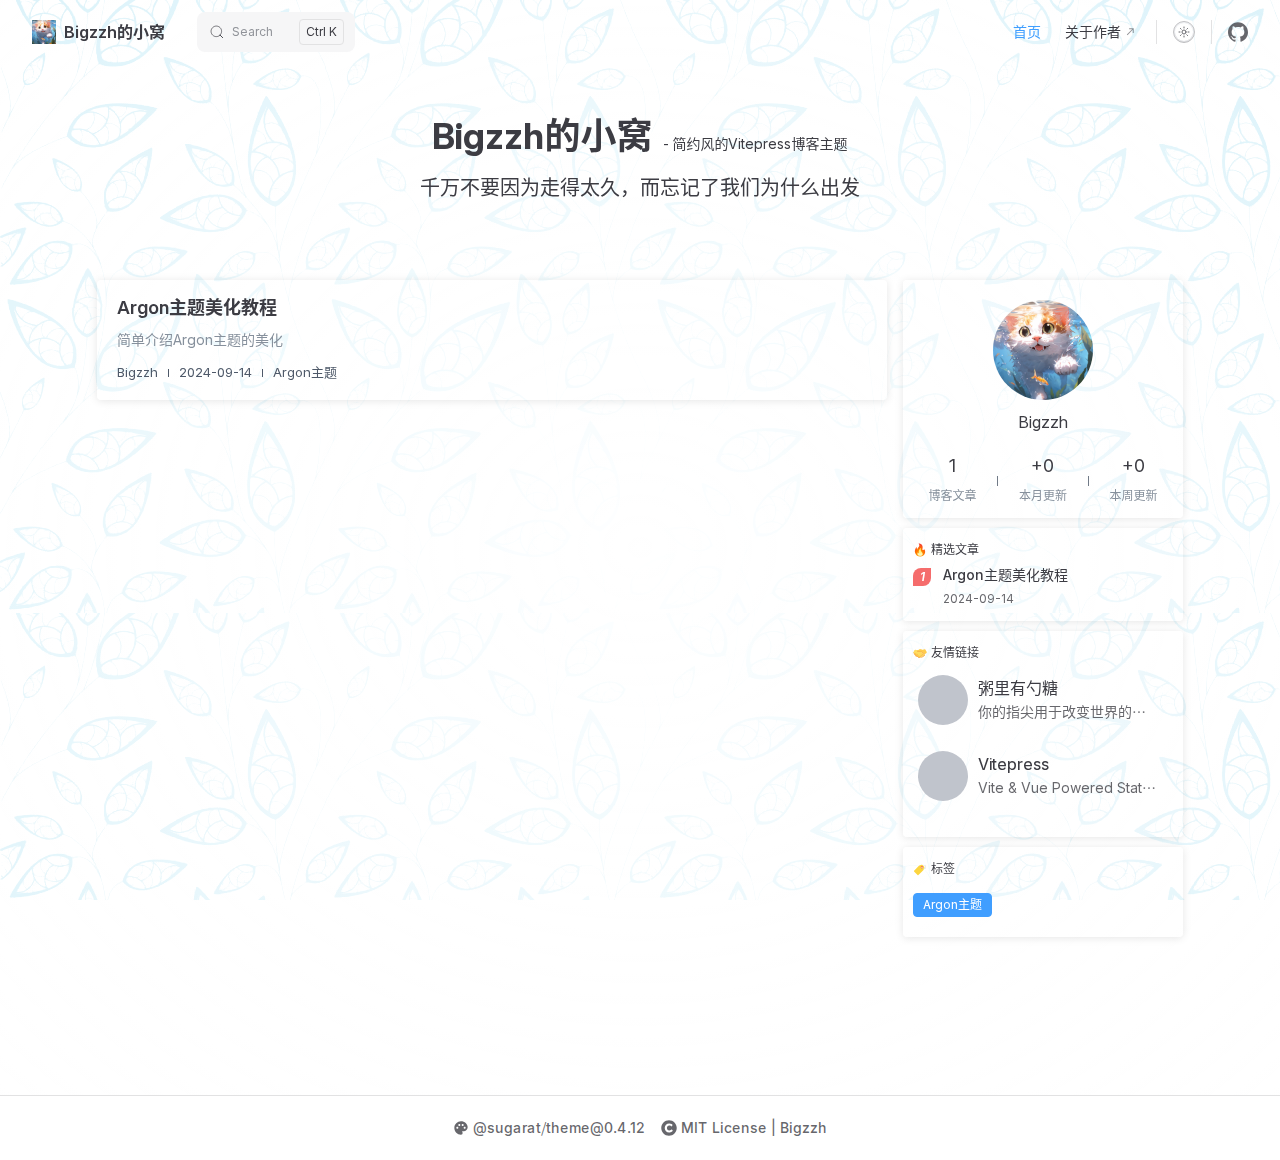
<file: index.html>
<!DOCTYPE html>
<html lang="zh-cn" dir="ltr">
  <head>
    <meta charset="utf-8">
    <meta name="viewport" content="width=device-width,initial-scale=1">
    <title>Bigzzh的小窝</title>
    <meta name="description" content="基于vitepress实现">
    <meta name="generator" content="VitePress v1.3.4">
    <link rel="preload stylesheet" href="/assets/style.D7xjP_9g.css" as="style">
    
    <script type="module" src="/assets/app.pXbNOOL_.js"></script>
    <link rel="preload" href="/assets/inter-roman-latin.Di8DUHzh.woff2" as="font" type="font/woff2" crossorigin="">
    <link rel="modulepreload" href="/assets/chunks/framework.BA0Hkrd7.js">
    <link rel="modulepreload" href="/assets/chunks/theme.Boyz0QAf.js">
    <link rel="modulepreload" href="/assets/index.md.DaHCKdZ2.lean.js">
    <link rel="icon" href="/tab_logo.ico">
    <script id="check-dark-mode">(()=>{const e=localStorage.getItem("vitepress-theme-appearance")||"auto",a=window.matchMedia("(prefers-color-scheme: dark)").matches;(!e||e==="auto"?a:e==="dark")&&document.documentElement.classList.add("dark")})();</script>
    <script id="check-mac-os">document.documentElement.classList.toggle("mac",/Mac|iPhone|iPod|iPad/i.test(navigator.platform));</script>
    <script type="text/javascript">(function(){document.documentElement.setAttribute("theme","el-blue")})();</script>
    <script>import("/pagefind/pagefind.js").then(i=>{window.__pagefind__=i,i.init()}).catch(()=>{});</script>
  </head>
  <body>
    <div id="app"><div class="Layout blog-theme-layout" data-v-31e5f3f7 data-v-2b13e645><!--[--><!--[--><!--]--><!----><!--]--><!--[--><span tabindex="-1" data-v-9e734b74></span><a href="#VPContent" class="VPSkipLink visually-hidden" data-v-9e734b74> Skip to content </a><!--]--><!----><header class="VPNav" data-v-2b13e645 data-v-9febd9d9><div class="VPNavBar home top" data-v-9febd9d9 data-v-379e6e07><div class="wrapper" data-v-379e6e07><div class="container" data-v-379e6e07><div class="title" data-v-379e6e07><div class="VPNavBarTitle" data-v-379e6e07 data-v-06709c97><a class="title" href="/" data-v-06709c97><!--[--><!--]--><!--[--><img class="VPImage logo" src="/logo.jpg" alt data-v-8e7b3ab9><!--]--><span data-v-06709c97>Bigzzh的小窝</span><!--[--><!--]--></a></div></div><div class="content" data-v-379e6e07><div class="content-body" data-v-379e6e07><!--[--><!--]--><div class="blog-search search" data-pagefind-ignore="all" data-v-379e6e07 data-v-1a3e8d6a><div class="nav-search-btn-wait" data-v-1a3e8d6a><span data-v-1a3e8d6a><svg width="14" height="14" viewBox="0 0 20 20" data-v-1a3e8d6a><path d="M14.386 14.386l4.0877 4.0877-4.0877-4.0877c-2.9418 2.9419-7.7115 2.9419-10.6533 0-2.9419-2.9418-2.9419-7.7115 0-10.6533 2.9418-2.9419 7.7115-2.9419 10.6533 0 2.9419 2.9418 2.9419 7.7115 0 10.6533z" stroke="currentColor" fill="none" fill-rule="evenodd" stroke-linecap="round" stroke-linejoin="round" data-v-1a3e8d6a></path></svg></span><span class="search-tip" data-v-1a3e8d6a>Search</span><span class="metaKey" data-v-1a3e8d6a> K </span></div><!----></div><nav aria-labelledby="main-nav-aria-label" class="VPNavBarMenu menu" data-v-379e6e07 data-v-7fbc12fe><span id="main-nav-aria-label" class="visually-hidden" data-v-7fbc12fe> Main Navigation </span><!--[--><!--[--><a class="VPLink link VPNavBarMenuLink active" href="/" tabindex="0" data-v-7fbc12fe data-v-a20b0a69><!--[--><span data-v-a20b0a69>首页</span><!--]--></a><!--]--><!--[--><a class="VPLink link vp-external-link-icon VPNavBarMenuLink" href="https://www.yuque.com/bigzzh" target="_blank" rel="noreferrer" tabindex="0" data-v-7fbc12fe data-v-a20b0a69><!--[--><span data-v-a20b0a69>关于作者</span><!--]--></a><!--]--><!--]--></nav><!----><div class="VPNavBarAppearance appearance" data-v-379e6e07 data-v-81c5c40e><button class="VPSwitch VPSwitchAppearance" type="button" role="switch" title="Switch to dark theme" aria-checked="false" data-v-81c5c40e data-v-3d0d776e data-v-a198899a><span class="check" data-v-a198899a><span class="icon" data-v-a198899a><!--[--><span class="vpi-sun sun" data-v-3d0d776e></span><span class="vpi-moon moon" data-v-3d0d776e></span><!--]--></span></span></button></div><div class="VPSocialLinks VPNavBarSocialLinks social-links" data-v-379e6e07 data-v-2300a613 data-v-e108f62c><!--[--><a class="VPSocialLink no-icon" href="https://github.com/Bigzzh2022" aria-label="github" target="_blank" rel="noopener" data-v-e108f62c data-v-a8a0dd9a><span class="vpi-social-github" /></a><!--]--></div><div class="VPFlyout VPNavBarExtra extra" data-v-379e6e07 data-v-623cf601 data-v-a7aea64e><button type="button" class="button" aria-haspopup="true" aria-expanded="false" aria-label="extra navigation" data-v-a7aea64e><span class="vpi-more-horizontal icon" data-v-a7aea64e></span></button><div class="menu" data-v-a7aea64e><div class="VPMenu" data-v-a7aea64e data-v-e71db168><!----><!--[--><!--[--><!----><div class="group" data-v-623cf601><div class="item appearance" data-v-623cf601><p class="label" data-v-623cf601>Appearance</p><div class="appearance-action" data-v-623cf601><button class="VPSwitch VPSwitchAppearance" type="button" role="switch" title="Switch to dark theme" aria-checked="false" data-v-623cf601 data-v-3d0d776e data-v-a198899a><span class="check" data-v-a198899a><span class="icon" data-v-a198899a><!--[--><span class="vpi-sun sun" data-v-3d0d776e></span><span class="vpi-moon moon" data-v-3d0d776e></span><!--]--></span></span></button></div></div></div><div class="group" data-v-623cf601><div class="item social-links" data-v-623cf601><div class="VPSocialLinks social-links-list" data-v-623cf601 data-v-e108f62c><!--[--><a class="VPSocialLink no-icon" href="https://github.com/Bigzzh2022" aria-label="github" target="_blank" rel="noopener" data-v-e108f62c data-v-a8a0dd9a><span class="vpi-social-github" /></a><!--]--></div></div></div><!--]--><!--]--></div></div></div><!--[--><!--]--><button type="button" class="VPNavBarHamburger hamburger" aria-label="mobile navigation" aria-expanded="false" aria-controls="VPNavScreen" data-v-379e6e07 data-v-bd1c607b><span class="container" data-v-bd1c607b><span class="top" data-v-bd1c607b></span><span class="middle" data-v-bd1c607b></span><span class="bottom" data-v-bd1c607b></span></span></button></div></div></div></div><div class="divider" data-v-379e6e07><div class="divider-line" data-v-379e6e07></div></div></div><!----></header><!----><!----><div class="VPContent is-home" id="VPContent" data-v-2b13e645 data-v-e71da5aa><div class="VPHome" data-v-e71da5aa data-v-eb51b9c2><!--[--><!--[--><!--[--><!--[--><!--]--><div class="home" data-v-31e5f3f7><div style="" class="blog-home-header-avatar" data-v-31e5f3f7 data-v-29c2205d><img src="/logo.jpg" alt="avatar" data-v-29c2205d></div><div class="header-banner" data-v-31e5f3f7><div data-v-31e5f3f7 data-v-5ea4f111><h1 data-v-5ea4f111><span class="name" data-v-5ea4f111>Bigzzh的小窝</span><span style="" class="motto" data-v-5ea4f111>简约风的Vitepress博客主题</span></h1><div class="inspiring-wrapper" data-v-5ea4f111><h2 style="display:none;" data-v-5ea4f111></h2></div></div></div><div class="content-wrapper" data-v-31e5f3f7><div class="blog-list-wrapper" data-v-31e5f3f7><!--[--><ul data-pagefind-ignore="all" data-v-f77573c5><!--[--><li data-v-f77573c5><a class="blog-item" href="/sop/Argon主题.html" data-v-f77573c5 data-v-20be613c><i style="display:none;" class="pin" data-v-20be613c></i><p class="title mobile-visible" data-v-20be613c>Argon主题美化教程</p><div class="info-container" data-v-20be613c><div class="info-part" data-v-20be613c><p class="title pc-visible" data-v-20be613c><span data-v-20be613c>Argon主题美化教程</span></p><p style="" class="description" data-v-20be613c>简单介绍Argon主题的美化</p><!----><div class="badge-list pc-visible" data-v-20be613c><span style="" class="split" data-v-20be613c>Bigzzh</span><span class="split" data-v-20be613c>1分钟前</span><span class="split" data-v-20be613c>Argon主题</span></div></div><div style="display:none;background-image:url();" class="cover-img" data-v-20be613c></div></div><div class="badge-list mobile-visible" data-v-20be613c><span style="" class="split" data-v-20be613c>Bigzzh</span><span class="split" data-v-20be613c>1分钟前</span><span class="split" data-v-20be613c>Argon主题</span></div></a></li><!--]--></ul><!----><!--]--></div><div class="blog-info-wrapper" data-v-31e5f3f7><div class="blog-info" data-pagefind-ignore="all" data-v-31e5f3f7 data-v-3d739abc><!--[--><!----><div class="card" data-v-5ae6128d><div class="blog-author" data-v-5ae6128d data-v-aa5468a3><img src="/logo.jpg" alt="avatar" data-v-aa5468a3><p data-v-aa5468a3>Bigzzh</p></div><div class="overview-data" data-v-5ae6128d><div class="overview-item" data-v-5ae6128d><span class="count" data-v-5ae6128d>1</span><span class="label" data-v-5ae6128d>博客文章</span></div><div class="split" data-v-5ae6128d></div><div class="overview-item" data-v-5ae6128d><span class="count" data-v-5ae6128d>+1</span><span class="label" data-v-5ae6128d>本月更新</span></div><div class="split" data-v-5ae6128d></div><div class="overview-item" data-v-5ae6128d><span class="count" data-v-5ae6128d>+1</span><span class="label" data-v-5ae6128d>本周更新</span></div></div></div><!--]--><div class="card recommend" data-pagefind-ignore="all" data-v-3d739abc data-v-664b4fd1><div class="card-header" data-v-664b4fd1><span class="title svg-icon" data-v-664b4fd1><svg viewBox="0 0 128 128" xmlns="http://www.w3.org/2000/svg">
<radialGradient id="notoFire0" cx="68.884" cy="124.296" r="70.587" gradientTransform="matrix(-1 -.00434 -.00713 1.6408 131.986 -79.345)" gradientUnits="userSpaceOnUse">
    <stop offset=".314" stop-color="#FF9800"/>
    <stop offset=".662" stop-color="#FF6D00"/>
    <stop offset=".972" stop-color="#F44336"/>
</radialGradient>
<path fill="url(#notoFire0)" d="M35.56 40.73c-.57 6.08-.97 16.84 2.62 21.42c0 0-1.69-11.82 13.46-26.65c6.1-5.97 7.51-14.09 5.38-20.18c-1.21-3.45-3.42-6.3-5.34-8.29c-1.12-1.17-.26-3.1 1.37-3.03c9.86.44 25.84 3.18 32.63 20.22c2.98 7.48 3.2 15.21 1.78 23.07c-.9 5.02-4.1 16.18 3.2 17.55c5.21.98 7.73-3.16 8.86-6.14c.47-1.24 2.1-1.55 2.98-.56c8.8 10.01 9.55 21.8 7.73 31.95c-3.52 19.62-23.39 33.9-43.13 33.9c-24.66 0-44.29-14.11-49.38-39.65c-2.05-10.31-1.01-30.71 14.89-45.11c1.18-1.08 3.11-.12 2.95 1.5z"/>
<radialGradient id="notoFire1" cx="64.921" cy="54.062" r="73.86" gradientTransform="matrix(-.0101 .9999 .7525 .0076 26.154 -11.267)" gradientUnits="userSpaceOnUse">
    <stop offset=".214" stop-color="#FFF176"/>
    <stop offset=".328" stop-color="#FFF27D"/>
    <stop offset=".487" stop-color="#FFF48F"/>
    <stop offset=".672" stop-color="#FFF7AD"/>
    <stop offset=".793" stop-color="#FFF9C4"/>
    <stop offset=".822" stop-color="#FFF8BD" stop-opacity=".804"/>
    <stop offset=".863" stop-color="#FFF6AB" stop-opacity=".529"/>
    <stop offset=".91" stop-color="#FFF38D" stop-opacity=".209"/>
    <stop offset=".941" stop-color="#FFF176" stop-opacity="0"/>
</radialGradient>
<path fill="url(#notoFire1)" d="M76.11 77.42c-9.09-11.7-5.02-25.05-2.79-30.37c.3-.7-.5-1.36-1.13-.93c-3.91 2.66-11.92 8.92-15.65 17.73c-5.05 11.91-4.69 17.74-1.7 24.86c1.8 4.29-.29 5.2-1.34 5.36c-1.02.16-1.96-.52-2.71-1.23a16.09 16.09 0 0 1-4.44-7.6c-.16-.62-.97-.79-1.34-.28c-2.8 3.87-4.25 10.08-4.32 14.47C40.47 113 51.68 124 65.24 124c17.09 0 29.54-18.9 19.72-34.7c-2.85-4.6-5.53-7.61-8.85-11.88z"/>
</svg>精选文章</span><!----></div><ol class="recommend-container" data-v-664b4fd1><!--[--><li data-v-664b4fd1><i class="num" data-v-664b4fd1>1</i><div class="des" data-v-664b4fd1><a href="/sop/Argon主题.html" class="title" data-v-664b4fd1><span data-v-664b4fd1>Argon主题美化教程</span></a><div class="suffix" data-v-664b4fd1><span class="tag" data-v-664b4fd1>1分钟前</span></div></div></li><!--]--></ol></div><!----><div class="card tags" data-pagefind-ignore="all" data-v-3d739abc data-v-359c3c43><div class="card-header" data-v-359c3c43><span class="title svg-icon" data-v-359c3c43><svg
t="1695048840129" class="icon" viewBox="0 0 1024 1024" version="1.1"
xmlns="http://www.w3.org/2000/svg" p-id="4290" width="200" height="200"
>
<path
  d="M810.88 245.888a118.432 118.432 0 1 0 0 236.864 118.432 118.432 0 0 0 0-236.864z m-151.008 118.432a151.008 151.008 0 1 1 302.016 0 151.008 151.008 0 0 1-302.016 0z"
  fill="#D3D3D3" p-id="4291"
/>
<path
  d="M774.08 565.6l61.76-160.64c6.4-16.64 2.56-35.84-10.24-48.64l-151.04-151.04c-12.8-12.8-31.68-16.64-48.64-10.24l-160.64 61.76c-12.16 4.8-23.36 11.84-32.64 21.12l-355.2 355.2c-17.92 17.92-17.92 46.72 0 64.32l256 256c17.92 17.92 46.72 17.92 64.32 0l355.2-355.2c9.28-9.28 16.32-20.16 21.12-32.64z m-159.36-149.12c-22.08-22.08-22.08-57.6 0-79.68 22.08-22.08 57.6-22.08 79.68 0 22.08 22.08 22.08 57.6 0 79.68-22.08 21.76-57.92 21.76-79.68 0z"
  fill="#FCD53F" p-id="4292"
/>
<path
  d="M654.4 320.48c14.4 0 28.8 5.44 39.68 16.64 22.08 22.08 22.08 57.6 0 79.68-10.88 10.88-25.28 16.64-39.68 16.64-14.4 0-28.8-5.44-39.68-16.64-22.08-22.08-22.08-57.6 0-79.68 10.88-11.2 25.28-16.64 39.68-16.64z m0-30.08c-23.04 0-44.8 8.96-61.12 25.28a86.72 86.72 0 0 0 0 122.24c16.32 16.32 38.08 25.28 61.12 25.28s44.8-8.96 61.12-25.28a86.72 86.72 0 0 0 0-122.24c-16.32-16.32-38.08-25.28-61.12-25.28z"
  fill="#F8312F" p-id="4293"
/>
<path
  d="M676.16 348.032c8.992 0 16.288 7.296 16.288 16.288a118.144 118.144 0 0 0 64.288 105.44h0.064c22.24 11.296 47.36 15.264 71.68 11.84a16.288 16.288 0 0 1 4.48 32.32 154.24 154.24 0 0 1-90.848-15.04 150.72 150.72 0 0 1-82.24-134.56c0-8.992 7.296-16.288 16.288-16.288z"
  fill="#D3D3D3" p-id="4294"
/>
</svg>标签</span><!----></div><ul class="tag-list" data-v-359c3c43><!--[--><li data-v-359c3c43><span class="el-tag el-tag--primary el-tag--dark" style="" data-v-359c3c43><span class="el-tag__content"><!--[-->Argon主题<!--]--></span><!--v-if--></span></li><!--]--></ul></div></div></div></div></div><!--]--><!--]--><!--]--><!----><!--[--><!--]--><!--[--><!--]--><!----><!--[--><!--]--><div class="vp-doc container" style="" data-v-eb51b9c2 data-v-2903b902><!--[--><div style="position:relative;" data-v-eb51b9c2><div></div></div><!--]--></div></div></div><!----><!--[--><footer class="blog-footer" data-v-31e5f3f7 data-v-32ba3a53><!--[--><!--[--><!--[--><!--]--><p class="footer-item-list" data-v-32ba3a53><!--[--><!--[--><span class="footer-item" data-v-32ba3a53><i data-v-32ba3a53><svg width="128" height="128" viewBox="0 0 24 24" xmlns="http://www.w3.org/2000/svg">
<title>主题</title>
<path d="M12 2C6.49 2 2 6.49 2 12s4.49 10 10 10a2.5 2.5 0 0 0 2.5-2.5c0-.61-.23-1.2-.64-1.67a.528.528 0 0 1-.13-.33c0-.28.22-.5.5-.5H16c3.31 0 6-2.69 6-6c0-4.96-4.49-9-10-9zm5.5 11c-.83 0-1.5-.67-1.5-1.5s.67-1.5 1.5-1.5s1.5.67 1.5 1.5s-.67 1.5-1.5 1.5zm-3-4c-.83 0-1.5-.67-1.5-1.5S13.67 6 14.5 6s1.5.67 1.5 1.5S15.33 9 14.5 9zM5 11.5c0-.83.67-1.5 1.5-1.5s1.5.67 1.5 1.5S7.33 13 6.5 13S5 12.33 5 11.5zm6-4c0 .83-.67 1.5-1.5 1.5S8 8.33 8 7.5S8.67 6 9.5 6s1.5.67 1.5 1.5z"/>
</svg></i><a href="https://theme.sugarat.top/" target="_blank" rel="noopener noreferrer" data-v-32ba3a53>@sugarat/theme@0.4.12</a></span><!--]--><!--[--><span class="footer-item" data-v-32ba3a53><i data-v-32ba3a53><svg t="1695543755857" class="icon" viewBox="0 0 1024 1024" version="1.1" xmlns="http://www.w3.org/2000/svg" p-id="89399" width="200" height="200"><path d="M512 16C238.066 16 16 238.066 16 512s222.066 496 496 496 496-222.066 496-496S785.934 16 512 16z m234.268 693.506c-3.184 3.734-79.552 91.462-219.702 91.462-169.384 0-288.968-126.52-288.968-291.134 0-162.606 124.008-286.802 287.524-286.802 133.914 0 203.93 74.63 206.844 77.808a24 24 0 0 1 2.476 29.246l-44.76 69.31c-8.098 12.534-25.548 14.702-36.468 4.59-0.466-0.428-53.058-47.76-123.76-47.76-92.232 0-147.832 67.15-147.832 152.164 0 79.204 51.028 159.384 148.554 159.384 77.394 0 130.56-56.676 131.088-57.25 10.264-11.13 28.118-10.066 37.016 2.106l49.094 67.144a24.002 24.002 0 0 1-1.106 29.732z" p-id="89400"></path></svg></i><span data-v-32ba3a53>MIT License | Bigzzh</span></span><!--]--><!--]--></p><!--[--><!--]--><!--]--><!--]--></footer><!--[--><!--]--><!--]--></div></div>
    <script>window.__VP_HASH_MAP__=JSON.parse("{\"index.md\":\"DaHCKdZ2\",\"sop_argon主题.md\":\"DL-GnyyR\"}");window.__VP_SITE_DATA__=JSON.parse("{\"lang\":\"zh-cn\",\"dir\":\"ltr\",\"title\":\"Bigzzh的小窝\",\"description\":\"基于vitepress实现\",\"base\":\"/\",\"head\":[],\"router\":{\"prefetchLinks\":true},\"appearance\":true,\"themeConfig\":{\"blog\":{\"pagesData\":[{\"route\":\"/sop/Argon主题\",\"meta\":{\"title\":\"Argon主题美化教程\",\"titleTemplate\":\"Argon主题\",\"sticky\":100,\"description\":\"简单介绍Argon主题的美化\",\"tag\":[\"Argon主题\"],\"date\":\"2024-09-14 14:03:53\",\"cover\":\"\"}}],\"mermaid\":true,\"footer\":{\"copyright\":\"MIT License | Bigzzh\"},\"themeColor\":\"el-blue\",\"author\":\"Bigzzh\",\"friend\":[{\"nickname\":\"粥里有勺糖\",\"des\":\"你的指尖用于改变世界的力量\",\"avatar\":\"https://img.cdn.sugarat.top/mdImg/MTY3NDk5NTE2NzAzMA==674995167030\",\"url\":\"https://sugarat.top\"},{\"nickname\":\"Vitepress\",\"des\":\"Vite & Vue Powered Static Site Generator\",\"avatar\":\"https://vitepress.dev/vitepress-logo-large.webp\",\"url\":\"https://vitepress.dev/\"}]},\"sidebar\":[{\"text\":\"\",\"items\":[]}],\"outline\":{\"level\":[2,3],\"label\":\"目录\"},\"returnToTopLabel\":\"回到顶部\",\"sidebarMenuLabel\":\"相关文章\",\"lastUpdatedText\":\"上次更新于\",\"logo\":\"/logo.jpg\",\"editLink\":{\"pattern\":\"https://github.com/Bigzzh2022/Bigzzh2022.github.io/edit/main/:path\",\"text\":\"去 GitHub 上编辑内容\"},\"nav\":[{\"text\":\"首页\",\"link\":\"/\"},{\"text\":\"关于作者\",\"link\":\"https://www.yuque.com/bigzzh\"}],\"socialLinks\":[{\"icon\":\"github\",\"link\":\"https://github.com/Bigzzh2022\"}]},\"locales\":{},\"scrollOffset\":134,\"cleanUrls\":false}");</script>
    
  </body>
</html>
</file>
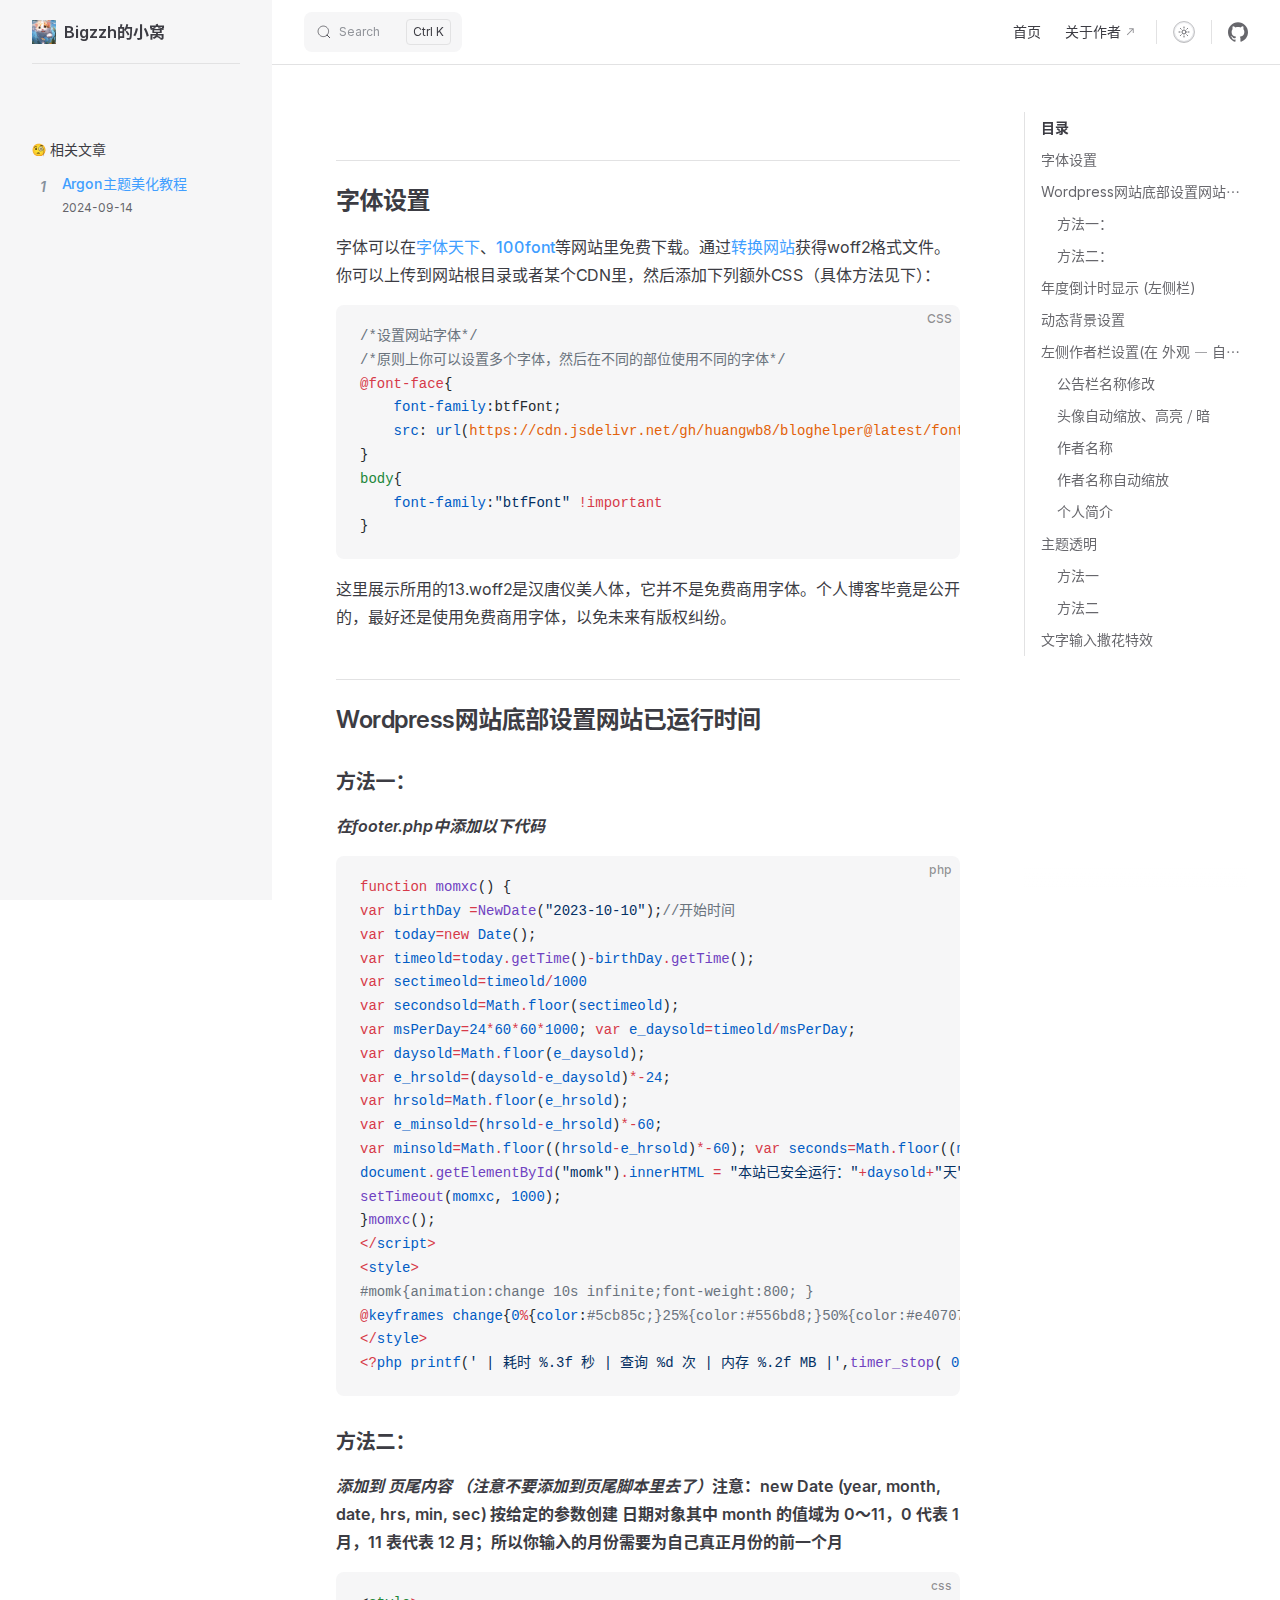
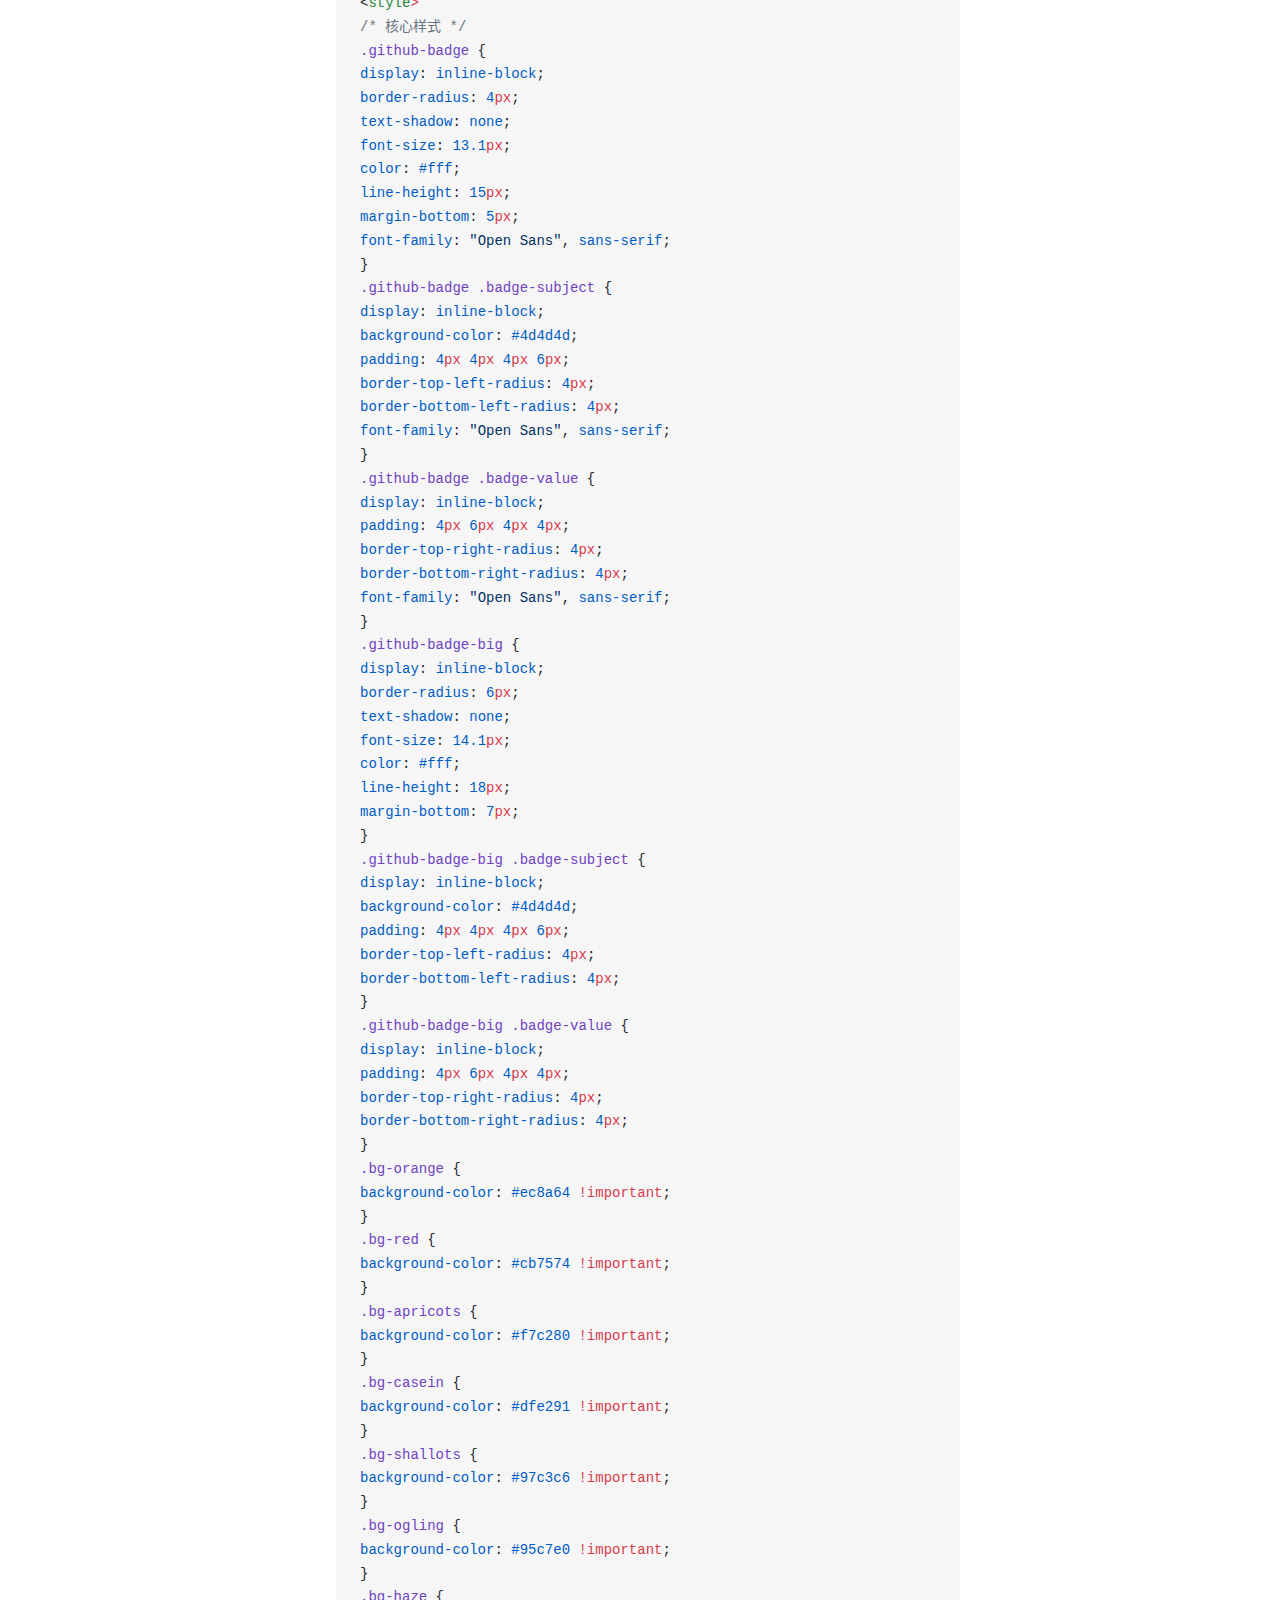
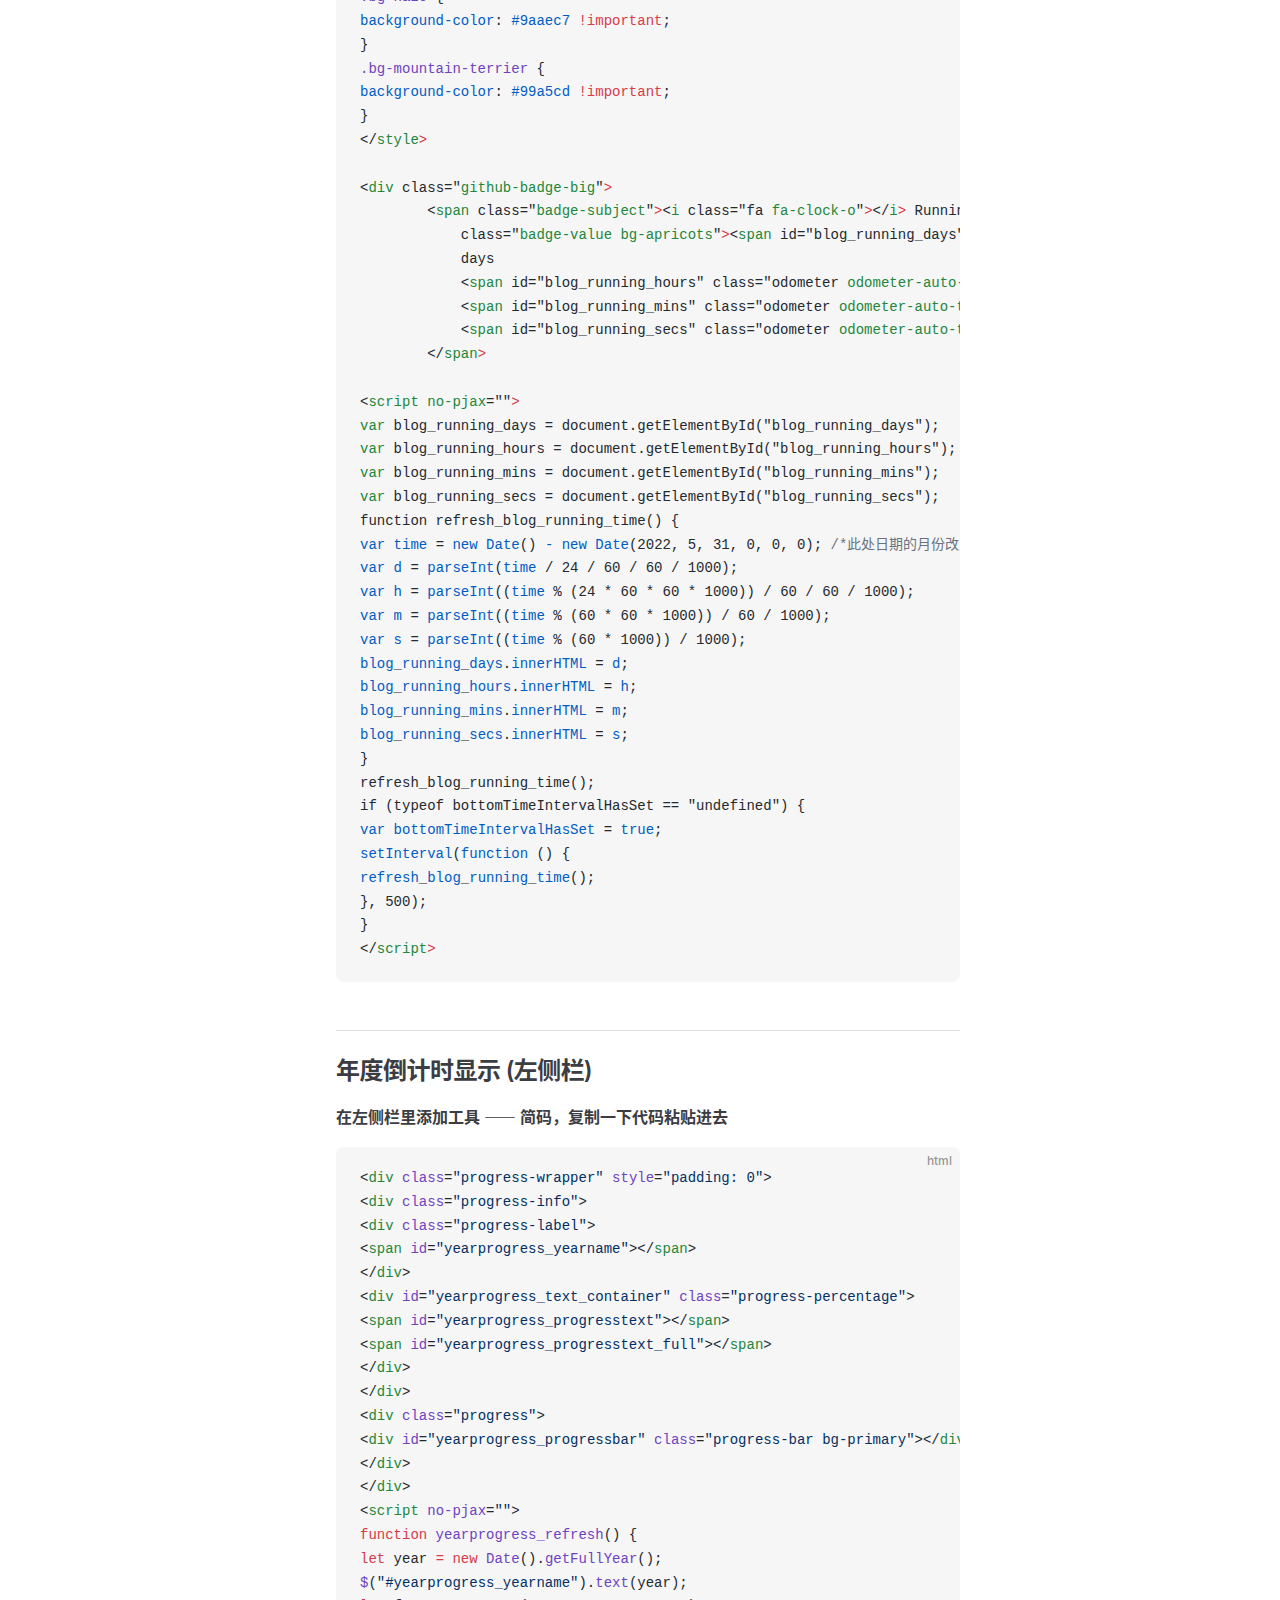
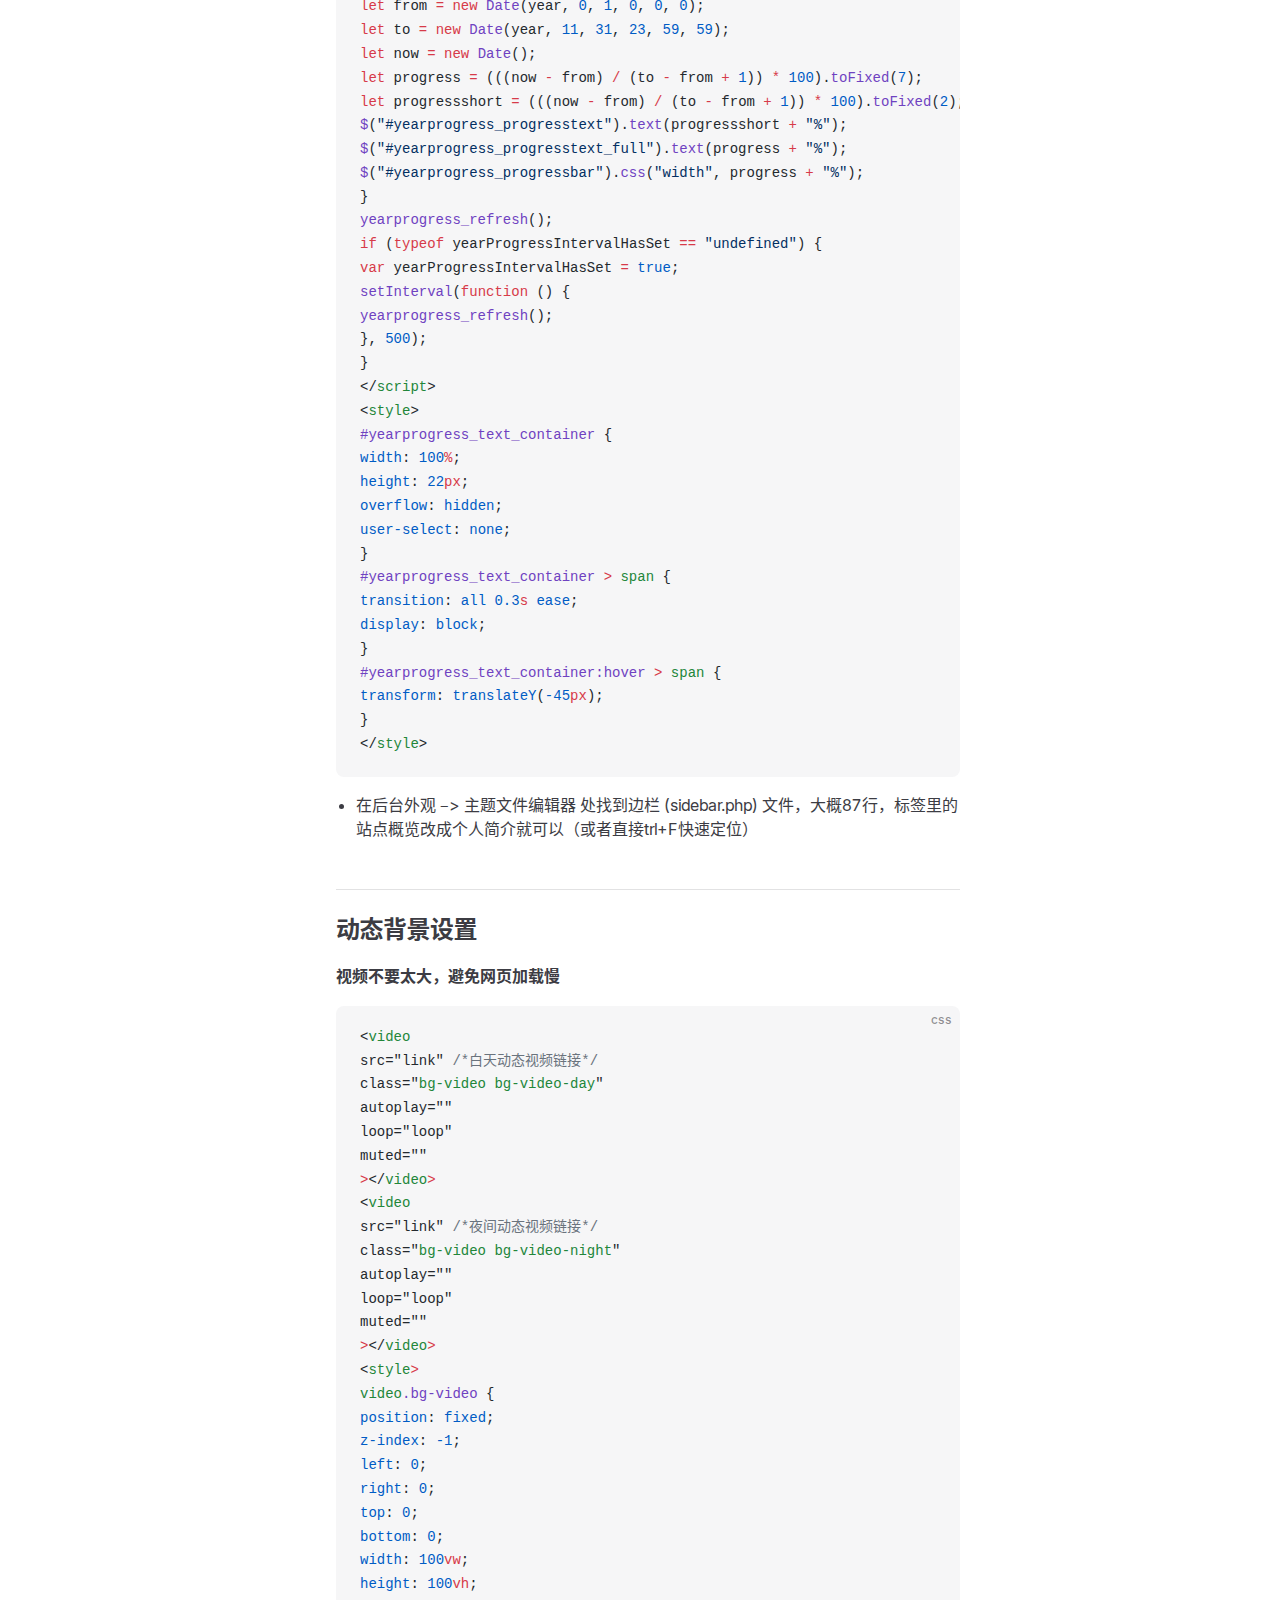
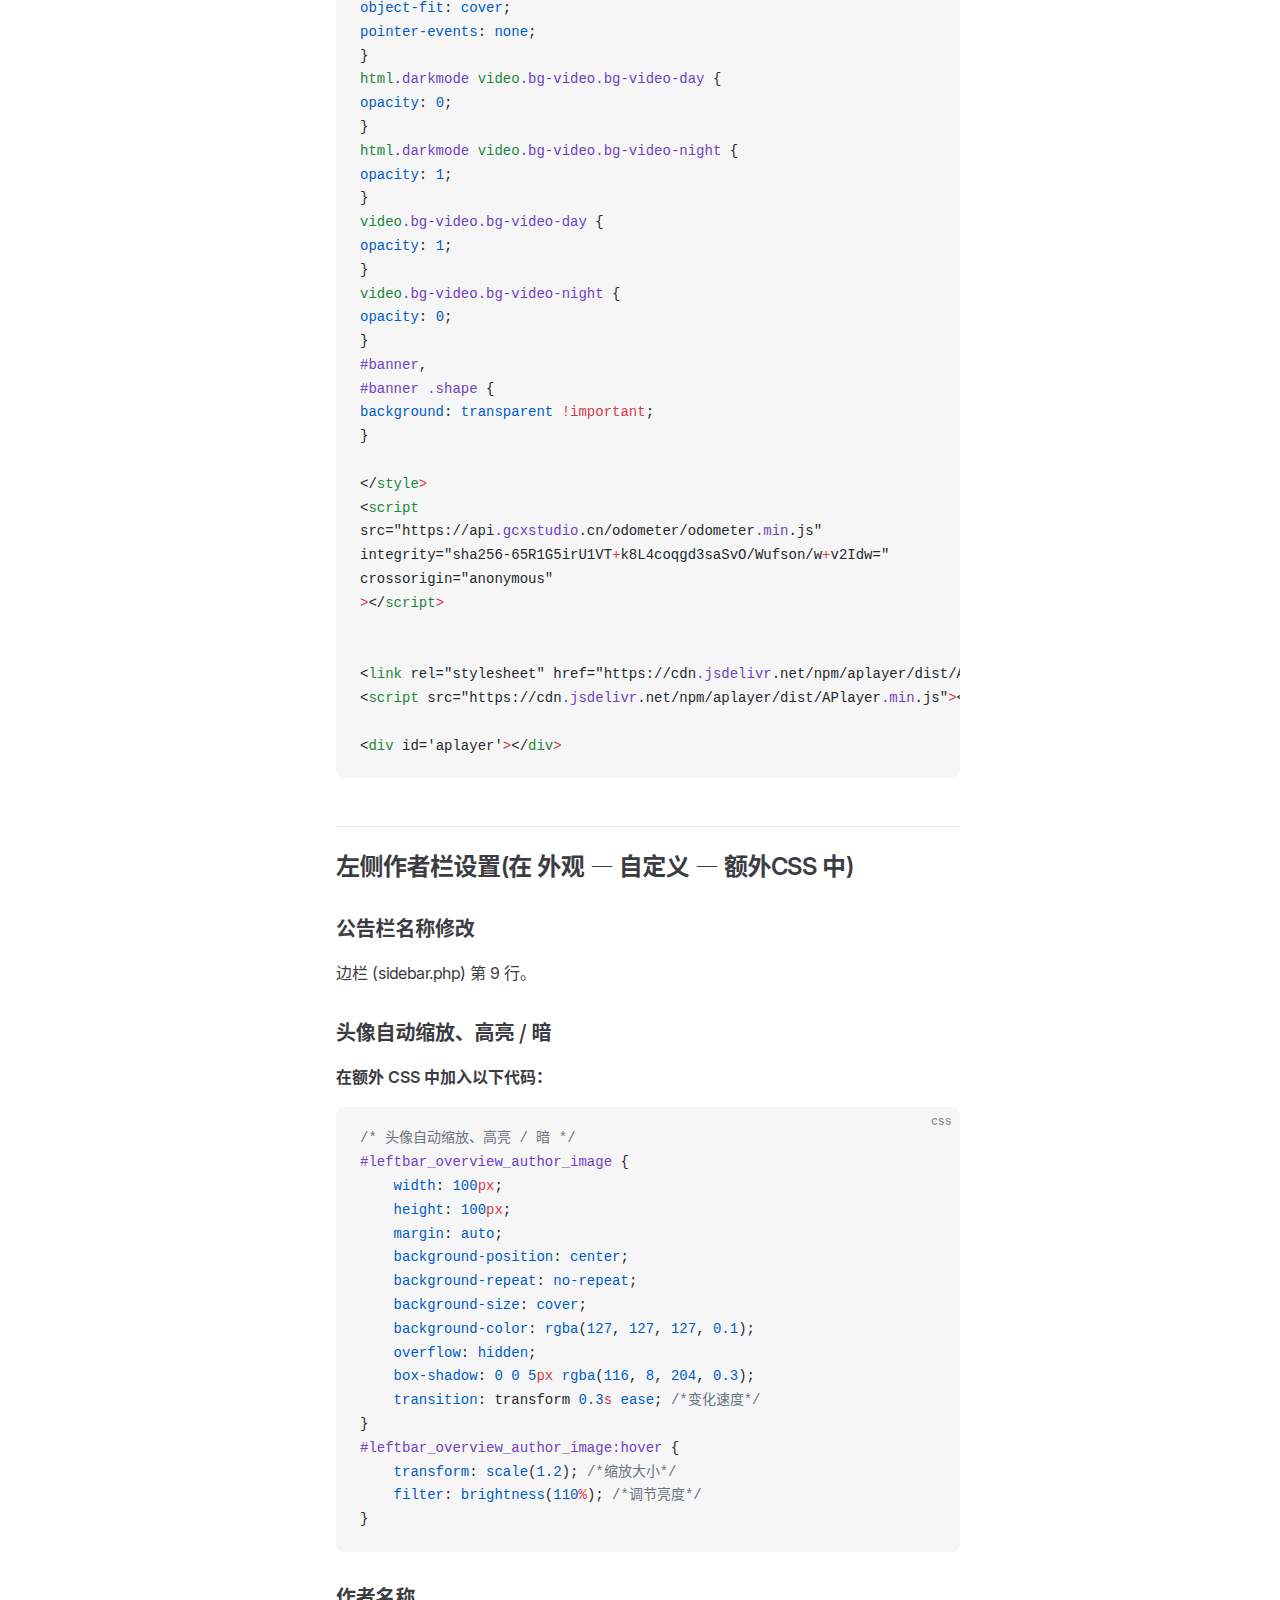
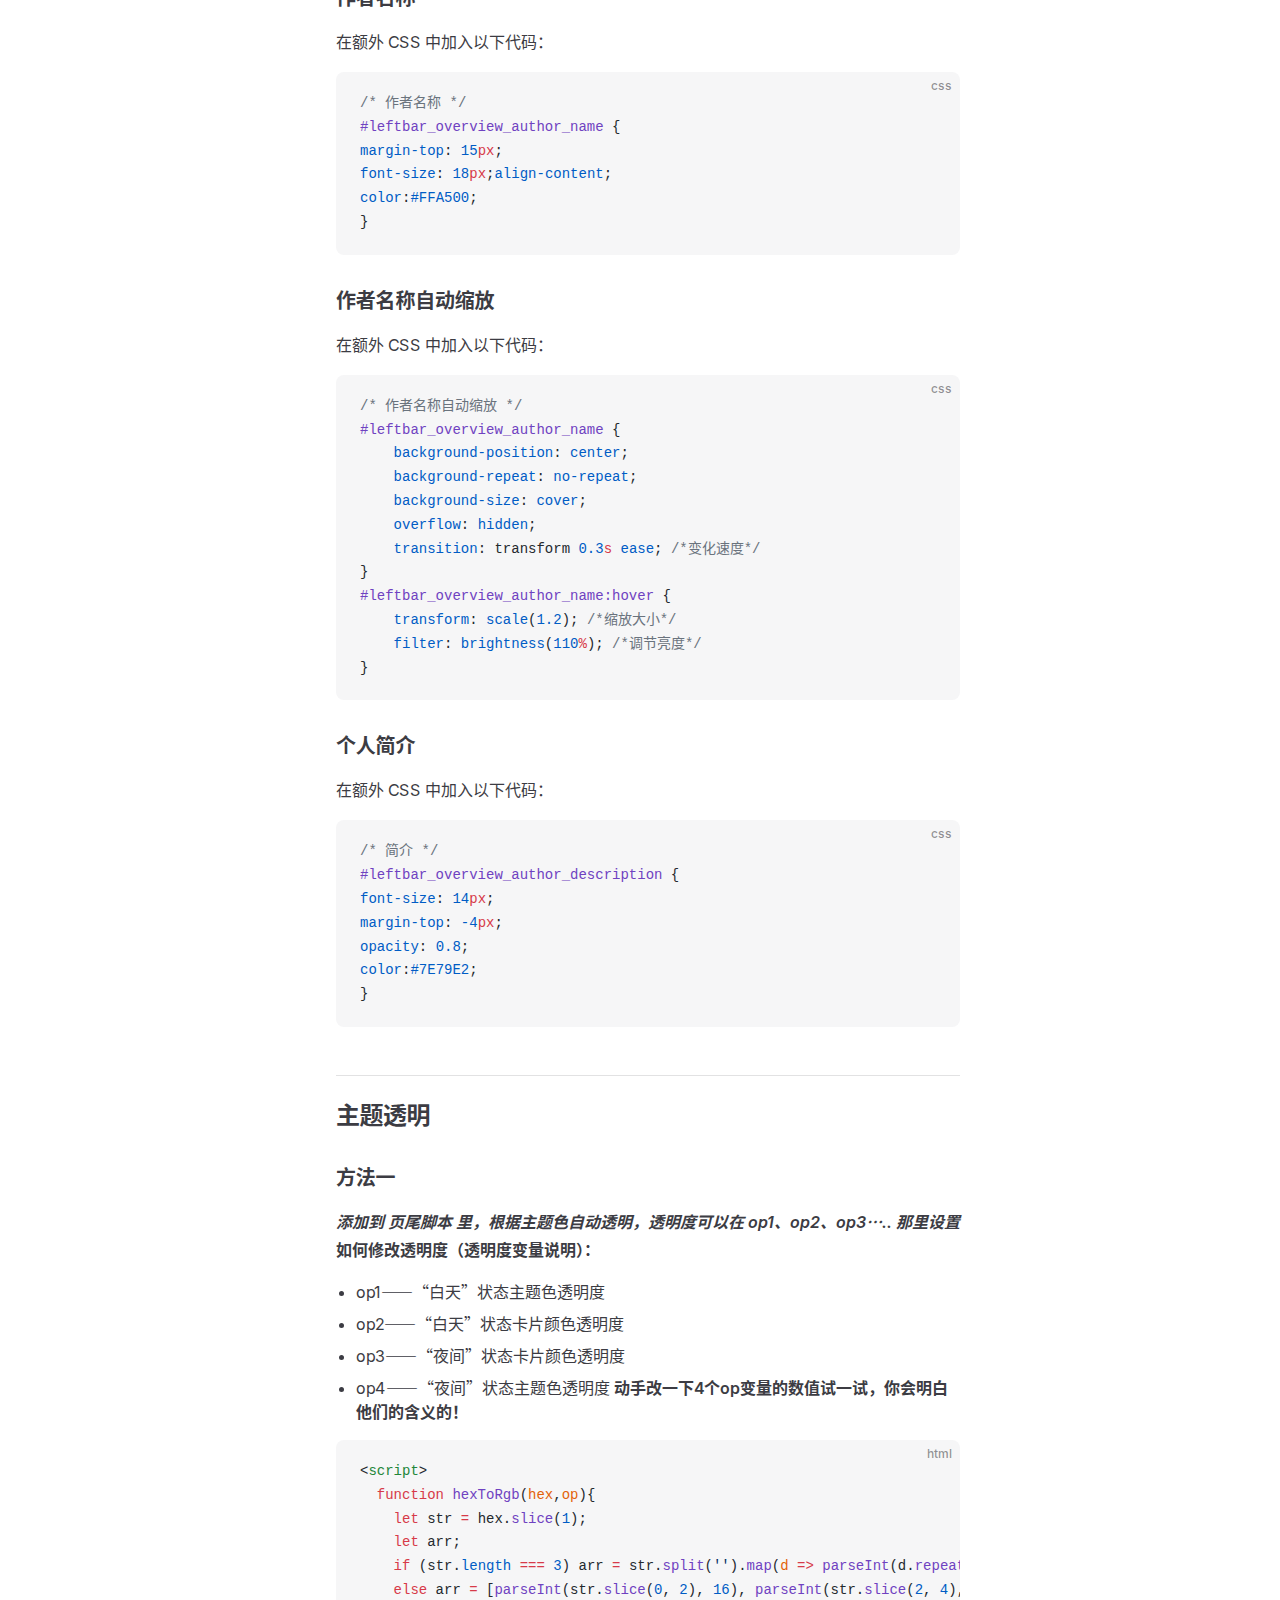
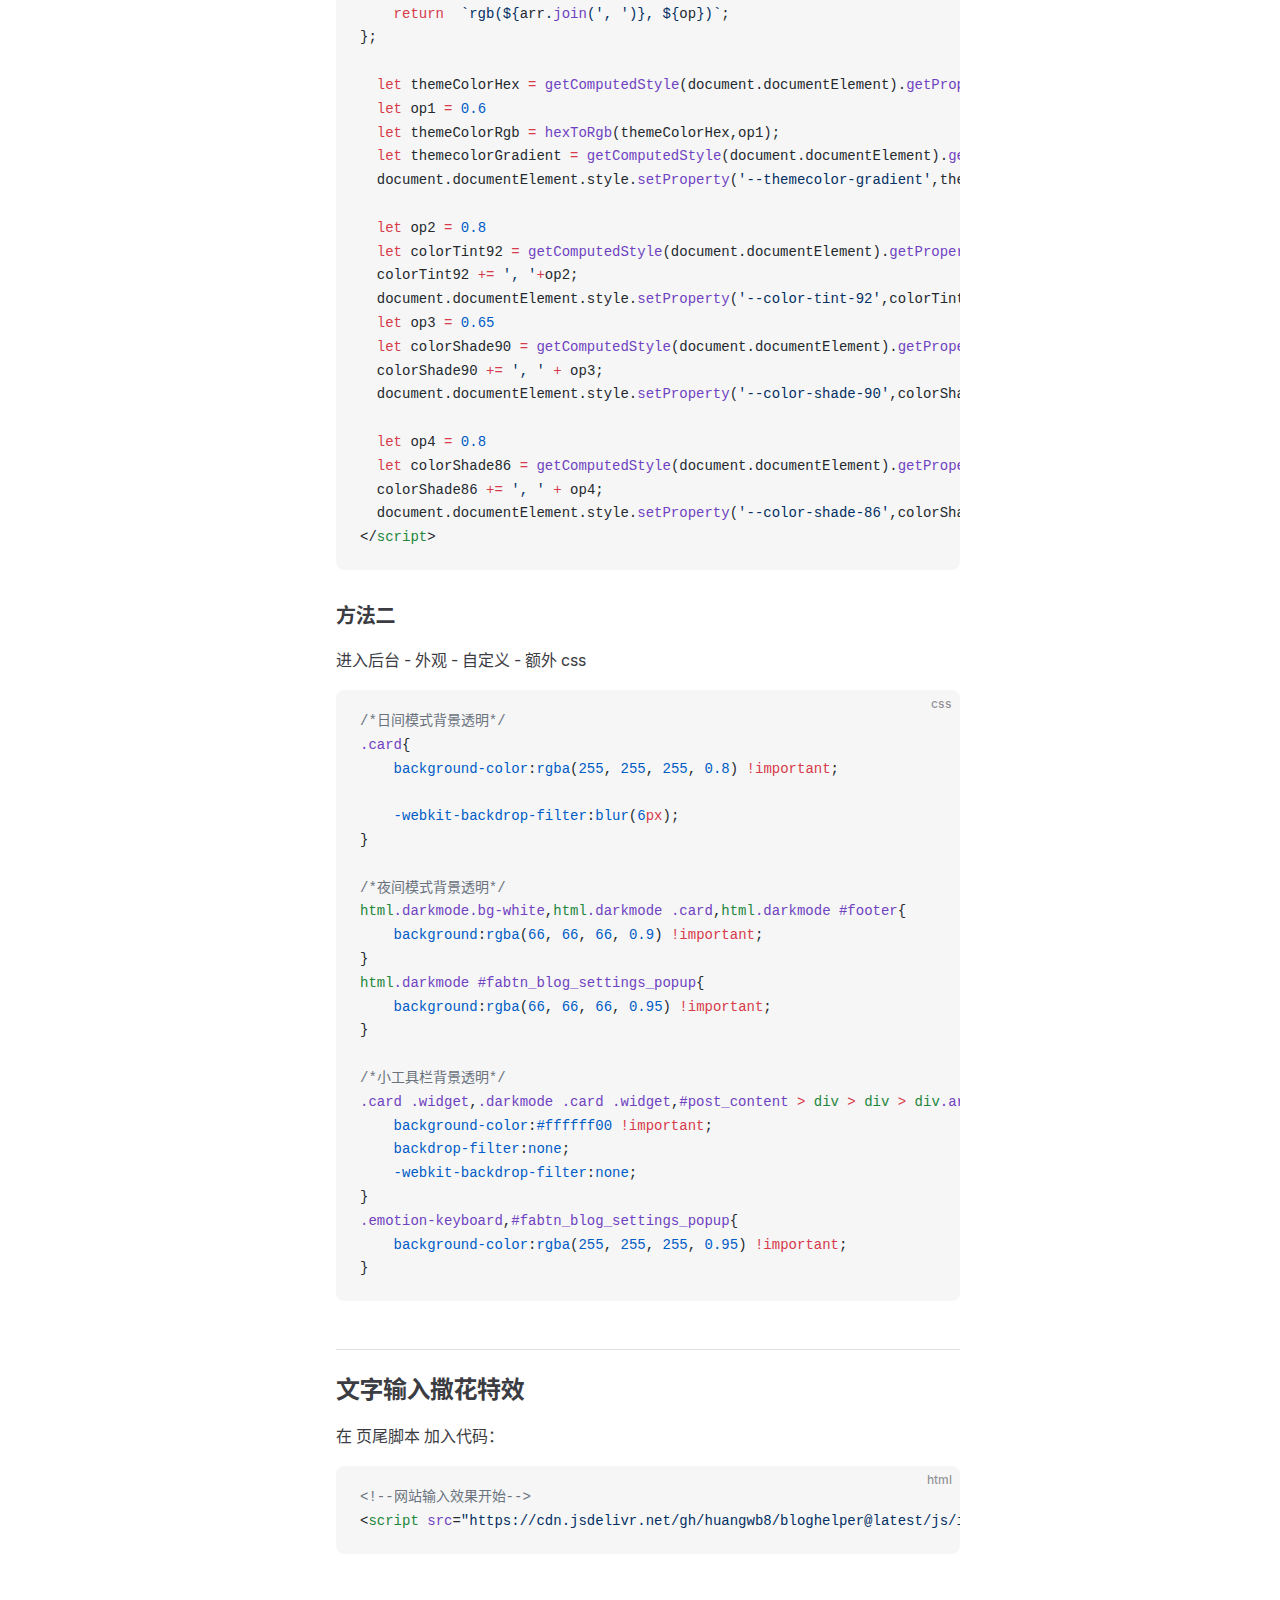
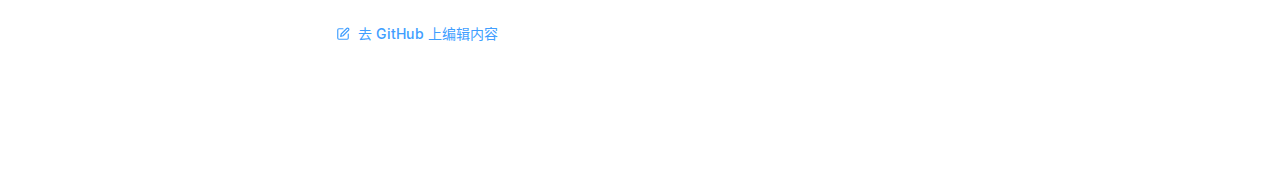
<file: sop/Argon主题.html>
<!DOCTYPE html>
<html lang="zh-cn" dir="ltr">
  <head>
    <meta charset="utf-8">
    <meta name="viewport" content="width=device-width,initial-scale=1">
    <title>Argon主题美化教程 | Argon主题</title>
    <meta name="description" content="简单介绍Argon主题的美化">
    <meta name="generator" content="VitePress v1.3.4">
    <link rel="preload stylesheet" href="/assets/style.D7xjP_9g.css" as="style">
    
    <script type="module" src="/assets/app.pXbNOOL_.js"></script>
    <link rel="preload" href="/assets/inter-roman-latin.Di8DUHzh.woff2" as="font" type="font/woff2" crossorigin="">
    <link rel="modulepreload" href="/assets/chunks/framework.BA0Hkrd7.js">
    <link rel="modulepreload" href="/assets/chunks/theme.Boyz0QAf.js">
    <link rel="modulepreload" href="/assets/sop_Argon主题.md.DL-GnyyR.lean.js">
    <link rel="icon" href="/tab_logo.ico">
    <script id="check-dark-mode">(()=>{const e=localStorage.getItem("vitepress-theme-appearance")||"auto",a=window.matchMedia("(prefers-color-scheme: dark)").matches;(!e||e==="auto"?a:e==="dark")&&document.documentElement.classList.add("dark")})();</script>
    <script id="check-mac-os">document.documentElement.classList.toggle("mac",/Mac|iPhone|iPod|iPad/i.test(navigator.platform));</script>
    <script type="text/javascript">(function(){document.documentElement.setAttribute("theme","el-blue")})();</script>
    <script>import("/pagefind/pagefind.js").then(i=>{window.__pagefind__=i,i.init()}).catch(()=>{});</script>
  </head>
  <body>
    <div id="app"><div class="Layout blog-theme-layout" data-v-31e5f3f7 data-v-2b13e645><!--[--><!--[--><!--]--><!----><!--]--><!--[--><span tabindex="-1" data-v-9e734b74></span><a href="#VPContent" class="VPSkipLink visually-hidden" data-v-9e734b74> Skip to content </a><!--]--><!----><header class="VPNav" data-v-2b13e645 data-v-9febd9d9><div class="VPNavBar has-sidebar top" data-v-9febd9d9 data-v-379e6e07><div class="wrapper" data-v-379e6e07><div class="container" data-v-379e6e07><div class="title" data-v-379e6e07><div class="VPNavBarTitle has-sidebar" data-v-379e6e07 data-v-06709c97><a class="title" href="/" data-v-06709c97><!--[--><!--]--><!--[--><img class="VPImage logo" src="/logo.jpg" alt data-v-8e7b3ab9><!--]--><span data-v-06709c97>Bigzzh的小窝</span><!--[--><!--]--></a></div></div><div class="content" data-v-379e6e07><div class="content-body" data-v-379e6e07><!--[--><!--]--><div class="blog-search search" data-pagefind-ignore="all" data-v-379e6e07 data-v-1a3e8d6a><div class="nav-search-btn-wait" data-v-1a3e8d6a><span data-v-1a3e8d6a><svg width="14" height="14" viewBox="0 0 20 20" data-v-1a3e8d6a><path d="M14.386 14.386l4.0877 4.0877-4.0877-4.0877c-2.9418 2.9419-7.7115 2.9419-10.6533 0-2.9419-2.9418-2.9419-7.7115 0-10.6533 2.9418-2.9419 7.7115-2.9419 10.6533 0 2.9419 2.9418 2.9419 7.7115 0 10.6533z" stroke="currentColor" fill="none" fill-rule="evenodd" stroke-linecap="round" stroke-linejoin="round" data-v-1a3e8d6a></path></svg></span><span class="search-tip" data-v-1a3e8d6a>Search</span><span class="metaKey" data-v-1a3e8d6a> K </span></div><!----></div><nav aria-labelledby="main-nav-aria-label" class="VPNavBarMenu menu" data-v-379e6e07 data-v-7fbc12fe><span id="main-nav-aria-label" class="visually-hidden" data-v-7fbc12fe> Main Navigation </span><!--[--><!--[--><a class="VPLink link VPNavBarMenuLink" href="/" tabindex="0" data-v-7fbc12fe data-v-a20b0a69><!--[--><span data-v-a20b0a69>首页</span><!--]--></a><!--]--><!--[--><a class="VPLink link vp-external-link-icon VPNavBarMenuLink" href="https://www.yuque.com/bigzzh" target="_blank" rel="noreferrer" tabindex="0" data-v-7fbc12fe data-v-a20b0a69><!--[--><span data-v-a20b0a69>关于作者</span><!--]--></a><!--]--><!--]--></nav><!----><div class="VPNavBarAppearance appearance" data-v-379e6e07 data-v-81c5c40e><button class="VPSwitch VPSwitchAppearance" type="button" role="switch" title="Switch to dark theme" aria-checked="false" data-v-81c5c40e data-v-3d0d776e data-v-a198899a><span class="check" data-v-a198899a><span class="icon" data-v-a198899a><!--[--><span class="vpi-sun sun" data-v-3d0d776e></span><span class="vpi-moon moon" data-v-3d0d776e></span><!--]--></span></span></button></div><div class="VPSocialLinks VPNavBarSocialLinks social-links" data-v-379e6e07 data-v-2300a613 data-v-e108f62c><!--[--><a class="VPSocialLink no-icon" href="https://github.com/Bigzzh2022" aria-label="github" target="_blank" rel="noopener" data-v-e108f62c data-v-a8a0dd9a><span class="vpi-social-github" /></a><!--]--></div><div class="VPFlyout VPNavBarExtra extra" data-v-379e6e07 data-v-623cf601 data-v-a7aea64e><button type="button" class="button" aria-haspopup="true" aria-expanded="false" aria-label="extra navigation" data-v-a7aea64e><span class="vpi-more-horizontal icon" data-v-a7aea64e></span></button><div class="menu" data-v-a7aea64e><div class="VPMenu" data-v-a7aea64e data-v-e71db168><!----><!--[--><!--[--><!----><div class="group" data-v-623cf601><div class="item appearance" data-v-623cf601><p class="label" data-v-623cf601>Appearance</p><div class="appearance-action" data-v-623cf601><button class="VPSwitch VPSwitchAppearance" type="button" role="switch" title="Switch to dark theme" aria-checked="false" data-v-623cf601 data-v-3d0d776e data-v-a198899a><span class="check" data-v-a198899a><span class="icon" data-v-a198899a><!--[--><span class="vpi-sun sun" data-v-3d0d776e></span><span class="vpi-moon moon" data-v-3d0d776e></span><!--]--></span></span></button></div></div></div><div class="group" data-v-623cf601><div class="item social-links" data-v-623cf601><div class="VPSocialLinks social-links-list" data-v-623cf601 data-v-e108f62c><!--[--><a class="VPSocialLink no-icon" href="https://github.com/Bigzzh2022" aria-label="github" target="_blank" rel="noopener" data-v-e108f62c data-v-a8a0dd9a><span class="vpi-social-github" /></a><!--]--></div></div></div><!--]--><!--]--></div></div></div><!--[--><!--]--><button type="button" class="VPNavBarHamburger hamburger" aria-label="mobile navigation" aria-expanded="false" aria-controls="VPNavScreen" data-v-379e6e07 data-v-bd1c607b><span class="container" data-v-bd1c607b><span class="top" data-v-bd1c607b></span><span class="middle" data-v-bd1c607b></span><span class="bottom" data-v-bd1c607b></span></span></button></div></div></div></div><div class="divider" data-v-379e6e07><div class="divider-line" data-v-379e6e07></div></div></div><!----></header><div class="VPLocalNav has-sidebar empty" data-v-2b13e645 data-v-c6fb2b66><div class="container" data-v-c6fb2b66><button class="menu" aria-expanded="false" aria-controls="VPSidebarNav" data-v-c6fb2b66><span class="vpi-align-left menu-icon" data-v-c6fb2b66></span><span class="menu-text" data-v-c6fb2b66>相关文章</span></button><div class="VPLocalNavOutlineDropdown" style="--vp-vh:0px;" data-v-c6fb2b66 data-v-19db6201><button data-v-19db6201>回到顶部</button><!----></div></div></div><aside class="VPSidebar" data-v-2b13e645 data-v-148419d7><div class="curtain" data-v-148419d7></div><nav class="nav" id="VPSidebarNav" aria-labelledby="sidebar-aria-label" tabindex="-1" data-v-148419d7><span class="visually-hidden" id="sidebar-aria-label" data-v-148419d7> Sidebar Navigation </span><!--[--><!--]--><!--[--><div class="no-transition group" data-v-2068a08e><div class="VPSidebarItem level-0" data-v-2068a08e data-v-62be2b74><!----><!----></div></div><!--]--><!--[--><!--[--><!--[--><!--]--><div class="sidebar" data-pagefind-ignore="all" data-v-31e5f3f7 style="--79cd1816:40px;--1e6dec28:60px;" data-v-f76df53a><div class="recommend" data-pagefind-ignore="all" data-v-f76df53a style="--327ef097:0px;" data-v-a4c86ed9><div class="card-header" data-v-a4c86ed9><span class="title" data-v-a4c86ed9><span class="svg-icon"><svg width="512" height="512" viewBox="0 0 128 128" xmlns="http://www.w3.org/2000/svg">
<radialGradient id="notoFaceWithMonocle0" cx="63.6" cy="-2088.9" r="56.96" gradientTransform="matrix(1 0 0 -1 0 -2026)" gradientUnits="userSpaceOnUse">
    <stop offset=".5" stop-color="#FDE030"/>
    <stop offset=".919" stop-color="#F7C02B"/>
    <stop offset="1" stop-color="#F4A223"/>
</radialGradient>
<path fill="url(#notoFaceWithMonocle0)" d="M63.6 118.8c-27.9 0-58-17.5-58-55.9S35.7 7 63.6 7c15.5 0 29.8 5.1 40.4 14.4c11.5 10.2 17.6 24.6 17.6 41.5s-6.1 31.2-17.6 41.4c-10.6 9.3-25 14.5-40.4 14.5z"/>
<path fill="#EB8F00" d="M111.49 29.67c5.33 8.6 8.11 18.84 8.11 30.23c0 16.9-6.1 31.2-17.6 41.4c-10.6 9.3-25 14.5-40.4 14.5c-18.06 0-37.04-7.35-48.18-22.94c10.76 17.66 30.99 25.94 50.18 25.94c15.4 0 29.8-5.2 40.4-14.5c11.5-10.2 17.6-24.5 17.6-41.4c0-12.74-3.47-24.06-10.11-33.23z"/>
<path fill="#422B0D" d="M74.3 24.5c.9-.8 1.8-1.5 2.8-2.2s2.1-1.2 3.1-1.8c2.2-1 4.6-2 7.5-2.1c.7-.1 1.4.1 2.2.1c.7 0 1.5.3 2.2.5c.2.1.4.1.5.2l.5.3l1 .5c.6.4 1.2.9 1.8 1.4c1.1 1 1.8 2.3 2.4 3.5c.3.6.5 1.2.7 1.8c.2.6.3 1.2.4 1.6l.1.3c.2 1.2-.6 2.4-1.8 2.6c-1 .2-1.9-.3-2.4-1.1c-.3-.6-.6-1.1-.8-1.5c-.2-.4-.5-.8-.7-1.2c-.5-.7-1.1-1.3-1.7-1.8c-.1-.1-.3-.2-.5-.3c-.2-.1-.3-.2-.4-.3c-.2-.1-.3-.1-.5-.2l-.2-.1h-.3c-.7-.2-1.4-.3-2.2-.2c-1.6 0-3.5.6-5.4 1.3c-.9.4-1.9.8-2.8 1.2c-.9.5-1.9.9-2.9 1.3l-.2.1c-1.2.5-2.5-.1-2.9-1.2c-.5-1-.2-2.1.5-2.7zm-28.7 14c-.8.2-1.3.3-2 .3c-.6 0-1.3.1-1.9 0c-1.3 0-2.6-.2-3.8-.6c-2-.5-4-.8-5.7-.8c-.8 0-1.6.1-2.2.3s-1.1.5-1.6 1c-1 1-2 2.8-3 4.6c-.6 1.1-2 1.5-3.1.9c-.9-.5-1.3-1.5-1.2-2.4c.2-1.1.5-2.3.9-3.5c.5-1.2 1-2.4 2-3.6c1-1.2 2.3-2.2 3.8-2.7s2.9-.7 4.3-.7c2.7.1 5 .8 7.2 1.6c.9.3 1.8.6 2.7.8c.5.1.9.2 1.4.2c.4 0 1 .1 1.3.1h.4c1.2 0 2.2 1.1 2.1 2.3c.1 1.2-.6 2-1.6 2.2zM44 91.3c1.8-2 6.6-4.3 13.3-4.2c8.9.2 13.7 4.2 13.7 4.2c2.9 2.4 1.6 6.1-1.5 5.8c-5-.6-4.7-1.5-13.7-1.7c-6.5-.1-9.6.9-9.9.9c-1.8.1-2.5-.6-2.8-1.8c-.3-1 0-2.3.9-3.2zm38.3-47.5c4.4 0 8.4 3.7 8.4 9.9s-4 9.9-8.4 9.9s-8.4-3.7-8.4-9.9s4-9.9 8.4-9.9zm-45.1 1.7c-4.2 0-8 3.5-8 9.4s3.8 9.4 8 9.4s8-3.5 8-9.4s-3.8-9.4-8-9.4z"/>
<path fill="#896024" d="M81.37 48.35c-1.03-.72-2.58-.49-3.58.95c-1 1.45-.67 2.97.36 3.69c1.03.72 2.58.49 3.58-.95c1.01-1.45.67-2.98-.36-3.69z"/>
<path fill="#404040" d="M106.5 49.9h-5.6v9h5.6c2.7 0 5.4-1.7 5.4-4.3v-.4c0-2.7-2.7-4.3-5.4-4.3zm-.5 7.7c-1.9 0-3.4-1.5-3.4-3.3s1.5-3.3 3.4-3.3s3.4 1.5 3.4 3.3s-1.5 3.3-3.4 3.3zm.1 13.2c-.3 0-.6-.2-.6-.5v-4.6c0-.3.2-.5.5-.5h.1c.3 0 .5.2.5.5v4.6c0 .2-.2.5-.5.5zm0 7.6c-.3 0-.6-.2-.6-.5v-4.6c0-.3.2-.5.5-.5h.1c.3 0 .5.2.5.5v4.6c0 .3-.2.5-.5.5zm0 7.7c-.3 0-.6-.2-.6-.5V81c0-.3.2-.5.5-.5h.1c.3 0 .5.2.5.5v4.6c0 .3-.2.5-.5.5zm0 7.7c-.3 0-.6-.2-.6-.5v-4.6c0-.3.2-.5.5-.5h.1c.3 0 .5.2.5.5v4.6c0 .3-.2.5-.5.5zm0 7.7c-.3 0-.6-.2-.6-.5v-4.6c0-.3.2-.5.5-.5h.1c.3 0 .5.2.5.5v4.6c0 .3-.2.5-.5.5zm0 7.7c-.3 0-.6-.2-.6-.5v-4.6c0-.3.2-.5.5-.5h.1c.3 0 .5.2.5.5v4.6c0 .3-.2.5-.5.5zm0 7.7c-.3 0-.6-.2-.6-.5v-4.6c0-.3.2-.5.5-.5h.1c.3 0 .5.2.5.5v4.6c0 .3-.2.5-.5.5z"/>
<path fill="#404040" d="M106.1 62.7c-.3 0-.6-.2-.6-.5v-4.6c0-.3.2-.5.5-.5h.1c.3 0 .5.2.5.5v4.6c0 .2-.2.5-.5.5z"/>
<circle cx="106.1" cy="64.1" r="2.6" fill="none" stroke="#404040" stroke-miterlimit="10"/>
<circle cx="106.1" cy="71.8" r="2.6" fill="none" stroke="#404040" stroke-miterlimit="10"/>
<circle cx="106.1" cy="79.4" r="2.6" fill="none" stroke="#404040" stroke-miterlimit="10"/>
<circle cx="106.1" cy="87.1" r="2.6" fill="none" stroke="#404040" stroke-miterlimit="10"/>
<circle cx="106.1" cy="94.7" r="2.6" fill="none" stroke="#404040" stroke-miterlimit="10"/>
<circle cx="106.1" cy="102.4" r="2.6" fill="none" stroke="#404040" stroke-miterlimit="10"/>
<circle cx="106.1" cy="110" r="2.6" fill="none" stroke="#404040" stroke-miterlimit="10"/>
<circle cx="106.1" cy="117.7" r="2.6" fill="none" stroke="#404040" stroke-miterlimit="10"/>
<circle cx="79.6" cy="53.7" r="20.6" fill="#CCC" fill-opacity=".5" stroke="#404040" stroke-miterlimit="10" stroke-width="3.5"/>
<path fill="#FFF" d="M94.8 52.5c-.4-3.8-2.1-7.3-4.9-9.7s-6.4-3.7-10-3.7c-3.7 0-7.3 1.2-10.1 3.5s-4.6 5.8-4.9 9.6c0 .3-.3.5-.5.4c-.2 0-.4-.2-.4-.5c-.1-2 .3-4.1 1.1-6c.8-1.9 2-3.6 3.5-5.1c3-2.9 7.3-4.3 11.4-4.3c4.2 0 8.3 1.6 11.3 4.5c1.5 1.5 2.7 3.2 3.5 5.1c.8 1.9 1.1 4 1 6c0 .3-.2.5-.5.5c-.3.1-.5-.1-.5-.3z"/>
<path fill="#896024" d="M37.01 49.35c-1.03-.72-2.58-.49-3.58.95s-.67 2.97.36 3.69c1.03.72 2.58.49 3.58-.95c1.01-1.45.68-2.98-.36-3.69z"/>
</svg></span>相关文章</span><!----></div><ol class="recommend-container" data-v-a4c86ed9><!--[--><li data-v-a4c86ed9><i class="num" data-v-a4c86ed9>1</i><div class="des" data-v-a4c86ed9><a class="current title" href="/sop/Argon主题.html" data-v-a4c86ed9><span data-v-a4c86ed9>Argon主题美化教程</span></a><div class="suffix" data-v-a4c86ed9><span class="tag" data-v-a4c86ed9>1分钟前</span></div></div></li><!--]--></ol></div></div><!--]--><!--]--></nav></aside><div class="VPContent has-sidebar" id="VPContent" data-v-2b13e645 data-v-e71da5aa><div class="VPDoc has-sidebar has-aside" data-v-e71da5aa data-v-605f501b><!--[--><!--]--><div class="container" data-v-605f501b><div class="aside" data-v-605f501b><div class="aside-curtain" data-v-605f501b></div><div class="aside-container" data-v-605f501b><div class="aside-content" data-v-605f501b><div class="VPDocAside" data-v-605f501b data-v-a18daa55><!--[--><!--]--><!--[--><!--]--><nav aria-labelledby="doc-outline-aria-label" class="VPDocAsideOutline" data-v-a18daa55 data-v-e1841b7d><div class="content" data-v-e1841b7d><div class="outline-marker" data-v-e1841b7d></div><div aria-level="2" class="outline-title" id="doc-outline-aria-label" role="heading" data-v-e1841b7d>目录</div><ul class="VPDocOutlineItem root" data-v-e1841b7d data-v-25ff5363><!--[--><!--]--></ul></div></nav><!--[--><!--]--><div class="spacer" data-v-a18daa55></div><!--[--><!--]--><!----><!--[--><!--]--><!--[--><!--]--></div></div></div></div><div class="content" data-v-605f501b><div class="content-container" data-v-605f501b><!--[--><!--[--><!--[--><!--[--><!--]--><!----><!--]--><!--]--><!--]--><main class="main" data-v-605f501b><div style="position:relative;" class="vp-doc _sop_Argon%E4%B8%BB%E9%A2%98" data-v-605f501b><div data-pagefind-body="true"><h2 id="字体设置" tabindex="-1">字体设置 <a class="header-anchor" href="#字体设置" aria-label="Permalink to &quot;字体设置&quot;">​</a></h2><p>字体可以在<a href="https://www.fonts.net.cn/" target="_blank" rel="noreferrer">字体天下</a>、<a href="https://www.100font.com/" target="_blank" rel="noreferrer">100font</a>等网站里免费下载。通过<a href="https://cloudconvert.com/ttf-to-woff2" target="_blank" rel="noreferrer">转换网站</a>获得woff2格式文件。你可以上传到网站根目录或者某个CDN里，然后添加下列额外CSS（具体方法见下）：</p><div class="language-CSS vp-adaptive-theme"><button title="Copy Code" class="copy"></button><span class="lang">CSS</span><pre class="shiki shiki-themes github-light github-dark vp-code" tabindex="0"><code><span class="line"><span style="--shiki-light:#6A737D;--shiki-dark:#6A737D;">/*设置网站字体*/</span></span>
<span class="line"><span style="--shiki-light:#6A737D;--shiki-dark:#6A737D;">/*原则上你可以设置多个字体，然后在不同的部位使用不同的字体*/</span></span>
<span class="line"><span style="--shiki-light:#D73A49;--shiki-dark:#F97583;">@font-face</span><span style="--shiki-light:#24292E;--shiki-dark:#E1E4E8;">{</span></span>
<span class="line"><span style="--shiki-light:#005CC5;--shiki-dark:#79B8FF;">    font-family</span><span style="--shiki-light:#24292E;--shiki-dark:#E1E4E8;">:btfFont;</span></span>
<span class="line"><span style="--shiki-light:#005CC5;--shiki-dark:#79B8FF;">    src</span><span style="--shiki-light:#24292E;--shiki-dark:#E1E4E8;">: </span><span style="--shiki-light:#005CC5;--shiki-dark:#79B8FF;">url</span><span style="--shiki-light:#24292E;--shiki-dark:#E1E4E8;">(</span><span style="--shiki-light:#E36209;--shiki-dark:#FFAB70;">https://cdn.jsdelivr.net/gh/huangwb8/bloghelper@latest/fonts/13.woff2</span><span style="--shiki-light:#24292E;--shiki-dark:#E1E4E8;">) </span><span style="--shiki-light:#005CC5;--shiki-dark:#79B8FF;">format</span><span style="--shiki-light:#24292E;--shiki-dark:#E1E4E8;">(</span><span style="--shiki-light:#032F62;--shiki-dark:#9ECBFF;">&#39;woff2&#39;</span><span style="--shiki-light:#24292E;--shiki-dark:#E1E4E8;">)</span></span>
<span class="line"><span style="--shiki-light:#24292E;--shiki-dark:#E1E4E8;">}</span></span>
<span class="line"><span style="--shiki-light:#22863A;--shiki-dark:#85E89D;">body</span><span style="--shiki-light:#24292E;--shiki-dark:#E1E4E8;">{</span></span>
<span class="line"><span style="--shiki-light:#005CC5;--shiki-dark:#79B8FF;">    font-family</span><span style="--shiki-light:#24292E;--shiki-dark:#E1E4E8;">:</span><span style="--shiki-light:#032F62;--shiki-dark:#9ECBFF;">&quot;btfFont&quot;</span><span style="--shiki-light:#D73A49;--shiki-dark:#F97583;"> !important</span></span>
<span class="line"><span style="--shiki-light:#24292E;--shiki-dark:#E1E4E8;">}</span></span></code></pre></div><p>这里展示所用的13.woff2是汉唐仪美人体，它并不是免费商用字体。个人博客毕竟是公开的，最好还是使用免费商用字体，以免未来有版权纠纷。</p><h2 id="wordpress网站底部设置网站已运行时间" tabindex="-1">Wordpress网站底部设置网站已运行时间 <a class="header-anchor" href="#wordpress网站底部设置网站已运行时间" aria-label="Permalink to &quot;Wordpress网站底部设置网站已运行时间&quot;">​</a></h2><h3 id="方法一" tabindex="-1">方法一： <a class="header-anchor" href="#方法一" aria-label="Permalink to &quot;方法一：&quot;">​</a></h3><p><em><strong>在footer.php中添加以下代码</strong></em></p><div class="language-php vp-adaptive-theme"><button title="Copy Code" class="copy"></button><span class="lang">php</span><pre class="shiki shiki-themes github-light github-dark vp-code" tabindex="0"><code><span class="line"><span style="--shiki-light:#D73A49;--shiki-dark:#F97583;">function</span><span style="--shiki-light:#6F42C1;--shiki-dark:#B392F0;"> momxc</span><span style="--shiki-light:#24292E;--shiki-dark:#E1E4E8;">() {</span></span>
<span class="line"><span style="--shiki-light:#D73A49;--shiki-dark:#F97583;">var</span><span style="--shiki-light:#005CC5;--shiki-dark:#79B8FF;"> birthDay</span><span style="--shiki-light:#D73A49;--shiki-dark:#F97583;"> =</span><span style="--shiki-light:#6F42C1;--shiki-dark:#B392F0;">NewDate</span><span style="--shiki-light:#24292E;--shiki-dark:#E1E4E8;">(</span><span style="--shiki-light:#032F62;--shiki-dark:#9ECBFF;">&quot;2023-10-10&quot;</span><span style="--shiki-light:#24292E;--shiki-dark:#E1E4E8;">);</span><span style="--shiki-light:#6A737D;--shiki-dark:#6A737D;">//开始时间</span></span>
<span class="line"><span style="--shiki-light:#D73A49;--shiki-dark:#F97583;">var</span><span style="--shiki-light:#005CC5;--shiki-dark:#79B8FF;"> today</span><span style="--shiki-light:#D73A49;--shiki-dark:#F97583;">=new</span><span style="--shiki-light:#005CC5;--shiki-dark:#79B8FF;"> Date</span><span style="--shiki-light:#24292E;--shiki-dark:#E1E4E8;">();</span></span>
<span class="line"><span style="--shiki-light:#D73A49;--shiki-dark:#F97583;">var</span><span style="--shiki-light:#005CC5;--shiki-dark:#79B8FF;"> timeold</span><span style="--shiki-light:#D73A49;--shiki-dark:#F97583;">=</span><span style="--shiki-light:#005CC5;--shiki-dark:#79B8FF;">today</span><span style="--shiki-light:#D73A49;--shiki-dark:#F97583;">.</span><span style="--shiki-light:#6F42C1;--shiki-dark:#B392F0;">getTime</span><span style="--shiki-light:#24292E;--shiki-dark:#E1E4E8;">()</span><span style="--shiki-light:#D73A49;--shiki-dark:#F97583;">-</span><span style="--shiki-light:#005CC5;--shiki-dark:#79B8FF;">birthDay</span><span style="--shiki-light:#D73A49;--shiki-dark:#F97583;">.</span><span style="--shiki-light:#6F42C1;--shiki-dark:#B392F0;">getTime</span><span style="--shiki-light:#24292E;--shiki-dark:#E1E4E8;">();</span></span>
<span class="line"><span style="--shiki-light:#D73A49;--shiki-dark:#F97583;">var</span><span style="--shiki-light:#005CC5;--shiki-dark:#79B8FF;"> sectimeold</span><span style="--shiki-light:#D73A49;--shiki-dark:#F97583;">=</span><span style="--shiki-light:#005CC5;--shiki-dark:#79B8FF;">timeold</span><span style="--shiki-light:#D73A49;--shiki-dark:#F97583;">/</span><span style="--shiki-light:#005CC5;--shiki-dark:#79B8FF;">1000</span></span>
<span class="line"><span style="--shiki-light:#D73A49;--shiki-dark:#F97583;">var</span><span style="--shiki-light:#005CC5;--shiki-dark:#79B8FF;"> secondsold</span><span style="--shiki-light:#D73A49;--shiki-dark:#F97583;">=</span><span style="--shiki-light:#005CC5;--shiki-dark:#79B8FF;">Math</span><span style="--shiki-light:#D73A49;--shiki-dark:#F97583;">.</span><span style="--shiki-light:#005CC5;--shiki-dark:#79B8FF;">floor</span><span style="--shiki-light:#24292E;--shiki-dark:#E1E4E8;">(</span><span style="--shiki-light:#005CC5;--shiki-dark:#79B8FF;">sectimeold</span><span style="--shiki-light:#24292E;--shiki-dark:#E1E4E8;">);</span></span>
<span class="line"><span style="--shiki-light:#D73A49;--shiki-dark:#F97583;">var</span><span style="--shiki-light:#005CC5;--shiki-dark:#79B8FF;"> msPerDay</span><span style="--shiki-light:#D73A49;--shiki-dark:#F97583;">=</span><span style="--shiki-light:#005CC5;--shiki-dark:#79B8FF;">24</span><span style="--shiki-light:#D73A49;--shiki-dark:#F97583;">*</span><span style="--shiki-light:#005CC5;--shiki-dark:#79B8FF;">60</span><span style="--shiki-light:#D73A49;--shiki-dark:#F97583;">*</span><span style="--shiki-light:#005CC5;--shiki-dark:#79B8FF;">60</span><span style="--shiki-light:#D73A49;--shiki-dark:#F97583;">*</span><span style="--shiki-light:#005CC5;--shiki-dark:#79B8FF;">1000</span><span style="--shiki-light:#24292E;--shiki-dark:#E1E4E8;">; </span><span style="--shiki-light:#D73A49;--shiki-dark:#F97583;">var</span><span style="--shiki-light:#005CC5;--shiki-dark:#79B8FF;"> e_daysold</span><span style="--shiki-light:#D73A49;--shiki-dark:#F97583;">=</span><span style="--shiki-light:#005CC5;--shiki-dark:#79B8FF;">timeold</span><span style="--shiki-light:#D73A49;--shiki-dark:#F97583;">/</span><span style="--shiki-light:#005CC5;--shiki-dark:#79B8FF;">msPerDay</span><span style="--shiki-light:#24292E;--shiki-dark:#E1E4E8;">;</span></span>
<span class="line"><span style="--shiki-light:#D73A49;--shiki-dark:#F97583;">var</span><span style="--shiki-light:#005CC5;--shiki-dark:#79B8FF;"> daysold</span><span style="--shiki-light:#D73A49;--shiki-dark:#F97583;">=</span><span style="--shiki-light:#005CC5;--shiki-dark:#79B8FF;">Math</span><span style="--shiki-light:#D73A49;--shiki-dark:#F97583;">.</span><span style="--shiki-light:#005CC5;--shiki-dark:#79B8FF;">floor</span><span style="--shiki-light:#24292E;--shiki-dark:#E1E4E8;">(</span><span style="--shiki-light:#005CC5;--shiki-dark:#79B8FF;">e_daysold</span><span style="--shiki-light:#24292E;--shiki-dark:#E1E4E8;">);</span></span>
<span class="line"><span style="--shiki-light:#D73A49;--shiki-dark:#F97583;">var</span><span style="--shiki-light:#005CC5;--shiki-dark:#79B8FF;"> e_hrsold</span><span style="--shiki-light:#D73A49;--shiki-dark:#F97583;">=</span><span style="--shiki-light:#24292E;--shiki-dark:#E1E4E8;">(</span><span style="--shiki-light:#005CC5;--shiki-dark:#79B8FF;">daysold</span><span style="--shiki-light:#D73A49;--shiki-dark:#F97583;">-</span><span style="--shiki-light:#005CC5;--shiki-dark:#79B8FF;">e_daysold</span><span style="--shiki-light:#24292E;--shiki-dark:#E1E4E8;">)</span><span style="--shiki-light:#D73A49;--shiki-dark:#F97583;">*-</span><span style="--shiki-light:#005CC5;--shiki-dark:#79B8FF;">24</span><span style="--shiki-light:#24292E;--shiki-dark:#E1E4E8;">;</span></span>
<span class="line"><span style="--shiki-light:#D73A49;--shiki-dark:#F97583;">var</span><span style="--shiki-light:#005CC5;--shiki-dark:#79B8FF;"> hrsold</span><span style="--shiki-light:#D73A49;--shiki-dark:#F97583;">=</span><span style="--shiki-light:#005CC5;--shiki-dark:#79B8FF;">Math</span><span style="--shiki-light:#D73A49;--shiki-dark:#F97583;">.</span><span style="--shiki-light:#005CC5;--shiki-dark:#79B8FF;">floor</span><span style="--shiki-light:#24292E;--shiki-dark:#E1E4E8;">(</span><span style="--shiki-light:#005CC5;--shiki-dark:#79B8FF;">e_hrsold</span><span style="--shiki-light:#24292E;--shiki-dark:#E1E4E8;">);</span></span>
<span class="line"><span style="--shiki-light:#D73A49;--shiki-dark:#F97583;">var</span><span style="--shiki-light:#005CC5;--shiki-dark:#79B8FF;"> e_minsold</span><span style="--shiki-light:#D73A49;--shiki-dark:#F97583;">=</span><span style="--shiki-light:#24292E;--shiki-dark:#E1E4E8;">(</span><span style="--shiki-light:#005CC5;--shiki-dark:#79B8FF;">hrsold</span><span style="--shiki-light:#D73A49;--shiki-dark:#F97583;">-</span><span style="--shiki-light:#005CC5;--shiki-dark:#79B8FF;">e_hrsold</span><span style="--shiki-light:#24292E;--shiki-dark:#E1E4E8;">)</span><span style="--shiki-light:#D73A49;--shiki-dark:#F97583;">*-</span><span style="--shiki-light:#005CC5;--shiki-dark:#79B8FF;">60</span><span style="--shiki-light:#24292E;--shiki-dark:#E1E4E8;">;</span></span>
<span class="line"><span style="--shiki-light:#D73A49;--shiki-dark:#F97583;">var</span><span style="--shiki-light:#005CC5;--shiki-dark:#79B8FF;"> minsold</span><span style="--shiki-light:#D73A49;--shiki-dark:#F97583;">=</span><span style="--shiki-light:#005CC5;--shiki-dark:#79B8FF;">Math</span><span style="--shiki-light:#D73A49;--shiki-dark:#F97583;">.</span><span style="--shiki-light:#005CC5;--shiki-dark:#79B8FF;">floor</span><span style="--shiki-light:#24292E;--shiki-dark:#E1E4E8;">((</span><span style="--shiki-light:#005CC5;--shiki-dark:#79B8FF;">hrsold</span><span style="--shiki-light:#D73A49;--shiki-dark:#F97583;">-</span><span style="--shiki-light:#005CC5;--shiki-dark:#79B8FF;">e_hrsold</span><span style="--shiki-light:#24292E;--shiki-dark:#E1E4E8;">)</span><span style="--shiki-light:#D73A49;--shiki-dark:#F97583;">*-</span><span style="--shiki-light:#005CC5;--shiki-dark:#79B8FF;">60</span><span style="--shiki-light:#24292E;--shiki-dark:#E1E4E8;">); </span><span style="--shiki-light:#D73A49;--shiki-dark:#F97583;">var</span><span style="--shiki-light:#005CC5;--shiki-dark:#79B8FF;"> seconds</span><span style="--shiki-light:#D73A49;--shiki-dark:#F97583;">=</span><span style="--shiki-light:#005CC5;--shiki-dark:#79B8FF;">Math</span><span style="--shiki-light:#D73A49;--shiki-dark:#F97583;">.</span><span style="--shiki-light:#005CC5;--shiki-dark:#79B8FF;">floor</span><span style="--shiki-light:#24292E;--shiki-dark:#E1E4E8;">((</span><span style="--shiki-light:#005CC5;--shiki-dark:#79B8FF;">minsold</span><span style="--shiki-light:#D73A49;--shiki-dark:#F97583;">-</span><span style="--shiki-light:#005CC5;--shiki-dark:#79B8FF;">e_minsold</span><span style="--shiki-light:#24292E;--shiki-dark:#E1E4E8;">)</span><span style="--shiki-light:#D73A49;--shiki-dark:#F97583;">*-</span><span style="--shiki-light:#005CC5;--shiki-dark:#79B8FF;">60</span><span style="--shiki-light:#24292E;--shiki-dark:#E1E4E8;">)</span><span style="--shiki-light:#D73A49;--shiki-dark:#F97583;">.</span><span style="--shiki-light:#6F42C1;--shiki-dark:#B392F0;">toString</span><span style="--shiki-light:#24292E;--shiki-dark:#E1E4E8;">();</span></span>
<span class="line"><span style="--shiki-light:#005CC5;--shiki-dark:#79B8FF;">document</span><span style="--shiki-light:#D73A49;--shiki-dark:#F97583;">.</span><span style="--shiki-light:#6F42C1;--shiki-dark:#B392F0;">getElementById</span><span style="--shiki-light:#24292E;--shiki-dark:#E1E4E8;">(</span><span style="--shiki-light:#032F62;--shiki-dark:#9ECBFF;">&quot;momk&quot;</span><span style="--shiki-light:#24292E;--shiki-dark:#E1E4E8;">)</span><span style="--shiki-light:#D73A49;--shiki-dark:#F97583;">.</span><span style="--shiki-light:#005CC5;--shiki-dark:#79B8FF;">innerHTML</span><span style="--shiki-light:#D73A49;--shiki-dark:#F97583;"> =</span><span style="--shiki-light:#032F62;--shiki-dark:#9ECBFF;"> &quot;本站已安全运行：&quot;</span><span style="--shiki-light:#D73A49;--shiki-dark:#F97583;">+</span><span style="--shiki-light:#005CC5;--shiki-dark:#79B8FF;">daysold</span><span style="--shiki-light:#D73A49;--shiki-dark:#F97583;">+</span><span style="--shiki-light:#032F62;--shiki-dark:#9ECBFF;">&quot;天&quot;</span><span style="--shiki-light:#D73A49;--shiki-dark:#F97583;">+</span><span style="--shiki-light:#005CC5;--shiki-dark:#79B8FF;">hrsold</span><span style="--shiki-light:#D73A49;--shiki-dark:#F97583;">+</span><span style="--shiki-light:#032F62;--shiki-dark:#9ECBFF;">&quot;小时&quot;</span><span style="--shiki-light:#D73A49;--shiki-dark:#F97583;">+</span><span style="--shiki-light:#005CC5;--shiki-dark:#79B8FF;">minsold</span><span style="--shiki-light:#D73A49;--shiki-dark:#F97583;">+</span><span style="--shiki-light:#032F62;--shiki-dark:#9ECBFF;">&quot;分&quot;</span><span style="--shiki-light:#D73A49;--shiki-dark:#F97583;">+</span><span style="--shiki-light:#005CC5;--shiki-dark:#79B8FF;">seconds</span><span style="--shiki-light:#D73A49;--shiki-dark:#F97583;">+</span><span style="--shiki-light:#032F62;--shiki-dark:#9ECBFF;">&quot;秒&lt;br&gt;&quot;</span><span style="--shiki-light:#24292E;--shiki-dark:#E1E4E8;">;</span></span>
<span class="line"><span style="--shiki-light:#6F42C1;--shiki-dark:#B392F0;">setTimeout</span><span style="--shiki-light:#24292E;--shiki-dark:#E1E4E8;">(</span><span style="--shiki-light:#005CC5;--shiki-dark:#79B8FF;">momxc</span><span style="--shiki-light:#24292E;--shiki-dark:#E1E4E8;">, </span><span style="--shiki-light:#005CC5;--shiki-dark:#79B8FF;">1000</span><span style="--shiki-light:#24292E;--shiki-dark:#E1E4E8;">);</span></span>
<span class="line"><span style="--shiki-light:#24292E;--shiki-dark:#E1E4E8;">}</span><span style="--shiki-light:#6F42C1;--shiki-dark:#B392F0;">momxc</span><span style="--shiki-light:#24292E;--shiki-dark:#E1E4E8;">();</span></span>
<span class="line"><span style="--shiki-light:#D73A49;--shiki-dark:#F97583;">&lt;/</span><span style="--shiki-light:#005CC5;--shiki-dark:#79B8FF;">script</span><span style="--shiki-light:#D73A49;--shiki-dark:#F97583;">&gt;</span></span>
<span class="line"><span style="--shiki-light:#D73A49;--shiki-dark:#F97583;">&lt;</span><span style="--shiki-light:#005CC5;--shiki-dark:#79B8FF;">style</span><span style="--shiki-light:#D73A49;--shiki-dark:#F97583;">&gt;</span></span>
<span class="line"><span style="--shiki-light:#6A737D;--shiki-dark:#6A737D;">#momk{animation:change 10s infinite;font-weight:800; }</span></span>
<span class="line"><span style="--shiki-light:#D73A49;--shiki-dark:#F97583;">@</span><span style="--shiki-light:#005CC5;--shiki-dark:#79B8FF;">keyframes</span><span style="--shiki-light:#005CC5;--shiki-dark:#79B8FF;"> change</span><span style="--shiki-light:#24292E;--shiki-dark:#E1E4E8;">{</span><span style="--shiki-light:#005CC5;--shiki-dark:#79B8FF;">0</span><span style="--shiki-light:#D73A49;--shiki-dark:#F97583;">%</span><span style="--shiki-light:#24292E;--shiki-dark:#E1E4E8;">{</span><span style="--shiki-light:#005CC5;--shiki-dark:#79B8FF;">color</span><span style="--shiki-light:#24292E;--shiki-dark:#E1E4E8;">:</span><span style="--shiki-light:#6A737D;--shiki-dark:#6A737D;">#5cb85c;}25%{color:#556bd8;}50%{color:#e40707;}75%{color:#66e616;}100% {color:#67bd31;}}</span></span>
<span class="line"><span style="--shiki-light:#D73A49;--shiki-dark:#F97583;">&lt;/</span><span style="--shiki-light:#005CC5;--shiki-dark:#79B8FF;">style</span><span style="--shiki-light:#D73A49;--shiki-dark:#F97583;">&gt;</span></span>
<span class="line"><span style="--shiki-light:#D73A49;--shiki-dark:#F97583;">&lt;?</span><span style="--shiki-light:#005CC5;--shiki-dark:#79B8FF;">php</span><span style="--shiki-light:#005CC5;--shiki-dark:#79B8FF;"> printf</span><span style="--shiki-light:#24292E;--shiki-dark:#E1E4E8;">(</span><span style="--shiki-light:#032F62;--shiki-dark:#9ECBFF;">&#39; | 耗时 %.3f 秒 | 查询 %d 次 | 内存 %.2f MB |&#39;</span><span style="--shiki-light:#24292E;--shiki-dark:#E1E4E8;">,</span><span style="--shiki-light:#6F42C1;--shiki-dark:#B392F0;">timer_stop</span><span style="--shiki-light:#24292E;--shiki-dark:#E1E4E8;">( </span><span style="--shiki-light:#005CC5;--shiki-dark:#79B8FF;">0</span><span style="--shiki-light:#24292E;--shiki-dark:#E1E4E8;">, </span><span style="--shiki-light:#005CC5;--shiki-dark:#79B8FF;">3</span><span style="--shiki-light:#24292E;--shiki-dark:#E1E4E8;"> ),</span><span style="--shiki-light:#6F42C1;--shiki-dark:#B392F0;">get_num_queries</span><span style="--shiki-light:#24292E;--shiki-dark:#E1E4E8;">(),</span><span style="--shiki-light:#005CC5;--shiki-dark:#79B8FF;">memory_get_peak_usage</span><span style="--shiki-light:#24292E;--shiki-dark:#E1E4E8;">() </span><span style="--shiki-light:#D73A49;--shiki-dark:#F97583;">/</span><span style="--shiki-light:#005CC5;--shiki-dark:#79B8FF;"> 1024</span><span style="--shiki-light:#D73A49;--shiki-dark:#F97583;"> /</span><span style="--shiki-light:#005CC5;--shiki-dark:#79B8FF;"> 1024</span><span style="--shiki-light:#24292E;--shiki-dark:#E1E4E8;">);</span><span style="--shiki-light:#D73A49;--shiki-dark:#F97583;">?&gt;&lt;</span><span style="--shiki-light:#005CC5;--shiki-dark:#79B8FF;">br</span><span style="--shiki-light:#D73A49;--shiki-dark:#F97583;">&gt;</span></span></code></pre></div><h3 id="方法二" tabindex="-1">方法二： <a class="header-anchor" href="#方法二" aria-label="Permalink to &quot;方法二：&quot;">​</a></h3><p><em><strong>添加到 <em><strong>页尾内容</strong></em> （注意不要添加到页尾脚本里去了）</strong></em><strong>注意：new Date (year, month, date, hrs, min, sec) 按给定的参数创建 日期对象</strong><strong>其中 month 的值域为 0～11，0 代表 1 月，11 表代表 12 月；所以你输入的月份需要为自己真正月份的前一个月</strong></p><div class="language-css vp-adaptive-theme"><button title="Copy Code" class="copy"></button><span class="lang">css</span><pre class="shiki shiki-themes github-light github-dark vp-code" tabindex="0"><code><span class="line"><span style="--shiki-light:#24292E;--shiki-dark:#E1E4E8;">&lt;</span><span style="--shiki-light:#22863A;--shiki-dark:#85E89D;">style</span><span style="--shiki-light:#D73A49;--shiki-dark:#F97583;">&gt;</span></span>
<span class="line"><span style="--shiki-light:#6A737D;--shiki-dark:#6A737D;">/* 核心样式 */</span></span>
<span class="line"><span style="--shiki-light:#6F42C1;--shiki-dark:#B392F0;">.github-badge</span><span style="--shiki-light:#24292E;--shiki-dark:#E1E4E8;"> {</span></span>
<span class="line"><span style="--shiki-light:#005CC5;--shiki-dark:#79B8FF;">display</span><span style="--shiki-light:#24292E;--shiki-dark:#E1E4E8;">: </span><span style="--shiki-light:#005CC5;--shiki-dark:#79B8FF;">inline-block</span><span style="--shiki-light:#24292E;--shiki-dark:#E1E4E8;">;</span></span>
<span class="line"><span style="--shiki-light:#005CC5;--shiki-dark:#79B8FF;">border-radius</span><span style="--shiki-light:#24292E;--shiki-dark:#E1E4E8;">: </span><span style="--shiki-light:#005CC5;--shiki-dark:#79B8FF;">4</span><span style="--shiki-light:#D73A49;--shiki-dark:#F97583;">px</span><span style="--shiki-light:#24292E;--shiki-dark:#E1E4E8;">;</span></span>
<span class="line"><span style="--shiki-light:#005CC5;--shiki-dark:#79B8FF;">text-shadow</span><span style="--shiki-light:#24292E;--shiki-dark:#E1E4E8;">: </span><span style="--shiki-light:#005CC5;--shiki-dark:#79B8FF;">none</span><span style="--shiki-light:#24292E;--shiki-dark:#E1E4E8;">;</span></span>
<span class="line"><span style="--shiki-light:#005CC5;--shiki-dark:#79B8FF;">font-size</span><span style="--shiki-light:#24292E;--shiki-dark:#E1E4E8;">: </span><span style="--shiki-light:#005CC5;--shiki-dark:#79B8FF;">13.1</span><span style="--shiki-light:#D73A49;--shiki-dark:#F97583;">px</span><span style="--shiki-light:#24292E;--shiki-dark:#E1E4E8;">;</span></span>
<span class="line"><span style="--shiki-light:#005CC5;--shiki-dark:#79B8FF;">color</span><span style="--shiki-light:#24292E;--shiki-dark:#E1E4E8;">: </span><span style="--shiki-light:#005CC5;--shiki-dark:#79B8FF;">#fff</span><span style="--shiki-light:#24292E;--shiki-dark:#E1E4E8;">;</span></span>
<span class="line"><span style="--shiki-light:#005CC5;--shiki-dark:#79B8FF;">line-height</span><span style="--shiki-light:#24292E;--shiki-dark:#E1E4E8;">: </span><span style="--shiki-light:#005CC5;--shiki-dark:#79B8FF;">15</span><span style="--shiki-light:#D73A49;--shiki-dark:#F97583;">px</span><span style="--shiki-light:#24292E;--shiki-dark:#E1E4E8;">;</span></span>
<span class="line"><span style="--shiki-light:#005CC5;--shiki-dark:#79B8FF;">margin-bottom</span><span style="--shiki-light:#24292E;--shiki-dark:#E1E4E8;">: </span><span style="--shiki-light:#005CC5;--shiki-dark:#79B8FF;">5</span><span style="--shiki-light:#D73A49;--shiki-dark:#F97583;">px</span><span style="--shiki-light:#24292E;--shiki-dark:#E1E4E8;">;</span></span>
<span class="line"><span style="--shiki-light:#005CC5;--shiki-dark:#79B8FF;">font-family</span><span style="--shiki-light:#24292E;--shiki-dark:#E1E4E8;">: </span><span style="--shiki-light:#032F62;--shiki-dark:#9ECBFF;">&quot;Open Sans&quot;</span><span style="--shiki-light:#24292E;--shiki-dark:#E1E4E8;">, </span><span style="--shiki-light:#005CC5;--shiki-dark:#79B8FF;">sans-serif</span><span style="--shiki-light:#24292E;--shiki-dark:#E1E4E8;">;</span></span>
<span class="line"><span style="--shiki-light:#24292E;--shiki-dark:#E1E4E8;">}</span></span>
<span class="line"><span style="--shiki-light:#6F42C1;--shiki-dark:#B392F0;">.github-badge</span><span style="--shiki-light:#6F42C1;--shiki-dark:#B392F0;"> .badge-subject</span><span style="--shiki-light:#24292E;--shiki-dark:#E1E4E8;"> {</span></span>
<span class="line"><span style="--shiki-light:#005CC5;--shiki-dark:#79B8FF;">display</span><span style="--shiki-light:#24292E;--shiki-dark:#E1E4E8;">: </span><span style="--shiki-light:#005CC5;--shiki-dark:#79B8FF;">inline-block</span><span style="--shiki-light:#24292E;--shiki-dark:#E1E4E8;">;</span></span>
<span class="line"><span style="--shiki-light:#005CC5;--shiki-dark:#79B8FF;">background-color</span><span style="--shiki-light:#24292E;--shiki-dark:#E1E4E8;">: </span><span style="--shiki-light:#005CC5;--shiki-dark:#79B8FF;">#4d4d4d</span><span style="--shiki-light:#24292E;--shiki-dark:#E1E4E8;">;</span></span>
<span class="line"><span style="--shiki-light:#005CC5;--shiki-dark:#79B8FF;">padding</span><span style="--shiki-light:#24292E;--shiki-dark:#E1E4E8;">: </span><span style="--shiki-light:#005CC5;--shiki-dark:#79B8FF;">4</span><span style="--shiki-light:#D73A49;--shiki-dark:#F97583;">px</span><span style="--shiki-light:#005CC5;--shiki-dark:#79B8FF;"> 4</span><span style="--shiki-light:#D73A49;--shiki-dark:#F97583;">px</span><span style="--shiki-light:#005CC5;--shiki-dark:#79B8FF;"> 4</span><span style="--shiki-light:#D73A49;--shiki-dark:#F97583;">px</span><span style="--shiki-light:#005CC5;--shiki-dark:#79B8FF;"> 6</span><span style="--shiki-light:#D73A49;--shiki-dark:#F97583;">px</span><span style="--shiki-light:#24292E;--shiki-dark:#E1E4E8;">;</span></span>
<span class="line"><span style="--shiki-light:#005CC5;--shiki-dark:#79B8FF;">border-top-left-radius</span><span style="--shiki-light:#24292E;--shiki-dark:#E1E4E8;">: </span><span style="--shiki-light:#005CC5;--shiki-dark:#79B8FF;">4</span><span style="--shiki-light:#D73A49;--shiki-dark:#F97583;">px</span><span style="--shiki-light:#24292E;--shiki-dark:#E1E4E8;">;</span></span>
<span class="line"><span style="--shiki-light:#005CC5;--shiki-dark:#79B8FF;">border-bottom-left-radius</span><span style="--shiki-light:#24292E;--shiki-dark:#E1E4E8;">: </span><span style="--shiki-light:#005CC5;--shiki-dark:#79B8FF;">4</span><span style="--shiki-light:#D73A49;--shiki-dark:#F97583;">px</span><span style="--shiki-light:#24292E;--shiki-dark:#E1E4E8;">;</span></span>
<span class="line"><span style="--shiki-light:#005CC5;--shiki-dark:#79B8FF;">font-family</span><span style="--shiki-light:#24292E;--shiki-dark:#E1E4E8;">: </span><span style="--shiki-light:#032F62;--shiki-dark:#9ECBFF;">&quot;Open Sans&quot;</span><span style="--shiki-light:#24292E;--shiki-dark:#E1E4E8;">, </span><span style="--shiki-light:#005CC5;--shiki-dark:#79B8FF;">sans-serif</span><span style="--shiki-light:#24292E;--shiki-dark:#E1E4E8;">;</span></span>
<span class="line"><span style="--shiki-light:#24292E;--shiki-dark:#E1E4E8;">}</span></span>
<span class="line"><span style="--shiki-light:#6F42C1;--shiki-dark:#B392F0;">.github-badge</span><span style="--shiki-light:#6F42C1;--shiki-dark:#B392F0;"> .badge-value</span><span style="--shiki-light:#24292E;--shiki-dark:#E1E4E8;"> {</span></span>
<span class="line"><span style="--shiki-light:#005CC5;--shiki-dark:#79B8FF;">display</span><span style="--shiki-light:#24292E;--shiki-dark:#E1E4E8;">: </span><span style="--shiki-light:#005CC5;--shiki-dark:#79B8FF;">inline-block</span><span style="--shiki-light:#24292E;--shiki-dark:#E1E4E8;">;</span></span>
<span class="line"><span style="--shiki-light:#005CC5;--shiki-dark:#79B8FF;">padding</span><span style="--shiki-light:#24292E;--shiki-dark:#E1E4E8;">: </span><span style="--shiki-light:#005CC5;--shiki-dark:#79B8FF;">4</span><span style="--shiki-light:#D73A49;--shiki-dark:#F97583;">px</span><span style="--shiki-light:#005CC5;--shiki-dark:#79B8FF;"> 6</span><span style="--shiki-light:#D73A49;--shiki-dark:#F97583;">px</span><span style="--shiki-light:#005CC5;--shiki-dark:#79B8FF;"> 4</span><span style="--shiki-light:#D73A49;--shiki-dark:#F97583;">px</span><span style="--shiki-light:#005CC5;--shiki-dark:#79B8FF;"> 4</span><span style="--shiki-light:#D73A49;--shiki-dark:#F97583;">px</span><span style="--shiki-light:#24292E;--shiki-dark:#E1E4E8;">;</span></span>
<span class="line"><span style="--shiki-light:#005CC5;--shiki-dark:#79B8FF;">border-top-right-radius</span><span style="--shiki-light:#24292E;--shiki-dark:#E1E4E8;">: </span><span style="--shiki-light:#005CC5;--shiki-dark:#79B8FF;">4</span><span style="--shiki-light:#D73A49;--shiki-dark:#F97583;">px</span><span style="--shiki-light:#24292E;--shiki-dark:#E1E4E8;">;</span></span>
<span class="line"><span style="--shiki-light:#005CC5;--shiki-dark:#79B8FF;">border-bottom-right-radius</span><span style="--shiki-light:#24292E;--shiki-dark:#E1E4E8;">: </span><span style="--shiki-light:#005CC5;--shiki-dark:#79B8FF;">4</span><span style="--shiki-light:#D73A49;--shiki-dark:#F97583;">px</span><span style="--shiki-light:#24292E;--shiki-dark:#E1E4E8;">;</span></span>
<span class="line"><span style="--shiki-light:#005CC5;--shiki-dark:#79B8FF;">font-family</span><span style="--shiki-light:#24292E;--shiki-dark:#E1E4E8;">: </span><span style="--shiki-light:#032F62;--shiki-dark:#9ECBFF;">&quot;Open Sans&quot;</span><span style="--shiki-light:#24292E;--shiki-dark:#E1E4E8;">, </span><span style="--shiki-light:#005CC5;--shiki-dark:#79B8FF;">sans-serif</span><span style="--shiki-light:#24292E;--shiki-dark:#E1E4E8;">;</span></span>
<span class="line"><span style="--shiki-light:#24292E;--shiki-dark:#E1E4E8;">}</span></span>
<span class="line"><span style="--shiki-light:#6F42C1;--shiki-dark:#B392F0;">.github-badge-big</span><span style="--shiki-light:#24292E;--shiki-dark:#E1E4E8;"> {</span></span>
<span class="line"><span style="--shiki-light:#005CC5;--shiki-dark:#79B8FF;">display</span><span style="--shiki-light:#24292E;--shiki-dark:#E1E4E8;">: </span><span style="--shiki-light:#005CC5;--shiki-dark:#79B8FF;">inline-block</span><span style="--shiki-light:#24292E;--shiki-dark:#E1E4E8;">;</span></span>
<span class="line"><span style="--shiki-light:#005CC5;--shiki-dark:#79B8FF;">border-radius</span><span style="--shiki-light:#24292E;--shiki-dark:#E1E4E8;">: </span><span style="--shiki-light:#005CC5;--shiki-dark:#79B8FF;">6</span><span style="--shiki-light:#D73A49;--shiki-dark:#F97583;">px</span><span style="--shiki-light:#24292E;--shiki-dark:#E1E4E8;">;</span></span>
<span class="line"><span style="--shiki-light:#005CC5;--shiki-dark:#79B8FF;">text-shadow</span><span style="--shiki-light:#24292E;--shiki-dark:#E1E4E8;">: </span><span style="--shiki-light:#005CC5;--shiki-dark:#79B8FF;">none</span><span style="--shiki-light:#24292E;--shiki-dark:#E1E4E8;">;</span></span>
<span class="line"><span style="--shiki-light:#005CC5;--shiki-dark:#79B8FF;">font-size</span><span style="--shiki-light:#24292E;--shiki-dark:#E1E4E8;">: </span><span style="--shiki-light:#005CC5;--shiki-dark:#79B8FF;">14.1</span><span style="--shiki-light:#D73A49;--shiki-dark:#F97583;">px</span><span style="--shiki-light:#24292E;--shiki-dark:#E1E4E8;">;</span></span>
<span class="line"><span style="--shiki-light:#005CC5;--shiki-dark:#79B8FF;">color</span><span style="--shiki-light:#24292E;--shiki-dark:#E1E4E8;">: </span><span style="--shiki-light:#005CC5;--shiki-dark:#79B8FF;">#fff</span><span style="--shiki-light:#24292E;--shiki-dark:#E1E4E8;">;</span></span>
<span class="line"><span style="--shiki-light:#005CC5;--shiki-dark:#79B8FF;">line-height</span><span style="--shiki-light:#24292E;--shiki-dark:#E1E4E8;">: </span><span style="--shiki-light:#005CC5;--shiki-dark:#79B8FF;">18</span><span style="--shiki-light:#D73A49;--shiki-dark:#F97583;">px</span><span style="--shiki-light:#24292E;--shiki-dark:#E1E4E8;">;</span></span>
<span class="line"><span style="--shiki-light:#005CC5;--shiki-dark:#79B8FF;">margin-bottom</span><span style="--shiki-light:#24292E;--shiki-dark:#E1E4E8;">: </span><span style="--shiki-light:#005CC5;--shiki-dark:#79B8FF;">7</span><span style="--shiki-light:#D73A49;--shiki-dark:#F97583;">px</span><span style="--shiki-light:#24292E;--shiki-dark:#E1E4E8;">;</span></span>
<span class="line"><span style="--shiki-light:#24292E;--shiki-dark:#E1E4E8;">}</span></span>
<span class="line"><span style="--shiki-light:#6F42C1;--shiki-dark:#B392F0;">.github-badge-big</span><span style="--shiki-light:#6F42C1;--shiki-dark:#B392F0;"> .badge-subject</span><span style="--shiki-light:#24292E;--shiki-dark:#E1E4E8;"> {</span></span>
<span class="line"><span style="--shiki-light:#005CC5;--shiki-dark:#79B8FF;">display</span><span style="--shiki-light:#24292E;--shiki-dark:#E1E4E8;">: </span><span style="--shiki-light:#005CC5;--shiki-dark:#79B8FF;">inline-block</span><span style="--shiki-light:#24292E;--shiki-dark:#E1E4E8;">;</span></span>
<span class="line"><span style="--shiki-light:#005CC5;--shiki-dark:#79B8FF;">background-color</span><span style="--shiki-light:#24292E;--shiki-dark:#E1E4E8;">: </span><span style="--shiki-light:#005CC5;--shiki-dark:#79B8FF;">#4d4d4d</span><span style="--shiki-light:#24292E;--shiki-dark:#E1E4E8;">;</span></span>
<span class="line"><span style="--shiki-light:#005CC5;--shiki-dark:#79B8FF;">padding</span><span style="--shiki-light:#24292E;--shiki-dark:#E1E4E8;">: </span><span style="--shiki-light:#005CC5;--shiki-dark:#79B8FF;">4</span><span style="--shiki-light:#D73A49;--shiki-dark:#F97583;">px</span><span style="--shiki-light:#005CC5;--shiki-dark:#79B8FF;"> 4</span><span style="--shiki-light:#D73A49;--shiki-dark:#F97583;">px</span><span style="--shiki-light:#005CC5;--shiki-dark:#79B8FF;"> 4</span><span style="--shiki-light:#D73A49;--shiki-dark:#F97583;">px</span><span style="--shiki-light:#005CC5;--shiki-dark:#79B8FF;"> 6</span><span style="--shiki-light:#D73A49;--shiki-dark:#F97583;">px</span><span style="--shiki-light:#24292E;--shiki-dark:#E1E4E8;">;</span></span>
<span class="line"><span style="--shiki-light:#005CC5;--shiki-dark:#79B8FF;">border-top-left-radius</span><span style="--shiki-light:#24292E;--shiki-dark:#E1E4E8;">: </span><span style="--shiki-light:#005CC5;--shiki-dark:#79B8FF;">4</span><span style="--shiki-light:#D73A49;--shiki-dark:#F97583;">px</span><span style="--shiki-light:#24292E;--shiki-dark:#E1E4E8;">;</span></span>
<span class="line"><span style="--shiki-light:#005CC5;--shiki-dark:#79B8FF;">border-bottom-left-radius</span><span style="--shiki-light:#24292E;--shiki-dark:#E1E4E8;">: </span><span style="--shiki-light:#005CC5;--shiki-dark:#79B8FF;">4</span><span style="--shiki-light:#D73A49;--shiki-dark:#F97583;">px</span><span style="--shiki-light:#24292E;--shiki-dark:#E1E4E8;">;</span></span>
<span class="line"><span style="--shiki-light:#24292E;--shiki-dark:#E1E4E8;">}</span></span>
<span class="line"><span style="--shiki-light:#6F42C1;--shiki-dark:#B392F0;">.github-badge-big</span><span style="--shiki-light:#6F42C1;--shiki-dark:#B392F0;"> .badge-value</span><span style="--shiki-light:#24292E;--shiki-dark:#E1E4E8;"> {</span></span>
<span class="line"><span style="--shiki-light:#005CC5;--shiki-dark:#79B8FF;">display</span><span style="--shiki-light:#24292E;--shiki-dark:#E1E4E8;">: </span><span style="--shiki-light:#005CC5;--shiki-dark:#79B8FF;">inline-block</span><span style="--shiki-light:#24292E;--shiki-dark:#E1E4E8;">;</span></span>
<span class="line"><span style="--shiki-light:#005CC5;--shiki-dark:#79B8FF;">padding</span><span style="--shiki-light:#24292E;--shiki-dark:#E1E4E8;">: </span><span style="--shiki-light:#005CC5;--shiki-dark:#79B8FF;">4</span><span style="--shiki-light:#D73A49;--shiki-dark:#F97583;">px</span><span style="--shiki-light:#005CC5;--shiki-dark:#79B8FF;"> 6</span><span style="--shiki-light:#D73A49;--shiki-dark:#F97583;">px</span><span style="--shiki-light:#005CC5;--shiki-dark:#79B8FF;"> 4</span><span style="--shiki-light:#D73A49;--shiki-dark:#F97583;">px</span><span style="--shiki-light:#005CC5;--shiki-dark:#79B8FF;"> 4</span><span style="--shiki-light:#D73A49;--shiki-dark:#F97583;">px</span><span style="--shiki-light:#24292E;--shiki-dark:#E1E4E8;">;</span></span>
<span class="line"><span style="--shiki-light:#005CC5;--shiki-dark:#79B8FF;">border-top-right-radius</span><span style="--shiki-light:#24292E;--shiki-dark:#E1E4E8;">: </span><span style="--shiki-light:#005CC5;--shiki-dark:#79B8FF;">4</span><span style="--shiki-light:#D73A49;--shiki-dark:#F97583;">px</span><span style="--shiki-light:#24292E;--shiki-dark:#E1E4E8;">;</span></span>
<span class="line"><span style="--shiki-light:#005CC5;--shiki-dark:#79B8FF;">border-bottom-right-radius</span><span style="--shiki-light:#24292E;--shiki-dark:#E1E4E8;">: </span><span style="--shiki-light:#005CC5;--shiki-dark:#79B8FF;">4</span><span style="--shiki-light:#D73A49;--shiki-dark:#F97583;">px</span><span style="--shiki-light:#24292E;--shiki-dark:#E1E4E8;">;</span></span>
<span class="line"><span style="--shiki-light:#24292E;--shiki-dark:#E1E4E8;">}</span></span>
<span class="line"><span style="--shiki-light:#6F42C1;--shiki-dark:#B392F0;">.bg-orange</span><span style="--shiki-light:#24292E;--shiki-dark:#E1E4E8;"> {</span></span>
<span class="line"><span style="--shiki-light:#005CC5;--shiki-dark:#79B8FF;">background-color</span><span style="--shiki-light:#24292E;--shiki-dark:#E1E4E8;">: </span><span style="--shiki-light:#005CC5;--shiki-dark:#79B8FF;">#ec8a64</span><span style="--shiki-light:#D73A49;--shiki-dark:#F97583;"> !important</span><span style="--shiki-light:#24292E;--shiki-dark:#E1E4E8;">;</span></span>
<span class="line"><span style="--shiki-light:#24292E;--shiki-dark:#E1E4E8;">}</span></span>
<span class="line"><span style="--shiki-light:#6F42C1;--shiki-dark:#B392F0;">.bg-red</span><span style="--shiki-light:#24292E;--shiki-dark:#E1E4E8;"> {</span></span>
<span class="line"><span style="--shiki-light:#005CC5;--shiki-dark:#79B8FF;">background-color</span><span style="--shiki-light:#24292E;--shiki-dark:#E1E4E8;">: </span><span style="--shiki-light:#005CC5;--shiki-dark:#79B8FF;">#cb7574</span><span style="--shiki-light:#D73A49;--shiki-dark:#F97583;"> !important</span><span style="--shiki-light:#24292E;--shiki-dark:#E1E4E8;">;</span></span>
<span class="line"><span style="--shiki-light:#24292E;--shiki-dark:#E1E4E8;">}</span></span>
<span class="line"><span style="--shiki-light:#6F42C1;--shiki-dark:#B392F0;">.bg-apricots</span><span style="--shiki-light:#24292E;--shiki-dark:#E1E4E8;"> {</span></span>
<span class="line"><span style="--shiki-light:#005CC5;--shiki-dark:#79B8FF;">background-color</span><span style="--shiki-light:#24292E;--shiki-dark:#E1E4E8;">: </span><span style="--shiki-light:#005CC5;--shiki-dark:#79B8FF;">#f7c280</span><span style="--shiki-light:#D73A49;--shiki-dark:#F97583;"> !important</span><span style="--shiki-light:#24292E;--shiki-dark:#E1E4E8;">;</span></span>
<span class="line"><span style="--shiki-light:#24292E;--shiki-dark:#E1E4E8;">}</span></span>
<span class="line"><span style="--shiki-light:#6F42C1;--shiki-dark:#B392F0;">.bg-casein</span><span style="--shiki-light:#24292E;--shiki-dark:#E1E4E8;"> {</span></span>
<span class="line"><span style="--shiki-light:#005CC5;--shiki-dark:#79B8FF;">background-color</span><span style="--shiki-light:#24292E;--shiki-dark:#E1E4E8;">: </span><span style="--shiki-light:#005CC5;--shiki-dark:#79B8FF;">#dfe291</span><span style="--shiki-light:#D73A49;--shiki-dark:#F97583;"> !important</span><span style="--shiki-light:#24292E;--shiki-dark:#E1E4E8;">;</span></span>
<span class="line"><span style="--shiki-light:#24292E;--shiki-dark:#E1E4E8;">}</span></span>
<span class="line"><span style="--shiki-light:#6F42C1;--shiki-dark:#B392F0;">.bg-shallots</span><span style="--shiki-light:#24292E;--shiki-dark:#E1E4E8;"> {</span></span>
<span class="line"><span style="--shiki-light:#005CC5;--shiki-dark:#79B8FF;">background-color</span><span style="--shiki-light:#24292E;--shiki-dark:#E1E4E8;">: </span><span style="--shiki-light:#005CC5;--shiki-dark:#79B8FF;">#97c3c6</span><span style="--shiki-light:#D73A49;--shiki-dark:#F97583;"> !important</span><span style="--shiki-light:#24292E;--shiki-dark:#E1E4E8;">;</span></span>
<span class="line"><span style="--shiki-light:#24292E;--shiki-dark:#E1E4E8;">}</span></span>
<span class="line"><span style="--shiki-light:#6F42C1;--shiki-dark:#B392F0;">.bg-ogling</span><span style="--shiki-light:#24292E;--shiki-dark:#E1E4E8;"> {</span></span>
<span class="line"><span style="--shiki-light:#005CC5;--shiki-dark:#79B8FF;">background-color</span><span style="--shiki-light:#24292E;--shiki-dark:#E1E4E8;">: </span><span style="--shiki-light:#005CC5;--shiki-dark:#79B8FF;">#95c7e0</span><span style="--shiki-light:#D73A49;--shiki-dark:#F97583;"> !important</span><span style="--shiki-light:#24292E;--shiki-dark:#E1E4E8;">;</span></span>
<span class="line"><span style="--shiki-light:#24292E;--shiki-dark:#E1E4E8;">}</span></span>
<span class="line"><span style="--shiki-light:#6F42C1;--shiki-dark:#B392F0;">.bg-haze</span><span style="--shiki-light:#24292E;--shiki-dark:#E1E4E8;"> {</span></span>
<span class="line"><span style="--shiki-light:#005CC5;--shiki-dark:#79B8FF;">background-color</span><span style="--shiki-light:#24292E;--shiki-dark:#E1E4E8;">: </span><span style="--shiki-light:#005CC5;--shiki-dark:#79B8FF;">#9aaec7</span><span style="--shiki-light:#D73A49;--shiki-dark:#F97583;"> !important</span><span style="--shiki-light:#24292E;--shiki-dark:#E1E4E8;">;</span></span>
<span class="line"><span style="--shiki-light:#24292E;--shiki-dark:#E1E4E8;">}</span></span>
<span class="line"><span style="--shiki-light:#6F42C1;--shiki-dark:#B392F0;">.bg-mountain-terrier</span><span style="--shiki-light:#24292E;--shiki-dark:#E1E4E8;"> {</span></span>
<span class="line"><span style="--shiki-light:#005CC5;--shiki-dark:#79B8FF;">background-color</span><span style="--shiki-light:#24292E;--shiki-dark:#E1E4E8;">: </span><span style="--shiki-light:#005CC5;--shiki-dark:#79B8FF;">#99a5cd</span><span style="--shiki-light:#D73A49;--shiki-dark:#F97583;"> !important</span><span style="--shiki-light:#24292E;--shiki-dark:#E1E4E8;">;</span></span>
<span class="line"><span style="--shiki-light:#24292E;--shiki-dark:#E1E4E8;">}</span></span>
<span class="line"><span style="--shiki-light:#24292E;--shiki-dark:#E1E4E8;">&lt;/</span><span style="--shiki-light:#22863A;--shiki-dark:#85E89D;">style</span><span style="--shiki-light:#D73A49;--shiki-dark:#F97583;">&gt;</span></span>
<span class="line"></span>
<span class="line"><span style="--shiki-light:#24292E;--shiki-dark:#E1E4E8;">&lt;</span><span style="--shiki-light:#22863A;--shiki-dark:#85E89D;">div</span><span style="--shiki-light:#24292E;--shiki-dark:#E1E4E8;"> class=&quot;</span><span style="--shiki-light:#22863A;--shiki-dark:#85E89D;">github-badge-big</span><span style="--shiki-light:#24292E;--shiki-dark:#E1E4E8;">&quot;</span><span style="--shiki-light:#D73A49;--shiki-dark:#F97583;">&gt;</span></span>
<span class="line"><span style="--shiki-light:#24292E;--shiki-dark:#E1E4E8;">        &lt;</span><span style="--shiki-light:#22863A;--shiki-dark:#85E89D;">span</span><span style="--shiki-light:#24292E;--shiki-dark:#E1E4E8;"> class=&quot;</span><span style="--shiki-light:#22863A;--shiki-dark:#85E89D;">badge-subject</span><span style="--shiki-light:#24292E;--shiki-dark:#E1E4E8;">&quot;</span><span style="--shiki-light:#D73A49;--shiki-dark:#F97583;">&gt;</span><span style="--shiki-light:#24292E;--shiki-dark:#E1E4E8;">&lt;</span><span style="--shiki-light:#22863A;--shiki-dark:#85E89D;">i</span><span style="--shiki-light:#24292E;--shiki-dark:#E1E4E8;"> class=&quot;fa </span><span style="--shiki-light:#22863A;--shiki-dark:#85E89D;">fa-clock-o</span><span style="--shiki-light:#24292E;--shiki-dark:#E1E4E8;">&quot;</span><span style="--shiki-light:#D73A49;--shiki-dark:#F97583;">&gt;</span><span style="--shiki-light:#24292E;--shiki-dark:#E1E4E8;">&lt;/</span><span style="--shiki-light:#22863A;--shiki-dark:#85E89D;">i</span><span style="--shiki-light:#D73A49;--shiki-dark:#F97583;">&gt;</span><span style="--shiki-light:#24292E;--shiki-dark:#E1E4E8;"> Running Time&lt;/</span><span style="--shiki-light:#22863A;--shiki-dark:#85E89D;">span</span><span style="--shiki-light:#D73A49;--shiki-dark:#F97583;">&gt;</span><span style="--shiki-light:#24292E;--shiki-dark:#E1E4E8;">&lt;</span><span style="--shiki-light:#22863A;--shiki-dark:#85E89D;">span</span></span>
<span class="line"><span style="--shiki-light:#24292E;--shiki-dark:#E1E4E8;">            class=&quot;</span><span style="--shiki-light:#22863A;--shiki-dark:#85E89D;">badge-value</span><span style="--shiki-light:#22863A;--shiki-dark:#85E89D;"> bg-apricots</span><span style="--shiki-light:#24292E;--shiki-dark:#E1E4E8;">&quot;</span><span style="--shiki-light:#D73A49;--shiki-dark:#F97583;">&gt;</span><span style="--shiki-light:#24292E;--shiki-dark:#E1E4E8;">&lt;</span><span style="--shiki-light:#22863A;--shiki-dark:#85E89D;">span</span><span style="--shiki-light:#24292E;--shiki-dark:#E1E4E8;"> id=&quot;blog_running_days&quot; class=&quot;odometer </span><span style="--shiki-light:#22863A;--shiki-dark:#85E89D;">odometer-auto-theme</span><span style="--shiki-light:#24292E;--shiki-dark:#E1E4E8;">&quot;</span><span style="--shiki-light:#D73A49;--shiki-dark:#F97583;">&gt;</span><span style="--shiki-light:#24292E;--shiki-dark:#E1E4E8;">&lt;/</span><span style="--shiki-light:#22863A;--shiki-dark:#85E89D;">span</span><span style="--shiki-light:#D73A49;--shiki-dark:#F97583;">&gt;</span></span>
<span class="line"><span style="--shiki-light:#24292E;--shiki-dark:#E1E4E8;">            days</span></span>
<span class="line"><span style="--shiki-light:#24292E;--shiki-dark:#E1E4E8;">            &lt;</span><span style="--shiki-light:#22863A;--shiki-dark:#85E89D;">span</span><span style="--shiki-light:#24292E;--shiki-dark:#E1E4E8;"> id=&quot;blog_running_hours&quot; class=&quot;odometer </span><span style="--shiki-light:#22863A;--shiki-dark:#85E89D;">odometer-auto-theme</span><span style="--shiki-light:#24292E;--shiki-dark:#E1E4E8;">&quot;</span><span style="--shiki-light:#D73A49;--shiki-dark:#F97583;">&gt;</span><span style="--shiki-light:#24292E;--shiki-dark:#E1E4E8;">&lt;/</span><span style="--shiki-light:#22863A;--shiki-dark:#85E89D;">span</span><span style="--shiki-light:#D73A49;--shiki-dark:#F97583;">&gt;</span><span style="--shiki-light:#24292E;--shiki-dark:#E1E4E8;"> H</span></span>
<span class="line"><span style="--shiki-light:#24292E;--shiki-dark:#E1E4E8;">            &lt;</span><span style="--shiki-light:#22863A;--shiki-dark:#85E89D;">span</span><span style="--shiki-light:#24292E;--shiki-dark:#E1E4E8;"> id=&quot;blog_running_mins&quot; class=&quot;odometer </span><span style="--shiki-light:#22863A;--shiki-dark:#85E89D;">odometer-auto-theme</span><span style="--shiki-light:#24292E;--shiki-dark:#E1E4E8;">&quot;</span><span style="--shiki-light:#D73A49;--shiki-dark:#F97583;">&gt;</span><span style="--shiki-light:#24292E;--shiki-dark:#E1E4E8;">&lt;/</span><span style="--shiki-light:#22863A;--shiki-dark:#85E89D;">span</span><span style="--shiki-light:#D73A49;--shiki-dark:#F97583;">&gt;</span><span style="--shiki-light:#24292E;--shiki-dark:#E1E4E8;"> M</span></span>
<span class="line"><span style="--shiki-light:#24292E;--shiki-dark:#E1E4E8;">            &lt;</span><span style="--shiki-light:#22863A;--shiki-dark:#85E89D;">span</span><span style="--shiki-light:#24292E;--shiki-dark:#E1E4E8;"> id=&quot;blog_running_secs&quot; class=&quot;odometer </span><span style="--shiki-light:#22863A;--shiki-dark:#85E89D;">odometer-auto-theme</span><span style="--shiki-light:#24292E;--shiki-dark:#E1E4E8;">&quot;</span><span style="--shiki-light:#D73A49;--shiki-dark:#F97583;">&gt;</span><span style="--shiki-light:#24292E;--shiki-dark:#E1E4E8;">&lt;/</span><span style="--shiki-light:#22863A;--shiki-dark:#85E89D;">span</span><span style="--shiki-light:#D73A49;--shiki-dark:#F97583;">&gt;</span><span style="--shiki-light:#22863A;--shiki-dark:#85E89D;">S</span></span>
<span class="line"><span style="--shiki-light:#24292E;--shiki-dark:#E1E4E8;">        &lt;/</span><span style="--shiki-light:#22863A;--shiki-dark:#85E89D;">span</span><span style="--shiki-light:#D73A49;--shiki-dark:#F97583;">&gt;</span></span>
<span class="line"></span>
<span class="line"><span style="--shiki-light:#24292E;--shiki-dark:#E1E4E8;">&lt;</span><span style="--shiki-light:#22863A;--shiki-dark:#85E89D;">script</span><span style="--shiki-light:#22863A;--shiki-dark:#85E89D;"> no-pjax</span><span style="--shiki-light:#24292E;--shiki-dark:#E1E4E8;">=&quot;&quot;</span><span style="--shiki-light:#D73A49;--shiki-dark:#F97583;">&gt;</span></span>
<span class="line"><span style="--shiki-light:#22863A;--shiki-dark:#85E89D;">var</span><span style="--shiki-light:#24292E;--shiki-dark:#E1E4E8;"> blog_running_days = document.getElementById(&quot;blog_running_days&quot;);</span></span>
<span class="line"><span style="--shiki-light:#22863A;--shiki-dark:#85E89D;">var</span><span style="--shiki-light:#24292E;--shiki-dark:#E1E4E8;"> blog_running_hours = document.getElementById(&quot;blog_running_hours&quot;);</span></span>
<span class="line"><span style="--shiki-light:#22863A;--shiki-dark:#85E89D;">var</span><span style="--shiki-light:#24292E;--shiki-dark:#E1E4E8;"> blog_running_mins = document.getElementById(&quot;blog_running_mins&quot;);</span></span>
<span class="line"><span style="--shiki-light:#22863A;--shiki-dark:#85E89D;">var</span><span style="--shiki-light:#24292E;--shiki-dark:#E1E4E8;"> blog_running_secs = document.getElementById(&quot;blog_running_secs&quot;);</span></span>
<span class="line"><span style="--shiki-light:#24292E;--shiki-dark:#E1E4E8;">function refresh_blog_running_time() {</span></span>
<span class="line"><span style="--shiki-light:#005CC5;--shiki-dark:#79B8FF;">var</span><span style="--shiki-light:#005CC5;--shiki-dark:#79B8FF;"> time</span><span style="--shiki-light:#24292E;--shiki-dark:#E1E4E8;"> = </span><span style="--shiki-light:#005CC5;--shiki-dark:#79B8FF;">new</span><span style="--shiki-light:#005CC5;--shiki-dark:#79B8FF;"> Date</span><span style="--shiki-light:#24292E;--shiki-dark:#E1E4E8;">() </span><span style="--shiki-light:#005CC5;--shiki-dark:#79B8FF;">-</span><span style="--shiki-light:#005CC5;--shiki-dark:#79B8FF;"> new</span><span style="--shiki-light:#005CC5;--shiki-dark:#79B8FF;"> Date</span><span style="--shiki-light:#24292E;--shiki-dark:#E1E4E8;">(2022, 5, 31, 0, 0, 0); </span><span style="--shiki-light:#6A737D;--shiki-dark:#6A737D;">/*此处日期的月份改为自己真正月份的前一个月*/</span></span>
<span class="line"><span style="--shiki-light:#005CC5;--shiki-dark:#79B8FF;">var</span><span style="--shiki-light:#005CC5;--shiki-dark:#79B8FF;"> d</span><span style="--shiki-light:#24292E;--shiki-dark:#E1E4E8;"> = </span><span style="--shiki-light:#005CC5;--shiki-dark:#79B8FF;">parseInt</span><span style="--shiki-light:#24292E;--shiki-dark:#E1E4E8;">(</span><span style="--shiki-light:#005CC5;--shiki-dark:#79B8FF;">time</span><span style="--shiki-light:#24292E;--shiki-dark:#E1E4E8;"> / 24 / 60 / 60 / 1000);</span></span>
<span class="line"><span style="--shiki-light:#005CC5;--shiki-dark:#79B8FF;">var</span><span style="--shiki-light:#005CC5;--shiki-dark:#79B8FF;"> h</span><span style="--shiki-light:#24292E;--shiki-dark:#E1E4E8;"> = </span><span style="--shiki-light:#005CC5;--shiki-dark:#79B8FF;">parseInt</span><span style="--shiki-light:#24292E;--shiki-dark:#E1E4E8;">((</span><span style="--shiki-light:#005CC5;--shiki-dark:#79B8FF;">time</span><span style="--shiki-light:#24292E;--shiki-dark:#E1E4E8;"> % (24 * 60 * 60 * 1000)) / 60 / 60 / 1000);</span></span>
<span class="line"><span style="--shiki-light:#005CC5;--shiki-dark:#79B8FF;">var</span><span style="--shiki-light:#005CC5;--shiki-dark:#79B8FF;"> m</span><span style="--shiki-light:#24292E;--shiki-dark:#E1E4E8;"> = </span><span style="--shiki-light:#005CC5;--shiki-dark:#79B8FF;">parseInt</span><span style="--shiki-light:#24292E;--shiki-dark:#E1E4E8;">((</span><span style="--shiki-light:#005CC5;--shiki-dark:#79B8FF;">time</span><span style="--shiki-light:#24292E;--shiki-dark:#E1E4E8;"> % (60 * 60 * 1000)) / 60 / 1000);</span></span>
<span class="line"><span style="--shiki-light:#005CC5;--shiki-dark:#79B8FF;">var</span><span style="--shiki-light:#005CC5;--shiki-dark:#79B8FF;"> s</span><span style="--shiki-light:#24292E;--shiki-dark:#E1E4E8;"> = </span><span style="--shiki-light:#005CC5;--shiki-dark:#79B8FF;">parseInt</span><span style="--shiki-light:#24292E;--shiki-dark:#E1E4E8;">((</span><span style="--shiki-light:#005CC5;--shiki-dark:#79B8FF;">time</span><span style="--shiki-light:#24292E;--shiki-dark:#E1E4E8;"> % (60 * 1000)) / 1000);</span></span>
<span class="line"><span style="--shiki-light:#005CC5;--shiki-dark:#79B8FF;">blog</span><span style="--shiki-light:#24292E;--shiki-dark:#E1E4E8;">_</span><span style="--shiki-light:#005CC5;--shiki-dark:#79B8FF;">running</span><span style="--shiki-light:#24292E;--shiki-dark:#E1E4E8;">_</span><span style="--shiki-light:#005CC5;--shiki-dark:#79B8FF;">days</span><span style="--shiki-light:#24292E;--shiki-dark:#E1E4E8;">.</span><span style="--shiki-light:#005CC5;--shiki-dark:#79B8FF;">innerHTML</span><span style="--shiki-light:#24292E;--shiki-dark:#E1E4E8;"> = </span><span style="--shiki-light:#005CC5;--shiki-dark:#79B8FF;">d</span><span style="--shiki-light:#24292E;--shiki-dark:#E1E4E8;">;</span></span>
<span class="line"><span style="--shiki-light:#005CC5;--shiki-dark:#79B8FF;">blog</span><span style="--shiki-light:#24292E;--shiki-dark:#E1E4E8;">_</span><span style="--shiki-light:#005CC5;--shiki-dark:#79B8FF;">running</span><span style="--shiki-light:#24292E;--shiki-dark:#E1E4E8;">_</span><span style="--shiki-light:#005CC5;--shiki-dark:#79B8FF;">hours</span><span style="--shiki-light:#24292E;--shiki-dark:#E1E4E8;">.</span><span style="--shiki-light:#005CC5;--shiki-dark:#79B8FF;">innerHTML</span><span style="--shiki-light:#24292E;--shiki-dark:#E1E4E8;"> = </span><span style="--shiki-light:#005CC5;--shiki-dark:#79B8FF;">h</span><span style="--shiki-light:#24292E;--shiki-dark:#E1E4E8;">;</span></span>
<span class="line"><span style="--shiki-light:#005CC5;--shiki-dark:#79B8FF;">blog</span><span style="--shiki-light:#24292E;--shiki-dark:#E1E4E8;">_</span><span style="--shiki-light:#005CC5;--shiki-dark:#79B8FF;">running</span><span style="--shiki-light:#24292E;--shiki-dark:#E1E4E8;">_</span><span style="--shiki-light:#005CC5;--shiki-dark:#79B8FF;">mins</span><span style="--shiki-light:#24292E;--shiki-dark:#E1E4E8;">.</span><span style="--shiki-light:#005CC5;--shiki-dark:#79B8FF;">innerHTML</span><span style="--shiki-light:#24292E;--shiki-dark:#E1E4E8;"> = </span><span style="--shiki-light:#005CC5;--shiki-dark:#79B8FF;">m</span><span style="--shiki-light:#24292E;--shiki-dark:#E1E4E8;">;</span></span>
<span class="line"><span style="--shiki-light:#005CC5;--shiki-dark:#79B8FF;">blog</span><span style="--shiki-light:#24292E;--shiki-dark:#E1E4E8;">_</span><span style="--shiki-light:#005CC5;--shiki-dark:#79B8FF;">running</span><span style="--shiki-light:#24292E;--shiki-dark:#E1E4E8;">_</span><span style="--shiki-light:#005CC5;--shiki-dark:#79B8FF;">secs</span><span style="--shiki-light:#24292E;--shiki-dark:#E1E4E8;">.</span><span style="--shiki-light:#005CC5;--shiki-dark:#79B8FF;">innerHTML</span><span style="--shiki-light:#24292E;--shiki-dark:#E1E4E8;"> = </span><span style="--shiki-light:#005CC5;--shiki-dark:#79B8FF;">s</span><span style="--shiki-light:#24292E;--shiki-dark:#E1E4E8;">;</span></span>
<span class="line"><span style="--shiki-light:#24292E;--shiki-dark:#E1E4E8;">}</span></span>
<span class="line"><span style="--shiki-light:#24292E;--shiki-dark:#E1E4E8;">refresh_blog_running_time();</span></span>
<span class="line"><span style="--shiki-light:#24292E;--shiki-dark:#E1E4E8;">if (typeof bottomTimeIntervalHasSet == &quot;undefined&quot;) {</span></span>
<span class="line"><span style="--shiki-light:#005CC5;--shiki-dark:#79B8FF;">var</span><span style="--shiki-light:#005CC5;--shiki-dark:#79B8FF;"> bottomTimeIntervalHasSet</span><span style="--shiki-light:#24292E;--shiki-dark:#E1E4E8;"> = </span><span style="--shiki-light:#005CC5;--shiki-dark:#79B8FF;">true</span><span style="--shiki-light:#24292E;--shiki-dark:#E1E4E8;">;</span></span>
<span class="line"><span style="--shiki-light:#005CC5;--shiki-dark:#79B8FF;">setInterval</span><span style="--shiki-light:#24292E;--shiki-dark:#E1E4E8;">(</span><span style="--shiki-light:#005CC5;--shiki-dark:#79B8FF;">function</span><span style="--shiki-light:#24292E;--shiki-dark:#E1E4E8;"> () {</span></span>
<span class="line"><span style="--shiki-light:#005CC5;--shiki-dark:#79B8FF;">refresh</span><span style="--shiki-light:#24292E;--shiki-dark:#E1E4E8;">_</span><span style="--shiki-light:#005CC5;--shiki-dark:#79B8FF;">blog</span><span style="--shiki-light:#24292E;--shiki-dark:#E1E4E8;">_</span><span style="--shiki-light:#005CC5;--shiki-dark:#79B8FF;">running</span><span style="--shiki-light:#24292E;--shiki-dark:#E1E4E8;">_</span><span style="--shiki-light:#005CC5;--shiki-dark:#79B8FF;">time</span><span style="--shiki-light:#24292E;--shiki-dark:#E1E4E8;">();</span></span>
<span class="line"><span style="--shiki-light:#24292E;--shiki-dark:#E1E4E8;">}, 500);</span></span>
<span class="line"><span style="--shiki-light:#24292E;--shiki-dark:#E1E4E8;">}</span></span>
<span class="line"><span style="--shiki-light:#24292E;--shiki-dark:#E1E4E8;">&lt;/</span><span style="--shiki-light:#22863A;--shiki-dark:#85E89D;">script</span><span style="--shiki-light:#D73A49;--shiki-dark:#F97583;">&gt;</span></span></code></pre></div><h2 id="年度倒计时显示-左侧栏" tabindex="-1">年度倒计时显示 (左侧栏) <a class="header-anchor" href="#年度倒计时显示-左侧栏" aria-label="Permalink to &quot;年度倒计时显示 (左侧栏)&quot;">​</a></h2><p><strong>在左侧栏里添加工具 —— 简码，复制一下代码粘贴进去</strong></p><div class="language-html vp-adaptive-theme"><button title="Copy Code" class="copy"></button><span class="lang">html</span><pre class="shiki shiki-themes github-light github-dark vp-code" tabindex="0"><code><span class="line"><span style="--shiki-light:#24292E;--shiki-dark:#E1E4E8;">&lt;</span><span style="--shiki-light:#22863A;--shiki-dark:#85E89D;">div</span><span style="--shiki-light:#6F42C1;--shiki-dark:#B392F0;"> class</span><span style="--shiki-light:#24292E;--shiki-dark:#E1E4E8;">=</span><span style="--shiki-light:#032F62;--shiki-dark:#9ECBFF;">&quot;progress-wrapper&quot;</span><span style="--shiki-light:#6F42C1;--shiki-dark:#B392F0;"> style</span><span style="--shiki-light:#24292E;--shiki-dark:#E1E4E8;">=</span><span style="--shiki-light:#032F62;--shiki-dark:#9ECBFF;">&quot;padding: 0&quot;</span><span style="--shiki-light:#24292E;--shiki-dark:#E1E4E8;">&gt;</span></span>
<span class="line"><span style="--shiki-light:#24292E;--shiki-dark:#E1E4E8;">&lt;</span><span style="--shiki-light:#22863A;--shiki-dark:#85E89D;">div</span><span style="--shiki-light:#6F42C1;--shiki-dark:#B392F0;"> class</span><span style="--shiki-light:#24292E;--shiki-dark:#E1E4E8;">=</span><span style="--shiki-light:#032F62;--shiki-dark:#9ECBFF;">&quot;progress-info&quot;</span><span style="--shiki-light:#24292E;--shiki-dark:#E1E4E8;">&gt;</span></span>
<span class="line"><span style="--shiki-light:#24292E;--shiki-dark:#E1E4E8;">&lt;</span><span style="--shiki-light:#22863A;--shiki-dark:#85E89D;">div</span><span style="--shiki-light:#6F42C1;--shiki-dark:#B392F0;"> class</span><span style="--shiki-light:#24292E;--shiki-dark:#E1E4E8;">=</span><span style="--shiki-light:#032F62;--shiki-dark:#9ECBFF;">&quot;progress-label&quot;</span><span style="--shiki-light:#24292E;--shiki-dark:#E1E4E8;">&gt;</span></span>
<span class="line"><span style="--shiki-light:#24292E;--shiki-dark:#E1E4E8;">&lt;</span><span style="--shiki-light:#22863A;--shiki-dark:#85E89D;">span</span><span style="--shiki-light:#6F42C1;--shiki-dark:#B392F0;"> id</span><span style="--shiki-light:#24292E;--shiki-dark:#E1E4E8;">=</span><span style="--shiki-light:#032F62;--shiki-dark:#9ECBFF;">&quot;yearprogress_yearname&quot;</span><span style="--shiki-light:#24292E;--shiki-dark:#E1E4E8;">&gt;&lt;/</span><span style="--shiki-light:#22863A;--shiki-dark:#85E89D;">span</span><span style="--shiki-light:#24292E;--shiki-dark:#E1E4E8;">&gt;</span></span>
<span class="line"><span style="--shiki-light:#24292E;--shiki-dark:#E1E4E8;">&lt;/</span><span style="--shiki-light:#22863A;--shiki-dark:#85E89D;">div</span><span style="--shiki-light:#24292E;--shiki-dark:#E1E4E8;">&gt;</span></span>
<span class="line"><span style="--shiki-light:#24292E;--shiki-dark:#E1E4E8;">&lt;</span><span style="--shiki-light:#22863A;--shiki-dark:#85E89D;">div</span><span style="--shiki-light:#6F42C1;--shiki-dark:#B392F0;"> id</span><span style="--shiki-light:#24292E;--shiki-dark:#E1E4E8;">=</span><span style="--shiki-light:#032F62;--shiki-dark:#9ECBFF;">&quot;yearprogress_text_container&quot;</span><span style="--shiki-light:#6F42C1;--shiki-dark:#B392F0;"> class</span><span style="--shiki-light:#24292E;--shiki-dark:#E1E4E8;">=</span><span style="--shiki-light:#032F62;--shiki-dark:#9ECBFF;">&quot;progress-percentage&quot;</span><span style="--shiki-light:#24292E;--shiki-dark:#E1E4E8;">&gt;</span></span>
<span class="line"><span style="--shiki-light:#24292E;--shiki-dark:#E1E4E8;">&lt;</span><span style="--shiki-light:#22863A;--shiki-dark:#85E89D;">span</span><span style="--shiki-light:#6F42C1;--shiki-dark:#B392F0;"> id</span><span style="--shiki-light:#24292E;--shiki-dark:#E1E4E8;">=</span><span style="--shiki-light:#032F62;--shiki-dark:#9ECBFF;">&quot;yearprogress_progresstext&quot;</span><span style="--shiki-light:#24292E;--shiki-dark:#E1E4E8;">&gt;&lt;/</span><span style="--shiki-light:#22863A;--shiki-dark:#85E89D;">span</span><span style="--shiki-light:#24292E;--shiki-dark:#E1E4E8;">&gt;</span></span>
<span class="line"><span style="--shiki-light:#24292E;--shiki-dark:#E1E4E8;">&lt;</span><span style="--shiki-light:#22863A;--shiki-dark:#85E89D;">span</span><span style="--shiki-light:#6F42C1;--shiki-dark:#B392F0;"> id</span><span style="--shiki-light:#24292E;--shiki-dark:#E1E4E8;">=</span><span style="--shiki-light:#032F62;--shiki-dark:#9ECBFF;">&quot;yearprogress_progresstext_full&quot;</span><span style="--shiki-light:#24292E;--shiki-dark:#E1E4E8;">&gt;&lt;/</span><span style="--shiki-light:#22863A;--shiki-dark:#85E89D;">span</span><span style="--shiki-light:#24292E;--shiki-dark:#E1E4E8;">&gt;</span></span>
<span class="line"><span style="--shiki-light:#24292E;--shiki-dark:#E1E4E8;">&lt;/</span><span style="--shiki-light:#22863A;--shiki-dark:#85E89D;">div</span><span style="--shiki-light:#24292E;--shiki-dark:#E1E4E8;">&gt;</span></span>
<span class="line"><span style="--shiki-light:#24292E;--shiki-dark:#E1E4E8;">&lt;/</span><span style="--shiki-light:#22863A;--shiki-dark:#85E89D;">div</span><span style="--shiki-light:#24292E;--shiki-dark:#E1E4E8;">&gt;</span></span>
<span class="line"><span style="--shiki-light:#24292E;--shiki-dark:#E1E4E8;">&lt;</span><span style="--shiki-light:#22863A;--shiki-dark:#85E89D;">div</span><span style="--shiki-light:#6F42C1;--shiki-dark:#B392F0;"> class</span><span style="--shiki-light:#24292E;--shiki-dark:#E1E4E8;">=</span><span style="--shiki-light:#032F62;--shiki-dark:#9ECBFF;">&quot;progress&quot;</span><span style="--shiki-light:#24292E;--shiki-dark:#E1E4E8;">&gt;</span></span>
<span class="line"><span style="--shiki-light:#24292E;--shiki-dark:#E1E4E8;">&lt;</span><span style="--shiki-light:#22863A;--shiki-dark:#85E89D;">div</span><span style="--shiki-light:#6F42C1;--shiki-dark:#B392F0;"> id</span><span style="--shiki-light:#24292E;--shiki-dark:#E1E4E8;">=</span><span style="--shiki-light:#032F62;--shiki-dark:#9ECBFF;">&quot;yearprogress_progressbar&quot;</span><span style="--shiki-light:#6F42C1;--shiki-dark:#B392F0;"> class</span><span style="--shiki-light:#24292E;--shiki-dark:#E1E4E8;">=</span><span style="--shiki-light:#032F62;--shiki-dark:#9ECBFF;">&quot;progress-bar bg-primary&quot;</span><span style="--shiki-light:#24292E;--shiki-dark:#E1E4E8;">&gt;&lt;/</span><span style="--shiki-light:#22863A;--shiki-dark:#85E89D;">div</span><span style="--shiki-light:#24292E;--shiki-dark:#E1E4E8;">&gt;</span></span>
<span class="line"><span style="--shiki-light:#24292E;--shiki-dark:#E1E4E8;">&lt;/</span><span style="--shiki-light:#22863A;--shiki-dark:#85E89D;">div</span><span style="--shiki-light:#24292E;--shiki-dark:#E1E4E8;">&gt;</span></span>
<span class="line"><span style="--shiki-light:#24292E;--shiki-dark:#E1E4E8;">&lt;/</span><span style="--shiki-light:#22863A;--shiki-dark:#85E89D;">div</span><span style="--shiki-light:#24292E;--shiki-dark:#E1E4E8;">&gt;</span></span>
<span class="line"><span style="--shiki-light:#24292E;--shiki-dark:#E1E4E8;">&lt;</span><span style="--shiki-light:#22863A;--shiki-dark:#85E89D;">script</span><span style="--shiki-light:#6F42C1;--shiki-dark:#B392F0;"> no-pjax</span><span style="--shiki-light:#24292E;--shiki-dark:#E1E4E8;">=</span><span style="--shiki-light:#032F62;--shiki-dark:#9ECBFF;">&quot;&quot;</span><span style="--shiki-light:#24292E;--shiki-dark:#E1E4E8;">&gt;</span></span>
<span class="line"><span style="--shiki-light:#D73A49;--shiki-dark:#F97583;">function</span><span style="--shiki-light:#6F42C1;--shiki-dark:#B392F0;"> yearprogress_refresh</span><span style="--shiki-light:#24292E;--shiki-dark:#E1E4E8;">() {</span></span>
<span class="line"><span style="--shiki-light:#D73A49;--shiki-dark:#F97583;">let</span><span style="--shiki-light:#24292E;--shiki-dark:#E1E4E8;"> year </span><span style="--shiki-light:#D73A49;--shiki-dark:#F97583;">=</span><span style="--shiki-light:#D73A49;--shiki-dark:#F97583;"> new</span><span style="--shiki-light:#6F42C1;--shiki-dark:#B392F0;"> Date</span><span style="--shiki-light:#24292E;--shiki-dark:#E1E4E8;">().</span><span style="--shiki-light:#6F42C1;--shiki-dark:#B392F0;">getFullYear</span><span style="--shiki-light:#24292E;--shiki-dark:#E1E4E8;">();</span></span>
<span class="line"><span style="--shiki-light:#6F42C1;--shiki-dark:#B392F0;">$</span><span style="--shiki-light:#24292E;--shiki-dark:#E1E4E8;">(</span><span style="--shiki-light:#032F62;--shiki-dark:#9ECBFF;">&quot;#yearprogress_yearname&quot;</span><span style="--shiki-light:#24292E;--shiki-dark:#E1E4E8;">).</span><span style="--shiki-light:#6F42C1;--shiki-dark:#B392F0;">text</span><span style="--shiki-light:#24292E;--shiki-dark:#E1E4E8;">(year);</span></span>
<span class="line"><span style="--shiki-light:#D73A49;--shiki-dark:#F97583;">let</span><span style="--shiki-light:#24292E;--shiki-dark:#E1E4E8;"> from </span><span style="--shiki-light:#D73A49;--shiki-dark:#F97583;">=</span><span style="--shiki-light:#D73A49;--shiki-dark:#F97583;"> new</span><span style="--shiki-light:#6F42C1;--shiki-dark:#B392F0;"> Date</span><span style="--shiki-light:#24292E;--shiki-dark:#E1E4E8;">(year, </span><span style="--shiki-light:#005CC5;--shiki-dark:#79B8FF;">0</span><span style="--shiki-light:#24292E;--shiki-dark:#E1E4E8;">, </span><span style="--shiki-light:#005CC5;--shiki-dark:#79B8FF;">1</span><span style="--shiki-light:#24292E;--shiki-dark:#E1E4E8;">, </span><span style="--shiki-light:#005CC5;--shiki-dark:#79B8FF;">0</span><span style="--shiki-light:#24292E;--shiki-dark:#E1E4E8;">, </span><span style="--shiki-light:#005CC5;--shiki-dark:#79B8FF;">0</span><span style="--shiki-light:#24292E;--shiki-dark:#E1E4E8;">, </span><span style="--shiki-light:#005CC5;--shiki-dark:#79B8FF;">0</span><span style="--shiki-light:#24292E;--shiki-dark:#E1E4E8;">);</span></span>
<span class="line"><span style="--shiki-light:#D73A49;--shiki-dark:#F97583;">let</span><span style="--shiki-light:#24292E;--shiki-dark:#E1E4E8;"> to </span><span style="--shiki-light:#D73A49;--shiki-dark:#F97583;">=</span><span style="--shiki-light:#D73A49;--shiki-dark:#F97583;"> new</span><span style="--shiki-light:#6F42C1;--shiki-dark:#B392F0;"> Date</span><span style="--shiki-light:#24292E;--shiki-dark:#E1E4E8;">(year, </span><span style="--shiki-light:#005CC5;--shiki-dark:#79B8FF;">11</span><span style="--shiki-light:#24292E;--shiki-dark:#E1E4E8;">, </span><span style="--shiki-light:#005CC5;--shiki-dark:#79B8FF;">31</span><span style="--shiki-light:#24292E;--shiki-dark:#E1E4E8;">, </span><span style="--shiki-light:#005CC5;--shiki-dark:#79B8FF;">23</span><span style="--shiki-light:#24292E;--shiki-dark:#E1E4E8;">, </span><span style="--shiki-light:#005CC5;--shiki-dark:#79B8FF;">59</span><span style="--shiki-light:#24292E;--shiki-dark:#E1E4E8;">, </span><span style="--shiki-light:#005CC5;--shiki-dark:#79B8FF;">59</span><span style="--shiki-light:#24292E;--shiki-dark:#E1E4E8;">);</span></span>
<span class="line"><span style="--shiki-light:#D73A49;--shiki-dark:#F97583;">let</span><span style="--shiki-light:#24292E;--shiki-dark:#E1E4E8;"> now </span><span style="--shiki-light:#D73A49;--shiki-dark:#F97583;">=</span><span style="--shiki-light:#D73A49;--shiki-dark:#F97583;"> new</span><span style="--shiki-light:#6F42C1;--shiki-dark:#B392F0;"> Date</span><span style="--shiki-light:#24292E;--shiki-dark:#E1E4E8;">();</span></span>
<span class="line"><span style="--shiki-light:#D73A49;--shiki-dark:#F97583;">let</span><span style="--shiki-light:#24292E;--shiki-dark:#E1E4E8;"> progress </span><span style="--shiki-light:#D73A49;--shiki-dark:#F97583;">=</span><span style="--shiki-light:#24292E;--shiki-dark:#E1E4E8;"> (((now </span><span style="--shiki-light:#D73A49;--shiki-dark:#F97583;">-</span><span style="--shiki-light:#24292E;--shiki-dark:#E1E4E8;"> from) </span><span style="--shiki-light:#D73A49;--shiki-dark:#F97583;">/</span><span style="--shiki-light:#24292E;--shiki-dark:#E1E4E8;"> (to </span><span style="--shiki-light:#D73A49;--shiki-dark:#F97583;">-</span><span style="--shiki-light:#24292E;--shiki-dark:#E1E4E8;"> from </span><span style="--shiki-light:#D73A49;--shiki-dark:#F97583;">+</span><span style="--shiki-light:#005CC5;--shiki-dark:#79B8FF;"> 1</span><span style="--shiki-light:#24292E;--shiki-dark:#E1E4E8;">)) </span><span style="--shiki-light:#D73A49;--shiki-dark:#F97583;">*</span><span style="--shiki-light:#005CC5;--shiki-dark:#79B8FF;"> 100</span><span style="--shiki-light:#24292E;--shiki-dark:#E1E4E8;">).</span><span style="--shiki-light:#6F42C1;--shiki-dark:#B392F0;">toFixed</span><span style="--shiki-light:#24292E;--shiki-dark:#E1E4E8;">(</span><span style="--shiki-light:#005CC5;--shiki-dark:#79B8FF;">7</span><span style="--shiki-light:#24292E;--shiki-dark:#E1E4E8;">);</span></span>
<span class="line"><span style="--shiki-light:#D73A49;--shiki-dark:#F97583;">let</span><span style="--shiki-light:#24292E;--shiki-dark:#E1E4E8;"> progressshort </span><span style="--shiki-light:#D73A49;--shiki-dark:#F97583;">=</span><span style="--shiki-light:#24292E;--shiki-dark:#E1E4E8;"> (((now </span><span style="--shiki-light:#D73A49;--shiki-dark:#F97583;">-</span><span style="--shiki-light:#24292E;--shiki-dark:#E1E4E8;"> from) </span><span style="--shiki-light:#D73A49;--shiki-dark:#F97583;">/</span><span style="--shiki-light:#24292E;--shiki-dark:#E1E4E8;"> (to </span><span style="--shiki-light:#D73A49;--shiki-dark:#F97583;">-</span><span style="--shiki-light:#24292E;--shiki-dark:#E1E4E8;"> from </span><span style="--shiki-light:#D73A49;--shiki-dark:#F97583;">+</span><span style="--shiki-light:#005CC5;--shiki-dark:#79B8FF;"> 1</span><span style="--shiki-light:#24292E;--shiki-dark:#E1E4E8;">)) </span><span style="--shiki-light:#D73A49;--shiki-dark:#F97583;">*</span><span style="--shiki-light:#005CC5;--shiki-dark:#79B8FF;"> 100</span><span style="--shiki-light:#24292E;--shiki-dark:#E1E4E8;">).</span><span style="--shiki-light:#6F42C1;--shiki-dark:#B392F0;">toFixed</span><span style="--shiki-light:#24292E;--shiki-dark:#E1E4E8;">(</span><span style="--shiki-light:#005CC5;--shiki-dark:#79B8FF;">2</span><span style="--shiki-light:#24292E;--shiki-dark:#E1E4E8;">);</span></span>
<span class="line"><span style="--shiki-light:#6F42C1;--shiki-dark:#B392F0;">$</span><span style="--shiki-light:#24292E;--shiki-dark:#E1E4E8;">(</span><span style="--shiki-light:#032F62;--shiki-dark:#9ECBFF;">&quot;#yearprogress_progresstext&quot;</span><span style="--shiki-light:#24292E;--shiki-dark:#E1E4E8;">).</span><span style="--shiki-light:#6F42C1;--shiki-dark:#B392F0;">text</span><span style="--shiki-light:#24292E;--shiki-dark:#E1E4E8;">(progressshort </span><span style="--shiki-light:#D73A49;--shiki-dark:#F97583;">+</span><span style="--shiki-light:#032F62;--shiki-dark:#9ECBFF;"> &quot;%&quot;</span><span style="--shiki-light:#24292E;--shiki-dark:#E1E4E8;">);</span></span>
<span class="line"><span style="--shiki-light:#6F42C1;--shiki-dark:#B392F0;">$</span><span style="--shiki-light:#24292E;--shiki-dark:#E1E4E8;">(</span><span style="--shiki-light:#032F62;--shiki-dark:#9ECBFF;">&quot;#yearprogress_progresstext_full&quot;</span><span style="--shiki-light:#24292E;--shiki-dark:#E1E4E8;">).</span><span style="--shiki-light:#6F42C1;--shiki-dark:#B392F0;">text</span><span style="--shiki-light:#24292E;--shiki-dark:#E1E4E8;">(progress </span><span style="--shiki-light:#D73A49;--shiki-dark:#F97583;">+</span><span style="--shiki-light:#032F62;--shiki-dark:#9ECBFF;"> &quot;%&quot;</span><span style="--shiki-light:#24292E;--shiki-dark:#E1E4E8;">);</span></span>
<span class="line"><span style="--shiki-light:#6F42C1;--shiki-dark:#B392F0;">$</span><span style="--shiki-light:#24292E;--shiki-dark:#E1E4E8;">(</span><span style="--shiki-light:#032F62;--shiki-dark:#9ECBFF;">&quot;#yearprogress_progressbar&quot;</span><span style="--shiki-light:#24292E;--shiki-dark:#E1E4E8;">).</span><span style="--shiki-light:#6F42C1;--shiki-dark:#B392F0;">css</span><span style="--shiki-light:#24292E;--shiki-dark:#E1E4E8;">(</span><span style="--shiki-light:#032F62;--shiki-dark:#9ECBFF;">&quot;width&quot;</span><span style="--shiki-light:#24292E;--shiki-dark:#E1E4E8;">, progress </span><span style="--shiki-light:#D73A49;--shiki-dark:#F97583;">+</span><span style="--shiki-light:#032F62;--shiki-dark:#9ECBFF;"> &quot;%&quot;</span><span style="--shiki-light:#24292E;--shiki-dark:#E1E4E8;">);</span></span>
<span class="line"><span style="--shiki-light:#24292E;--shiki-dark:#E1E4E8;">}</span></span>
<span class="line"><span style="--shiki-light:#6F42C1;--shiki-dark:#B392F0;">yearprogress_refresh</span><span style="--shiki-light:#24292E;--shiki-dark:#E1E4E8;">();</span></span>
<span class="line"><span style="--shiki-light:#D73A49;--shiki-dark:#F97583;">if</span><span style="--shiki-light:#24292E;--shiki-dark:#E1E4E8;"> (</span><span style="--shiki-light:#D73A49;--shiki-dark:#F97583;">typeof</span><span style="--shiki-light:#24292E;--shiki-dark:#E1E4E8;"> yearProgressIntervalHasSet </span><span style="--shiki-light:#D73A49;--shiki-dark:#F97583;">==</span><span style="--shiki-light:#032F62;--shiki-dark:#9ECBFF;"> &quot;undefined&quot;</span><span style="--shiki-light:#24292E;--shiki-dark:#E1E4E8;">) {</span></span>
<span class="line"><span style="--shiki-light:#D73A49;--shiki-dark:#F97583;">var</span><span style="--shiki-light:#24292E;--shiki-dark:#E1E4E8;"> yearProgressIntervalHasSet </span><span style="--shiki-light:#D73A49;--shiki-dark:#F97583;">=</span><span style="--shiki-light:#005CC5;--shiki-dark:#79B8FF;"> true</span><span style="--shiki-light:#24292E;--shiki-dark:#E1E4E8;">;</span></span>
<span class="line"><span style="--shiki-light:#6F42C1;--shiki-dark:#B392F0;">setInterval</span><span style="--shiki-light:#24292E;--shiki-dark:#E1E4E8;">(</span><span style="--shiki-light:#D73A49;--shiki-dark:#F97583;">function</span><span style="--shiki-light:#24292E;--shiki-dark:#E1E4E8;"> () {</span></span>
<span class="line"><span style="--shiki-light:#6F42C1;--shiki-dark:#B392F0;">yearprogress_refresh</span><span style="--shiki-light:#24292E;--shiki-dark:#E1E4E8;">();</span></span>
<span class="line"><span style="--shiki-light:#24292E;--shiki-dark:#E1E4E8;">}, </span><span style="--shiki-light:#005CC5;--shiki-dark:#79B8FF;">500</span><span style="--shiki-light:#24292E;--shiki-dark:#E1E4E8;">);</span></span>
<span class="line"><span style="--shiki-light:#24292E;--shiki-dark:#E1E4E8;">}</span></span>
<span class="line"><span style="--shiki-light:#24292E;--shiki-dark:#E1E4E8;">&lt;/</span><span style="--shiki-light:#22863A;--shiki-dark:#85E89D;">script</span><span style="--shiki-light:#24292E;--shiki-dark:#E1E4E8;">&gt;</span></span>
<span class="line"><span style="--shiki-light:#24292E;--shiki-dark:#E1E4E8;">&lt;</span><span style="--shiki-light:#22863A;--shiki-dark:#85E89D;">style</span><span style="--shiki-light:#24292E;--shiki-dark:#E1E4E8;">&gt;</span></span>
<span class="line"><span style="--shiki-light:#6F42C1;--shiki-dark:#B392F0;">#yearprogress_text_container</span><span style="--shiki-light:#24292E;--shiki-dark:#E1E4E8;"> {</span></span>
<span class="line"><span style="--shiki-light:#005CC5;--shiki-dark:#79B8FF;">width</span><span style="--shiki-light:#24292E;--shiki-dark:#E1E4E8;">: </span><span style="--shiki-light:#005CC5;--shiki-dark:#79B8FF;">100</span><span style="--shiki-light:#D73A49;--shiki-dark:#F97583;">%</span><span style="--shiki-light:#24292E;--shiki-dark:#E1E4E8;">;</span></span>
<span class="line"><span style="--shiki-light:#005CC5;--shiki-dark:#79B8FF;">height</span><span style="--shiki-light:#24292E;--shiki-dark:#E1E4E8;">: </span><span style="--shiki-light:#005CC5;--shiki-dark:#79B8FF;">22</span><span style="--shiki-light:#D73A49;--shiki-dark:#F97583;">px</span><span style="--shiki-light:#24292E;--shiki-dark:#E1E4E8;">;</span></span>
<span class="line"><span style="--shiki-light:#005CC5;--shiki-dark:#79B8FF;">overflow</span><span style="--shiki-light:#24292E;--shiki-dark:#E1E4E8;">: </span><span style="--shiki-light:#005CC5;--shiki-dark:#79B8FF;">hidden</span><span style="--shiki-light:#24292E;--shiki-dark:#E1E4E8;">;</span></span>
<span class="line"><span style="--shiki-light:#005CC5;--shiki-dark:#79B8FF;">user-select</span><span style="--shiki-light:#24292E;--shiki-dark:#E1E4E8;">: </span><span style="--shiki-light:#005CC5;--shiki-dark:#79B8FF;">none</span><span style="--shiki-light:#24292E;--shiki-dark:#E1E4E8;">;</span></span>
<span class="line"><span style="--shiki-light:#24292E;--shiki-dark:#E1E4E8;">}</span></span>
<span class="line"><span style="--shiki-light:#6F42C1;--shiki-dark:#B392F0;">#yearprogress_text_container</span><span style="--shiki-light:#D73A49;--shiki-dark:#F97583;"> &gt;</span><span style="--shiki-light:#22863A;--shiki-dark:#85E89D;"> span</span><span style="--shiki-light:#24292E;--shiki-dark:#E1E4E8;"> {</span></span>
<span class="line"><span style="--shiki-light:#005CC5;--shiki-dark:#79B8FF;">transition</span><span style="--shiki-light:#24292E;--shiki-dark:#E1E4E8;">: </span><span style="--shiki-light:#005CC5;--shiki-dark:#79B8FF;">all</span><span style="--shiki-light:#005CC5;--shiki-dark:#79B8FF;"> 0.3</span><span style="--shiki-light:#D73A49;--shiki-dark:#F97583;">s</span><span style="--shiki-light:#005CC5;--shiki-dark:#79B8FF;"> ease</span><span style="--shiki-light:#24292E;--shiki-dark:#E1E4E8;">;</span></span>
<span class="line"><span style="--shiki-light:#005CC5;--shiki-dark:#79B8FF;">display</span><span style="--shiki-light:#24292E;--shiki-dark:#E1E4E8;">: </span><span style="--shiki-light:#005CC5;--shiki-dark:#79B8FF;">block</span><span style="--shiki-light:#24292E;--shiki-dark:#E1E4E8;">;</span></span>
<span class="line"><span style="--shiki-light:#24292E;--shiki-dark:#E1E4E8;">}</span></span>
<span class="line"><span style="--shiki-light:#6F42C1;--shiki-dark:#B392F0;">#yearprogress_text_container:hover</span><span style="--shiki-light:#D73A49;--shiki-dark:#F97583;"> &gt;</span><span style="--shiki-light:#22863A;--shiki-dark:#85E89D;"> span</span><span style="--shiki-light:#24292E;--shiki-dark:#E1E4E8;"> {</span></span>
<span class="line"><span style="--shiki-light:#005CC5;--shiki-dark:#79B8FF;">transform</span><span style="--shiki-light:#24292E;--shiki-dark:#E1E4E8;">: </span><span style="--shiki-light:#005CC5;--shiki-dark:#79B8FF;">translateY</span><span style="--shiki-light:#24292E;--shiki-dark:#E1E4E8;">(</span><span style="--shiki-light:#005CC5;--shiki-dark:#79B8FF;">-45</span><span style="--shiki-light:#D73A49;--shiki-dark:#F97583;">px</span><span style="--shiki-light:#24292E;--shiki-dark:#E1E4E8;">);</span></span>
<span class="line"><span style="--shiki-light:#24292E;--shiki-dark:#E1E4E8;">}</span></span>
<span class="line"><span style="--shiki-light:#24292E;--shiki-dark:#E1E4E8;">&lt;/</span><span style="--shiki-light:#22863A;--shiki-dark:#85E89D;">style</span><span style="--shiki-light:#24292E;--shiki-dark:#E1E4E8;">&gt;</span></span></code></pre></div><ul><li>在后台外观 –&gt; 主题文件编辑器 处找到边栏 (sidebar.php) 文件，大概87行，标签里的站点概览改成个人简介就可以（或者直接trl+F快速定位）</li></ul><h2 id="动态背景设置" tabindex="-1">动态背景设置 <a class="header-anchor" href="#动态背景设置" aria-label="Permalink to &quot;动态背景设置&quot;">​</a></h2><p><strong>视频不要太大，避免网页加载慢</strong></p><div class="language-css vp-adaptive-theme"><button title="Copy Code" class="copy"></button><span class="lang">css</span><pre class="shiki shiki-themes github-light github-dark vp-code" tabindex="0"><code><span class="line"><span style="--shiki-light:#24292E;--shiki-dark:#E1E4E8;">&lt;</span><span style="--shiki-light:#22863A;--shiki-dark:#85E89D;">video</span></span>
<span class="line"><span style="--shiki-light:#24292E;--shiki-dark:#E1E4E8;">src=&quot;link&quot; </span><span style="--shiki-light:#6A737D;--shiki-dark:#6A737D;">/*白天动态视频链接*/</span></span>
<span class="line"><span style="--shiki-light:#24292E;--shiki-dark:#E1E4E8;">class=&quot;</span><span style="--shiki-light:#22863A;--shiki-dark:#85E89D;">bg-video</span><span style="--shiki-light:#22863A;--shiki-dark:#85E89D;"> bg-video-day</span><span style="--shiki-light:#24292E;--shiki-dark:#E1E4E8;">&quot;</span></span>
<span class="line"><span style="--shiki-light:#24292E;--shiki-dark:#E1E4E8;">autoplay=&quot;&quot;</span></span>
<span class="line"><span style="--shiki-light:#24292E;--shiki-dark:#E1E4E8;">loop=&quot;loop&quot;</span></span>
<span class="line"><span style="--shiki-light:#24292E;--shiki-dark:#E1E4E8;">muted=&quot;&quot;</span></span>
<span class="line"><span style="--shiki-light:#D73A49;--shiki-dark:#F97583;">&gt;</span><span style="--shiki-light:#24292E;--shiki-dark:#E1E4E8;">&lt;/</span><span style="--shiki-light:#22863A;--shiki-dark:#85E89D;">video</span><span style="--shiki-light:#D73A49;--shiki-dark:#F97583;">&gt;</span></span>
<span class="line"><span style="--shiki-light:#24292E;--shiki-dark:#E1E4E8;">&lt;</span><span style="--shiki-light:#22863A;--shiki-dark:#85E89D;">video</span></span>
<span class="line"><span style="--shiki-light:#24292E;--shiki-dark:#E1E4E8;">src=&quot;link&quot; </span><span style="--shiki-light:#6A737D;--shiki-dark:#6A737D;">/*夜间动态视频链接*/</span></span>
<span class="line"><span style="--shiki-light:#24292E;--shiki-dark:#E1E4E8;">class=&quot;</span><span style="--shiki-light:#22863A;--shiki-dark:#85E89D;">bg-video</span><span style="--shiki-light:#22863A;--shiki-dark:#85E89D;"> bg-video-night</span><span style="--shiki-light:#24292E;--shiki-dark:#E1E4E8;">&quot;</span></span>
<span class="line"><span style="--shiki-light:#24292E;--shiki-dark:#E1E4E8;">autoplay=&quot;&quot;</span></span>
<span class="line"><span style="--shiki-light:#24292E;--shiki-dark:#E1E4E8;">loop=&quot;loop&quot;</span></span>
<span class="line"><span style="--shiki-light:#24292E;--shiki-dark:#E1E4E8;">muted=&quot;&quot;</span></span>
<span class="line"><span style="--shiki-light:#D73A49;--shiki-dark:#F97583;">&gt;</span><span style="--shiki-light:#24292E;--shiki-dark:#E1E4E8;">&lt;/</span><span style="--shiki-light:#22863A;--shiki-dark:#85E89D;">video</span><span style="--shiki-light:#D73A49;--shiki-dark:#F97583;">&gt;</span></span>
<span class="line"><span style="--shiki-light:#24292E;--shiki-dark:#E1E4E8;">&lt;</span><span style="--shiki-light:#22863A;--shiki-dark:#85E89D;">style</span><span style="--shiki-light:#D73A49;--shiki-dark:#F97583;">&gt;</span></span>
<span class="line"><span style="--shiki-light:#22863A;--shiki-dark:#85E89D;">video</span><span style="--shiki-light:#6F42C1;--shiki-dark:#B392F0;">.bg-video</span><span style="--shiki-light:#24292E;--shiki-dark:#E1E4E8;"> {</span></span>
<span class="line"><span style="--shiki-light:#005CC5;--shiki-dark:#79B8FF;">position</span><span style="--shiki-light:#24292E;--shiki-dark:#E1E4E8;">: </span><span style="--shiki-light:#005CC5;--shiki-dark:#79B8FF;">fixed</span><span style="--shiki-light:#24292E;--shiki-dark:#E1E4E8;">;</span></span>
<span class="line"><span style="--shiki-light:#005CC5;--shiki-dark:#79B8FF;">z-index</span><span style="--shiki-light:#24292E;--shiki-dark:#E1E4E8;">: </span><span style="--shiki-light:#005CC5;--shiki-dark:#79B8FF;">-1</span><span style="--shiki-light:#24292E;--shiki-dark:#E1E4E8;">;</span></span>
<span class="line"><span style="--shiki-light:#005CC5;--shiki-dark:#79B8FF;">left</span><span style="--shiki-light:#24292E;--shiki-dark:#E1E4E8;">: </span><span style="--shiki-light:#005CC5;--shiki-dark:#79B8FF;">0</span><span style="--shiki-light:#24292E;--shiki-dark:#E1E4E8;">;</span></span>
<span class="line"><span style="--shiki-light:#005CC5;--shiki-dark:#79B8FF;">right</span><span style="--shiki-light:#24292E;--shiki-dark:#E1E4E8;">: </span><span style="--shiki-light:#005CC5;--shiki-dark:#79B8FF;">0</span><span style="--shiki-light:#24292E;--shiki-dark:#E1E4E8;">;</span></span>
<span class="line"><span style="--shiki-light:#005CC5;--shiki-dark:#79B8FF;">top</span><span style="--shiki-light:#24292E;--shiki-dark:#E1E4E8;">: </span><span style="--shiki-light:#005CC5;--shiki-dark:#79B8FF;">0</span><span style="--shiki-light:#24292E;--shiki-dark:#E1E4E8;">;</span></span>
<span class="line"><span style="--shiki-light:#005CC5;--shiki-dark:#79B8FF;">bottom</span><span style="--shiki-light:#24292E;--shiki-dark:#E1E4E8;">: </span><span style="--shiki-light:#005CC5;--shiki-dark:#79B8FF;">0</span><span style="--shiki-light:#24292E;--shiki-dark:#E1E4E8;">;</span></span>
<span class="line"><span style="--shiki-light:#005CC5;--shiki-dark:#79B8FF;">width</span><span style="--shiki-light:#24292E;--shiki-dark:#E1E4E8;">: </span><span style="--shiki-light:#005CC5;--shiki-dark:#79B8FF;">100</span><span style="--shiki-light:#D73A49;--shiki-dark:#F97583;">vw</span><span style="--shiki-light:#24292E;--shiki-dark:#E1E4E8;">;</span></span>
<span class="line"><span style="--shiki-light:#005CC5;--shiki-dark:#79B8FF;">height</span><span style="--shiki-light:#24292E;--shiki-dark:#E1E4E8;">: </span><span style="--shiki-light:#005CC5;--shiki-dark:#79B8FF;">100</span><span style="--shiki-light:#D73A49;--shiki-dark:#F97583;">vh</span><span style="--shiki-light:#24292E;--shiki-dark:#E1E4E8;">;</span></span>
<span class="line"><span style="--shiki-light:#005CC5;--shiki-dark:#79B8FF;">object-fit</span><span style="--shiki-light:#24292E;--shiki-dark:#E1E4E8;">: </span><span style="--shiki-light:#005CC5;--shiki-dark:#79B8FF;">cover</span><span style="--shiki-light:#24292E;--shiki-dark:#E1E4E8;">;</span></span>
<span class="line"><span style="--shiki-light:#005CC5;--shiki-dark:#79B8FF;">pointer-events</span><span style="--shiki-light:#24292E;--shiki-dark:#E1E4E8;">: </span><span style="--shiki-light:#005CC5;--shiki-dark:#79B8FF;">none</span><span style="--shiki-light:#24292E;--shiki-dark:#E1E4E8;">;</span></span>
<span class="line"><span style="--shiki-light:#24292E;--shiki-dark:#E1E4E8;">}</span></span>
<span class="line"><span style="--shiki-light:#22863A;--shiki-dark:#85E89D;">html</span><span style="--shiki-light:#6F42C1;--shiki-dark:#B392F0;">.darkmode</span><span style="--shiki-light:#22863A;--shiki-dark:#85E89D;"> video</span><span style="--shiki-light:#6F42C1;--shiki-dark:#B392F0;">.bg-video.bg-video-day</span><span style="--shiki-light:#24292E;--shiki-dark:#E1E4E8;"> {</span></span>
<span class="line"><span style="--shiki-light:#005CC5;--shiki-dark:#79B8FF;">opacity</span><span style="--shiki-light:#24292E;--shiki-dark:#E1E4E8;">: </span><span style="--shiki-light:#005CC5;--shiki-dark:#79B8FF;">0</span><span style="--shiki-light:#24292E;--shiki-dark:#E1E4E8;">;</span></span>
<span class="line"><span style="--shiki-light:#24292E;--shiki-dark:#E1E4E8;">}</span></span>
<span class="line"><span style="--shiki-light:#22863A;--shiki-dark:#85E89D;">html</span><span style="--shiki-light:#6F42C1;--shiki-dark:#B392F0;">.darkmode</span><span style="--shiki-light:#22863A;--shiki-dark:#85E89D;"> video</span><span style="--shiki-light:#6F42C1;--shiki-dark:#B392F0;">.bg-video.bg-video-night</span><span style="--shiki-light:#24292E;--shiki-dark:#E1E4E8;"> {</span></span>
<span class="line"><span style="--shiki-light:#005CC5;--shiki-dark:#79B8FF;">opacity</span><span style="--shiki-light:#24292E;--shiki-dark:#E1E4E8;">: </span><span style="--shiki-light:#005CC5;--shiki-dark:#79B8FF;">1</span><span style="--shiki-light:#24292E;--shiki-dark:#E1E4E8;">;</span></span>
<span class="line"><span style="--shiki-light:#24292E;--shiki-dark:#E1E4E8;">}</span></span>
<span class="line"><span style="--shiki-light:#22863A;--shiki-dark:#85E89D;">video</span><span style="--shiki-light:#6F42C1;--shiki-dark:#B392F0;">.bg-video.bg-video-day</span><span style="--shiki-light:#24292E;--shiki-dark:#E1E4E8;"> {</span></span>
<span class="line"><span style="--shiki-light:#005CC5;--shiki-dark:#79B8FF;">opacity</span><span style="--shiki-light:#24292E;--shiki-dark:#E1E4E8;">: </span><span style="--shiki-light:#005CC5;--shiki-dark:#79B8FF;">1</span><span style="--shiki-light:#24292E;--shiki-dark:#E1E4E8;">;</span></span>
<span class="line"><span style="--shiki-light:#24292E;--shiki-dark:#E1E4E8;">}</span></span>
<span class="line"><span style="--shiki-light:#22863A;--shiki-dark:#85E89D;">video</span><span style="--shiki-light:#6F42C1;--shiki-dark:#B392F0;">.bg-video.bg-video-night</span><span style="--shiki-light:#24292E;--shiki-dark:#E1E4E8;"> {</span></span>
<span class="line"><span style="--shiki-light:#005CC5;--shiki-dark:#79B8FF;">opacity</span><span style="--shiki-light:#24292E;--shiki-dark:#E1E4E8;">: </span><span style="--shiki-light:#005CC5;--shiki-dark:#79B8FF;">0</span><span style="--shiki-light:#24292E;--shiki-dark:#E1E4E8;">;</span></span>
<span class="line"><span style="--shiki-light:#24292E;--shiki-dark:#E1E4E8;">}</span></span>
<span class="line"><span style="--shiki-light:#6F42C1;--shiki-dark:#B392F0;">#banner</span><span style="--shiki-light:#24292E;--shiki-dark:#E1E4E8;">,</span></span>
<span class="line"><span style="--shiki-light:#6F42C1;--shiki-dark:#B392F0;">#banner</span><span style="--shiki-light:#6F42C1;--shiki-dark:#B392F0;"> .shape</span><span style="--shiki-light:#24292E;--shiki-dark:#E1E4E8;"> {</span></span>
<span class="line"><span style="--shiki-light:#005CC5;--shiki-dark:#79B8FF;">background</span><span style="--shiki-light:#24292E;--shiki-dark:#E1E4E8;">: </span><span style="--shiki-light:#005CC5;--shiki-dark:#79B8FF;">transparent</span><span style="--shiki-light:#D73A49;--shiki-dark:#F97583;"> !important</span><span style="--shiki-light:#24292E;--shiki-dark:#E1E4E8;">;</span></span>
<span class="line"><span style="--shiki-light:#24292E;--shiki-dark:#E1E4E8;">}</span></span>
<span class="line"><span style="--shiki-light:#24292E;--shiki-dark:#E1E4E8;"> </span></span>
<span class="line"><span style="--shiki-light:#24292E;--shiki-dark:#E1E4E8;">&lt;/</span><span style="--shiki-light:#22863A;--shiki-dark:#85E89D;">style</span><span style="--shiki-light:#D73A49;--shiki-dark:#F97583;">&gt;</span></span>
<span class="line"><span style="--shiki-light:#24292E;--shiki-dark:#E1E4E8;">&lt;</span><span style="--shiki-light:#22863A;--shiki-dark:#85E89D;">script</span></span>
<span class="line"><span style="--shiki-light:#24292E;--shiki-dark:#E1E4E8;">src=&quot;https://api</span><span style="--shiki-light:#6F42C1;--shiki-dark:#B392F0;">.gcxstudio</span><span style="--shiki-light:#24292E;--shiki-dark:#E1E4E8;">.cn/odometer/odometer</span><span style="--shiki-light:#6F42C1;--shiki-dark:#B392F0;">.min</span><span style="--shiki-light:#24292E;--shiki-dark:#E1E4E8;">.js&quot;</span></span>
<span class="line"><span style="--shiki-light:#24292E;--shiki-dark:#E1E4E8;">integrity=&quot;sha256-65R1G5irU1VT</span><span style="--shiki-light:#D73A49;--shiki-dark:#F97583;">+</span><span style="--shiki-light:#24292E;--shiki-dark:#E1E4E8;">k8L4coqgd3saSvO/Wufson/w</span><span style="--shiki-light:#D73A49;--shiki-dark:#F97583;">+</span><span style="--shiki-light:#24292E;--shiki-dark:#E1E4E8;">v2Idw=&quot;</span></span>
<span class="line"><span style="--shiki-light:#24292E;--shiki-dark:#E1E4E8;">crossorigin=&quot;anonymous&quot;</span></span>
<span class="line"><span style="--shiki-light:#D73A49;--shiki-dark:#F97583;">&gt;</span><span style="--shiki-light:#24292E;--shiki-dark:#E1E4E8;">&lt;/</span><span style="--shiki-light:#22863A;--shiki-dark:#85E89D;">script</span><span style="--shiki-light:#D73A49;--shiki-dark:#F97583;">&gt;</span></span>
<span class="line"><span style="--shiki-light:#24292E;--shiki-dark:#E1E4E8;"> </span></span>
<span class="line"><span style="--shiki-light:#24292E;--shiki-dark:#E1E4E8;"> </span></span>
<span class="line"><span style="--shiki-light:#24292E;--shiki-dark:#E1E4E8;">&lt;</span><span style="--shiki-light:#22863A;--shiki-dark:#85E89D;">link</span><span style="--shiki-light:#24292E;--shiki-dark:#E1E4E8;"> rel=&quot;stylesheet&quot; href=&quot;https://cdn</span><span style="--shiki-light:#6F42C1;--shiki-dark:#B392F0;">.jsdelivr</span><span style="--shiki-light:#24292E;--shiki-dark:#E1E4E8;">.net/npm/aplayer/dist/APlayer</span><span style="--shiki-light:#6F42C1;--shiki-dark:#B392F0;">.min</span><span style="--shiki-light:#24292E;--shiki-dark:#E1E4E8;">.css&quot;</span><span style="--shiki-light:#D73A49;--shiki-dark:#F97583;">&gt;</span></span>
<span class="line"><span style="--shiki-light:#24292E;--shiki-dark:#E1E4E8;">&lt;</span><span style="--shiki-light:#22863A;--shiki-dark:#85E89D;">script</span><span style="--shiki-light:#24292E;--shiki-dark:#E1E4E8;"> src=&quot;https://cdn</span><span style="--shiki-light:#6F42C1;--shiki-dark:#B392F0;">.jsdelivr</span><span style="--shiki-light:#24292E;--shiki-dark:#E1E4E8;">.net/npm/aplayer/dist/APlayer</span><span style="--shiki-light:#6F42C1;--shiki-dark:#B392F0;">.min</span><span style="--shiki-light:#24292E;--shiki-dark:#E1E4E8;">.js&quot;</span><span style="--shiki-light:#D73A49;--shiki-dark:#F97583;">&gt;</span><span style="--shiki-light:#24292E;--shiki-dark:#E1E4E8;">&lt;/</span><span style="--shiki-light:#22863A;--shiki-dark:#85E89D;">script</span><span style="--shiki-light:#D73A49;--shiki-dark:#F97583;">&gt;</span></span>
<span class="line"><span style="--shiki-light:#24292E;--shiki-dark:#E1E4E8;"> </span></span>
<span class="line"><span style="--shiki-light:#24292E;--shiki-dark:#E1E4E8;">&lt;</span><span style="--shiki-light:#22863A;--shiki-dark:#85E89D;">div</span><span style="--shiki-light:#24292E;--shiki-dark:#E1E4E8;"> id=&#39;aplayer&#39;</span><span style="--shiki-light:#D73A49;--shiki-dark:#F97583;">&gt;</span><span style="--shiki-light:#24292E;--shiki-dark:#E1E4E8;">&lt;/</span><span style="--shiki-light:#22863A;--shiki-dark:#85E89D;">div</span><span style="--shiki-light:#D73A49;--shiki-dark:#F97583;">&gt;</span></span></code></pre></div><h2 id="左侧作者栏设置-在-外观-—-自定义-—-额外css-中" tabindex="-1">左侧作者栏设置(在 外观 — 自定义 — 额外CSS 中) <a class="header-anchor" href="#左侧作者栏设置-在-外观-—-自定义-—-额外css-中" aria-label="Permalink to &quot;左侧作者栏设置(在 外观 — 自定义 — 额外CSS 中)&quot;">​</a></h2><h3 id="公告栏名称修改" tabindex="-1">公告栏名称修改 <a class="header-anchor" href="#公告栏名称修改" aria-label="Permalink to &quot;公告栏名称修改&quot;">​</a></h3><p>边栏 (sidebar.php) 第 9 行。</p><h3 id="头像自动缩放、高亮-暗" tabindex="-1">头像自动缩放、高亮 / 暗 <a class="header-anchor" href="#头像自动缩放、高亮-暗" aria-label="Permalink to &quot;头像自动缩放、高亮 / 暗&quot;">​</a></h3><p><strong>在额外 CSS 中加入以下代码：</strong></p><div class="language-css vp-adaptive-theme"><button title="Copy Code" class="copy"></button><span class="lang">css</span><pre class="shiki shiki-themes github-light github-dark vp-code" tabindex="0"><code><span class="line"><span style="--shiki-light:#6A737D;--shiki-dark:#6A737D;">/* 头像自动缩放、高亮 / 暗 */</span></span>
<span class="line"><span style="--shiki-light:#6F42C1;--shiki-dark:#B392F0;">#leftbar_overview_author_image</span><span style="--shiki-light:#24292E;--shiki-dark:#E1E4E8;"> {</span></span>
<span class="line"><span style="--shiki-light:#005CC5;--shiki-dark:#79B8FF;">    width</span><span style="--shiki-light:#24292E;--shiki-dark:#E1E4E8;">: </span><span style="--shiki-light:#005CC5;--shiki-dark:#79B8FF;">100</span><span style="--shiki-light:#D73A49;--shiki-dark:#F97583;">px</span><span style="--shiki-light:#24292E;--shiki-dark:#E1E4E8;">;</span></span>
<span class="line"><span style="--shiki-light:#005CC5;--shiki-dark:#79B8FF;">    height</span><span style="--shiki-light:#24292E;--shiki-dark:#E1E4E8;">: </span><span style="--shiki-light:#005CC5;--shiki-dark:#79B8FF;">100</span><span style="--shiki-light:#D73A49;--shiki-dark:#F97583;">px</span><span style="--shiki-light:#24292E;--shiki-dark:#E1E4E8;">;</span></span>
<span class="line"><span style="--shiki-light:#005CC5;--shiki-dark:#79B8FF;">    margin</span><span style="--shiki-light:#24292E;--shiki-dark:#E1E4E8;">: </span><span style="--shiki-light:#005CC5;--shiki-dark:#79B8FF;">auto</span><span style="--shiki-light:#24292E;--shiki-dark:#E1E4E8;">;</span></span>
<span class="line"><span style="--shiki-light:#005CC5;--shiki-dark:#79B8FF;">    background-position</span><span style="--shiki-light:#24292E;--shiki-dark:#E1E4E8;">: </span><span style="--shiki-light:#005CC5;--shiki-dark:#79B8FF;">center</span><span style="--shiki-light:#24292E;--shiki-dark:#E1E4E8;">;</span></span>
<span class="line"><span style="--shiki-light:#005CC5;--shiki-dark:#79B8FF;">    background-repeat</span><span style="--shiki-light:#24292E;--shiki-dark:#E1E4E8;">: </span><span style="--shiki-light:#005CC5;--shiki-dark:#79B8FF;">no-repeat</span><span style="--shiki-light:#24292E;--shiki-dark:#E1E4E8;">;</span></span>
<span class="line"><span style="--shiki-light:#005CC5;--shiki-dark:#79B8FF;">    background-size</span><span style="--shiki-light:#24292E;--shiki-dark:#E1E4E8;">: </span><span style="--shiki-light:#005CC5;--shiki-dark:#79B8FF;">cover</span><span style="--shiki-light:#24292E;--shiki-dark:#E1E4E8;">;</span></span>
<span class="line"><span style="--shiki-light:#005CC5;--shiki-dark:#79B8FF;">    background-color</span><span style="--shiki-light:#24292E;--shiki-dark:#E1E4E8;">: </span><span style="--shiki-light:#005CC5;--shiki-dark:#79B8FF;">rgba</span><span style="--shiki-light:#24292E;--shiki-dark:#E1E4E8;">(</span><span style="--shiki-light:#005CC5;--shiki-dark:#79B8FF;">127</span><span style="--shiki-light:#24292E;--shiki-dark:#E1E4E8;">, </span><span style="--shiki-light:#005CC5;--shiki-dark:#79B8FF;">127</span><span style="--shiki-light:#24292E;--shiki-dark:#E1E4E8;">, </span><span style="--shiki-light:#005CC5;--shiki-dark:#79B8FF;">127</span><span style="--shiki-light:#24292E;--shiki-dark:#E1E4E8;">, </span><span style="--shiki-light:#005CC5;--shiki-dark:#79B8FF;">0.1</span><span style="--shiki-light:#24292E;--shiki-dark:#E1E4E8;">);</span></span>
<span class="line"><span style="--shiki-light:#005CC5;--shiki-dark:#79B8FF;">    overflow</span><span style="--shiki-light:#24292E;--shiki-dark:#E1E4E8;">: </span><span style="--shiki-light:#005CC5;--shiki-dark:#79B8FF;">hidden</span><span style="--shiki-light:#24292E;--shiki-dark:#E1E4E8;">;</span></span>
<span class="line"><span style="--shiki-light:#005CC5;--shiki-dark:#79B8FF;">    box-shadow</span><span style="--shiki-light:#24292E;--shiki-dark:#E1E4E8;">: </span><span style="--shiki-light:#005CC5;--shiki-dark:#79B8FF;">0</span><span style="--shiki-light:#005CC5;--shiki-dark:#79B8FF;"> 0</span><span style="--shiki-light:#005CC5;--shiki-dark:#79B8FF;"> 5</span><span style="--shiki-light:#D73A49;--shiki-dark:#F97583;">px</span><span style="--shiki-light:#005CC5;--shiki-dark:#79B8FF;"> rgba</span><span style="--shiki-light:#24292E;--shiki-dark:#E1E4E8;">(</span><span style="--shiki-light:#005CC5;--shiki-dark:#79B8FF;">116</span><span style="--shiki-light:#24292E;--shiki-dark:#E1E4E8;">, </span><span style="--shiki-light:#005CC5;--shiki-dark:#79B8FF;">8</span><span style="--shiki-light:#24292E;--shiki-dark:#E1E4E8;">, </span><span style="--shiki-light:#005CC5;--shiki-dark:#79B8FF;">204</span><span style="--shiki-light:#24292E;--shiki-dark:#E1E4E8;">, </span><span style="--shiki-light:#005CC5;--shiki-dark:#79B8FF;">0.3</span><span style="--shiki-light:#24292E;--shiki-dark:#E1E4E8;">);</span></span>
<span class="line"><span style="--shiki-light:#005CC5;--shiki-dark:#79B8FF;">    transition</span><span style="--shiki-light:#24292E;--shiki-dark:#E1E4E8;">: transform </span><span style="--shiki-light:#005CC5;--shiki-dark:#79B8FF;">0.3</span><span style="--shiki-light:#D73A49;--shiki-dark:#F97583;">s</span><span style="--shiki-light:#005CC5;--shiki-dark:#79B8FF;"> ease</span><span style="--shiki-light:#24292E;--shiki-dark:#E1E4E8;">; </span><span style="--shiki-light:#6A737D;--shiki-dark:#6A737D;">/*变化速度*/</span></span>
<span class="line"><span style="--shiki-light:#24292E;--shiki-dark:#E1E4E8;">}</span></span>
<span class="line"><span style="--shiki-light:#6F42C1;--shiki-dark:#B392F0;">#leftbar_overview_author_image:hover</span><span style="--shiki-light:#24292E;--shiki-dark:#E1E4E8;"> {</span></span>
<span class="line"><span style="--shiki-light:#005CC5;--shiki-dark:#79B8FF;">    transform</span><span style="--shiki-light:#24292E;--shiki-dark:#E1E4E8;">: </span><span style="--shiki-light:#005CC5;--shiki-dark:#79B8FF;">scale</span><span style="--shiki-light:#24292E;--shiki-dark:#E1E4E8;">(</span><span style="--shiki-light:#005CC5;--shiki-dark:#79B8FF;">1.2</span><span style="--shiki-light:#24292E;--shiki-dark:#E1E4E8;">); </span><span style="--shiki-light:#6A737D;--shiki-dark:#6A737D;">/*缩放大小*/</span></span>
<span class="line"><span style="--shiki-light:#005CC5;--shiki-dark:#79B8FF;">    filter</span><span style="--shiki-light:#24292E;--shiki-dark:#E1E4E8;">: </span><span style="--shiki-light:#005CC5;--shiki-dark:#79B8FF;">brightness</span><span style="--shiki-light:#24292E;--shiki-dark:#E1E4E8;">(</span><span style="--shiki-light:#005CC5;--shiki-dark:#79B8FF;">110</span><span style="--shiki-light:#D73A49;--shiki-dark:#F97583;">%</span><span style="--shiki-light:#24292E;--shiki-dark:#E1E4E8;">); </span><span style="--shiki-light:#6A737D;--shiki-dark:#6A737D;">/*调节亮度*/</span></span>
<span class="line"><span style="--shiki-light:#24292E;--shiki-dark:#E1E4E8;">}</span></span></code></pre></div><h3 id="作者名称" tabindex="-1">作者名称 <a class="header-anchor" href="#作者名称" aria-label="Permalink to &quot;作者名称&quot;">​</a></h3><p>在额外 CSS 中加入以下代码：</p><div class="language-css vp-adaptive-theme"><button title="Copy Code" class="copy"></button><span class="lang">css</span><pre class="shiki shiki-themes github-light github-dark vp-code" tabindex="0"><code><span class="line"><span style="--shiki-light:#6A737D;--shiki-dark:#6A737D;">/* 作者名称 */</span></span>
<span class="line"><span style="--shiki-light:#6F42C1;--shiki-dark:#B392F0;">#leftbar_overview_author_name</span><span style="--shiki-light:#24292E;--shiki-dark:#E1E4E8;"> {</span></span>
<span class="line"><span style="--shiki-light:#005CC5;--shiki-dark:#79B8FF;">margin-top</span><span style="--shiki-light:#24292E;--shiki-dark:#E1E4E8;">: </span><span style="--shiki-light:#005CC5;--shiki-dark:#79B8FF;">15</span><span style="--shiki-light:#D73A49;--shiki-dark:#F97583;">px</span><span style="--shiki-light:#24292E;--shiki-dark:#E1E4E8;">;</span></span>
<span class="line"><span style="--shiki-light:#005CC5;--shiki-dark:#79B8FF;">font-size</span><span style="--shiki-light:#24292E;--shiki-dark:#E1E4E8;">: </span><span style="--shiki-light:#005CC5;--shiki-dark:#79B8FF;">18</span><span style="--shiki-light:#D73A49;--shiki-dark:#F97583;">px</span><span style="--shiki-light:#24292E;--shiki-dark:#E1E4E8;">;</span><span style="--shiki-light:#005CC5;--shiki-dark:#79B8FF;">align-content</span><span style="--shiki-light:#24292E;--shiki-dark:#E1E4E8;">;</span></span>
<span class="line"><span style="--shiki-light:#005CC5;--shiki-dark:#79B8FF;">color</span><span style="--shiki-light:#24292E;--shiki-dark:#E1E4E8;">:</span><span style="--shiki-light:#005CC5;--shiki-dark:#79B8FF;">#FFA500</span><span style="--shiki-light:#24292E;--shiki-dark:#E1E4E8;">;</span></span>
<span class="line"><span style="--shiki-light:#24292E;--shiki-dark:#E1E4E8;">}</span></span></code></pre></div><h3 id="作者名称自动缩放" tabindex="-1">作者名称自动缩放 <a class="header-anchor" href="#作者名称自动缩放" aria-label="Permalink to &quot;作者名称自动缩放&quot;">​</a></h3><p>在额外 CSS 中加入以下代码：</p><div class="language-css vp-adaptive-theme"><button title="Copy Code" class="copy"></button><span class="lang">css</span><pre class="shiki shiki-themes github-light github-dark vp-code" tabindex="0"><code><span class="line"><span style="--shiki-light:#6A737D;--shiki-dark:#6A737D;">/* 作者名称自动缩放 */</span></span>
<span class="line"><span style="--shiki-light:#6F42C1;--shiki-dark:#B392F0;">#leftbar_overview_author_name</span><span style="--shiki-light:#24292E;--shiki-dark:#E1E4E8;"> {</span></span>
<span class="line"><span style="--shiki-light:#005CC5;--shiki-dark:#79B8FF;">    background-position</span><span style="--shiki-light:#24292E;--shiki-dark:#E1E4E8;">: </span><span style="--shiki-light:#005CC5;--shiki-dark:#79B8FF;">center</span><span style="--shiki-light:#24292E;--shiki-dark:#E1E4E8;">;</span></span>
<span class="line"><span style="--shiki-light:#005CC5;--shiki-dark:#79B8FF;">    background-repeat</span><span style="--shiki-light:#24292E;--shiki-dark:#E1E4E8;">: </span><span style="--shiki-light:#005CC5;--shiki-dark:#79B8FF;">no-repeat</span><span style="--shiki-light:#24292E;--shiki-dark:#E1E4E8;">;</span></span>
<span class="line"><span style="--shiki-light:#005CC5;--shiki-dark:#79B8FF;">    background-size</span><span style="--shiki-light:#24292E;--shiki-dark:#E1E4E8;">: </span><span style="--shiki-light:#005CC5;--shiki-dark:#79B8FF;">cover</span><span style="--shiki-light:#24292E;--shiki-dark:#E1E4E8;">;</span></span>
<span class="line"><span style="--shiki-light:#005CC5;--shiki-dark:#79B8FF;">    overflow</span><span style="--shiki-light:#24292E;--shiki-dark:#E1E4E8;">: </span><span style="--shiki-light:#005CC5;--shiki-dark:#79B8FF;">hidden</span><span style="--shiki-light:#24292E;--shiki-dark:#E1E4E8;">;</span></span>
<span class="line"><span style="--shiki-light:#005CC5;--shiki-dark:#79B8FF;">    transition</span><span style="--shiki-light:#24292E;--shiki-dark:#E1E4E8;">: transform </span><span style="--shiki-light:#005CC5;--shiki-dark:#79B8FF;">0.3</span><span style="--shiki-light:#D73A49;--shiki-dark:#F97583;">s</span><span style="--shiki-light:#005CC5;--shiki-dark:#79B8FF;"> ease</span><span style="--shiki-light:#24292E;--shiki-dark:#E1E4E8;">; </span><span style="--shiki-light:#6A737D;--shiki-dark:#6A737D;">/*变化速度*/</span></span>
<span class="line"><span style="--shiki-light:#24292E;--shiki-dark:#E1E4E8;">}</span></span>
<span class="line"><span style="--shiki-light:#6F42C1;--shiki-dark:#B392F0;">#leftbar_overview_author_name:hover</span><span style="--shiki-light:#24292E;--shiki-dark:#E1E4E8;"> {</span></span>
<span class="line"><span style="--shiki-light:#005CC5;--shiki-dark:#79B8FF;">    transform</span><span style="--shiki-light:#24292E;--shiki-dark:#E1E4E8;">: </span><span style="--shiki-light:#005CC5;--shiki-dark:#79B8FF;">scale</span><span style="--shiki-light:#24292E;--shiki-dark:#E1E4E8;">(</span><span style="--shiki-light:#005CC5;--shiki-dark:#79B8FF;">1.2</span><span style="--shiki-light:#24292E;--shiki-dark:#E1E4E8;">); </span><span style="--shiki-light:#6A737D;--shiki-dark:#6A737D;">/*缩放大小*/</span></span>
<span class="line"><span style="--shiki-light:#005CC5;--shiki-dark:#79B8FF;">    filter</span><span style="--shiki-light:#24292E;--shiki-dark:#E1E4E8;">: </span><span style="--shiki-light:#005CC5;--shiki-dark:#79B8FF;">brightness</span><span style="--shiki-light:#24292E;--shiki-dark:#E1E4E8;">(</span><span style="--shiki-light:#005CC5;--shiki-dark:#79B8FF;">110</span><span style="--shiki-light:#D73A49;--shiki-dark:#F97583;">%</span><span style="--shiki-light:#24292E;--shiki-dark:#E1E4E8;">); </span><span style="--shiki-light:#6A737D;--shiki-dark:#6A737D;">/*调节亮度*/</span></span>
<span class="line"><span style="--shiki-light:#24292E;--shiki-dark:#E1E4E8;">}</span></span></code></pre></div><h3 id="个人简介" tabindex="-1">个人简介 <a class="header-anchor" href="#个人简介" aria-label="Permalink to &quot;个人简介&quot;">​</a></h3><p>在额外 CSS 中加入以下代码：</p><div class="language-css vp-adaptive-theme"><button title="Copy Code" class="copy"></button><span class="lang">css</span><pre class="shiki shiki-themes github-light github-dark vp-code" tabindex="0"><code><span class="line"><span style="--shiki-light:#6A737D;--shiki-dark:#6A737D;">/* 简介 */</span></span>
<span class="line"><span style="--shiki-light:#6F42C1;--shiki-dark:#B392F0;">#leftbar_overview_author_description</span><span style="--shiki-light:#24292E;--shiki-dark:#E1E4E8;"> {</span></span>
<span class="line"><span style="--shiki-light:#005CC5;--shiki-dark:#79B8FF;">font-size</span><span style="--shiki-light:#24292E;--shiki-dark:#E1E4E8;">: </span><span style="--shiki-light:#005CC5;--shiki-dark:#79B8FF;">14</span><span style="--shiki-light:#D73A49;--shiki-dark:#F97583;">px</span><span style="--shiki-light:#24292E;--shiki-dark:#E1E4E8;">;</span></span>
<span class="line"><span style="--shiki-light:#005CC5;--shiki-dark:#79B8FF;">margin-top</span><span style="--shiki-light:#24292E;--shiki-dark:#E1E4E8;">: </span><span style="--shiki-light:#005CC5;--shiki-dark:#79B8FF;">-4</span><span style="--shiki-light:#D73A49;--shiki-dark:#F97583;">px</span><span style="--shiki-light:#24292E;--shiki-dark:#E1E4E8;">;</span></span>
<span class="line"><span style="--shiki-light:#005CC5;--shiki-dark:#79B8FF;">opacity</span><span style="--shiki-light:#24292E;--shiki-dark:#E1E4E8;">: </span><span style="--shiki-light:#005CC5;--shiki-dark:#79B8FF;">0.8</span><span style="--shiki-light:#24292E;--shiki-dark:#E1E4E8;">;</span></span>
<span class="line"><span style="--shiki-light:#005CC5;--shiki-dark:#79B8FF;">color</span><span style="--shiki-light:#24292E;--shiki-dark:#E1E4E8;">:</span><span style="--shiki-light:#005CC5;--shiki-dark:#79B8FF;">#7E79E2</span><span style="--shiki-light:#24292E;--shiki-dark:#E1E4E8;">;</span></span>
<span class="line"><span style="--shiki-light:#24292E;--shiki-dark:#E1E4E8;">}</span></span></code></pre></div><h2 id="主题透明" tabindex="-1">主题透明 <a class="header-anchor" href="#主题透明" aria-label="Permalink to &quot;主题透明&quot;">​</a></h2><h3 id="方法一-1" tabindex="-1">方法一 <a class="header-anchor" href="#方法一-1" aria-label="Permalink to &quot;方法一&quot;">​</a></h3><p><em><strong>添加到 页尾脚本 里，根据主题色自动透明，透明度可以在 op1、op2、op3….. 那里设置</strong></em><strong>如何修改透明度（透明度变量说明）：</strong></p><ul><li>op1——“白天”状态主题色透明度</li><li>op2——“白天”状态卡片颜色透明度</li><li>op3——“夜间”状态卡片颜色透明度</li><li>op4——“夜间”状态主题色透明度 <strong>动手改一下4个op变量的数值试一试，你会明白他们的含义的！</strong></li></ul><div class="language-html vp-adaptive-theme"><button title="Copy Code" class="copy"></button><span class="lang">html</span><pre class="shiki shiki-themes github-light github-dark vp-code" tabindex="0"><code><span class="line"><span style="--shiki-light:#24292E;--shiki-dark:#E1E4E8;">&lt;</span><span style="--shiki-light:#22863A;--shiki-dark:#85E89D;">script</span><span style="--shiki-light:#24292E;--shiki-dark:#E1E4E8;">&gt;</span></span>
<span class="line"><span style="--shiki-light:#D73A49;--shiki-dark:#F97583;">  function</span><span style="--shiki-light:#6F42C1;--shiki-dark:#B392F0;"> hexToRgb</span><span style="--shiki-light:#24292E;--shiki-dark:#E1E4E8;">(</span><span style="--shiki-light:#E36209;--shiki-dark:#FFAB70;">hex</span><span style="--shiki-light:#24292E;--shiki-dark:#E1E4E8;">,</span><span style="--shiki-light:#E36209;--shiki-dark:#FFAB70;">op</span><span style="--shiki-light:#24292E;--shiki-dark:#E1E4E8;">){</span></span>
<span class="line"><span style="--shiki-light:#D73A49;--shiki-dark:#F97583;">    let</span><span style="--shiki-light:#24292E;--shiki-dark:#E1E4E8;"> str </span><span style="--shiki-light:#D73A49;--shiki-dark:#F97583;">=</span><span style="--shiki-light:#24292E;--shiki-dark:#E1E4E8;"> hex.</span><span style="--shiki-light:#6F42C1;--shiki-dark:#B392F0;">slice</span><span style="--shiki-light:#24292E;--shiki-dark:#E1E4E8;">(</span><span style="--shiki-light:#005CC5;--shiki-dark:#79B8FF;">1</span><span style="--shiki-light:#24292E;--shiki-dark:#E1E4E8;">);</span></span>
<span class="line"><span style="--shiki-light:#D73A49;--shiki-dark:#F97583;">    let</span><span style="--shiki-light:#24292E;--shiki-dark:#E1E4E8;"> arr;</span></span>
<span class="line"><span style="--shiki-light:#D73A49;--shiki-dark:#F97583;">    if</span><span style="--shiki-light:#24292E;--shiki-dark:#E1E4E8;"> (str.</span><span style="--shiki-light:#005CC5;--shiki-dark:#79B8FF;">length</span><span style="--shiki-light:#D73A49;--shiki-dark:#F97583;"> ===</span><span style="--shiki-light:#005CC5;--shiki-dark:#79B8FF;"> 3</span><span style="--shiki-light:#24292E;--shiki-dark:#E1E4E8;">) arr </span><span style="--shiki-light:#D73A49;--shiki-dark:#F97583;">=</span><span style="--shiki-light:#24292E;--shiki-dark:#E1E4E8;"> str.</span><span style="--shiki-light:#6F42C1;--shiki-dark:#B392F0;">split</span><span style="--shiki-light:#24292E;--shiki-dark:#E1E4E8;">(</span><span style="--shiki-light:#032F62;--shiki-dark:#9ECBFF;">&#39;&#39;</span><span style="--shiki-light:#24292E;--shiki-dark:#E1E4E8;">).</span><span style="--shiki-light:#6F42C1;--shiki-dark:#B392F0;">map</span><span style="--shiki-light:#24292E;--shiki-dark:#E1E4E8;">(</span><span style="--shiki-light:#E36209;--shiki-dark:#FFAB70;">d</span><span style="--shiki-light:#D73A49;--shiki-dark:#F97583;"> =&gt;</span><span style="--shiki-light:#6F42C1;--shiki-dark:#B392F0;"> parseInt</span><span style="--shiki-light:#24292E;--shiki-dark:#E1E4E8;">(d.</span><span style="--shiki-light:#6F42C1;--shiki-dark:#B392F0;">repeat</span><span style="--shiki-light:#24292E;--shiki-dark:#E1E4E8;">(</span><span style="--shiki-light:#005CC5;--shiki-dark:#79B8FF;">2</span><span style="--shiki-light:#24292E;--shiki-dark:#E1E4E8;">), </span><span style="--shiki-light:#005CC5;--shiki-dark:#79B8FF;">16</span><span style="--shiki-light:#24292E;--shiki-dark:#E1E4E8;">));</span></span>
<span class="line"><span style="--shiki-light:#D73A49;--shiki-dark:#F97583;">    else</span><span style="--shiki-light:#24292E;--shiki-dark:#E1E4E8;"> arr </span><span style="--shiki-light:#D73A49;--shiki-dark:#F97583;">=</span><span style="--shiki-light:#24292E;--shiki-dark:#E1E4E8;"> [</span><span style="--shiki-light:#6F42C1;--shiki-dark:#B392F0;">parseInt</span><span style="--shiki-light:#24292E;--shiki-dark:#E1E4E8;">(str.</span><span style="--shiki-light:#6F42C1;--shiki-dark:#B392F0;">slice</span><span style="--shiki-light:#24292E;--shiki-dark:#E1E4E8;">(</span><span style="--shiki-light:#005CC5;--shiki-dark:#79B8FF;">0</span><span style="--shiki-light:#24292E;--shiki-dark:#E1E4E8;">, </span><span style="--shiki-light:#005CC5;--shiki-dark:#79B8FF;">2</span><span style="--shiki-light:#24292E;--shiki-dark:#E1E4E8;">), </span><span style="--shiki-light:#005CC5;--shiki-dark:#79B8FF;">16</span><span style="--shiki-light:#24292E;--shiki-dark:#E1E4E8;">), </span><span style="--shiki-light:#6F42C1;--shiki-dark:#B392F0;">parseInt</span><span style="--shiki-light:#24292E;--shiki-dark:#E1E4E8;">(str.</span><span style="--shiki-light:#6F42C1;--shiki-dark:#B392F0;">slice</span><span style="--shiki-light:#24292E;--shiki-dark:#E1E4E8;">(</span><span style="--shiki-light:#005CC5;--shiki-dark:#79B8FF;">2</span><span style="--shiki-light:#24292E;--shiki-dark:#E1E4E8;">, </span><span style="--shiki-light:#005CC5;--shiki-dark:#79B8FF;">4</span><span style="--shiki-light:#24292E;--shiki-dark:#E1E4E8;">), </span><span style="--shiki-light:#005CC5;--shiki-dark:#79B8FF;">16</span><span style="--shiki-light:#24292E;--shiki-dark:#E1E4E8;">), </span><span style="--shiki-light:#6F42C1;--shiki-dark:#B392F0;">parseInt</span><span style="--shiki-light:#24292E;--shiki-dark:#E1E4E8;">(str.</span><span style="--shiki-light:#6F42C1;--shiki-dark:#B392F0;">slice</span><span style="--shiki-light:#24292E;--shiki-dark:#E1E4E8;">(</span><span style="--shiki-light:#005CC5;--shiki-dark:#79B8FF;">4</span><span style="--shiki-light:#24292E;--shiki-dark:#E1E4E8;">, </span><span style="--shiki-light:#005CC5;--shiki-dark:#79B8FF;">6</span><span style="--shiki-light:#24292E;--shiki-dark:#E1E4E8;">), </span><span style="--shiki-light:#005CC5;--shiki-dark:#79B8FF;">16</span><span style="--shiki-light:#24292E;--shiki-dark:#E1E4E8;">)];</span></span>
<span class="line"><span style="--shiki-light:#D73A49;--shiki-dark:#F97583;">    return</span><span style="--shiki-light:#032F62;--shiki-dark:#9ECBFF;">  `rgb(${</span><span style="--shiki-light:#24292E;--shiki-dark:#E1E4E8;">arr</span><span style="--shiki-light:#032F62;--shiki-dark:#9ECBFF;">.</span><span style="--shiki-light:#6F42C1;--shiki-dark:#B392F0;">join</span><span style="--shiki-light:#032F62;--shiki-dark:#9ECBFF;">(</span><span style="--shiki-light:#032F62;--shiki-dark:#9ECBFF;">&#39;, &#39;</span><span style="--shiki-light:#032F62;--shiki-dark:#9ECBFF;">)</span><span style="--shiki-light:#032F62;--shiki-dark:#9ECBFF;">}, ${</span><span style="--shiki-light:#24292E;--shiki-dark:#E1E4E8;">op</span><span style="--shiki-light:#032F62;--shiki-dark:#9ECBFF;">})`</span><span style="--shiki-light:#24292E;--shiki-dark:#E1E4E8;">;</span></span>
<span class="line"><span style="--shiki-light:#24292E;--shiki-dark:#E1E4E8;">};</span></span>
<span class="line"><span style="--shiki-light:#24292E;--shiki-dark:#E1E4E8;"> </span></span>
<span class="line"><span style="--shiki-light:#D73A49;--shiki-dark:#F97583;">  let</span><span style="--shiki-light:#24292E;--shiki-dark:#E1E4E8;"> themeColorHex </span><span style="--shiki-light:#D73A49;--shiki-dark:#F97583;">=</span><span style="--shiki-light:#6F42C1;--shiki-dark:#B392F0;"> getComputedStyle</span><span style="--shiki-light:#24292E;--shiki-dark:#E1E4E8;">(document.documentElement).</span><span style="--shiki-light:#6F42C1;--shiki-dark:#B392F0;">getPropertyValue</span><span style="--shiki-light:#24292E;--shiki-dark:#E1E4E8;">(</span><span style="--shiki-light:#032F62;--shiki-dark:#9ECBFF;">&#39;--themecolor&#39;</span><span style="--shiki-light:#24292E;--shiki-dark:#E1E4E8;">).</span><span style="--shiki-light:#6F42C1;--shiki-dark:#B392F0;">trim</span><span style="--shiki-light:#24292E;--shiki-dark:#E1E4E8;">();</span></span>
<span class="line"><span style="--shiki-light:#D73A49;--shiki-dark:#F97583;">  let</span><span style="--shiki-light:#24292E;--shiki-dark:#E1E4E8;"> op1 </span><span style="--shiki-light:#D73A49;--shiki-dark:#F97583;">=</span><span style="--shiki-light:#005CC5;--shiki-dark:#79B8FF;"> 0.6</span></span>
<span class="line"><span style="--shiki-light:#D73A49;--shiki-dark:#F97583;">  let</span><span style="--shiki-light:#24292E;--shiki-dark:#E1E4E8;"> themeColorRgb </span><span style="--shiki-light:#D73A49;--shiki-dark:#F97583;">=</span><span style="--shiki-light:#6F42C1;--shiki-dark:#B392F0;"> hexToRgb</span><span style="--shiki-light:#24292E;--shiki-dark:#E1E4E8;">(themeColorHex,op1);</span></span>
<span class="line"><span style="--shiki-light:#D73A49;--shiki-dark:#F97583;">  let</span><span style="--shiki-light:#24292E;--shiki-dark:#E1E4E8;"> themecolorGradient </span><span style="--shiki-light:#D73A49;--shiki-dark:#F97583;">=</span><span style="--shiki-light:#6F42C1;--shiki-dark:#B392F0;"> getComputedStyle</span><span style="--shiki-light:#24292E;--shiki-dark:#E1E4E8;">(document.documentElement).</span><span style="--shiki-light:#6F42C1;--shiki-dark:#B392F0;">getPropertyValue</span><span style="--shiki-light:#24292E;--shiki-dark:#E1E4E8;">(</span><span style="--shiki-light:#032F62;--shiki-dark:#9ECBFF;">&#39;--themecolor-gradient&#39;</span><span style="--shiki-light:#24292E;--shiki-dark:#E1E4E8;">)</span><span style="--shiki-light:#D73A49;--shiki-dark:#F97583;">*</span></span>
<span class="line"><span style="--shiki-light:#24292E;--shiki-dark:#E1E4E8;">  document.documentElement.style.</span><span style="--shiki-light:#6F42C1;--shiki-dark:#B392F0;">setProperty</span><span style="--shiki-light:#24292E;--shiki-dark:#E1E4E8;">(</span><span style="--shiki-light:#032F62;--shiki-dark:#9ECBFF;">&#39;--themecolor-gradient&#39;</span><span style="--shiki-light:#24292E;--shiki-dark:#E1E4E8;">,themeColorRgb)</span></span>
<span class="line"><span style="--shiki-light:#24292E;--shiki-dark:#E1E4E8;"> </span></span>
<span class="line"><span style="--shiki-light:#D73A49;--shiki-dark:#F97583;">  let</span><span style="--shiki-light:#24292E;--shiki-dark:#E1E4E8;"> op2 </span><span style="--shiki-light:#D73A49;--shiki-dark:#F97583;">=</span><span style="--shiki-light:#005CC5;--shiki-dark:#79B8FF;"> 0.8</span></span>
<span class="line"><span style="--shiki-light:#D73A49;--shiki-dark:#F97583;">  let</span><span style="--shiki-light:#24292E;--shiki-dark:#E1E4E8;"> colorTint92 </span><span style="--shiki-light:#D73A49;--shiki-dark:#F97583;">=</span><span style="--shiki-light:#6F42C1;--shiki-dark:#B392F0;"> getComputedStyle</span><span style="--shiki-light:#24292E;--shiki-dark:#E1E4E8;">(document.documentElement).</span><span style="--shiki-light:#6F42C1;--shiki-dark:#B392F0;">getPropertyValue</span><span style="--shiki-light:#24292E;--shiki-dark:#E1E4E8;">(</span><span style="--shiki-light:#032F62;--shiki-dark:#9ECBFF;">&#39;--color-tint-92&#39;</span><span style="--shiki-light:#24292E;--shiki-dark:#E1E4E8;">).</span><span style="--shiki-light:#6F42C1;--shiki-dark:#B392F0;">trim</span><span style="--shiki-light:#24292E;--shiki-dark:#E1E4E8;">();</span></span>
<span class="line"><span style="--shiki-light:#24292E;--shiki-dark:#E1E4E8;">  colorTint92 </span><span style="--shiki-light:#D73A49;--shiki-dark:#F97583;">+=</span><span style="--shiki-light:#032F62;--shiki-dark:#9ECBFF;"> &#39;, &#39;</span><span style="--shiki-light:#D73A49;--shiki-dark:#F97583;">+</span><span style="--shiki-light:#24292E;--shiki-dark:#E1E4E8;">op2;</span></span>
<span class="line"><span style="--shiki-light:#24292E;--shiki-dark:#E1E4E8;">  document.documentElement.style.</span><span style="--shiki-light:#6F42C1;--shiki-dark:#B392F0;">setProperty</span><span style="--shiki-light:#24292E;--shiki-dark:#E1E4E8;">(</span><span style="--shiki-light:#032F62;--shiki-dark:#9ECBFF;">&#39;--color-tint-92&#39;</span><span style="--shiki-light:#24292E;--shiki-dark:#E1E4E8;">,colorTint92)</span></span>
<span class="line"><span style="--shiki-light:#D73A49;--shiki-dark:#F97583;">  let</span><span style="--shiki-light:#24292E;--shiki-dark:#E1E4E8;"> op3 </span><span style="--shiki-light:#D73A49;--shiki-dark:#F97583;">=</span><span style="--shiki-light:#005CC5;--shiki-dark:#79B8FF;"> 0.65</span></span>
<span class="line"><span style="--shiki-light:#D73A49;--shiki-dark:#F97583;">  let</span><span style="--shiki-light:#24292E;--shiki-dark:#E1E4E8;"> colorShade90 </span><span style="--shiki-light:#D73A49;--shiki-dark:#F97583;">=</span><span style="--shiki-light:#6F42C1;--shiki-dark:#B392F0;"> getComputedStyle</span><span style="--shiki-light:#24292E;--shiki-dark:#E1E4E8;">(document.documentElement).</span><span style="--shiki-light:#6F42C1;--shiki-dark:#B392F0;">getPropertyValue</span><span style="--shiki-light:#24292E;--shiki-dark:#E1E4E8;">(</span><span style="--shiki-light:#032F62;--shiki-dark:#9ECBFF;">&#39;--color-shade-90&#39;</span><span style="--shiki-light:#24292E;--shiki-dark:#E1E4E8;">).</span><span style="--shiki-light:#6F42C1;--shiki-dark:#B392F0;">trim</span><span style="--shiki-light:#24292E;--shiki-dark:#E1E4E8;">();</span></span>
<span class="line"><span style="--shiki-light:#24292E;--shiki-dark:#E1E4E8;">  colorShade90 </span><span style="--shiki-light:#D73A49;--shiki-dark:#F97583;">+=</span><span style="--shiki-light:#032F62;--shiki-dark:#9ECBFF;"> &#39;, &#39;</span><span style="--shiki-light:#D73A49;--shiki-dark:#F97583;"> +</span><span style="--shiki-light:#24292E;--shiki-dark:#E1E4E8;"> op3;</span></span>
<span class="line"><span style="--shiki-light:#24292E;--shiki-dark:#E1E4E8;">  document.documentElement.style.</span><span style="--shiki-light:#6F42C1;--shiki-dark:#B392F0;">setProperty</span><span style="--shiki-light:#24292E;--shiki-dark:#E1E4E8;">(</span><span style="--shiki-light:#032F62;--shiki-dark:#9ECBFF;">&#39;--color-shade-90&#39;</span><span style="--shiki-light:#24292E;--shiki-dark:#E1E4E8;">,colorShade90)</span></span>
<span class="line"><span style="--shiki-light:#24292E;--shiki-dark:#E1E4E8;"> </span></span>
<span class="line"><span style="--shiki-light:#D73A49;--shiki-dark:#F97583;">  let</span><span style="--shiki-light:#24292E;--shiki-dark:#E1E4E8;"> op4 </span><span style="--shiki-light:#D73A49;--shiki-dark:#F97583;">=</span><span style="--shiki-light:#005CC5;--shiki-dark:#79B8FF;"> 0.8</span></span>
<span class="line"><span style="--shiki-light:#D73A49;--shiki-dark:#F97583;">  let</span><span style="--shiki-light:#24292E;--shiki-dark:#E1E4E8;"> colorShade86 </span><span style="--shiki-light:#D73A49;--shiki-dark:#F97583;">=</span><span style="--shiki-light:#6F42C1;--shiki-dark:#B392F0;"> getComputedStyle</span><span style="--shiki-light:#24292E;--shiki-dark:#E1E4E8;">(document.documentElement).</span><span style="--shiki-light:#6F42C1;--shiki-dark:#B392F0;">getPropertyValue</span><span style="--shiki-light:#24292E;--shiki-dark:#E1E4E8;">(</span><span style="--shiki-light:#032F62;--shiki-dark:#9ECBFF;">&#39;--color-shade-86&#39;</span><span style="--shiki-light:#24292E;--shiki-dark:#E1E4E8;">).</span><span style="--shiki-light:#6F42C1;--shiki-dark:#B392F0;">trim</span><span style="--shiki-light:#24292E;--shiki-dark:#E1E4E8;">();</span></span>
<span class="line"><span style="--shiki-light:#24292E;--shiki-dark:#E1E4E8;">  colorShade86 </span><span style="--shiki-light:#D73A49;--shiki-dark:#F97583;">+=</span><span style="--shiki-light:#032F62;--shiki-dark:#9ECBFF;"> &#39;, &#39;</span><span style="--shiki-light:#D73A49;--shiki-dark:#F97583;"> +</span><span style="--shiki-light:#24292E;--shiki-dark:#E1E4E8;"> op4;</span></span>
<span class="line"><span style="--shiki-light:#24292E;--shiki-dark:#E1E4E8;">  document.documentElement.style.</span><span style="--shiki-light:#6F42C1;--shiki-dark:#B392F0;">setProperty</span><span style="--shiki-light:#24292E;--shiki-dark:#E1E4E8;">(</span><span style="--shiki-light:#032F62;--shiki-dark:#9ECBFF;">&#39;--color-shade-86&#39;</span><span style="--shiki-light:#24292E;--shiki-dark:#E1E4E8;">,colorShade86)</span></span>
<span class="line"><span style="--shiki-light:#24292E;--shiki-dark:#E1E4E8;">&lt;/</span><span style="--shiki-light:#22863A;--shiki-dark:#85E89D;">script</span><span style="--shiki-light:#24292E;--shiki-dark:#E1E4E8;">&gt;</span></span></code></pre></div><h3 id="方法二-1" tabindex="-1">方法二 <a class="header-anchor" href="#方法二-1" aria-label="Permalink to &quot;方法二&quot;">​</a></h3><p>进入后台 - 外观 - 自定义 - 额外 css</p><div class="language-css vp-adaptive-theme"><button title="Copy Code" class="copy"></button><span class="lang">css</span><pre class="shiki shiki-themes github-light github-dark vp-code" tabindex="0"><code><span class="line"><span style="--shiki-light:#6A737D;--shiki-dark:#6A737D;">/*日间模式背景透明*/</span></span>
<span class="line"><span style="--shiki-light:#6F42C1;--shiki-dark:#B392F0;">.card</span><span style="--shiki-light:#24292E;--shiki-dark:#E1E4E8;">{</span></span>
<span class="line"><span style="--shiki-light:#005CC5;--shiki-dark:#79B8FF;">	background-color</span><span style="--shiki-light:#24292E;--shiki-dark:#E1E4E8;">:</span><span style="--shiki-light:#005CC5;--shiki-dark:#79B8FF;">rgba</span><span style="--shiki-light:#24292E;--shiki-dark:#E1E4E8;">(</span><span style="--shiki-light:#005CC5;--shiki-dark:#79B8FF;">255</span><span style="--shiki-light:#24292E;--shiki-dark:#E1E4E8;">, </span><span style="--shiki-light:#005CC5;--shiki-dark:#79B8FF;">255</span><span style="--shiki-light:#24292E;--shiki-dark:#E1E4E8;">, </span><span style="--shiki-light:#005CC5;--shiki-dark:#79B8FF;">255</span><span style="--shiki-light:#24292E;--shiki-dark:#E1E4E8;">, </span><span style="--shiki-light:#005CC5;--shiki-dark:#79B8FF;">0.8</span><span style="--shiki-light:#24292E;--shiki-dark:#E1E4E8;">) </span><span style="--shiki-light:#D73A49;--shiki-dark:#F97583;">!important</span><span style="--shiki-light:#24292E;--shiki-dark:#E1E4E8;">;</span></span>
<span class="line"><span style="--shiki-light:#24292E;--shiki-dark:#E1E4E8;"> </span></span>
<span class="line"><span style="--shiki-light:#005CC5;--shiki-dark:#79B8FF;">	-webkit-backdrop-filter</span><span style="--shiki-light:#24292E;--shiki-dark:#E1E4E8;">:</span><span style="--shiki-light:#005CC5;--shiki-dark:#79B8FF;">blur</span><span style="--shiki-light:#24292E;--shiki-dark:#E1E4E8;">(</span><span style="--shiki-light:#005CC5;--shiki-dark:#79B8FF;">6</span><span style="--shiki-light:#D73A49;--shiki-dark:#F97583;">px</span><span style="--shiki-light:#24292E;--shiki-dark:#E1E4E8;">);</span></span>
<span class="line"><span style="--shiki-light:#24292E;--shiki-dark:#E1E4E8;">}</span></span>
<span class="line"><span style="--shiki-light:#24292E;--shiki-dark:#E1E4E8;"> </span></span>
<span class="line"><span style="--shiki-light:#6A737D;--shiki-dark:#6A737D;">/*夜间模式背景透明*/</span></span>
<span class="line"><span style="--shiki-light:#22863A;--shiki-dark:#85E89D;">html</span><span style="--shiki-light:#6F42C1;--shiki-dark:#B392F0;">.darkmode.bg-white</span><span style="--shiki-light:#24292E;--shiki-dark:#E1E4E8;">,</span><span style="--shiki-light:#22863A;--shiki-dark:#85E89D;">html</span><span style="--shiki-light:#6F42C1;--shiki-dark:#B392F0;">.darkmode</span><span style="--shiki-light:#6F42C1;--shiki-dark:#B392F0;"> .card</span><span style="--shiki-light:#24292E;--shiki-dark:#E1E4E8;">,</span><span style="--shiki-light:#22863A;--shiki-dark:#85E89D;">html</span><span style="--shiki-light:#6F42C1;--shiki-dark:#B392F0;">.darkmode</span><span style="--shiki-light:#6F42C1;--shiki-dark:#B392F0;"> #footer</span><span style="--shiki-light:#24292E;--shiki-dark:#E1E4E8;">{</span></span>
<span class="line"><span style="--shiki-light:#005CC5;--shiki-dark:#79B8FF;">	background</span><span style="--shiki-light:#24292E;--shiki-dark:#E1E4E8;">:</span><span style="--shiki-light:#005CC5;--shiki-dark:#79B8FF;">rgba</span><span style="--shiki-light:#24292E;--shiki-dark:#E1E4E8;">(</span><span style="--shiki-light:#005CC5;--shiki-dark:#79B8FF;">66</span><span style="--shiki-light:#24292E;--shiki-dark:#E1E4E8;">, </span><span style="--shiki-light:#005CC5;--shiki-dark:#79B8FF;">66</span><span style="--shiki-light:#24292E;--shiki-dark:#E1E4E8;">, </span><span style="--shiki-light:#005CC5;--shiki-dark:#79B8FF;">66</span><span style="--shiki-light:#24292E;--shiki-dark:#E1E4E8;">, </span><span style="--shiki-light:#005CC5;--shiki-dark:#79B8FF;">0.9</span><span style="--shiki-light:#24292E;--shiki-dark:#E1E4E8;">) </span><span style="--shiki-light:#D73A49;--shiki-dark:#F97583;">!important</span><span style="--shiki-light:#24292E;--shiki-dark:#E1E4E8;">;</span></span>
<span class="line"><span style="--shiki-light:#24292E;--shiki-dark:#E1E4E8;">}</span></span>
<span class="line"><span style="--shiki-light:#22863A;--shiki-dark:#85E89D;">html</span><span style="--shiki-light:#6F42C1;--shiki-dark:#B392F0;">.darkmode</span><span style="--shiki-light:#6F42C1;--shiki-dark:#B392F0;"> #fabtn_blog_settings_popup</span><span style="--shiki-light:#24292E;--shiki-dark:#E1E4E8;">{</span></span>
<span class="line"><span style="--shiki-light:#005CC5;--shiki-dark:#79B8FF;">	background</span><span style="--shiki-light:#24292E;--shiki-dark:#E1E4E8;">:</span><span style="--shiki-light:#005CC5;--shiki-dark:#79B8FF;">rgba</span><span style="--shiki-light:#24292E;--shiki-dark:#E1E4E8;">(</span><span style="--shiki-light:#005CC5;--shiki-dark:#79B8FF;">66</span><span style="--shiki-light:#24292E;--shiki-dark:#E1E4E8;">, </span><span style="--shiki-light:#005CC5;--shiki-dark:#79B8FF;">66</span><span style="--shiki-light:#24292E;--shiki-dark:#E1E4E8;">, </span><span style="--shiki-light:#005CC5;--shiki-dark:#79B8FF;">66</span><span style="--shiki-light:#24292E;--shiki-dark:#E1E4E8;">, </span><span style="--shiki-light:#005CC5;--shiki-dark:#79B8FF;">0.95</span><span style="--shiki-light:#24292E;--shiki-dark:#E1E4E8;">) </span><span style="--shiki-light:#D73A49;--shiki-dark:#F97583;">!important</span><span style="--shiki-light:#24292E;--shiki-dark:#E1E4E8;">;</span></span>
<span class="line"><span style="--shiki-light:#24292E;--shiki-dark:#E1E4E8;">}</span></span>
<span class="line"><span style="--shiki-light:#24292E;--shiki-dark:#E1E4E8;"> </span></span>
<span class="line"><span style="--shiki-light:#6A737D;--shiki-dark:#6A737D;">/*小工具栏背景透明*/</span></span>
<span class="line"><span style="--shiki-light:#6F42C1;--shiki-dark:#B392F0;">.card</span><span style="--shiki-light:#6F42C1;--shiki-dark:#B392F0;"> .widget</span><span style="--shiki-light:#24292E;--shiki-dark:#E1E4E8;">,</span><span style="--shiki-light:#6F42C1;--shiki-dark:#B392F0;">.darkmode</span><span style="--shiki-light:#6F42C1;--shiki-dark:#B392F0;"> .card</span><span style="--shiki-light:#6F42C1;--shiki-dark:#B392F0;"> .widget</span><span style="--shiki-light:#24292E;--shiki-dark:#E1E4E8;">,</span><span style="--shiki-light:#6F42C1;--shiki-dark:#B392F0;">#post_content</span><span style="--shiki-light:#D73A49;--shiki-dark:#F97583;"> &gt;</span><span style="--shiki-light:#22863A;--shiki-dark:#85E89D;"> div</span><span style="--shiki-light:#D73A49;--shiki-dark:#F97583;"> &gt;</span><span style="--shiki-light:#22863A;--shiki-dark:#85E89D;"> div</span><span style="--shiki-light:#D73A49;--shiki-dark:#F97583;"> &gt;</span><span style="--shiki-light:#22863A;--shiki-dark:#85E89D;"> div</span><span style="--shiki-light:#6F42C1;--shiki-dark:#B392F0;">.argon-timeline-card.card.bg-gradient-secondary.archive-timeline-title</span><span style="--shiki-light:#24292E;--shiki-dark:#E1E4E8;">{</span></span>
<span class="line"><span style="--shiki-light:#005CC5;--shiki-dark:#79B8FF;">	background-color</span><span style="--shiki-light:#24292E;--shiki-dark:#E1E4E8;">:</span><span style="--shiki-light:#005CC5;--shiki-dark:#79B8FF;">#ffffff00</span><span style="--shiki-light:#D73A49;--shiki-dark:#F97583;"> !important</span><span style="--shiki-light:#24292E;--shiki-dark:#E1E4E8;">;</span></span>
<span class="line"><span style="--shiki-light:#005CC5;--shiki-dark:#79B8FF;">	backdrop-filter</span><span style="--shiki-light:#24292E;--shiki-dark:#E1E4E8;">:</span><span style="--shiki-light:#005CC5;--shiki-dark:#79B8FF;">none</span><span style="--shiki-light:#24292E;--shiki-dark:#E1E4E8;">;</span></span>
<span class="line"><span style="--shiki-light:#005CC5;--shiki-dark:#79B8FF;">	-webkit-backdrop-filter</span><span style="--shiki-light:#24292E;--shiki-dark:#E1E4E8;">:</span><span style="--shiki-light:#005CC5;--shiki-dark:#79B8FF;">none</span><span style="--shiki-light:#24292E;--shiki-dark:#E1E4E8;">;</span></span>
<span class="line"><span style="--shiki-light:#24292E;--shiki-dark:#E1E4E8;">}</span></span>
<span class="line"><span style="--shiki-light:#6F42C1;--shiki-dark:#B392F0;">.emotion-keyboard</span><span style="--shiki-light:#24292E;--shiki-dark:#E1E4E8;">,</span><span style="--shiki-light:#6F42C1;--shiki-dark:#B392F0;">#fabtn_blog_settings_popup</span><span style="--shiki-light:#24292E;--shiki-dark:#E1E4E8;">{</span></span>
<span class="line"><span style="--shiki-light:#005CC5;--shiki-dark:#79B8FF;">	background-color</span><span style="--shiki-light:#24292E;--shiki-dark:#E1E4E8;">:</span><span style="--shiki-light:#005CC5;--shiki-dark:#79B8FF;">rgba</span><span style="--shiki-light:#24292E;--shiki-dark:#E1E4E8;">(</span><span style="--shiki-light:#005CC5;--shiki-dark:#79B8FF;">255</span><span style="--shiki-light:#24292E;--shiki-dark:#E1E4E8;">, </span><span style="--shiki-light:#005CC5;--shiki-dark:#79B8FF;">255</span><span style="--shiki-light:#24292E;--shiki-dark:#E1E4E8;">, </span><span style="--shiki-light:#005CC5;--shiki-dark:#79B8FF;">255</span><span style="--shiki-light:#24292E;--shiki-dark:#E1E4E8;">, </span><span style="--shiki-light:#005CC5;--shiki-dark:#79B8FF;">0.95</span><span style="--shiki-light:#24292E;--shiki-dark:#E1E4E8;">) </span><span style="--shiki-light:#D73A49;--shiki-dark:#F97583;">!important</span><span style="--shiki-light:#24292E;--shiki-dark:#E1E4E8;">;</span></span>
<span class="line"><span style="--shiki-light:#24292E;--shiki-dark:#E1E4E8;">}</span></span></code></pre></div><h2 id="文字输入撒花特效" tabindex="-1">文字输入撒花特效 <a class="header-anchor" href="#文字输入撒花特效" aria-label="Permalink to &quot;文字输入撒花特效&quot;">​</a></h2><p>在 页尾脚本 加入代码：</p><div class="language-html vp-adaptive-theme"><button title="Copy Code" class="copy"></button><span class="lang">html</span><pre class="shiki shiki-themes github-light github-dark vp-code" tabindex="0"><code><span class="line"><span style="--shiki-light:#6A737D;--shiki-dark:#6A737D;">&lt;!--网站输入效果开始--&gt;</span></span>
<span class="line"><span style="--shiki-light:#24292E;--shiki-dark:#E1E4E8;">&lt;</span><span style="--shiki-light:#22863A;--shiki-dark:#85E89D;">script</span><span style="--shiki-light:#6F42C1;--shiki-dark:#B392F0;"> src</span><span style="--shiki-light:#24292E;--shiki-dark:#E1E4E8;">=</span><span style="--shiki-light:#032F62;--shiki-dark:#9ECBFF;">&quot;https://cdn.jsdelivr.net/gh/huangwb8/bloghelper@latest/js/input-with-fire.js&quot;</span><span style="--shiki-light:#24292E;--shiki-dark:#E1E4E8;">&gt;&lt;/</span><span style="--shiki-light:#22863A;--shiki-dark:#85E89D;">script</span><span style="--shiki-light:#24292E;--shiki-dark:#E1E4E8;">&gt;</span></span></code></pre></div></div></div></main><footer class="VPDocFooter" data-v-605f501b data-v-3a9bee60><!--[--><!--]--><div class="edit-info" data-v-3a9bee60><div class="edit-link" data-v-3a9bee60><a class="VPLink link vp-external-link-icon no-icon edit-link-button" href="https://github.com/Bigzzh2022/Bigzzh2022.github.io/edit/main/sop/Argon主题.md" target="_blank" rel="noreferrer" data-v-3a9bee60><!--[--><span class="vpi-square-pen edit-link-icon" data-v-3a9bee60></span> 去 GitHub 上编辑内容<!--]--></a></div><!----></div><!----></footer><!--[--><!--[--><!--[--><!--[--><!--]--><!----><!--]--><!--]--><!--]--></div></div></div><!--[--><!--]--></div></div><!----><!--[--><!--]--></div></div>
    <script>window.__VP_HASH_MAP__=JSON.parse("{\"index.md\":\"DaHCKdZ2\",\"sop_argon主题.md\":\"DL-GnyyR\"}");window.__VP_SITE_DATA__=JSON.parse("{\"lang\":\"zh-cn\",\"dir\":\"ltr\",\"title\":\"Bigzzh的小窝\",\"description\":\"基于vitepress实现\",\"base\":\"/\",\"head\":[],\"router\":{\"prefetchLinks\":true},\"appearance\":true,\"themeConfig\":{\"blog\":{\"pagesData\":[{\"route\":\"/sop/Argon主题\",\"meta\":{\"title\":\"Argon主题美化教程\",\"titleTemplate\":\"Argon主题\",\"sticky\":100,\"description\":\"简单介绍Argon主题的美化\",\"tag\":[\"Argon主题\"],\"date\":\"2024-09-14 14:03:53\",\"cover\":\"\"}}],\"mermaid\":true,\"footer\":{\"copyright\":\"MIT License | Bigzzh\"},\"themeColor\":\"el-blue\",\"author\":\"Bigzzh\",\"friend\":[{\"nickname\":\"粥里有勺糖\",\"des\":\"你的指尖用于改变世界的力量\",\"avatar\":\"https://img.cdn.sugarat.top/mdImg/MTY3NDk5NTE2NzAzMA==674995167030\",\"url\":\"https://sugarat.top\"},{\"nickname\":\"Vitepress\",\"des\":\"Vite & Vue Powered Static Site Generator\",\"avatar\":\"https://vitepress.dev/vitepress-logo-large.webp\",\"url\":\"https://vitepress.dev/\"}]},\"sidebar\":[{\"text\":\"\",\"items\":[]}],\"outline\":{\"level\":[2,3],\"label\":\"目录\"},\"returnToTopLabel\":\"回到顶部\",\"sidebarMenuLabel\":\"相关文章\",\"lastUpdatedText\":\"上次更新于\",\"logo\":\"/logo.jpg\",\"editLink\":{\"pattern\":\"https://github.com/Bigzzh2022/Bigzzh2022.github.io/edit/main/:path\",\"text\":\"去 GitHub 上编辑内容\"},\"nav\":[{\"text\":\"首页\",\"link\":\"/\"},{\"text\":\"关于作者\",\"link\":\"https://www.yuque.com/bigzzh\"}],\"socialLinks\":[{\"icon\":\"github\",\"link\":\"https://github.com/Bigzzh2022\"}]},\"locales\":{},\"scrollOffset\":134,\"cleanUrls\":false}");</script>
    
  </body>
</html>
</file>
<file: assets/style.D7xjP_9g.css>
@charset "UTF-8";html{--bg-gradient: 255, 255, 255, .1;--bg-gradient-home: 255, 255, 255;--box-shadow: 0 1px 8px 0 rgba(0, 0, 0, .1);--box-shadow-hover: 0 2px 16px 0 rgba(0, 0, 0, .2);--nav-bgc: rgba(255, 255, 255, .9);--badge-font-color: #4e5969;--description-font-color: #86909c;--blog-theme-color: var(--vp-c-brand-1)}html.dark{--bg-gradient: 20, 20, 20, .7;--bg-gradient-home: 20, 20, 20;--box-shadow: 0 1px 8px 0 rgba(0, 0, 0, .6);--nav-bgc: rgba(0, 0, 0, .8);--box-shadow-hover: 0 2px 16px 0 rgba(0, 0, 0, .7);--badge-font-color: #bdc3cc;--description-font-color: #9facba}.VPHome{min-height:100vh;background:radial-gradient(ellipse,rgba(var(--bg-gradient-home),1),rgba(var(--bg-gradient-home),0) 700%)}.VPHome:before{content:"";right:0;bottom:0;left:0;position:fixed;top:0;z-index:-1;background-image:url(/assets/bg.lY9kzd0O.png);background-repeat:repeat;min-height:100%}.VPHome{margin-bottom:0!important;padding-bottom:96px}@media (min-width: 768px){.VPHome{padding-bottom:128px}}@media screen and (min-width: 960px){#VPContent.is-home.VPContent{padding-top:0}#VPContent.is-home.VPContent .VPHome{min-height:100vh}#VPContent.is-home.VPContent .VPHome .VPHero>.container{padding-top:var(--vp-nav-height)}}@media screen and (max-width: 959px){.VPNav{background-color:var(--nav-bgc)}}.el-pagination{flex-wrap:wrap;justify-content:center}@media screen and (min-width: 768px) and (max-width: 1200px){.VPNavBarMenuGroup .button span.text,.VPNavBarMenuLink{font-size:12px!important}.VPNavBar{height:auto!important}.VPNavBarMenu.menu{flex-wrap:wrap}}@media screen and (min-width: 960px) and (max-width: 1120px){.VPContent.has-sidebar{margin-top:60px!important}}@media (min-width: 1440px){aside.VPSidebar{padding-left:max(32px,(100% - (var(--vp-layout-max-width) - 16px)) / 2)!important;padding-right:10px!important}}.VPDoc .content main img{max-height:300px;margin:0 auto;cursor:pointer}.VPDoc .content main .vp-doc a{word-break:break-all}::-webkit-scrollbar{width:4px;height:4px}::-webkit-scrollbar-track-piece{background-color:#0000}::-webkit-scrollbar-thumb:vertical{height:4px;border-radius:4px;background-color:var(--vp-c-brand-1)}::-webkit-scrollbar-thumb:horizontal{width:4px;border-radius:4px;background-color:var(--vp-c-brand-1)}main .vp-doc a{text-decoration:none}main .vp-doc a:hover{text-decoration:underline dotted}span.svg-icon svg{width:14px;height:14px;margin-right:4px}.vp-doc ul.task-list{list-style:none;padding-left:10px}.vp-doc ul.task-list input[type=checkbox]{cursor:pointer;position:relative;width:13px;height:13px}.vp-doc ul.task-list input[type=checkbox]:after{position:absolute;top:0;color:#000;width:13px;height:13px;display:inline-block;visibility:visible;padding-left:0;text-align:center;content:" ";border-radius:3px}.vp-doc ul.task-list input[type=checkbox]:checked:after{content:"✓";color:#fff;line-height:14px;font-size:10px;font-weight:700;background-color:var(--vp-c-brand-1)}.VPImage.logo{width:24px;height:24px}:root{--el-color-white:#ffffff;--el-color-black:#000000;--el-color-primary-rgb:64,158,255;--el-color-success-rgb:103,194,58;--el-color-warning-rgb:230,162,60;--el-color-danger-rgb:245,108,108;--el-color-error-rgb:245,108,108;--el-color-info-rgb:144,147,153;--el-font-size-extra-large:20px;--el-font-size-large:18px;--el-font-size-medium:16px;--el-font-size-base:14px;--el-font-size-small:13px;--el-font-size-extra-small:12px;--el-font-family:"Helvetica Neue",Helvetica,"PingFang SC","Hiragino Sans GB","Microsoft YaHei","微软雅黑",Arial,sans-serif;--el-font-weight-primary:500;--el-font-line-height-primary:24px;--el-index-normal:1;--el-index-top:1000;--el-index-popper:2000;--el-border-radius-base:4px;--el-border-radius-small:2px;--el-border-radius-round:20px;--el-border-radius-circle:100%;--el-transition-duration:.3s;--el-transition-duration-fast:.2s;--el-transition-function-ease-in-out-bezier:cubic-bezier(.645,.045,.355,1);--el-transition-function-fast-bezier:cubic-bezier(.23,1,.32,1);--el-transition-all:all var(--el-transition-duration) var(--el-transition-function-ease-in-out-bezier);--el-transition-fade:opacity var(--el-transition-duration) var(--el-transition-function-fast-bezier);--el-transition-md-fade:transform var(--el-transition-duration) var(--el-transition-function-fast-bezier),opacity var(--el-transition-duration) var(--el-transition-function-fast-bezier);--el-transition-fade-linear:opacity var(--el-transition-duration-fast) linear;--el-transition-border:border-color var(--el-transition-duration-fast) var(--el-transition-function-ease-in-out-bezier);--el-transition-box-shadow:box-shadow var(--el-transition-duration-fast) var(--el-transition-function-ease-in-out-bezier);--el-transition-color:color var(--el-transition-duration-fast) var(--el-transition-function-ease-in-out-bezier);--el-component-size-large:40px;--el-component-size:32px;--el-component-size-small:24px;color-scheme:light;--el-color-primary:#409eff;--el-color-primary-light-3:#79bbff;--el-color-primary-light-5:#a0cfff;--el-color-primary-light-7:#c6e2ff;--el-color-primary-light-8:#d9ecff;--el-color-primary-light-9:#ecf5ff;--el-color-primary-dark-2:#337ecc;--el-color-success:#67c23a;--el-color-success-light-3:#95d475;--el-color-success-light-5:#b3e19d;--el-color-success-light-7:#d1edc4;--el-color-success-light-8:#e1f3d8;--el-color-success-light-9:#f0f9eb;--el-color-success-dark-2:#529b2e;--el-color-warning:#e6a23c;--el-color-warning-light-3:#eebe77;--el-color-warning-light-5:#f3d19e;--el-color-warning-light-7:#f8e3c5;--el-color-warning-light-8:#faecd8;--el-color-warning-light-9:#fdf6ec;--el-color-warning-dark-2:#b88230;--el-color-danger:#f56c6c;--el-color-danger-light-3:#f89898;--el-color-danger-light-5:#fab6b6;--el-color-danger-light-7:#fcd3d3;--el-color-danger-light-8:#fde2e2;--el-color-danger-light-9:#fef0f0;--el-color-danger-dark-2:#c45656;--el-color-error:#f56c6c;--el-color-error-light-3:#f89898;--el-color-error-light-5:#fab6b6;--el-color-error-light-7:#fcd3d3;--el-color-error-light-8:#fde2e2;--el-color-error-light-9:#fef0f0;--el-color-error-dark-2:#c45656;--el-color-info:#909399;--el-color-info-light-3:#b1b3b8;--el-color-info-light-5:#c8c9cc;--el-color-info-light-7:#dedfe0;--el-color-info-light-8:#e9e9eb;--el-color-info-light-9:#f4f4f5;--el-color-info-dark-2:#73767a;--el-bg-color:#ffffff;--el-bg-color-page:#f2f3f5;--el-bg-color-overlay:#ffffff;--el-text-color-primary:#303133;--el-text-color-regular:#606266;--el-text-color-secondary:#909399;--el-text-color-placeholder:#a8abb2;--el-text-color-disabled:#c0c4cc;--el-border-color:#dcdfe6;--el-border-color-light:#e4e7ed;--el-border-color-lighter:#ebeef5;--el-border-color-extra-light:#f2f6fc;--el-border-color-dark:#d4d7de;--el-border-color-darker:#cdd0d6;--el-fill-color:#f0f2f5;--el-fill-color-light:#f5f7fa;--el-fill-color-lighter:#fafafa;--el-fill-color-extra-light:#fafcff;--el-fill-color-dark:#ebedf0;--el-fill-color-darker:#e6e8eb;--el-fill-color-blank:#ffffff;--el-box-shadow:0px 12px 32px 4px rgba(0,0,0,.04),0px 8px 20px rgba(0,0,0,.08);--el-box-shadow-light:0px 0px 12px rgba(0,0,0,.12);--el-box-shadow-lighter:0px 0px 6px rgba(0,0,0,.12);--el-box-shadow-dark:0px 16px 48px 16px rgba(0,0,0,.08),0px 12px 32px rgba(0,0,0,.12),0px 8px 16px -8px rgba(0,0,0,.16);--el-disabled-bg-color:var(--el-fill-color-light);--el-disabled-text-color:var(--el-text-color-placeholder);--el-disabled-border-color:var(--el-border-color-light);--el-overlay-color:rgba(0,0,0,.8);--el-overlay-color-light:rgba(0,0,0,.7);--el-overlay-color-lighter:rgba(0,0,0,.5);--el-mask-color:rgba(255,255,255,.9);--el-mask-color-extra-light:rgba(255,255,255,.3);--el-border-width:1px;--el-border-style:solid;--el-border-color-hover:var(--el-text-color-disabled);--el-border:var(--el-border-width) var(--el-border-style) var(--el-border-color);--el-svg-monochrome-grey:var(--el-border-color)}.fade-in-linear-enter-active,.fade-in-linear-leave-active{transition:var(--el-transition-fade-linear)}.fade-in-linear-enter-from,.fade-in-linear-leave-to{opacity:0}.el-fade-in-linear-enter-active,.el-fade-in-linear-leave-active{transition:var(--el-transition-fade-linear)}.el-fade-in-linear-enter-from,.el-fade-in-linear-leave-to{opacity:0}.el-fade-in-enter-active,.el-fade-in-leave-active{transition:all var(--el-transition-duration) cubic-bezier(.55,0,.1,1)}.el-fade-in-enter-from,.el-fade-in-leave-active{opacity:0}.el-zoom-in-center-enter-active,.el-zoom-in-center-leave-active{transition:all var(--el-transition-duration) cubic-bezier(.55,0,.1,1)}.el-zoom-in-center-enter-from,.el-zoom-in-center-leave-active{opacity:0;transform:scaleX(0)}.el-zoom-in-top-enter-active,.el-zoom-in-top-leave-active{opacity:1;transform:scaleY(1);transform-origin:center top;transition:var(--el-transition-md-fade)}.el-zoom-in-top-enter-active[data-popper-placement^=top],.el-zoom-in-top-leave-active[data-popper-placement^=top]{transform-origin:center bottom}.el-zoom-in-top-enter-from,.el-zoom-in-top-leave-active{opacity:0;transform:scaleY(0)}.el-zoom-in-bottom-enter-active,.el-zoom-in-bottom-leave-active{opacity:1;transform:scaleY(1);transform-origin:center bottom;transition:var(--el-transition-md-fade)}.el-zoom-in-bottom-enter-from,.el-zoom-in-bottom-leave-active{opacity:0;transform:scaleY(0)}.el-zoom-in-left-enter-active,.el-zoom-in-left-leave-active{opacity:1;transform:scale(1);transform-origin:top left;transition:var(--el-transition-md-fade)}.el-zoom-in-left-enter-from,.el-zoom-in-left-leave-active{opacity:0;transform:scale(.45)}.collapse-transition{transition:var(--el-transition-duration) height ease-in-out,var(--el-transition-duration) padding-top ease-in-out,var(--el-transition-duration) padding-bottom ease-in-out}.el-collapse-transition-enter-active,.el-collapse-transition-leave-active{transition:var(--el-transition-duration) max-height ease-in-out,var(--el-transition-duration) padding-top ease-in-out,var(--el-transition-duration) padding-bottom ease-in-out}.horizontal-collapse-transition{transition:var(--el-transition-duration) width ease-in-out,var(--el-transition-duration) padding-left ease-in-out,var(--el-transition-duration) padding-right ease-in-out}.el-list-enter-active,.el-list-leave-active{transition:all 1s}.el-list-enter-from,.el-list-leave-to{opacity:0;transform:translateY(-30px)}.el-list-leave-active{position:absolute!important}.el-opacity-transition{transition:opacity var(--el-transition-duration) cubic-bezier(.55,0,.1,1)}.el-button{--el-button-font-weight:var(--el-font-weight-primary);--el-button-border-color:var(--el-border-color);--el-button-bg-color:var(--el-fill-color-blank);--el-button-text-color:var(--el-text-color-regular);--el-button-disabled-text-color:var(--el-disabled-text-color);--el-button-disabled-bg-color:var(--el-fill-color-blank);--el-button-disabled-border-color:var(--el-border-color-light);--el-button-divide-border-color:rgba(255,255,255,.5);--el-button-hover-text-color:var(--el-color-primary);--el-button-hover-bg-color:var(--el-color-primary-light-9);--el-button-hover-border-color:var(--el-color-primary-light-7);--el-button-active-text-color:var(--el-button-hover-text-color);--el-button-active-border-color:var(--el-color-primary);--el-button-active-bg-color:var(--el-button-hover-bg-color);--el-button-outline-color:var(--el-color-primary-light-5);--el-button-hover-link-text-color:var(--el-color-info);--el-button-active-color:var(--el-text-color-primary);align-items:center;-webkit-appearance:none;background-color:var(--el-button-bg-color);border:var(--el-border);border-color:var(--el-button-border-color);box-sizing:border-box;color:var(--el-button-text-color);cursor:pointer;display:inline-flex;font-weight:var(--el-button-font-weight);height:32px;justify-content:center;line-height:1;outline:none;text-align:center;transition:.1s;-webkit-user-select:none;-moz-user-select:none;user-select:none;vertical-align:middle;white-space:nowrap}.el-button:hover{background-color:var(--el-button-hover-bg-color);border-color:var(--el-button-hover-border-color);color:var(--el-button-hover-text-color);outline:none}.el-button:active{background-color:var(--el-button-active-bg-color);border-color:var(--el-button-active-border-color);color:var(--el-button-active-text-color);outline:none}.el-button:focus-visible{outline:2px solid var(--el-button-outline-color);outline-offset:1px;transition:outline-offset 0s,outline 0s}.el-button>span{align-items:center;display:inline-flex}.el-button+.el-button{margin-left:12px}.el-button{border-radius:var(--el-border-radius-base);font-size:var(--el-font-size-base)}.el-button,.el-button.is-round{padding:8px 15px}.el-button::-moz-focus-inner{border:0}.el-button [class*=el-icon]+span{margin-left:6px}.el-button [class*=el-icon] svg{vertical-align:bottom}.el-button.is-plain{--el-button-hover-text-color:var(--el-color-primary);--el-button-hover-bg-color:var(--el-fill-color-blank);--el-button-hover-border-color:var(--el-color-primary)}.el-button.is-active{background-color:var(--el-button-active-bg-color);border-color:var(--el-button-active-border-color);color:var(--el-button-active-text-color);outline:none}.el-button.is-disabled,.el-button.is-disabled:hover{background-color:var(--el-button-disabled-bg-color);background-image:none;border-color:var(--el-button-disabled-border-color);color:var(--el-button-disabled-text-color);cursor:not-allowed}.el-button.is-loading{pointer-events:none;position:relative}.el-button.is-loading:before{background-color:var(--el-mask-color-extra-light);border-radius:inherit;bottom:-1px;content:"";left:-1px;pointer-events:none;position:absolute;right:-1px;top:-1px;z-index:1}.el-button.is-round{border-radius:var(--el-border-radius-round)}.el-button.is-circle{border-radius:50%;padding:8px;width:32px}.el-button.is-text{background-color:transparent;border:0 solid transparent;color:var(--el-button-text-color)}.el-button.is-text.is-disabled{background-color:transparent!important;color:var(--el-button-disabled-text-color)}.el-button.is-text:not(.is-disabled):hover{background-color:var(--el-fill-color-light)}.el-button.is-text:not(.is-disabled):focus-visible{outline:2px solid var(--el-button-outline-color);outline-offset:1px;transition:outline-offset 0s,outline 0s}.el-button.is-text:not(.is-disabled):active{background-color:var(--el-fill-color)}.el-button.is-text:not(.is-disabled).is-has-bg{background-color:var(--el-fill-color-light)}.el-button.is-text:not(.is-disabled).is-has-bg:hover{background-color:var(--el-fill-color)}.el-button.is-text:not(.is-disabled).is-has-bg:active{background-color:var(--el-fill-color-dark)}.el-button__text--expand{letter-spacing:.3em;margin-right:-.3em}.el-button.is-link{background:transparent;border-color:transparent;color:var(--el-button-text-color);height:auto;padding:2px}.el-button.is-link:hover{color:var(--el-button-hover-link-text-color)}.el-button.is-link.is-disabled{background-color:transparent!important;border-color:transparent!important;color:var(--el-button-disabled-text-color)}.el-button.is-link:not(.is-disabled):active,.el-button.is-link:not(.is-disabled):hover{background-color:transparent;border-color:transparent}.el-button.is-link:not(.is-disabled):active{color:var(--el-button-active-color)}.el-button--text{background:transparent;border-color:transparent;color:var(--el-color-primary);padding-left:0;padding-right:0}.el-button--text.is-disabled{background-color:transparent!important;border-color:transparent!important;color:var(--el-button-disabled-text-color)}.el-button--text:not(.is-disabled):hover{background-color:transparent;border-color:transparent;color:var(--el-color-primary-light-3)}.el-button--text:not(.is-disabled):active{background-color:transparent;border-color:transparent;color:var(--el-color-primary-dark-2)}.el-button__link--expand{letter-spacing:.3em;margin-right:-.3em}.el-button--primary{--el-button-text-color:var(--el-color-white);--el-button-bg-color:var(--el-color-primary);--el-button-border-color:var(--el-color-primary);--el-button-outline-color:var(--el-color-primary-light-5);--el-button-active-color:var(--el-color-primary-dark-2);--el-button-hover-text-color:var(--el-color-white);--el-button-hover-link-text-color:var(--el-color-primary-light-5);--el-button-hover-bg-color:var(--el-color-primary-light-3);--el-button-hover-border-color:var(--el-color-primary-light-3);--el-button-active-bg-color:var(--el-color-primary-dark-2);--el-button-active-border-color:var(--el-color-primary-dark-2);--el-button-disabled-text-color:var(--el-color-white);--el-button-disabled-bg-color:var(--el-color-primary-light-5);--el-button-disabled-border-color:var(--el-color-primary-light-5)}.el-button--primary.is-link,.el-button--primary.is-plain,.el-button--primary.is-text{--el-button-text-color:var(--el-color-primary);--el-button-bg-color:var(--el-color-primary-light-9);--el-button-border-color:var(--el-color-primary-light-5);--el-button-hover-text-color:var(--el-color-white);--el-button-hover-bg-color:var(--el-color-primary);--el-button-hover-border-color:var(--el-color-primary);--el-button-active-text-color:var(--el-color-white)}.el-button--primary.is-link.is-disabled,.el-button--primary.is-link.is-disabled:active,.el-button--primary.is-link.is-disabled:focus,.el-button--primary.is-link.is-disabled:hover,.el-button--primary.is-plain.is-disabled,.el-button--primary.is-plain.is-disabled:active,.el-button--primary.is-plain.is-disabled:focus,.el-button--primary.is-plain.is-disabled:hover,.el-button--primary.is-text.is-disabled,.el-button--primary.is-text.is-disabled:active,.el-button--primary.is-text.is-disabled:focus,.el-button--primary.is-text.is-disabled:hover{background-color:var(--el-color-primary-light-9);border-color:var(--el-color-primary-light-8);color:var(--el-color-primary-light-5)}.el-button--success{--el-button-text-color:var(--el-color-white);--el-button-bg-color:var(--el-color-success);--el-button-border-color:var(--el-color-success);--el-button-outline-color:var(--el-color-success-light-5);--el-button-active-color:var(--el-color-success-dark-2);--el-button-hover-text-color:var(--el-color-white);--el-button-hover-link-text-color:var(--el-color-success-light-5);--el-button-hover-bg-color:var(--el-color-success-light-3);--el-button-hover-border-color:var(--el-color-success-light-3);--el-button-active-bg-color:var(--el-color-success-dark-2);--el-button-active-border-color:var(--el-color-success-dark-2);--el-button-disabled-text-color:var(--el-color-white);--el-button-disabled-bg-color:var(--el-color-success-light-5);--el-button-disabled-border-color:var(--el-color-success-light-5)}.el-button--success.is-link,.el-button--success.is-plain,.el-button--success.is-text{--el-button-text-color:var(--el-color-success);--el-button-bg-color:var(--el-color-success-light-9);--el-button-border-color:var(--el-color-success-light-5);--el-button-hover-text-color:var(--el-color-white);--el-button-hover-bg-color:var(--el-color-success);--el-button-hover-border-color:var(--el-color-success);--el-button-active-text-color:var(--el-color-white)}.el-button--success.is-link.is-disabled,.el-button--success.is-link.is-disabled:active,.el-button--success.is-link.is-disabled:focus,.el-button--success.is-link.is-disabled:hover,.el-button--success.is-plain.is-disabled,.el-button--success.is-plain.is-disabled:active,.el-button--success.is-plain.is-disabled:focus,.el-button--success.is-plain.is-disabled:hover,.el-button--success.is-text.is-disabled,.el-button--success.is-text.is-disabled:active,.el-button--success.is-text.is-disabled:focus,.el-button--success.is-text.is-disabled:hover{background-color:var(--el-color-success-light-9);border-color:var(--el-color-success-light-8);color:var(--el-color-success-light-5)}.el-button--warning{--el-button-text-color:var(--el-color-white);--el-button-bg-color:var(--el-color-warning);--el-button-border-color:var(--el-color-warning);--el-button-outline-color:var(--el-color-warning-light-5);--el-button-active-color:var(--el-color-warning-dark-2);--el-button-hover-text-color:var(--el-color-white);--el-button-hover-link-text-color:var(--el-color-warning-light-5);--el-button-hover-bg-color:var(--el-color-warning-light-3);--el-button-hover-border-color:var(--el-color-warning-light-3);--el-button-active-bg-color:var(--el-color-warning-dark-2);--el-button-active-border-color:var(--el-color-warning-dark-2);--el-button-disabled-text-color:var(--el-color-white);--el-button-disabled-bg-color:var(--el-color-warning-light-5);--el-button-disabled-border-color:var(--el-color-warning-light-5)}.el-button--warning.is-link,.el-button--warning.is-plain,.el-button--warning.is-text{--el-button-text-color:var(--el-color-warning);--el-button-bg-color:var(--el-color-warning-light-9);--el-button-border-color:var(--el-color-warning-light-5);--el-button-hover-text-color:var(--el-color-white);--el-button-hover-bg-color:var(--el-color-warning);--el-button-hover-border-color:var(--el-color-warning);--el-button-active-text-color:var(--el-color-white)}.el-button--warning.is-link.is-disabled,.el-button--warning.is-link.is-disabled:active,.el-button--warning.is-link.is-disabled:focus,.el-button--warning.is-link.is-disabled:hover,.el-button--warning.is-plain.is-disabled,.el-button--warning.is-plain.is-disabled:active,.el-button--warning.is-plain.is-disabled:focus,.el-button--warning.is-plain.is-disabled:hover,.el-button--warning.is-text.is-disabled,.el-button--warning.is-text.is-disabled:active,.el-button--warning.is-text.is-disabled:focus,.el-button--warning.is-text.is-disabled:hover{background-color:var(--el-color-warning-light-9);border-color:var(--el-color-warning-light-8);color:var(--el-color-warning-light-5)}.el-button--danger{--el-button-text-color:var(--el-color-white);--el-button-bg-color:var(--el-color-danger);--el-button-border-color:var(--el-color-danger);--el-button-outline-color:var(--el-color-danger-light-5);--el-button-active-color:var(--el-color-danger-dark-2);--el-button-hover-text-color:var(--el-color-white);--el-button-hover-link-text-color:var(--el-color-danger-light-5);--el-button-hover-bg-color:var(--el-color-danger-light-3);--el-button-hover-border-color:var(--el-color-danger-light-3);--el-button-active-bg-color:var(--el-color-danger-dark-2);--el-button-active-border-color:var(--el-color-danger-dark-2);--el-button-disabled-text-color:var(--el-color-white);--el-button-disabled-bg-color:var(--el-color-danger-light-5);--el-button-disabled-border-color:var(--el-color-danger-light-5)}.el-button--danger.is-link,.el-button--danger.is-plain,.el-button--danger.is-text{--el-button-text-color:var(--el-color-danger);--el-button-bg-color:var(--el-color-danger-light-9);--el-button-border-color:var(--el-color-danger-light-5);--el-button-hover-text-color:var(--el-color-white);--el-button-hover-bg-color:var(--el-color-danger);--el-button-hover-border-color:var(--el-color-danger);--el-button-active-text-color:var(--el-color-white)}.el-button--danger.is-link.is-disabled,.el-button--danger.is-link.is-disabled:active,.el-button--danger.is-link.is-disabled:focus,.el-button--danger.is-link.is-disabled:hover,.el-button--danger.is-plain.is-disabled,.el-button--danger.is-plain.is-disabled:active,.el-button--danger.is-plain.is-disabled:focus,.el-button--danger.is-plain.is-disabled:hover,.el-button--danger.is-text.is-disabled,.el-button--danger.is-text.is-disabled:active,.el-button--danger.is-text.is-disabled:focus,.el-button--danger.is-text.is-disabled:hover{background-color:var(--el-color-danger-light-9);border-color:var(--el-color-danger-light-8);color:var(--el-color-danger-light-5)}.el-button--info{--el-button-text-color:var(--el-color-white);--el-button-bg-color:var(--el-color-info);--el-button-border-color:var(--el-color-info);--el-button-outline-color:var(--el-color-info-light-5);--el-button-active-color:var(--el-color-info-dark-2);--el-button-hover-text-color:var(--el-color-white);--el-button-hover-link-text-color:var(--el-color-info-light-5);--el-button-hover-bg-color:var(--el-color-info-light-3);--el-button-hover-border-color:var(--el-color-info-light-3);--el-button-active-bg-color:var(--el-color-info-dark-2);--el-button-active-border-color:var(--el-color-info-dark-2);--el-button-disabled-text-color:var(--el-color-white);--el-button-disabled-bg-color:var(--el-color-info-light-5);--el-button-disabled-border-color:var(--el-color-info-light-5)}.el-button--info.is-link,.el-button--info.is-plain,.el-button--info.is-text{--el-button-text-color:var(--el-color-info);--el-button-bg-color:var(--el-color-info-light-9);--el-button-border-color:var(--el-color-info-light-5);--el-button-hover-text-color:var(--el-color-white);--el-button-hover-bg-color:var(--el-color-info);--el-button-hover-border-color:var(--el-color-info);--el-button-active-text-color:var(--el-color-white)}.el-button--info.is-link.is-disabled,.el-button--info.is-link.is-disabled:active,.el-button--info.is-link.is-disabled:focus,.el-button--info.is-link.is-disabled:hover,.el-button--info.is-plain.is-disabled,.el-button--info.is-plain.is-disabled:active,.el-button--info.is-plain.is-disabled:focus,.el-button--info.is-plain.is-disabled:hover,.el-button--info.is-text.is-disabled,.el-button--info.is-text.is-disabled:active,.el-button--info.is-text.is-disabled:focus,.el-button--info.is-text.is-disabled:hover{background-color:var(--el-color-info-light-9);border-color:var(--el-color-info-light-8);color:var(--el-color-info-light-5)}.el-button--large{--el-button-size:40px;height:var(--el-button-size)}.el-button--large [class*=el-icon]+span{margin-left:8px}.el-button--large{border-radius:var(--el-border-radius-base);font-size:var(--el-font-size-base);padding:12px 19px}.el-button--large.is-round{padding:12px 19px}.el-button--large.is-circle{padding:12px;width:var(--el-button-size)}.el-button--small{--el-button-size:24px;height:var(--el-button-size)}.el-button--small [class*=el-icon]+span{margin-left:4px}.el-button--small{border-radius:calc(var(--el-border-radius-base) - 1px);font-size:12px;padding:5px 11px}.el-button--small.is-round{padding:5px 11px}.el-button--small.is-circle{padding:5px;width:var(--el-button-size)}.el-tag{--el-tag-font-size:12px;--el-tag-border-radius:4px;--el-tag-border-radius-rounded:9999px;align-items:center;background-color:var(--el-tag-bg-color);border-color:var(--el-tag-border-color);border-radius:var(--el-tag-border-radius);border-style:solid;border-width:1px;box-sizing:border-box;color:var(--el-tag-text-color);display:inline-flex;font-size:var(--el-tag-font-size);height:24px;justify-content:center;line-height:1;padding:0 9px;vertical-align:middle;white-space:nowrap;--el-icon-size:14px}.el-tag,.el-tag.el-tag--primary{--el-tag-bg-color:var(--el-color-primary-light-9);--el-tag-border-color:var(--el-color-primary-light-8);--el-tag-hover-color:var(--el-color-primary)}.el-tag.el-tag--success{--el-tag-bg-color:var(--el-color-success-light-9);--el-tag-border-color:var(--el-color-success-light-8);--el-tag-hover-color:var(--el-color-success)}.el-tag.el-tag--warning{--el-tag-bg-color:var(--el-color-warning-light-9);--el-tag-border-color:var(--el-color-warning-light-8);--el-tag-hover-color:var(--el-color-warning)}.el-tag.el-tag--danger{--el-tag-bg-color:var(--el-color-danger-light-9);--el-tag-border-color:var(--el-color-danger-light-8);--el-tag-hover-color:var(--el-color-danger)}.el-tag.el-tag--error{--el-tag-bg-color:var(--el-color-error-light-9);--el-tag-border-color:var(--el-color-error-light-8);--el-tag-hover-color:var(--el-color-error)}.el-tag.el-tag--info{--el-tag-bg-color:var(--el-color-info-light-9);--el-tag-border-color:var(--el-color-info-light-8);--el-tag-hover-color:var(--el-color-info)}.el-tag.is-hit{border-color:var(--el-color-primary)}.el-tag.is-round{border-radius:var(--el-tag-border-radius-rounded)}.el-tag .el-tag__close{color:var(--el-tag-text-color);flex-shrink:0}.el-tag .el-tag__close:hover{background-color:var(--el-tag-hover-color);color:var(--el-color-white)}.el-tag.el-tag--primary{--el-tag-text-color:var(--el-color-primary)}.el-tag.el-tag--success{--el-tag-text-color:var(--el-color-success)}.el-tag.el-tag--warning{--el-tag-text-color:var(--el-color-warning)}.el-tag.el-tag--danger{--el-tag-text-color:var(--el-color-danger)}.el-tag.el-tag--error{--el-tag-text-color:var(--el-color-error)}.el-tag.el-tag--info{--el-tag-text-color:var(--el-color-info)}.el-tag .el-icon{border-radius:50%;cursor:pointer;font-size:calc(var(--el-icon-size) - 2px);height:var(--el-icon-size);width:var(--el-icon-size)}.el-tag .el-tag__close{margin-left:6px}.el-tag--dark{--el-tag-text-color:var(--el-color-white)}.el-tag--dark,.el-tag--dark.el-tag--primary{--el-tag-bg-color:var(--el-color-primary);--el-tag-border-color:var(--el-color-primary);--el-tag-hover-color:var(--el-color-primary-light-3)}.el-tag--dark.el-tag--success{--el-tag-bg-color:var(--el-color-success);--el-tag-border-color:var(--el-color-success);--el-tag-hover-color:var(--el-color-success-light-3)}.el-tag--dark.el-tag--warning{--el-tag-bg-color:var(--el-color-warning);--el-tag-border-color:var(--el-color-warning);--el-tag-hover-color:var(--el-color-warning-light-3)}.el-tag--dark.el-tag--danger{--el-tag-bg-color:var(--el-color-danger);--el-tag-border-color:var(--el-color-danger);--el-tag-hover-color:var(--el-color-danger-light-3)}.el-tag--dark.el-tag--error{--el-tag-bg-color:var(--el-color-error);--el-tag-border-color:var(--el-color-error);--el-tag-hover-color:var(--el-color-error-light-3)}.el-tag--dark.el-tag--info{--el-tag-bg-color:var(--el-color-info);--el-tag-border-color:var(--el-color-info);--el-tag-hover-color:var(--el-color-info-light-3)}.el-tag--dark.el-tag--danger,.el-tag--dark.el-tag--error,.el-tag--dark.el-tag--info,.el-tag--dark.el-tag--primary,.el-tag--dark.el-tag--success,.el-tag--dark.el-tag--warning{--el-tag-text-color:var(--el-color-white)}.el-tag--plain,.el-tag--plain.el-tag--primary{--el-tag-bg-color:var(--el-fill-color-blank);--el-tag-border-color:var(--el-color-primary-light-5);--el-tag-hover-color:var(--el-color-primary)}.el-tag--plain.el-tag--success{--el-tag-bg-color:var(--el-fill-color-blank);--el-tag-border-color:var(--el-color-success-light-5);--el-tag-hover-color:var(--el-color-success)}.el-tag--plain.el-tag--warning{--el-tag-bg-color:var(--el-fill-color-blank);--el-tag-border-color:var(--el-color-warning-light-5);--el-tag-hover-color:var(--el-color-warning)}.el-tag--plain.el-tag--danger{--el-tag-bg-color:var(--el-fill-color-blank);--el-tag-border-color:var(--el-color-danger-light-5);--el-tag-hover-color:var(--el-color-danger)}.el-tag--plain.el-tag--error{--el-tag-bg-color:var(--el-fill-color-blank);--el-tag-border-color:var(--el-color-error-light-5);--el-tag-hover-color:var(--el-color-error)}.el-tag--plain.el-tag--info{--el-tag-bg-color:var(--el-fill-color-blank);--el-tag-border-color:var(--el-color-info-light-5);--el-tag-hover-color:var(--el-color-info)}.el-tag.is-closable{padding-right:5px}.el-tag--large{height:32px;padding:0 11px;--el-icon-size:16px}.el-tag--large .el-tag__close{margin-left:8px}.el-tag--large.is-closable{padding-right:7px}.el-tag--small{height:20px;padding:0 7px;--el-icon-size:12px}.el-tag--small .el-tag__close{margin-left:4px}.el-tag--small.is-closable{padding-right:3px}.el-tag--small .el-icon-close{transform:scale(.8)}.el-tag.el-tag--primary.is-hit{border-color:var(--el-color-primary)}.el-tag.el-tag--success.is-hit{border-color:var(--el-color-success)}.el-tag.el-tag--warning.is-hit{border-color:var(--el-color-warning)}.el-tag.el-tag--danger.is-hit{border-color:var(--el-color-danger)}.el-tag.el-tag--error.is-hit{border-color:var(--el-color-error)}.el-tag.el-tag--info.is-hit{border-color:var(--el-color-info)}.el-icon-loading{animation:rotating 2s linear infinite}.el-icon--right{margin-left:5px}.el-icon--left{margin-right:5px}@keyframes rotating{0%{transform:rotate(0)}to{transform:rotate(1turn)}}.el-icon{--color:inherit;align-items:center;display:inline-flex;height:1em;justify-content:center;line-height:1em;position:relative;width:1em;fill:currentColor;color:var(--color);font-size:inherit}.el-icon.is-loading{animation:rotating 2s linear infinite}.el-icon svg{height:1em;width:1em}.el-avatar{--el-avatar-text-color:var(--el-color-white);--el-avatar-bg-color:var(--el-text-color-disabled);--el-avatar-text-size:14px;--el-avatar-icon-size:18px;--el-avatar-border-radius:var(--el-border-radius-base);--el-avatar-size-large:56px;--el-avatar-size-small:24px;--el-avatar-size:40px;align-items:center;background:var(--el-avatar-bg-color);box-sizing:border-box;color:var(--el-avatar-text-color);display:inline-flex;font-size:var(--el-avatar-text-size);height:var(--el-avatar-size);justify-content:center;overflow:hidden;text-align:center;width:var(--el-avatar-size)}.el-avatar>img{display:block;height:100%;width:100%}.el-avatar--circle{border-radius:50%}.el-avatar--square{border-radius:var(--el-avatar-border-radius)}.el-avatar--icon{font-size:var(--el-avatar-icon-size)}.el-avatar--small{--el-avatar-size:24px}.el-avatar--large{--el-avatar-size:56px}.el-image__error,.el-image__inner,.el-image__placeholder,.el-image__wrapper{height:100%;width:100%}.el-image{display:inline-block;overflow:hidden;position:relative}.el-image__inner{opacity:1;vertical-align:top}.el-image__inner.is-loading{opacity:0}.el-image__wrapper{left:0;position:absolute;top:0}.el-image__error,.el-image__placeholder{background:var(--el-fill-color-light)}.el-image__error{align-items:center;color:var(--el-text-color-placeholder);display:flex;font-size:14px;justify-content:center;vertical-align:middle}.el-image__preview{cursor:pointer}.el-image-viewer__wrapper{bottom:0;left:0;position:fixed;right:0;top:0}.el-image-viewer__btn{align-items:center;border-radius:50%;box-sizing:border-box;cursor:pointer;display:flex;justify-content:center;opacity:.8;position:absolute;-webkit-user-select:none;-moz-user-select:none;user-select:none;z-index:1}.el-image-viewer__btn .el-icon{cursor:pointer;font-size:inherit}.el-image-viewer__close{font-size:40px;height:40px;right:40px;top:40px;width:40px}.el-image-viewer__canvas{align-items:center;display:flex;height:100%;justify-content:center;position:static;-webkit-user-select:none;-moz-user-select:none;user-select:none;width:100%}.el-image-viewer__actions{background-color:var(--el-text-color-regular);border-color:#fff;border-radius:22px;bottom:30px;height:44px;left:50%;padding:0 23px;transform:translate(-50%);width:282px}.el-image-viewer__actions__inner{align-items:center;color:#fff;cursor:default;display:flex;font-size:23px;height:100%;justify-content:space-around;width:100%}.el-image-viewer__prev{left:40px}.el-image-viewer__next,.el-image-viewer__prev{background-color:var(--el-text-color-regular);border-color:#fff;color:#fff;font-size:24px;height:44px;top:50%;transform:translateY(-50%);width:44px}.el-image-viewer__next{right:40px;text-indent:2px}.el-image-viewer__close{background-color:var(--el-text-color-regular);border-color:#fff;color:#fff;font-size:24px;height:44px;width:44px}.el-image-viewer__mask{background:#000;height:100%;left:0;opacity:.5;position:absolute;top:0;width:100%}.viewer-fade-enter-active{animation:viewer-fade-in var(--el-transition-duration)}.viewer-fade-leave-active{animation:viewer-fade-out var(--el-transition-duration)}@keyframes viewer-fade-in{0%{opacity:0;transform:translate3d(0,-20px,0)}to{opacity:1;transform:translateZ(0)}}@keyframes viewer-fade-out{0%{opacity:1;transform:translateZ(0)}to{opacity:0;transform:translate3d(0,-20px,0)}}.el-pagination{--el-pagination-font-size:14px;--el-pagination-bg-color:var(--el-fill-color-blank);--el-pagination-text-color:var(--el-text-color-primary);--el-pagination-border-radius:2px;--el-pagination-button-color:var(--el-text-color-primary);--el-pagination-button-width:32px;--el-pagination-button-height:32px;--el-pagination-button-disabled-color:var(--el-text-color-placeholder);--el-pagination-button-disabled-bg-color:var(--el-fill-color-blank);--el-pagination-button-bg-color:var(--el-fill-color);--el-pagination-hover-color:var(--el-color-primary);--el-pagination-font-size-small:12px;--el-pagination-button-width-small:24px;--el-pagination-button-height-small:24px;--el-pagination-button-width-large:40px;--el-pagination-button-height-large:40px;--el-pagination-item-gap:16px;align-items:center;color:var(--el-pagination-text-color);display:flex;font-size:var(--el-pagination-font-size);font-weight:400;white-space:nowrap}.el-pagination .el-input__inner{-moz-appearance:textfield;text-align:center}.el-pagination .el-select{width:128px}.el-pagination button{align-items:center;background:var(--el-pagination-bg-color);border:none;border-radius:var(--el-pagination-border-radius);box-sizing:border-box;color:var(--el-pagination-button-color);cursor:pointer;display:flex;font-size:var(--el-pagination-font-size);height:var(--el-pagination-button-height);justify-content:center;line-height:var(--el-pagination-button-height);min-width:var(--el-pagination-button-width);padding:0 4px;text-align:center}.el-pagination button *{pointer-events:none}.el-pagination button:focus{outline:none}.el-pagination button.is-active,.el-pagination button:hover{color:var(--el-pagination-hover-color)}.el-pagination button.is-active{cursor:default;font-weight:700}.el-pagination button.is-active.is-disabled{color:var(--el-text-color-secondary);font-weight:700}.el-pagination button.is-disabled,.el-pagination button:disabled{background-color:var(--el-pagination-button-disabled-bg-color);color:var(--el-pagination-button-disabled-color);cursor:not-allowed}.el-pagination button:focus-visible{outline:1px solid var(--el-pagination-hover-color);outline-offset:-1px}.el-pagination .btn-next .el-icon,.el-pagination .btn-prev .el-icon{display:block;font-size:12px;font-weight:700;width:inherit}.el-pagination>.is-first{margin-left:0!important}.el-pagination>.is-last{margin-right:0!important}.el-pagination .btn-prev{margin-left:var(--el-pagination-item-gap)}.el-pagination__sizes,.el-pagination__total{color:var(--el-text-color-regular);font-weight:400;margin-left:var(--el-pagination-item-gap)}.el-pagination__total[disabled=true]{color:var(--el-text-color-placeholder)}.el-pagination__jump{align-items:center;color:var(--el-text-color-regular);display:flex;font-weight:400;margin-left:var(--el-pagination-item-gap)}.el-pagination__jump[disabled=true]{color:var(--el-text-color-placeholder)}.el-pagination__goto{margin-right:8px}.el-pagination__editor{box-sizing:border-box;text-align:center}.el-pagination__editor.el-input{width:56px}.el-pagination__editor .el-input__inner::-webkit-inner-spin-button,.el-pagination__editor .el-input__inner::-webkit-outer-spin-button{-webkit-appearance:none;margin:0}.el-pagination__classifier{margin-left:8px}.el-pagination__rightwrapper{align-items:center;display:flex;flex:1;justify-content:flex-end}.el-pagination.is-background .btn-next,.el-pagination.is-background .btn-prev,.el-pagination.is-background .el-pager li{background-color:var(--el-pagination-button-bg-color);margin:0 4px}.el-pagination.is-background .btn-next.is-active,.el-pagination.is-background .btn-prev.is-active,.el-pagination.is-background .el-pager li.is-active{background-color:var(--el-color-primary);color:var(--el-color-white)}.el-pagination.is-background .btn-next.is-disabled,.el-pagination.is-background .btn-next:disabled,.el-pagination.is-background .btn-prev.is-disabled,.el-pagination.is-background .btn-prev:disabled,.el-pagination.is-background .el-pager li.is-disabled,.el-pagination.is-background .el-pager li:disabled{background-color:var(--el-disabled-bg-color);color:var(--el-text-color-placeholder)}.el-pagination.is-background .btn-next.is-disabled.is-active,.el-pagination.is-background .btn-next:disabled.is-active,.el-pagination.is-background .btn-prev.is-disabled.is-active,.el-pagination.is-background .btn-prev:disabled.is-active,.el-pagination.is-background .el-pager li.is-disabled.is-active,.el-pagination.is-background .el-pager li:disabled.is-active{background-color:var(--el-fill-color-dark);color:var(--el-text-color-secondary)}.el-pagination.is-background .btn-prev{margin-left:var(--el-pagination-item-gap)}.el-pagination--small .btn-next,.el-pagination--small .btn-prev,.el-pagination--small .el-pager li{font-size:var(--el-pagination-font-size-small);height:var(--el-pagination-button-height-small);line-height:var(--el-pagination-button-height-small);min-width:var(--el-pagination-button-width-small)}.el-pagination--small button,.el-pagination--small span:not([class*=suffix]){font-size:var(--el-pagination-font-size-small)}.el-pagination--small .el-select{width:100px}.el-pagination--large .btn-next,.el-pagination--large .btn-prev,.el-pagination--large .el-pager li{height:var(--el-pagination-button-height-large);line-height:var(--el-pagination-button-height-large);min-width:var(--el-pagination-button-width-large)}.el-pagination--large .el-select .el-input{width:160px}.el-pager{font-size:0;list-style:none;margin:0;padding:0;-webkit-user-select:none;-moz-user-select:none;user-select:none}.el-pager,.el-pager li{align-items:center;display:flex}.el-pager li{background:var(--el-pagination-bg-color);border:none;border-radius:var(--el-pagination-border-radius);box-sizing:border-box;color:var(--el-pagination-button-color);cursor:pointer;font-size:var(--el-pagination-font-size);height:var(--el-pagination-button-height);justify-content:center;line-height:var(--el-pagination-button-height);min-width:var(--el-pagination-button-width);padding:0 4px;text-align:center}.el-pager li *{pointer-events:none}.el-pager li:focus{outline:none}.el-pager li.is-active,.el-pager li:hover{color:var(--el-pagination-hover-color)}.el-pager li.is-active{cursor:default;font-weight:700}.el-pager li.is-active.is-disabled{color:var(--el-text-color-secondary);font-weight:700}.el-pager li.is-disabled,.el-pager li:disabled{background-color:var(--el-pagination-button-disabled-bg-color);color:var(--el-pagination-button-disabled-color);cursor:not-allowed}.el-pager li:focus-visible{outline:1px solid var(--el-pagination-hover-color);outline-offset:-1px}.el-carousel{--el-carousel-arrow-font-size:12px;--el-carousel-arrow-size:36px;--el-carousel-arrow-background:rgba(31,45,61,.11);--el-carousel-arrow-hover-background:rgba(31,45,61,.23);--el-carousel-indicator-width:30px;--el-carousel-indicator-height:2px;--el-carousel-indicator-padding-horizontal:4px;--el-carousel-indicator-padding-vertical:12px;--el-carousel-indicator-out-color:var(--el-border-color-hover);position:relative}.el-carousel--horizontal,.el-carousel--vertical{overflow:hidden}.el-carousel__container{height:300px;position:relative}.el-carousel__arrow{align-items:center;background-color:var(--el-carousel-arrow-background);border:none;border-radius:50%;color:#fff;cursor:pointer;display:inline-flex;font-size:var(--el-carousel-arrow-font-size);height:var(--el-carousel-arrow-size);justify-content:center;margin:0;outline:none;padding:0;position:absolute;text-align:center;top:50%;transform:translateY(-50%);transition:var(--el-transition-duration);width:var(--el-carousel-arrow-size);z-index:10}.el-carousel__arrow--left{left:16px}.el-carousel__arrow--right{right:16px}.el-carousel__arrow:hover{background-color:var(--el-carousel-arrow-hover-background)}.el-carousel__arrow i{cursor:pointer}.el-carousel__indicators{list-style:none;margin:0;padding:0;position:absolute;z-index:calc(var(--el-index-normal) + 1)}.el-carousel__indicators--horizontal{bottom:0;left:50%;transform:translate(-50%)}.el-carousel__indicators--vertical{right:0;top:50%;transform:translateY(-50%)}.el-carousel__indicators--outside{bottom:calc(var(--el-carousel-indicator-height) + var(--el-carousel-indicator-padding-vertical)*2);position:static;text-align:center;transform:none}.el-carousel__indicators--outside .el-carousel__indicator:hover button{opacity:.64}.el-carousel__indicators--outside button{background-color:var(--el-carousel-indicator-out-color);opacity:.24}.el-carousel__indicators--right{right:0}.el-carousel__indicators--labels{left:0;right:0;text-align:center;transform:none}.el-carousel__indicators--labels .el-carousel__button{color:#000;font-size:12px;height:auto;padding:2px 18px;width:auto}.el-carousel__indicators--labels .el-carousel__indicator{padding:6px 4px}.el-carousel__indicator{background-color:transparent;cursor:pointer}.el-carousel__indicator:hover button{opacity:.72}.el-carousel__indicator--horizontal{display:inline-block;padding:var(--el-carousel-indicator-padding-vertical) var(--el-carousel-indicator-padding-horizontal)}.el-carousel__indicator--vertical{padding:var(--el-carousel-indicator-padding-horizontal) var(--el-carousel-indicator-padding-vertical)}.el-carousel__indicator--vertical .el-carousel__button{height:calc(var(--el-carousel-indicator-width)/2);width:var(--el-carousel-indicator-height)}.el-carousel__indicator.is-active button{opacity:1}.el-carousel__button{background-color:#fff;border:none;cursor:pointer;display:block;height:var(--el-carousel-indicator-height);margin:0;opacity:.48;outline:none;padding:0;transition:var(--el-transition-duration);width:var(--el-carousel-indicator-width)}.carousel-arrow-left-enter-from,.carousel-arrow-left-leave-active{opacity:0;transform:translateY(-50%) translate(-10px)}.carousel-arrow-right-enter-from,.carousel-arrow-right-leave-active{opacity:0;transform:translateY(-50%) translate(10px)}.el-transitioning{filter:url(#elCarouselHorizontal)}.el-transitioning-vertical{filter:url(#elCarouselVertical)}.el-carousel__item{display:inline-block;height:100%;left:0;overflow:hidden;position:absolute;top:0;width:100%}.el-carousel__item,.el-carousel__item.is-active{z-index:calc(var(--el-index-normal) - 1)}.el-carousel__item--card,.el-carousel__item.is-animating{transition:transform .4s ease-in-out}.el-carousel__item--card{width:50%}.el-carousel__item--card.is-in-stage{cursor:pointer;z-index:var(--el-index-normal)}.el-carousel__item--card.is-in-stage.is-hover .el-carousel__mask,.el-carousel__item--card.is-in-stage:hover .el-carousel__mask{opacity:.12}.el-carousel__item--card.is-active{z-index:calc(var(--el-index-normal) + 1)}.el-carousel__item--card-vertical{height:50%;width:100%}.el-carousel__mask{background-color:var(--el-color-white);height:100%;left:0;opacity:.24;position:absolute;top:0;transition:var(--el-transition-duration-fast);width:100%}.el-alert{--el-alert-padding:8px 16px;--el-alert-border-radius-base:var(--el-border-radius-base);--el-alert-title-font-size:14px;--el-alert-title-with-description-font-size:16px;--el-alert-description-font-size:14px;--el-alert-close-font-size:16px;--el-alert-close-customed-font-size:14px;--el-alert-icon-size:16px;--el-alert-icon-large-size:28px;align-items:center;background-color:var(--el-color-white);border-radius:var(--el-alert-border-radius-base);box-sizing:border-box;display:flex;margin:0;opacity:1;overflow:hidden;padding:var(--el-alert-padding);position:relative;transition:opacity var(--el-transition-duration-fast);width:100%}.el-alert.is-light .el-alert__close-btn{color:var(--el-text-color-placeholder)}.el-alert.is-dark .el-alert__close-btn,.el-alert.is-dark .el-alert__description{color:var(--el-color-white)}.el-alert.is-center{justify-content:center}.el-alert--success{--el-alert-bg-color:var(--el-color-success-light-9)}.el-alert--success.is-light{background-color:var(--el-alert-bg-color)}.el-alert--success.is-light,.el-alert--success.is-light .el-alert__description{color:var(--el-color-success)}.el-alert--success.is-dark{background-color:var(--el-color-success);color:var(--el-color-white)}.el-alert--info{--el-alert-bg-color:var(--el-color-info-light-9)}.el-alert--info.is-light{background-color:var(--el-alert-bg-color)}.el-alert--info.is-light,.el-alert--info.is-light .el-alert__description{color:var(--el-color-info)}.el-alert--info.is-dark{background-color:var(--el-color-info);color:var(--el-color-white)}.el-alert--warning{--el-alert-bg-color:var(--el-color-warning-light-9)}.el-alert--warning.is-light{background-color:var(--el-alert-bg-color)}.el-alert--warning.is-light,.el-alert--warning.is-light .el-alert__description{color:var(--el-color-warning)}.el-alert--warning.is-dark{background-color:var(--el-color-warning);color:var(--el-color-white)}.el-alert--error{--el-alert-bg-color:var(--el-color-error-light-9)}.el-alert--error.is-light{background-color:var(--el-alert-bg-color)}.el-alert--error.is-light,.el-alert--error.is-light .el-alert__description{color:var(--el-color-error)}.el-alert--error.is-dark{background-color:var(--el-color-error);color:var(--el-color-white)}.el-alert__content{display:flex;flex-direction:column;gap:4px}.el-alert .el-alert__icon{font-size:var(--el-alert-icon-size);margin-right:8px;width:var(--el-alert-icon-size)}.el-alert .el-alert__icon.is-big{font-size:var(--el-alert-icon-large-size);margin-right:12px;width:var(--el-alert-icon-large-size)}.el-alert__title{font-size:var(--el-alert-title-font-size);line-height:24px}.el-alert__title.with-description{font-size:var(--el-alert-title-with-description-font-size)}.el-alert .el-alert__description{font-size:var(--el-alert-description-font-size);margin:0}.el-alert .el-alert__close-btn{cursor:pointer;font-size:var(--el-alert-close-font-size);opacity:1;position:absolute;right:16px;top:12px}.el-alert .el-alert__close-btn.is-customed{font-size:var(--el-alert-close-customed-font-size);font-style:normal;line-height:24px;top:8px}.el-alert-fade-enter-from,.el-alert-fade-leave-active{opacity:0}html.dark{color-scheme:dark;--el-color-primary:#409eff;--el-color-primary-light-3:#3375b9;--el-color-primary-light-5:#2a598a;--el-color-primary-light-7:#213d5b;--el-color-primary-light-8:#1d3043;--el-color-primary-light-9:#18222c;--el-color-primary-dark-2:#66b1ff;--el-color-success:#67c23a;--el-color-success-light-3:#4e8e2f;--el-color-success-light-5:#3e6b27;--el-color-success-light-7:#2d481f;--el-color-success-light-8:#25371c;--el-color-success-light-9:#1c2518;--el-color-success-dark-2:#85ce61;--el-color-warning:#e6a23c;--el-color-warning-light-3:#a77730;--el-color-warning-light-5:#7d5b28;--el-color-warning-light-7:#533f20;--el-color-warning-light-8:#3e301c;--el-color-warning-light-9:#292218;--el-color-warning-dark-2:#ebb563;--el-color-danger:#f56c6c;--el-color-danger-light-3:#b25252;--el-color-danger-light-5:#854040;--el-color-danger-light-7:#582e2e;--el-color-danger-light-8:#412626;--el-color-danger-light-9:#2b1d1d;--el-color-danger-dark-2:#f78989;--el-color-error:#f56c6c;--el-color-error-light-3:#b25252;--el-color-error-light-5:#854040;--el-color-error-light-7:#582e2e;--el-color-error-light-8:#412626;--el-color-error-light-9:#2b1d1d;--el-color-error-dark-2:#f78989;--el-color-info:#909399;--el-color-info-light-3:#6b6d71;--el-color-info-light-5:#525457;--el-color-info-light-7:#393a3c;--el-color-info-light-8:#2d2d2f;--el-color-info-light-9:#202121;--el-color-info-dark-2:#a6a9ad;--el-box-shadow:0px 12px 32px 4px rgba(0,0,0,.36),0px 8px 20px rgba(0,0,0,.72);--el-box-shadow-light:0px 0px 12px rgba(0,0,0,.72);--el-box-shadow-lighter:0px 0px 6px rgba(0,0,0,.72);--el-box-shadow-dark:0px 16px 48px 16px rgba(0,0,0,.72),0px 12px 32px #000000,0px 8px 16px -8px #000000;--el-bg-color-page:#0a0a0a;--el-bg-color:#141414;--el-bg-color-overlay:#1d1e1f;--el-text-color-primary:#E5EAF3;--el-text-color-regular:#CFD3DC;--el-text-color-secondary:#A3A6AD;--el-text-color-placeholder:#8D9095;--el-text-color-disabled:#6C6E72;--el-border-color-darker:#636466;--el-border-color-dark:#58585B;--el-border-color:#4C4D4F;--el-border-color-light:#414243;--el-border-color-lighter:#363637;--el-border-color-extra-light:#2B2B2C;--el-fill-color-darker:#424243;--el-fill-color-dark:#39393A;--el-fill-color:#303030;--el-fill-color-light:#262727;--el-fill-color-lighter:#1D1D1D;--el-fill-color-extra-light:#191919;--el-fill-color-blank:transparent;--el-mask-color:rgba(0,0,0,.8);--el-mask-color-extra-light:rgba(0,0,0,.3)}html.dark .el-button{--el-button-disabled-text-color:rgba(255,255,255,.5)}html.dark .el-card{--el-card-bg-color:var(--el-bg-color-overlay)}html.dark .el-empty{--el-empty-fill-color-0:var(--el-color-black);--el-empty-fill-color-1:#4b4b52;--el-empty-fill-color-2:#36383d;--el-empty-fill-color-3:#1e1e20;--el-empty-fill-color-4:#262629;--el-empty-fill-color-5:#202124;--el-empty-fill-color-6:#212224;--el-empty-fill-color-7:#1b1c1f;--el-empty-fill-color-8:#1c1d1f;--el-empty-fill-color-9:#18181a}:root{--timeline-title-text: #000}html.dark{--timeline-title-text: #fff}.timeline-dot{position:relative;padding:0 0 18px 24px;color:#adadad;box-sizing:border-box}.timeline-dot:before{position:absolute;left:0;top:0;content:"";width:16px;height:16px;border-radius:50%;border:solid 1px var(--vp-c-brand);transform:translateY(18%)}.timeline-dot:after{position:absolute;left:7px;top:19px;content:"";width:2px;height:calc(100% - 18px);background-color:#e9e9e9}.timeline-dot .timeline-dot-title{color:var(--timeline-title-text);font-size:24px;font-weight:700}@font-face{font-family:Inter;font-style:normal;font-weight:100 900;font-display:swap;src:url(/assets/inter-roman-cyrillic-ext.BBPuwvHQ.woff2) format("woff2");unicode-range:U+0460-052F,U+1C80-1C88,U+20B4,U+2DE0-2DFF,U+A640-A69F,U+FE2E-FE2F}@font-face{font-family:Inter;font-style:normal;font-weight:100 900;font-display:swap;src:url(/assets/inter-roman-cyrillic.C5lxZ8CY.woff2) format("woff2");unicode-range:U+0301,U+0400-045F,U+0490-0491,U+04B0-04B1,U+2116}@font-face{font-family:Inter;font-style:normal;font-weight:100 900;font-display:swap;src:url(/assets/inter-roman-greek-ext.CqjqNYQ-.woff2) format("woff2");unicode-range:U+1F00-1FFF}@font-face{font-family:Inter;font-style:normal;font-weight:100 900;font-display:swap;src:url(/assets/inter-roman-greek.BBVDIX6e.woff2) format("woff2");unicode-range:U+0370-0377,U+037A-037F,U+0384-038A,U+038C,U+038E-03A1,U+03A3-03FF}@font-face{font-family:Inter;font-style:normal;font-weight:100 900;font-display:swap;src:url(/assets/inter-roman-vietnamese.BjW4sHH5.woff2) format("woff2");unicode-range:U+0102-0103,U+0110-0111,U+0128-0129,U+0168-0169,U+01A0-01A1,U+01AF-01B0,U+0300-0301,U+0303-0304,U+0308-0309,U+0323,U+0329,U+1EA0-1EF9,U+20AB}@font-face{font-family:Inter;font-style:normal;font-weight:100 900;font-display:swap;src:url(/assets/inter-roman-latin-ext.4ZJIpNVo.woff2) format("woff2");unicode-range:U+0100-02AF,U+0304,U+0308,U+0329,U+1E00-1E9F,U+1EF2-1EFF,U+2020,U+20A0-20AB,U+20AD-20C0,U+2113,U+2C60-2C7F,U+A720-A7FF}@font-face{font-family:Inter;font-style:normal;font-weight:100 900;font-display:swap;src:url(/assets/inter-roman-latin.Di8DUHzh.woff2) format("woff2");unicode-range:U+0000-00FF,U+0131,U+0152-0153,U+02BB-02BC,U+02C6,U+02DA,U+02DC,U+0304,U+0308,U+0329,U+2000-206F,U+2074,U+20AC,U+2122,U+2191,U+2193,U+2212,U+2215,U+FEFF,U+FFFD}@font-face{font-family:Inter;font-style:italic;font-weight:100 900;font-display:swap;src:url(/assets/inter-italic-cyrillic-ext.r48I6akx.woff2) format("woff2");unicode-range:U+0460-052F,U+1C80-1C88,U+20B4,U+2DE0-2DFF,U+A640-A69F,U+FE2E-FE2F}@font-face{font-family:Inter;font-style:italic;font-weight:100 900;font-display:swap;src:url(/assets/inter-italic-cyrillic.By2_1cv3.woff2) format("woff2");unicode-range:U+0301,U+0400-045F,U+0490-0491,U+04B0-04B1,U+2116}@font-face{font-family:Inter;font-style:italic;font-weight:100 900;font-display:swap;src:url(/assets/inter-italic-greek-ext.1u6EdAuj.woff2) format("woff2");unicode-range:U+1F00-1FFF}@font-face{font-family:Inter;font-style:italic;font-weight:100 900;font-display:swap;src:url(/assets/inter-italic-greek.DJ8dCoTZ.woff2) format("woff2");unicode-range:U+0370-0377,U+037A-037F,U+0384-038A,U+038C,U+038E-03A1,U+03A3-03FF}@font-face{font-family:Inter;font-style:italic;font-weight:100 900;font-display:swap;src:url(/assets/inter-italic-vietnamese.BSbpV94h.woff2) format("woff2");unicode-range:U+0102-0103,U+0110-0111,U+0128-0129,U+0168-0169,U+01A0-01A1,U+01AF-01B0,U+0300-0301,U+0303-0304,U+0308-0309,U+0323,U+0329,U+1EA0-1EF9,U+20AB}@font-face{font-family:Inter;font-style:italic;font-weight:100 900;font-display:swap;src:url(/assets/inter-italic-latin-ext.CN1xVJS-.woff2) format("woff2");unicode-range:U+0100-02AF,U+0304,U+0308,U+0329,U+1E00-1E9F,U+1EF2-1EFF,U+2020,U+20A0-20AB,U+20AD-20C0,U+2113,U+2C60-2C7F,U+A720-A7FF}@font-face{font-family:Inter;font-style:italic;font-weight:100 900;font-display:swap;src:url(/assets/inter-italic-latin.C2AdPX0b.woff2) format("woff2");unicode-range:U+0000-00FF,U+0131,U+0152-0153,U+02BB-02BC,U+02C6,U+02DA,U+02DC,U+0304,U+0308,U+0329,U+2000-206F,U+2074,U+20AC,U+2122,U+2191,U+2193,U+2212,U+2215,U+FEFF,U+FFFD}@font-face{font-family:Punctuation SC;font-weight:400;src:local("PingFang SC Regular"),local("Noto Sans CJK SC"),local("Microsoft YaHei");unicode-range:U+201C,U+201D,U+2018,U+2019,U+2E3A,U+2014,U+2013,U+2026,U+00B7,U+007E,U+002F}@font-face{font-family:Punctuation SC;font-weight:500;src:local("PingFang SC Medium"),local("Noto Sans CJK SC"),local("Microsoft YaHei");unicode-range:U+201C,U+201D,U+2018,U+2019,U+2E3A,U+2014,U+2013,U+2026,U+00B7,U+007E,U+002F}@font-face{font-family:Punctuation SC;font-weight:600;src:local("PingFang SC Semibold"),local("Noto Sans CJK SC Bold"),local("Microsoft YaHei Bold");unicode-range:U+201C,U+201D,U+2018,U+2019,U+2E3A,U+2014,U+2013,U+2026,U+00B7,U+007E,U+002F}@font-face{font-family:Punctuation SC;font-weight:700;src:local("PingFang SC Semibold"),local("Noto Sans CJK SC Bold"),local("Microsoft YaHei Bold");unicode-range:U+201C,U+201D,U+2018,U+2019,U+2E3A,U+2014,U+2013,U+2026,U+00B7,U+007E,U+002F}:root{--vp-c-white: #ffffff;--vp-c-black: #000000;--vp-c-neutral: var(--vp-c-black);--vp-c-neutral-inverse: var(--vp-c-white)}.dark{--vp-c-neutral: var(--vp-c-white);--vp-c-neutral-inverse: var(--vp-c-black)}:root{--vp-c-gray-1: #dddde3;--vp-c-gray-2: #e4e4e9;--vp-c-gray-3: #ebebef;--vp-c-gray-soft: rgba(142, 150, 170, .14);--vp-c-indigo-1: #3451b2;--vp-c-indigo-2: #3a5ccc;--vp-c-indigo-3: #5672cd;--vp-c-indigo-soft: rgba(100, 108, 255, .14);--vp-c-purple-1: #6f42c1;--vp-c-purple-2: #7e4cc9;--vp-c-purple-3: #8e5cd9;--vp-c-purple-soft: rgba(159, 122, 234, .14);--vp-c-green-1: #18794e;--vp-c-green-2: #299764;--vp-c-green-3: #30a46c;--vp-c-green-soft: rgba(16, 185, 129, .14);--vp-c-yellow-1: #915930;--vp-c-yellow-2: #946300;--vp-c-yellow-3: #9f6a00;--vp-c-yellow-soft: rgba(234, 179, 8, .14);--vp-c-red-1: #b8272c;--vp-c-red-2: #d5393e;--vp-c-red-3: #e0575b;--vp-c-red-soft: rgba(244, 63, 94, .14);--vp-c-sponsor: #db2777}.dark{--vp-c-gray-1: #515c67;--vp-c-gray-2: #414853;--vp-c-gray-3: #32363f;--vp-c-gray-soft: rgba(101, 117, 133, .16);--vp-c-indigo-1: #a8b1ff;--vp-c-indigo-2: #5c73e7;--vp-c-indigo-3: #3e63dd;--vp-c-indigo-soft: rgba(100, 108, 255, .16);--vp-c-purple-1: #c8abfa;--vp-c-purple-2: #a879e6;--vp-c-purple-3: #8e5cd9;--vp-c-purple-soft: rgba(159, 122, 234, .16);--vp-c-green-1: #3dd68c;--vp-c-green-2: #30a46c;--vp-c-green-3: #298459;--vp-c-green-soft: rgba(16, 185, 129, .16);--vp-c-yellow-1: #f9b44e;--vp-c-yellow-2: #da8b17;--vp-c-yellow-3: #a46a0a;--vp-c-yellow-soft: rgba(234, 179, 8, .16);--vp-c-red-1: #f66f81;--vp-c-red-2: #f14158;--vp-c-red-3: #b62a3c;--vp-c-red-soft: rgba(244, 63, 94, .16)}:root{--vp-c-bg: #ffffff;--vp-c-bg-alt: #f6f6f7;--vp-c-bg-elv: #ffffff;--vp-c-bg-soft: #f6f6f7}.dark{--vp-c-bg: #1b1b1f;--vp-c-bg-alt: #161618;--vp-c-bg-elv: #202127;--vp-c-bg-soft: #202127}:root{--vp-c-border: #c2c2c4;--vp-c-divider: #e2e2e3;--vp-c-gutter: #e2e2e3}.dark{--vp-c-border: #3c3f44;--vp-c-divider: #2e2e32;--vp-c-gutter: #000000}:root{--vp-c-text-1: rgba(60, 60, 67);--vp-c-text-2: rgba(60, 60, 67, .78);--vp-c-text-3: rgba(60, 60, 67, .56)}.dark{--vp-c-text-1: rgba(255, 255, 245, .86);--vp-c-text-2: rgba(235, 235, 245, .6);--vp-c-text-3: rgba(235, 235, 245, .38)}:root{--vp-c-default-1: var(--vp-c-gray-1);--vp-c-default-2: var(--vp-c-gray-2);--vp-c-default-3: var(--vp-c-gray-3);--vp-c-default-soft: var(--vp-c-gray-soft);--vp-c-brand-1: var(--vp-c-indigo-1);--vp-c-brand-2: var(--vp-c-indigo-2);--vp-c-brand-3: var(--vp-c-indigo-3);--vp-c-brand-soft: var(--vp-c-indigo-soft);--vp-c-brand: var(--vp-c-brand-1);--vp-c-tip-1: var(--vp-c-brand-1);--vp-c-tip-2: var(--vp-c-brand-2);--vp-c-tip-3: var(--vp-c-brand-3);--vp-c-tip-soft: var(--vp-c-brand-soft);--vp-c-note-1: var(--vp-c-brand-1);--vp-c-note-2: var(--vp-c-brand-2);--vp-c-note-3: var(--vp-c-brand-3);--vp-c-note-soft: var(--vp-c-brand-soft);--vp-c-success-1: var(--vp-c-green-1);--vp-c-success-2: var(--vp-c-green-2);--vp-c-success-3: var(--vp-c-green-3);--vp-c-success-soft: var(--vp-c-green-soft);--vp-c-important-1: var(--vp-c-purple-1);--vp-c-important-2: var(--vp-c-purple-2);--vp-c-important-3: var(--vp-c-purple-3);--vp-c-important-soft: var(--vp-c-purple-soft);--vp-c-warning-1: var(--vp-c-yellow-1);--vp-c-warning-2: var(--vp-c-yellow-2);--vp-c-warning-3: var(--vp-c-yellow-3);--vp-c-warning-soft: var(--vp-c-yellow-soft);--vp-c-danger-1: var(--vp-c-red-1);--vp-c-danger-2: var(--vp-c-red-2);--vp-c-danger-3: var(--vp-c-red-3);--vp-c-danger-soft: var(--vp-c-red-soft);--vp-c-caution-1: var(--vp-c-red-1);--vp-c-caution-2: var(--vp-c-red-2);--vp-c-caution-3: var(--vp-c-red-3);--vp-c-caution-soft: var(--vp-c-red-soft)}:root{--vp-font-family-base: "Inter", ui-sans-serif, system-ui, sans-serif, "Apple Color Emoji", "Segoe UI Emoji", "Segoe UI Symbol", "Noto Color Emoji";--vp-font-family-mono: ui-monospace, "Menlo", "Monaco", "Consolas", "Liberation Mono", "Courier New", monospace;font-optical-sizing:auto}:root:where(:lang(zh)){--vp-font-family-base: "Punctuation SC", "Inter", ui-sans-serif, system-ui, "PingFang SC", "Noto Sans CJK SC", "Noto Sans SC", "Heiti SC", "Microsoft YaHei", "DengXian", sans-serif, "Apple Color Emoji", "Segoe UI Emoji", "Segoe UI Symbol", "Noto Color Emoji"}:root{--vp-shadow-1: 0 1px 2px rgba(0, 0, 0, .04), 0 1px 2px rgba(0, 0, 0, .06);--vp-shadow-2: 0 3px 12px rgba(0, 0, 0, .07), 0 1px 4px rgba(0, 0, 0, .07);--vp-shadow-3: 0 12px 32px rgba(0, 0, 0, .1), 0 2px 6px rgba(0, 0, 0, .08);--vp-shadow-4: 0 14px 44px rgba(0, 0, 0, .12), 0 3px 9px rgba(0, 0, 0, .12);--vp-shadow-5: 0 18px 56px rgba(0, 0, 0, .16), 0 4px 12px rgba(0, 0, 0, .16)}:root{--vp-z-index-footer: 10;--vp-z-index-local-nav: 20;--vp-z-index-nav: 30;--vp-z-index-layout-top: 40;--vp-z-index-backdrop: 50;--vp-z-index-sidebar: 60}@media (min-width: 960px){:root{--vp-z-index-sidebar: 25}}:root{--vp-layout-max-width: 1440px}:root{--vp-header-anchor-symbol: "#"}:root{--vp-code-line-height: 1.7;--vp-code-font-size: .875em;--vp-code-color: var(--vp-c-brand-1);--vp-code-link-color: var(--vp-c-brand-1);--vp-code-link-hover-color: var(--vp-c-brand-2);--vp-code-bg: var(--vp-c-default-soft);--vp-code-block-color: var(--vp-c-text-2);--vp-code-block-bg: var(--vp-c-bg-alt);--vp-code-block-divider-color: var(--vp-c-gutter);--vp-code-lang-color: var(--vp-c-text-3);--vp-code-line-highlight-color: var(--vp-c-default-soft);--vp-code-line-number-color: var(--vp-c-text-3);--vp-code-line-diff-add-color: var(--vp-c-success-soft);--vp-code-line-diff-add-symbol-color: var(--vp-c-success-1);--vp-code-line-diff-remove-color: var(--vp-c-danger-soft);--vp-code-line-diff-remove-symbol-color: var(--vp-c-danger-1);--vp-code-line-warning-color: var(--vp-c-warning-soft);--vp-code-line-error-color: var(--vp-c-danger-soft);--vp-code-copy-code-border-color: var(--vp-c-divider);--vp-code-copy-code-bg: var(--vp-c-bg-soft);--vp-code-copy-code-hover-border-color: var(--vp-c-divider);--vp-code-copy-code-hover-bg: var(--vp-c-bg);--vp-code-copy-code-active-text: var(--vp-c-text-2);--vp-code-copy-copied-text-content: "Copied";--vp-code-tab-divider: var(--vp-code-block-divider-color);--vp-code-tab-text-color: var(--vp-c-text-2);--vp-code-tab-bg: var(--vp-code-block-bg);--vp-code-tab-hover-text-color: var(--vp-c-text-1);--vp-code-tab-active-text-color: var(--vp-c-text-1);--vp-code-tab-active-bar-color: var(--vp-c-brand-1)}:root{--vp-button-brand-border: transparent;--vp-button-brand-text: var(--vp-c-white);--vp-button-brand-bg: var(--vp-c-brand-3);--vp-button-brand-hover-border: transparent;--vp-button-brand-hover-text: var(--vp-c-white);--vp-button-brand-hover-bg: var(--vp-c-brand-2);--vp-button-brand-active-border: transparent;--vp-button-brand-active-text: var(--vp-c-white);--vp-button-brand-active-bg: var(--vp-c-brand-1);--vp-button-alt-border: transparent;--vp-button-alt-text: var(--vp-c-text-1);--vp-button-alt-bg: var(--vp-c-default-3);--vp-button-alt-hover-border: transparent;--vp-button-alt-hover-text: var(--vp-c-text-1);--vp-button-alt-hover-bg: var(--vp-c-default-2);--vp-button-alt-active-border: transparent;--vp-button-alt-active-text: var(--vp-c-text-1);--vp-button-alt-active-bg: var(--vp-c-default-1);--vp-button-sponsor-border: var(--vp-c-text-2);--vp-button-sponsor-text: var(--vp-c-text-2);--vp-button-sponsor-bg: transparent;--vp-button-sponsor-hover-border: var(--vp-c-sponsor);--vp-button-sponsor-hover-text: var(--vp-c-sponsor);--vp-button-sponsor-hover-bg: transparent;--vp-button-sponsor-active-border: var(--vp-c-sponsor);--vp-button-sponsor-active-text: var(--vp-c-sponsor);--vp-button-sponsor-active-bg: transparent}:root{--vp-custom-block-font-size: 14px;--vp-custom-block-code-font-size: 13px;--vp-custom-block-info-border: transparent;--vp-custom-block-info-text: var(--vp-c-text-1);--vp-custom-block-info-bg: var(--vp-c-default-soft);--vp-custom-block-info-code-bg: var(--vp-c-default-soft);--vp-custom-block-note-border: transparent;--vp-custom-block-note-text: var(--vp-c-text-1);--vp-custom-block-note-bg: var(--vp-c-default-soft);--vp-custom-block-note-code-bg: var(--vp-c-default-soft);--vp-custom-block-tip-border: transparent;--vp-custom-block-tip-text: var(--vp-c-text-1);--vp-custom-block-tip-bg: var(--vp-c-tip-soft);--vp-custom-block-tip-code-bg: var(--vp-c-tip-soft);--vp-custom-block-important-border: transparent;--vp-custom-block-important-text: var(--vp-c-text-1);--vp-custom-block-important-bg: var(--vp-c-important-soft);--vp-custom-block-important-code-bg: var(--vp-c-important-soft);--vp-custom-block-warning-border: transparent;--vp-custom-block-warning-text: var(--vp-c-text-1);--vp-custom-block-warning-bg: var(--vp-c-warning-soft);--vp-custom-block-warning-code-bg: var(--vp-c-warning-soft);--vp-custom-block-danger-border: transparent;--vp-custom-block-danger-text: var(--vp-c-text-1);--vp-custom-block-danger-bg: var(--vp-c-danger-soft);--vp-custom-block-danger-code-bg: var(--vp-c-danger-soft);--vp-custom-block-caution-border: transparent;--vp-custom-block-caution-text: var(--vp-c-text-1);--vp-custom-block-caution-bg: var(--vp-c-caution-soft);--vp-custom-block-caution-code-bg: var(--vp-c-caution-soft);--vp-custom-block-details-border: var(--vp-custom-block-info-border);--vp-custom-block-details-text: var(--vp-custom-block-info-text);--vp-custom-block-details-bg: var(--vp-custom-block-info-bg);--vp-custom-block-details-code-bg: var(--vp-custom-block-info-code-bg)}:root{--vp-input-border-color: var(--vp-c-border);--vp-input-bg-color: var(--vp-c-bg-alt);--vp-input-switch-bg-color: var(--vp-c-default-soft)}:root{--vp-nav-height: 64px;--vp-nav-bg-color: var(--vp-c-bg);--vp-nav-screen-bg-color: var(--vp-c-bg);--vp-nav-logo-height: 24px}.hide-nav{--vp-nav-height: 0px}.hide-nav .VPSidebar{--vp-nav-height: 22px}:root{--vp-local-nav-bg-color: var(--vp-c-bg)}:root{--vp-sidebar-width: 272px;--vp-sidebar-bg-color: var(--vp-c-bg-alt)}:root{--vp-backdrop-bg-color: rgba(0, 0, 0, .6)}:root{--vp-home-hero-name-color: var(--vp-c-brand-1);--vp-home-hero-name-background: transparent;--vp-home-hero-image-background-image: none;--vp-home-hero-image-filter: none}:root{--vp-badge-info-border: transparent;--vp-badge-info-text: var(--vp-c-text-2);--vp-badge-info-bg: var(--vp-c-default-soft);--vp-badge-tip-border: transparent;--vp-badge-tip-text: var(--vp-c-tip-1);--vp-badge-tip-bg: var(--vp-c-tip-soft);--vp-badge-warning-border: transparent;--vp-badge-warning-text: var(--vp-c-warning-1);--vp-badge-warning-bg: var(--vp-c-warning-soft);--vp-badge-danger-border: transparent;--vp-badge-danger-text: var(--vp-c-danger-1);--vp-badge-danger-bg: var(--vp-c-danger-soft)}:root{--vp-carbon-ads-text-color: var(--vp-c-text-1);--vp-carbon-ads-poweredby-color: var(--vp-c-text-2);--vp-carbon-ads-bg-color: var(--vp-c-bg-soft);--vp-carbon-ads-hover-text-color: var(--vp-c-brand-1);--vp-carbon-ads-hover-poweredby-color: var(--vp-c-text-1)}:root{--vp-local-search-bg: var(--vp-c-bg);--vp-local-search-result-bg: var(--vp-c-bg);--vp-local-search-result-border: var(--vp-c-divider);--vp-local-search-result-selected-bg: var(--vp-c-bg);--vp-local-search-result-selected-border: var(--vp-c-brand-1);--vp-local-search-highlight-bg: var(--vp-c-brand-1);--vp-local-search-highlight-text: var(--vp-c-neutral-inverse)}@media (prefers-reduced-motion: reduce){*,:before,:after{animation-delay:-1ms!important;animation-duration:1ms!important;animation-iteration-count:1!important;background-attachment:initial!important;scroll-behavior:auto!important;transition-duration:0s!important;transition-delay:0s!important}}*,:before,:after{box-sizing:border-box}html{line-height:1.4;font-size:16px;-webkit-text-size-adjust:100%}html.dark{color-scheme:dark}body{margin:0;width:100%;min-width:320px;min-height:100vh;line-height:24px;font-family:var(--vp-font-family-base);font-size:16px;font-weight:400;color:var(--vp-c-text-1);background-color:var(--vp-c-bg);font-synthesis:style;text-rendering:optimizeLegibility;-webkit-font-smoothing:antialiased;-moz-osx-font-smoothing:grayscale}main{display:block}h1,h2,h3,h4,h5,h6{margin:0;line-height:24px;font-size:16px;font-weight:400}p{margin:0}strong,b{font-weight:600}a,area,button,[role=button],input,label,select,summary,textarea{touch-action:manipulation}a{color:inherit;text-decoration:inherit}ol,ul{list-style:none;margin:0;padding:0}blockquote{margin:0}pre,code,kbd,samp{font-family:var(--vp-font-family-mono)}img,svg,video,canvas,audio,iframe,embed,object{display:block}figure{margin:0}img,video{max-width:100%;height:auto}button,input,optgroup,select,textarea{border:0;padding:0;line-height:inherit;color:inherit}button{padding:0;font-family:inherit;background-color:transparent;background-image:none}button:enabled,[role=button]:enabled{cursor:pointer}button:focus,button:focus-visible{outline:1px dotted;outline:4px auto -webkit-focus-ring-color}button:focus:not(:focus-visible){outline:none!important}input:focus,textarea:focus,select:focus{outline:none}table{border-collapse:collapse}input{background-color:transparent}input:-ms-input-placeholder,textarea:-ms-input-placeholder{color:var(--vp-c-text-3)}input::-ms-input-placeholder,textarea::-ms-input-placeholder{color:var(--vp-c-text-3)}input::placeholder,textarea::placeholder{color:var(--vp-c-text-3)}input::-webkit-outer-spin-button,input::-webkit-inner-spin-button{-webkit-appearance:none;margin:0}input[type=number]{-moz-appearance:textfield}textarea{resize:vertical}select{-webkit-appearance:none}fieldset{margin:0;padding:0}h1,h2,h3,h4,h5,h6,li,p{overflow-wrap:break-word}vite-error-overlay{z-index:9999}mjx-container{overflow-x:auto}mjx-container>svg{display:inline-block;margin:auto}[class^=vpi-],[class*=" vpi-"],.vp-icon{width:1em;height:1em}[class^=vpi-].bg,[class*=" vpi-"].bg,.vp-icon.bg{background-size:100% 100%;background-color:transparent}[class^=vpi-]:not(.bg),[class*=" vpi-"]:not(.bg),.vp-icon:not(.bg){-webkit-mask:var(--icon) no-repeat;mask:var(--icon) no-repeat;-webkit-mask-size:100% 100%;mask-size:100% 100%;background-color:currentColor;color:inherit}.vpi-align-left{--icon: url("data:image/svg+xml,%3Csvg xmlns='http://www.w3.org/2000/svg' fill='none' stroke='currentColor' stroke-linecap='round' stroke-linejoin='round' stroke-width='2' viewBox='0 0 24 24'%3E%3Cpath d='M21 6H3M15 12H3M17 18H3'/%3E%3C/svg%3E")}.vpi-arrow-right,.vpi-arrow-down,.vpi-arrow-left,.vpi-arrow-up{--icon: url("data:image/svg+xml,%3Csvg xmlns='http://www.w3.org/2000/svg' fill='none' stroke='currentColor' stroke-linecap='round' stroke-linejoin='round' stroke-width='2' viewBox='0 0 24 24'%3E%3Cpath d='M5 12h14M12 5l7 7-7 7'/%3E%3C/svg%3E")}.vpi-chevron-right,.vpi-chevron-down,.vpi-chevron-left,.vpi-chevron-up{--icon: url("data:image/svg+xml,%3Csvg xmlns='http://www.w3.org/2000/svg' fill='none' stroke='currentColor' stroke-linecap='round' stroke-linejoin='round' stroke-width='2' viewBox='0 0 24 24'%3E%3Cpath d='m9 18 6-6-6-6'/%3E%3C/svg%3E")}.vpi-chevron-down,.vpi-arrow-down{transform:rotate(90deg)}.vpi-chevron-left,.vpi-arrow-left{transform:rotate(180deg)}.vpi-chevron-up,.vpi-arrow-up{transform:rotate(-90deg)}.vpi-square-pen{--icon: url("data:image/svg+xml,%3Csvg xmlns='http://www.w3.org/2000/svg' fill='none' stroke='currentColor' stroke-linecap='round' stroke-linejoin='round' stroke-width='2' viewBox='0 0 24 24'%3E%3Cpath d='M12 3H5a2 2 0 0 0-2 2v14a2 2 0 0 0 2 2h14a2 2 0 0 0 2-2v-7'/%3E%3Cpath d='M18.375 2.625a2.121 2.121 0 1 1 3 3L12 15l-4 1 1-4Z'/%3E%3C/svg%3E")}.vpi-plus{--icon: url("data:image/svg+xml,%3Csvg xmlns='http://www.w3.org/2000/svg' fill='none' stroke='currentColor' stroke-linecap='round' stroke-linejoin='round' stroke-width='2' viewBox='0 0 24 24'%3E%3Cpath d='M5 12h14M12 5v14'/%3E%3C/svg%3E")}.vpi-sun{--icon: url("data:image/svg+xml,%3Csvg xmlns='http://www.w3.org/2000/svg' fill='none' stroke='currentColor' stroke-linecap='round' stroke-linejoin='round' stroke-width='2' viewBox='0 0 24 24'%3E%3Ccircle cx='12' cy='12' r='4'/%3E%3Cpath d='M12 2v2M12 20v2M4.93 4.93l1.41 1.41M17.66 17.66l1.41 1.41M2 12h2M20 12h2M6.34 17.66l-1.41 1.41M19.07 4.93l-1.41 1.41'/%3E%3C/svg%3E")}.vpi-moon{--icon: url("data:image/svg+xml,%3Csvg xmlns='http://www.w3.org/2000/svg' fill='none' stroke='currentColor' stroke-linecap='round' stroke-linejoin='round' stroke-width='2' viewBox='0 0 24 24'%3E%3Cpath d='M12 3a6 6 0 0 0 9 9 9 9 0 1 1-9-9Z'/%3E%3C/svg%3E")}.vpi-more-horizontal{--icon: url("data:image/svg+xml,%3Csvg xmlns='http://www.w3.org/2000/svg' fill='none' stroke='currentColor' stroke-linecap='round' stroke-linejoin='round' stroke-width='2' viewBox='0 0 24 24'%3E%3Ccircle cx='12' cy='12' r='1'/%3E%3Ccircle cx='19' cy='12' r='1'/%3E%3Ccircle cx='5' cy='12' r='1'/%3E%3C/svg%3E")}.vpi-languages{--icon: url("data:image/svg+xml,%3Csvg xmlns='http://www.w3.org/2000/svg' fill='none' stroke='currentColor' stroke-linecap='round' stroke-linejoin='round' stroke-width='2' viewBox='0 0 24 24'%3E%3Cpath d='m5 8 6 6M4 14l6-6 2-3M2 5h12M7 2h1M22 22l-5-10-5 10M14 18h6'/%3E%3C/svg%3E")}.vpi-heart{--icon: url("data:image/svg+xml,%3Csvg xmlns='http://www.w3.org/2000/svg' fill='none' stroke='currentColor' stroke-linecap='round' stroke-linejoin='round' stroke-width='2' viewBox='0 0 24 24'%3E%3Cpath d='M19 14c1.49-1.46 3-3.21 3-5.5A5.5 5.5 0 0 0 16.5 3c-1.76 0-3 .5-4.5 2-1.5-1.5-2.74-2-4.5-2A5.5 5.5 0 0 0 2 8.5c0 2.3 1.5 4.05 3 5.5l7 7Z'/%3E%3C/svg%3E")}.vpi-search{--icon: url("data:image/svg+xml,%3Csvg xmlns='http://www.w3.org/2000/svg' fill='none' stroke='currentColor' stroke-linecap='round' stroke-linejoin='round' stroke-width='2' viewBox='0 0 24 24'%3E%3Ccircle cx='11' cy='11' r='8'/%3E%3Cpath d='m21 21-4.3-4.3'/%3E%3C/svg%3E")}.vpi-layout-list{--icon: url("data:image/svg+xml,%3Csvg xmlns='http://www.w3.org/2000/svg' fill='none' stroke='currentColor' stroke-linecap='round' stroke-linejoin='round' stroke-width='2' viewBox='0 0 24 24'%3E%3Crect width='7' height='7' x='3' y='3' rx='1'/%3E%3Crect width='7' height='7' x='3' y='14' rx='1'/%3E%3Cpath d='M14 4h7M14 9h7M14 15h7M14 20h7'/%3E%3C/svg%3E")}.vpi-delete{--icon: url("data:image/svg+xml,%3Csvg xmlns='http://www.w3.org/2000/svg' fill='none' stroke='currentColor' stroke-linecap='round' stroke-linejoin='round' stroke-width='2' viewBox='0 0 24 24'%3E%3Cpath d='M20 5H9l-7 7 7 7h11a2 2 0 0 0 2-2V7a2 2 0 0 0-2-2ZM18 9l-6 6M12 9l6 6'/%3E%3C/svg%3E")}.vpi-corner-down-left{--icon: url("data:image/svg+xml,%3Csvg xmlns='http://www.w3.org/2000/svg' fill='none' stroke='currentColor' stroke-linecap='round' stroke-linejoin='round' stroke-width='2' viewBox='0 0 24 24'%3E%3Cpath d='m9 10-5 5 5 5'/%3E%3Cpath d='M20 4v7a4 4 0 0 1-4 4H4'/%3E%3C/svg%3E")}:root{--vp-icon-copy: url("data:image/svg+xml,%3Csvg xmlns='http://www.w3.org/2000/svg' fill='none' stroke='rgba(128,128,128,1)' stroke-linecap='round' stroke-linejoin='round' stroke-width='2' viewBox='0 0 24 24'%3E%3Crect width='8' height='4' x='8' y='2' rx='1' ry='1'/%3E%3Cpath d='M16 4h2a2 2 0 0 1 2 2v14a2 2 0 0 1-2 2H6a2 2 0 0 1-2-2V6a2 2 0 0 1 2-2h2'/%3E%3C/svg%3E");--vp-icon-copied: url("data:image/svg+xml,%3Csvg xmlns='http://www.w3.org/2000/svg' fill='none' stroke='rgba(128,128,128,1)' stroke-linecap='round' stroke-linejoin='round' stroke-width='2' viewBox='0 0 24 24'%3E%3Crect width='8' height='4' x='8' y='2' rx='1' ry='1'/%3E%3Cpath d='M16 4h2a2 2 0 0 1 2 2v14a2 2 0 0 1-2 2H6a2 2 0 0 1-2-2V6a2 2 0 0 1 2-2h2'/%3E%3Cpath d='m9 14 2 2 4-4'/%3E%3C/svg%3E")}.vpi-social-discord{--icon: url("data:image/svg+xml,%3Csvg xmlns='http://www.w3.org/2000/svg' viewBox='0 0 24 24'%3E%3Cpath d='M20.317 4.37a19.791 19.791 0 0 0-4.885-1.515.074.074 0 0 0-.079.037c-.21.375-.444.864-.608 1.25a18.27 18.27 0 0 0-5.487 0 12.64 12.64 0 0 0-.617-1.25.077.077 0 0 0-.079-.037A19.736 19.736 0 0 0 3.677 4.37a.07.07 0 0 0-.032.027C.533 9.046-.32 13.58.099 18.057a.082.082 0 0 0 .031.057 19.9 19.9 0 0 0 5.993 3.03.078.078 0 0 0 .084-.028c.462-.63.874-1.295 1.226-1.994a.076.076 0 0 0-.041-.106 13.107 13.107 0 0 1-1.872-.892.077.077 0 0 1-.008-.128 10.2 10.2 0 0 0 .372-.292.074.074 0 0 1 .077-.01c3.928 1.793 8.18 1.793 12.062 0a.074.074 0 0 1 .078.01c.12.098.246.198.373.292a.077.077 0 0 1-.006.127 12.299 12.299 0 0 1-1.873.892.077.077 0 0 0-.041.107c.36.698.772 1.362 1.225 1.993a.076.076 0 0 0 .084.028 19.839 19.839 0 0 0 6.002-3.03.077.077 0 0 0 .032-.054c.5-5.177-.838-9.674-3.549-13.66a.061.061 0 0 0-.031-.03zM8.02 15.33c-1.183 0-2.157-1.085-2.157-2.419 0-1.333.956-2.419 2.157-2.419 1.21 0 2.176 1.096 2.157 2.42 0 1.333-.956 2.418-2.157 2.418zm7.975 0c-1.183 0-2.157-1.085-2.157-2.419 0-1.333.955-2.419 2.157-2.419 1.21 0 2.176 1.096 2.157 2.42 0 1.333-.946 2.418-2.157 2.418Z'/%3E%3C/svg%3E")}.vpi-social-facebook{--icon: url("data:image/svg+xml,%3Csvg xmlns='http://www.w3.org/2000/svg' viewBox='0 0 24 24'%3E%3Cpath d='M9.101 23.691v-7.98H6.627v-3.667h2.474v-1.58c0-4.085 1.848-5.978 5.858-5.978.401 0 .955.042 1.468.103a8.68 8.68 0 0 1 1.141.195v3.325a8.623 8.623 0 0 0-.653-.036 26.805 26.805 0 0 0-.733-.009c-.707 0-1.259.096-1.675.309a1.686 1.686 0 0 0-.679.622c-.258.42-.374.995-.374 1.752v1.297h3.919l-.386 2.103-.287 1.564h-3.246v8.245C19.396 23.238 24 18.179 24 12.044c0-6.627-5.373-12-12-12s-12 5.373-12 12c0 5.628 3.874 10.35 9.101 11.647Z'/%3E%3C/svg%3E")}.vpi-social-github{--icon: url("data:image/svg+xml,%3Csvg xmlns='http://www.w3.org/2000/svg' viewBox='0 0 24 24'%3E%3Cpath d='M12 .297c-6.63 0-12 5.373-12 12 0 5.303 3.438 9.8 8.205 11.385.6.113.82-.258.82-.577 0-.285-.01-1.04-.015-2.04-3.338.724-4.042-1.61-4.042-1.61C4.422 18.07 3.633 17.7 3.633 17.7c-1.087-.744.084-.729.084-.729 1.205.084 1.838 1.236 1.838 1.236 1.07 1.835 2.809 1.305 3.495.998.108-.776.417-1.305.76-1.605-2.665-.3-5.466-1.332-5.466-5.93 0-1.31.465-2.38 1.235-3.22-.135-.303-.54-1.523.105-3.176 0 0 1.005-.322 3.3 1.23.96-.267 1.98-.399 3-.405 1.02.006 2.04.138 3 .405 2.28-1.552 3.285-1.23 3.285-1.23.645 1.653.24 2.873.12 3.176.765.84 1.23 1.91 1.23 3.22 0 4.61-2.805 5.625-5.475 5.92.42.36.81 1.096.81 2.22 0 1.606-.015 2.896-.015 3.286 0 .315.21.69.825.57C20.565 22.092 24 17.592 24 12.297c0-6.627-5.373-12-12-12'/%3E%3C/svg%3E")}.vpi-social-instagram{--icon: url("data:image/svg+xml,%3Csvg xmlns='http://www.w3.org/2000/svg' viewBox='0 0 24 24'%3E%3Cpath d='M7.03.084c-1.277.06-2.149.264-2.91.563a5.874 5.874 0 0 0-2.124 1.388 5.878 5.878 0 0 0-1.38 2.127C.321 4.926.12 5.8.064 7.076.008 8.354-.005 8.764.001 12.023c.007 3.259.021 3.667.083 4.947.061 1.277.264 2.149.563 2.911.308.789.72 1.457 1.388 2.123a5.872 5.872 0 0 0 2.129 1.38c.763.295 1.636.496 2.913.552 1.278.056 1.689.069 4.947.063 3.257-.007 3.668-.021 4.947-.082 1.28-.06 2.147-.265 2.91-.563a5.881 5.881 0 0 0 2.123-1.388 5.881 5.881 0 0 0 1.38-2.129c.295-.763.496-1.636.551-2.912.056-1.28.07-1.69.063-4.948-.006-3.258-.02-3.667-.081-4.947-.06-1.28-.264-2.148-.564-2.911a5.892 5.892 0 0 0-1.387-2.123 5.857 5.857 0 0 0-2.128-1.38C19.074.322 18.202.12 16.924.066 15.647.009 15.236-.006 11.977 0 8.718.008 8.31.021 7.03.084m.14 21.693c-1.17-.05-1.805-.245-2.228-.408a3.736 3.736 0 0 1-1.382-.895 3.695 3.695 0 0 1-.9-1.378c-.165-.423-.363-1.058-.417-2.228-.06-1.264-.072-1.644-.08-4.848-.006-3.204.006-3.583.061-4.848.05-1.169.246-1.805.408-2.228.216-.561.477-.96.895-1.382a3.705 3.705 0 0 1 1.379-.9c.423-.165 1.057-.361 2.227-.417 1.265-.06 1.644-.072 4.848-.08 3.203-.006 3.583.006 4.85.062 1.168.05 1.804.244 2.227.408.56.216.96.475 1.382.895.421.42.681.817.9 1.378.165.422.362 1.056.417 2.227.06 1.265.074 1.645.08 4.848.005 3.203-.006 3.583-.061 4.848-.051 1.17-.245 1.805-.408 2.23-.216.56-.477.96-.896 1.38a3.705 3.705 0 0 1-1.378.9c-.422.165-1.058.362-2.226.418-1.266.06-1.645.072-4.85.079-3.204.007-3.582-.006-4.848-.06m9.783-16.192a1.44 1.44 0 1 0 1.437-1.442 1.44 1.44 0 0 0-1.437 1.442M5.839 12.012a6.161 6.161 0 1 0 12.323-.024 6.162 6.162 0 0 0-12.323.024M8 12.008A4 4 0 1 1 12.008 16 4 4 0 0 1 8 12.008'/%3E%3C/svg%3E")}.vpi-social-linkedin{--icon: url("data:image/svg+xml,%3Csvg xmlns='http://www.w3.org/2000/svg' viewBox='0 0 24 24'%3E%3Cpath d='M20.447 20.452h-3.554v-5.569c0-1.328-.027-3.037-1.852-3.037-1.853 0-2.136 1.445-2.136 2.939v5.667H9.351V9h3.414v1.561h.046c.477-.9 1.637-1.85 3.37-1.85 3.601 0 4.267 2.37 4.267 5.455v6.286zM5.337 7.433a2.062 2.062 0 0 1-2.063-2.065 2.064 2.064 0 1 1 2.063 2.065zm1.782 13.019H3.555V9h3.564v11.452zM22.225 0H1.771C.792 0 0 .774 0 1.729v20.542C0 23.227.792 24 1.771 24h20.451C23.2 24 24 23.227 24 22.271V1.729C24 .774 23.2 0 22.222 0h.003z'/%3E%3C/svg%3E")}.vpi-social-mastodon{--icon: url("data:image/svg+xml,%3Csvg xmlns='http://www.w3.org/2000/svg' viewBox='0 0 24 24'%3E%3Cpath d='M23.268 5.313c-.35-2.578-2.617-4.61-5.304-5.004C17.51.242 15.792 0 11.813 0h-.03c-3.98 0-4.835.242-5.288.309C3.882.692 1.496 2.518.917 5.127.64 6.412.61 7.837.661 9.143c.074 1.874.088 3.745.26 5.611.118 1.24.325 2.47.62 3.68.55 2.237 2.777 4.098 4.96 4.857 2.336.792 4.849.923 7.256.38.265-.061.527-.132.786-.213.585-.184 1.27-.39 1.774-.753a.057.057 0 0 0 .023-.043v-1.809a.052.052 0 0 0-.02-.041.053.053 0 0 0-.046-.01 20.282 20.282 0 0 1-4.709.545c-2.73 0-3.463-1.284-3.674-1.818a5.593 5.593 0 0 1-.319-1.433.053.053 0 0 1 .066-.054c1.517.363 3.072.546 4.632.546.376 0 .75 0 1.125-.01 1.57-.044 3.224-.124 4.768-.422.038-.008.077-.015.11-.024 2.435-.464 4.753-1.92 4.989-5.604.008-.145.03-1.52.03-1.67.002-.512.167-3.63-.024-5.545zm-3.748 9.195h-2.561V8.29c0-1.309-.55-1.976-1.67-1.976-1.23 0-1.846.79-1.846 2.35v3.403h-2.546V8.663c0-1.56-.617-2.35-1.848-2.35-1.112 0-1.668.668-1.67 1.977v6.218H4.822V8.102c0-1.31.337-2.35 1.011-3.12.696-.77 1.608-1.164 2.74-1.164 1.311 0 2.302.5 2.962 1.498l.638 1.06.638-1.06c.66-.999 1.65-1.498 2.96-1.498 1.13 0 2.043.395 2.74 1.164.675.77 1.012 1.81 1.012 3.12z'/%3E%3C/svg%3E")}.vpi-social-npm{--icon: url("data:image/svg+xml,%3Csvg xmlns='http://www.w3.org/2000/svg' viewBox='0 0 24 24'%3E%3Cpath d='M1.763 0C.786 0 0 .786 0 1.763v20.474C0 23.214.786 24 1.763 24h20.474c.977 0 1.763-.786 1.763-1.763V1.763C24 .786 23.214 0 22.237 0zM5.13 5.323l13.837.019-.009 13.836h-3.464l.01-10.382h-3.456L12.04 19.17H5.113z'/%3E%3C/svg%3E")}.vpi-social-slack{--icon: url("data:image/svg+xml,%3Csvg xmlns='http://www.w3.org/2000/svg' viewBox='0 0 24 24'%3E%3Cpath d='M5.042 15.165a2.528 2.528 0 0 1-2.52 2.523A2.528 2.528 0 0 1 0 15.165a2.527 2.527 0 0 1 2.522-2.52h2.52v2.52zm1.271 0a2.527 2.527 0 0 1 2.521-2.52 2.527 2.527 0 0 1 2.521 2.52v6.313A2.528 2.528 0 0 1 8.834 24a2.528 2.528 0 0 1-2.521-2.522v-6.313zM8.834 5.042a2.528 2.528 0 0 1-2.521-2.52A2.528 2.528 0 0 1 8.834 0a2.528 2.528 0 0 1 2.521 2.522v2.52H8.834zm0 1.271a2.528 2.528 0 0 1 2.521 2.521 2.528 2.528 0 0 1-2.521 2.521H2.522A2.528 2.528 0 0 1 0 8.834a2.528 2.528 0 0 1 2.522-2.521h6.312zm10.122 2.521a2.528 2.528 0 0 1 2.522-2.521A2.528 2.528 0 0 1 24 8.834a2.528 2.528 0 0 1-2.522 2.521h-2.522V8.834zm-1.268 0a2.528 2.528 0 0 1-2.523 2.521 2.527 2.527 0 0 1-2.52-2.521V2.522A2.527 2.527 0 0 1 15.165 0a2.528 2.528 0 0 1 2.523 2.522v6.312zm-2.523 10.122a2.528 2.528 0 0 1 2.523 2.522A2.528 2.528 0 0 1 15.165 24a2.527 2.527 0 0 1-2.52-2.522v-2.522h2.52zm0-1.268a2.527 2.527 0 0 1-2.52-2.523 2.526 2.526 0 0 1 2.52-2.52h6.313A2.527 2.527 0 0 1 24 15.165a2.528 2.528 0 0 1-2.522 2.523h-6.313z'/%3E%3C/svg%3E")}.vpi-social-twitter,.vpi-social-x{--icon: url("data:image/svg+xml,%3Csvg xmlns='http://www.w3.org/2000/svg' viewBox='0 0 24 24'%3E%3Cpath d='M18.901 1.153h3.68l-8.04 9.19L24 22.846h-7.406l-5.8-7.584-6.638 7.584H.474l8.6-9.83L0 1.154h7.594l5.243 6.932ZM17.61 20.644h2.039L6.486 3.24H4.298Z'/%3E%3C/svg%3E")}.vpi-social-youtube{--icon: url("data:image/svg+xml,%3Csvg xmlns='http://www.w3.org/2000/svg' viewBox='0 0 24 24'%3E%3Cpath d='M23.498 6.186a3.016 3.016 0 0 0-2.122-2.136C19.505 3.545 12 3.545 12 3.545s-7.505 0-9.377.505A3.017 3.017 0 0 0 .502 6.186C0 8.07 0 12 0 12s0 3.93.502 5.814a3.016 3.016 0 0 0 2.122 2.136c1.871.505 9.376.505 9.376.505s7.505 0 9.377-.505a3.015 3.015 0 0 0 2.122-2.136C24 15.93 24 12 24 12s0-3.93-.502-5.814zM9.545 15.568V8.432L15.818 12l-6.273 3.568z'/%3E%3C/svg%3E")}.visually-hidden{position:absolute;width:1px;height:1px;white-space:nowrap;clip:rect(0 0 0 0);clip-path:inset(50%);overflow:hidden}.custom-block{border:1px solid transparent;border-radius:8px;padding:16px 16px 8px;line-height:24px;font-size:var(--vp-custom-block-font-size);color:var(--vp-c-text-2)}.custom-block.info{border-color:var(--vp-custom-block-info-border);color:var(--vp-custom-block-info-text);background-color:var(--vp-custom-block-info-bg)}.custom-block.info a,.custom-block.info code{color:var(--vp-c-brand-1)}.custom-block.info a:hover,.custom-block.info a:hover>code{color:var(--vp-c-brand-2)}.custom-block.info code{background-color:var(--vp-custom-block-info-code-bg)}.custom-block.note{border-color:var(--vp-custom-block-note-border);color:var(--vp-custom-block-note-text);background-color:var(--vp-custom-block-note-bg)}.custom-block.note a,.custom-block.note code{color:var(--vp-c-brand-1)}.custom-block.note a:hover,.custom-block.note a:hover>code{color:var(--vp-c-brand-2)}.custom-block.note code{background-color:var(--vp-custom-block-note-code-bg)}.custom-block.tip{border-color:var(--vp-custom-block-tip-border);color:var(--vp-custom-block-tip-text);background-color:var(--vp-custom-block-tip-bg)}.custom-block.tip a,.custom-block.tip code{color:var(--vp-c-tip-1)}.custom-block.tip a:hover,.custom-block.tip a:hover>code{color:var(--vp-c-tip-2)}.custom-block.tip code{background-color:var(--vp-custom-block-tip-code-bg)}.custom-block.important{border-color:var(--vp-custom-block-important-border);color:var(--vp-custom-block-important-text);background-color:var(--vp-custom-block-important-bg)}.custom-block.important a,.custom-block.important code{color:var(--vp-c-important-1)}.custom-block.important a:hover,.custom-block.important a:hover>code{color:var(--vp-c-important-2)}.custom-block.important code{background-color:var(--vp-custom-block-important-code-bg)}.custom-block.warning{border-color:var(--vp-custom-block-warning-border);color:var(--vp-custom-block-warning-text);background-color:var(--vp-custom-block-warning-bg)}.custom-block.warning a,.custom-block.warning code{color:var(--vp-c-warning-1)}.custom-block.warning a:hover,.custom-block.warning a:hover>code{color:var(--vp-c-warning-2)}.custom-block.warning code{background-color:var(--vp-custom-block-warning-code-bg)}.custom-block.danger{border-color:var(--vp-custom-block-danger-border);color:var(--vp-custom-block-danger-text);background-color:var(--vp-custom-block-danger-bg)}.custom-block.danger a,.custom-block.danger code{color:var(--vp-c-danger-1)}.custom-block.danger a:hover,.custom-block.danger a:hover>code{color:var(--vp-c-danger-2)}.custom-block.danger code{background-color:var(--vp-custom-block-danger-code-bg)}.custom-block.caution{border-color:var(--vp-custom-block-caution-border);color:var(--vp-custom-block-caution-text);background-color:var(--vp-custom-block-caution-bg)}.custom-block.caution a,.custom-block.caution code{color:var(--vp-c-caution-1)}.custom-block.caution a:hover,.custom-block.caution a:hover>code{color:var(--vp-c-caution-2)}.custom-block.caution code{background-color:var(--vp-custom-block-caution-code-bg)}.custom-block.details{border-color:var(--vp-custom-block-details-border);color:var(--vp-custom-block-details-text);background-color:var(--vp-custom-block-details-bg)}.custom-block.details a{color:var(--vp-c-brand-1)}.custom-block.details a:hover,.custom-block.details a:hover>code{color:var(--vp-c-brand-2)}.custom-block.details code{background-color:var(--vp-custom-block-details-code-bg)}.custom-block-title{font-weight:600}.custom-block p+p{margin:8px 0}.custom-block.details summary{margin:0 0 8px;font-weight:700;cursor:pointer;-webkit-user-select:none;user-select:none}.custom-block.details summary+p{margin:8px 0}.custom-block a{color:inherit;font-weight:600;text-decoration:underline;text-underline-offset:2px;transition:opacity .25s}.custom-block a:hover{opacity:.75}.custom-block code{font-size:var(--vp-custom-block-code-font-size)}.custom-block.custom-block th,.custom-block.custom-block blockquote>p{font-size:var(--vp-custom-block-font-size);color:inherit}.dark .vp-code span{color:var(--shiki-dark, inherit)}html:not(.dark) .vp-code span{color:var(--shiki-light, inherit)}.vp-code-group{margin-top:16px}.vp-code-group .tabs{position:relative;display:flex;margin-right:-24px;margin-left:-24px;padding:0 12px;background-color:var(--vp-code-tab-bg);overflow-x:auto;overflow-y:hidden;box-shadow:inset 0 -1px var(--vp-code-tab-divider)}@media (min-width: 640px){.vp-code-group .tabs{margin-right:0;margin-left:0;border-radius:8px 8px 0 0}}.vp-code-group .tabs input{position:fixed;opacity:0;pointer-events:none}.vp-code-group .tabs label{position:relative;display:inline-block;border-bottom:1px solid transparent;padding:0 12px;line-height:48px;font-size:14px;font-weight:500;color:var(--vp-code-tab-text-color);white-space:nowrap;cursor:pointer;transition:color .25s}.vp-code-group .tabs label:after{position:absolute;right:8px;bottom:-1px;left:8px;z-index:1;height:2px;border-radius:2px;content:"";background-color:transparent;transition:background-color .25s}.vp-code-group label:hover{color:var(--vp-code-tab-hover-text-color)}.vp-code-group input:checked+label{color:var(--vp-code-tab-active-text-color)}.vp-code-group input:checked+label:after{background-color:var(--vp-code-tab-active-bar-color)}.vp-code-group div[class*=language-],.vp-block{display:none;margin-top:0!important;border-top-left-radius:0!important;border-top-right-radius:0!important}.vp-code-group div[class*=language-].active,.vp-block.active{display:block}.vp-block{padding:20px 24px}.vp-doc h1,.vp-doc h2,.vp-doc h3,.vp-doc h4,.vp-doc h5,.vp-doc h6{position:relative;font-weight:600;outline:none}.vp-doc h1{letter-spacing:-.02em;line-height:40px;font-size:28px}.vp-doc h2{margin:48px 0 16px;border-top:1px solid var(--vp-c-divider);padding-top:24px;letter-spacing:-.02em;line-height:32px;font-size:24px}.vp-doc h3{margin:32px 0 0;letter-spacing:-.01em;line-height:28px;font-size:20px}.vp-doc h4{margin:24px 0 0;letter-spacing:-.01em;line-height:24px;font-size:18px}.vp-doc .header-anchor{position:absolute;top:0;left:0;margin-left:-.87em;font-weight:500;-webkit-user-select:none;user-select:none;opacity:0;text-decoration:none;transition:color .25s,opacity .25s}.vp-doc .header-anchor:before{content:var(--vp-header-anchor-symbol)}.vp-doc h1:hover .header-anchor,.vp-doc h1 .header-anchor:focus,.vp-doc h2:hover .header-anchor,.vp-doc h2 .header-anchor:focus,.vp-doc h3:hover .header-anchor,.vp-doc h3 .header-anchor:focus,.vp-doc h4:hover .header-anchor,.vp-doc h4 .header-anchor:focus,.vp-doc h5:hover .header-anchor,.vp-doc h5 .header-anchor:focus,.vp-doc h6:hover .header-anchor,.vp-doc h6 .header-anchor:focus{opacity:1}@media (min-width: 768px){.vp-doc h1{letter-spacing:-.02em;line-height:40px;font-size:32px}}.vp-doc h2 .header-anchor{top:24px}.vp-doc p,.vp-doc summary{margin:16px 0}.vp-doc p{line-height:28px}.vp-doc blockquote{margin:16px 0;border-left:2px solid var(--vp-c-divider);padding-left:16px;transition:border-color .5s;color:var(--vp-c-text-2)}.vp-doc blockquote>p{margin:0;font-size:16px;transition:color .5s}.vp-doc a{font-weight:500;color:var(--vp-c-brand-1);text-decoration:underline;text-underline-offset:2px;transition:color .25s,opacity .25s}.vp-doc a:hover{color:var(--vp-c-brand-2)}.vp-doc strong{font-weight:600}.vp-doc ul,.vp-doc ol{padding-left:1.25rem;margin:16px 0}.vp-doc ul{list-style:disc}.vp-doc ol{list-style:decimal}.vp-doc li+li{margin-top:8px}.vp-doc li>ol,.vp-doc li>ul{margin:8px 0 0}.vp-doc table{display:block;border-collapse:collapse;margin:20px 0;overflow-x:auto}.vp-doc tr{background-color:var(--vp-c-bg);border-top:1px solid var(--vp-c-divider);transition:background-color .5s}.vp-doc tr:nth-child(2n){background-color:var(--vp-c-bg-soft)}.vp-doc th,.vp-doc td{border:1px solid var(--vp-c-divider);padding:8px 16px}.vp-doc th{text-align:left;font-size:14px;font-weight:600;color:var(--vp-c-text-2);background-color:var(--vp-c-bg-soft)}.vp-doc td{font-size:14px}.vp-doc hr{margin:16px 0;border:none;border-top:1px solid var(--vp-c-divider)}.vp-doc .custom-block{margin:16px 0}.vp-doc .custom-block p{margin:8px 0;line-height:24px}.vp-doc .custom-block p:first-child{margin:0}.vp-doc .custom-block div[class*=language-]{margin:8px 0;border-radius:8px}.vp-doc .custom-block div[class*=language-] code{font-weight:400;background-color:transparent}.vp-doc .custom-block .vp-code-group .tabs{margin:0;border-radius:8px 8px 0 0}.vp-doc :not(pre,h1,h2,h3,h4,h5,h6)>code{font-size:var(--vp-code-font-size);color:var(--vp-code-color)}.vp-doc :not(pre)>code{border-radius:4px;padding:3px 6px;background-color:var(--vp-code-bg);transition:color .25s,background-color .5s}.vp-doc a>code{color:var(--vp-code-link-color)}.vp-doc a:hover>code{color:var(--vp-code-link-hover-color)}.vp-doc h1>code,.vp-doc h2>code,.vp-doc h3>code,.vp-doc h4>code{font-size:.9em}.vp-doc div[class*=language-],.vp-block{position:relative;margin:16px -24px;background-color:var(--vp-code-block-bg);overflow-x:auto;transition:background-color .5s}@media (min-width: 640px){.vp-doc div[class*=language-],.vp-block{border-radius:8px;margin:16px 0}}@media (max-width: 639px){.vp-doc li div[class*=language-]{border-radius:8px 0 0 8px}}.vp-doc div[class*=language-]+div[class*=language-],.vp-doc div[class$=-api]+div[class*=language-],.vp-doc div[class*=language-]+div[class$=-api]>div[class*=language-]{margin-top:-8px}.vp-doc [class*=language-] pre,.vp-doc [class*=language-] code{direction:ltr;text-align:left;white-space:pre;word-spacing:normal;word-break:normal;word-wrap:normal;-moz-tab-size:4;-o-tab-size:4;tab-size:4;-webkit-hyphens:none;-moz-hyphens:none;-ms-hyphens:none;hyphens:none}.vp-doc [class*=language-] pre{position:relative;z-index:1;margin:0;padding:20px 0;background:transparent;overflow-x:auto}.vp-doc [class*=language-] code{display:block;padding:0 24px;width:fit-content;min-width:100%;line-height:var(--vp-code-line-height);font-size:var(--vp-code-font-size);color:var(--vp-code-block-color);transition:color .5s}.vp-doc [class*=language-] code .highlighted{background-color:var(--vp-code-line-highlight-color);transition:background-color .5s;margin:0 -24px;padding:0 24px;width:calc(100% + 48px);display:inline-block}.vp-doc [class*=language-] code .highlighted.error{background-color:var(--vp-code-line-error-color)}.vp-doc [class*=language-] code .highlighted.warning{background-color:var(--vp-code-line-warning-color)}.vp-doc [class*=language-] code .diff{transition:background-color .5s;margin:0 -24px;padding:0 24px;width:calc(100% + 48px);display:inline-block}.vp-doc [class*=language-] code .diff:before{position:absolute;left:10px}.vp-doc [class*=language-] .has-focused-lines .line:not(.has-focus){filter:blur(.095rem);opacity:.4;transition:filter .35s,opacity .35s}.vp-doc [class*=language-] .has-focused-lines .line:not(.has-focus){opacity:.7;transition:filter .35s,opacity .35s}.vp-doc [class*=language-]:hover .has-focused-lines .line:not(.has-focus){filter:blur(0);opacity:1}.vp-doc [class*=language-] code .diff.remove{background-color:var(--vp-code-line-diff-remove-color);opacity:.7}.vp-doc [class*=language-] code .diff.remove:before{content:"-";color:var(--vp-code-line-diff-remove-symbol-color)}.vp-doc [class*=language-] code .diff.add{background-color:var(--vp-code-line-diff-add-color)}.vp-doc [class*=language-] code .diff.add:before{content:"+";color:var(--vp-code-line-diff-add-symbol-color)}.vp-doc div[class*=language-].line-numbers-mode{padding-left:32px}.vp-doc .line-numbers-wrapper{position:absolute;top:0;bottom:0;left:0;z-index:3;border-right:1px solid var(--vp-code-block-divider-color);padding-top:20px;width:32px;text-align:center;font-family:var(--vp-font-family-mono);line-height:var(--vp-code-line-height);font-size:var(--vp-code-font-size);color:var(--vp-code-line-number-color);transition:border-color .5s,color .5s}.vp-doc [class*=language-]>button.copy{direction:ltr;position:absolute;top:12px;right:12px;z-index:3;border:1px solid var(--vp-code-copy-code-border-color);border-radius:4px;width:40px;height:40px;background-color:var(--vp-code-copy-code-bg);opacity:0;cursor:pointer;background-image:var(--vp-icon-copy);background-position:50%;background-size:20px;background-repeat:no-repeat;transition:border-color .25s,background-color .25s,opacity .25s}.vp-doc [class*=language-]:hover>button.copy,.vp-doc [class*=language-]>button.copy:focus{opacity:1}.vp-doc [class*=language-]>button.copy:hover,.vp-doc [class*=language-]>button.copy.copied{border-color:var(--vp-code-copy-code-hover-border-color);background-color:var(--vp-code-copy-code-hover-bg)}.vp-doc [class*=language-]>button.copy.copied,.vp-doc [class*=language-]>button.copy:hover.copied{border-radius:0 4px 4px 0;background-color:var(--vp-code-copy-code-hover-bg);background-image:var(--vp-icon-copied)}.vp-doc [class*=language-]>button.copy.copied:before,.vp-doc [class*=language-]>button.copy:hover.copied:before{position:relative;top:-1px;transform:translate(calc(-100% - 1px));display:flex;justify-content:center;align-items:center;border:1px solid var(--vp-code-copy-code-hover-border-color);border-right:0;border-radius:4px 0 0 4px;padding:0 10px;width:fit-content;height:40px;text-align:center;font-size:12px;font-weight:500;color:var(--vp-code-copy-code-active-text);background-color:var(--vp-code-copy-code-hover-bg);white-space:nowrap;content:var(--vp-code-copy-copied-text-content)}.vp-doc [class*=language-]>span.lang{position:absolute;top:2px;right:8px;z-index:2;font-size:12px;font-weight:500;color:var(--vp-code-lang-color);transition:color .4s,opacity .4s}.vp-doc [class*=language-]:hover>button.copy+span.lang,.vp-doc [class*=language-]>button.copy:focus+span.lang{opacity:0}.vp-doc .VPTeamMembers{margin-top:24px}.vp-doc .VPTeamMembers.small.count-1 .container{margin:0!important;max-width:calc((100% - 24px)/2)!important}.vp-doc .VPTeamMembers.small.count-2 .container,.vp-doc .VPTeamMembers.small.count-3 .container{max-width:100%!important}.vp-doc .VPTeamMembers.medium.count-1 .container{margin:0!important;max-width:calc((100% - 24px)/2)!important}:is(.vp-external-link-icon,.vp-doc a[href*="://"],.vp-doc a[target=_blank]):not(.no-icon):after{display:inline-block;margin-top:-1px;margin-left:4px;width:11px;height:11px;background:currentColor;color:var(--vp-c-text-3);flex-shrink:0;--icon: url("data:image/svg+xml, %3Csvg xmlns='http://www.w3.org/2000/svg' viewBox='0 0 24 24' %3E%3Cpath d='M0 0h24v24H0V0z' fill='none' /%3E%3Cpath d='M9 5v2h6.59L4 18.59 5.41 20 17 8.41V15h2V5H9z' /%3E%3C/svg%3E");-webkit-mask-image:var(--icon);mask-image:var(--icon)}.vp-external-link-icon:after{content:""}.external-link-icon-enabled :is(.vp-doc a[href*="://"],.vp-doc a[target=_blank]):after{content:"";color:currentColor}.vp-sponsor{border-radius:16px;overflow:hidden}.vp-sponsor.aside{border-radius:12px}.vp-sponsor-section+.vp-sponsor-section{margin-top:4px}.vp-sponsor-tier{margin:0 0 4px!important;text-align:center;letter-spacing:1px!important;line-height:24px;width:100%;font-weight:600;color:var(--vp-c-text-2);background-color:var(--vp-c-bg-soft)}.vp-sponsor.normal .vp-sponsor-tier{padding:13px 0 11px;font-size:14px}.vp-sponsor.aside .vp-sponsor-tier{padding:9px 0 7px;font-size:12px}.vp-sponsor-grid+.vp-sponsor-tier{margin-top:4px}.vp-sponsor-grid{display:flex;flex-wrap:wrap;gap:4px}.vp-sponsor-grid.xmini .vp-sponsor-grid-link{height:64px}.vp-sponsor-grid.xmini .vp-sponsor-grid-image{max-width:64px;max-height:22px}.vp-sponsor-grid.mini .vp-sponsor-grid-link{height:72px}.vp-sponsor-grid.mini .vp-sponsor-grid-image{max-width:96px;max-height:24px}.vp-sponsor-grid.small .vp-sponsor-grid-link{height:96px}.vp-sponsor-grid.small .vp-sponsor-grid-image{max-width:96px;max-height:24px}.vp-sponsor-grid.medium .vp-sponsor-grid-link{height:112px}.vp-sponsor-grid.medium .vp-sponsor-grid-image{max-width:120px;max-height:36px}.vp-sponsor-grid.big .vp-sponsor-grid-link{height:184px}.vp-sponsor-grid.big .vp-sponsor-grid-image{max-width:192px;max-height:56px}.vp-sponsor-grid[data-vp-grid="2"] .vp-sponsor-grid-item{width:calc((100% - 4px)/2)}.vp-sponsor-grid[data-vp-grid="3"] .vp-sponsor-grid-item{width:calc((100% - 4px * 2) / 3)}.vp-sponsor-grid[data-vp-grid="4"] .vp-sponsor-grid-item{width:calc((100% - 12px)/4)}.vp-sponsor-grid[data-vp-grid="5"] .vp-sponsor-grid-item{width:calc((100% - 16px)/5)}.vp-sponsor-grid[data-vp-grid="6"] .vp-sponsor-grid-item{width:calc((100% - 4px * 5) / 6)}.vp-sponsor-grid-item{flex-shrink:0;width:100%;background-color:var(--vp-c-bg-soft);transition:background-color .25s}.vp-sponsor-grid-item:hover{background-color:var(--vp-c-default-soft)}.vp-sponsor-grid-item:hover .vp-sponsor-grid-image{filter:grayscale(0) invert(0)}.vp-sponsor-grid-item.empty:hover{background-color:var(--vp-c-bg-soft)}.dark .vp-sponsor-grid-item:hover{background-color:var(--vp-c-white)}.dark .vp-sponsor-grid-item.empty:hover{background-color:var(--vp-c-bg-soft)}.vp-sponsor-grid-link{display:flex}.vp-sponsor-grid-box{display:flex;justify-content:center;align-items:center;width:100%}.vp-sponsor-grid-image{max-width:100%;filter:grayscale(1);transition:filter .25s}.dark .vp-sponsor-grid-image{filter:grayscale(1) invert(1)}.VPBadge{display:inline-block;margin-left:2px;border:1px solid transparent;border-radius:12px;padding:0 10px;line-height:22px;font-size:12px;font-weight:500;transform:translateY(-2px)}.VPBadge.small{padding:0 6px;line-height:18px;font-size:10px;transform:translateY(-8px)}.VPDocFooter .VPBadge{display:none}.vp-doc h1>.VPBadge{margin-top:4px;vertical-align:top}.vp-doc h2>.VPBadge{margin-top:3px;padding:0 8px;vertical-align:top}.vp-doc h3>.VPBadge{vertical-align:middle}.vp-doc h4>.VPBadge,.vp-doc h5>.VPBadge,.vp-doc h6>.VPBadge{vertical-align:middle;line-height:18px}.VPBadge.info{border-color:var(--vp-badge-info-border);color:var(--vp-badge-info-text);background-color:var(--vp-badge-info-bg)}.VPBadge.tip{border-color:var(--vp-badge-tip-border);color:var(--vp-badge-tip-text);background-color:var(--vp-badge-tip-bg)}.VPBadge.warning{border-color:var(--vp-badge-warning-border);color:var(--vp-badge-warning-text);background-color:var(--vp-badge-warning-bg)}.VPBadge.danger{border-color:var(--vp-badge-danger-border);color:var(--vp-badge-danger-text);background-color:var(--vp-badge-danger-bg)}.VPBackdrop[data-v-9e4edd9f]{position:fixed;top:0;right:0;bottom:0;left:0;z-index:var(--vp-z-index-backdrop);background:var(--vp-backdrop-bg-color);transition:opacity .5s}.VPBackdrop.fade-enter-from[data-v-9e4edd9f],.VPBackdrop.fade-leave-to[data-v-9e4edd9f]{opacity:0}.VPBackdrop.fade-leave-active[data-v-9e4edd9f]{transition-duration:.25s}@media (min-width: 1280px){.VPBackdrop[data-v-9e4edd9f]{display:none}}.NotFound[data-v-570ec1b2]{padding:64px 24px 96px;text-align:center}@media (min-width: 768px){.NotFound[data-v-570ec1b2]{padding:96px 32px 168px}}.code[data-v-570ec1b2]{line-height:64px;font-size:64px;font-weight:600}.title[data-v-570ec1b2]{padding-top:12px;letter-spacing:2px;line-height:20px;font-size:20px;font-weight:700}.divider[data-v-570ec1b2]{margin:24px auto 18px;width:64px;height:1px;background-color:var(--vp-c-divider)}.quote[data-v-570ec1b2]{margin:0 auto;max-width:256px;font-size:14px;font-weight:500;color:var(--vp-c-text-2)}.action[data-v-570ec1b2]{padding-top:20px}.link[data-v-570ec1b2]{display:inline-block;border:1px solid var(--vp-c-brand-1);border-radius:16px;padding:3px 16px;font-size:14px;font-weight:500;color:var(--vp-c-brand-1);transition:border-color .25s,color .25s}.link[data-v-570ec1b2]:hover{border-color:var(--vp-c-brand-2);color:var(--vp-c-brand-2)}.root[data-v-25ff5363]{position:relative;z-index:1}.nested[data-v-25ff5363]{padding-right:16px;padding-left:16px}.outline-link[data-v-25ff5363]{display:block;line-height:32px;font-size:14px;font-weight:400;color:var(--vp-c-text-2);white-space:nowrap;overflow:hidden;text-overflow:ellipsis;transition:color .5s}.outline-link[data-v-25ff5363]:hover,.outline-link.active[data-v-25ff5363]{color:var(--vp-c-text-1);transition:color .25s}.outline-link.nested[data-v-25ff5363]{padding-left:13px}.VPDocAsideOutline[data-v-e1841b7d]{display:none}.VPDocAsideOutline.has-outline[data-v-e1841b7d]{display:block}.content[data-v-e1841b7d]{position:relative;border-left:1px solid var(--vp-c-divider);padding-left:16px;font-size:13px;font-weight:500}.outline-marker[data-v-e1841b7d]{position:absolute;top:32px;left:-1px;z-index:0;opacity:0;width:2px;border-radius:2px;height:18px;background-color:var(--vp-c-brand-1);transition:top .25s cubic-bezier(0,1,.5,1),background-color .5s,opacity .25s}.outline-title[data-v-e1841b7d]{line-height:32px;font-size:14px;font-weight:600}.VPDocAside[data-v-a18daa55]{display:flex;flex-direction:column;flex-grow:1}.spacer[data-v-a18daa55]{flex-grow:1}.VPDocAside[data-v-a18daa55] .spacer+.VPDocAsideSponsors,.VPDocAside[data-v-a18daa55] .spacer+.VPDocAsideCarbonAds{margin-top:24px}.VPDocAside[data-v-a18daa55] .VPDocAsideSponsors+.VPDocAsideCarbonAds{margin-top:16px}.VPLastUpdated[data-v-1e0c17e3]{line-height:24px;font-size:14px;font-weight:500;color:var(--vp-c-text-2)}@media (min-width: 640px){.VPLastUpdated[data-v-1e0c17e3]{line-height:32px;font-size:14px;font-weight:500}}.VPDocFooter[data-v-3a9bee60]{margin-top:64px}.edit-info[data-v-3a9bee60]{padding-bottom:18px}@media (min-width: 640px){.edit-info[data-v-3a9bee60]{display:flex;justify-content:space-between;align-items:center;padding-bottom:14px}}.edit-link-button[data-v-3a9bee60]{display:flex;align-items:center;border:0;line-height:32px;font-size:14px;font-weight:500;color:var(--vp-c-brand-1);transition:color .25s}.edit-link-button[data-v-3a9bee60]:hover{color:var(--vp-c-brand-2)}.edit-link-icon[data-v-3a9bee60]{margin-right:8px}.prev-next[data-v-3a9bee60]{border-top:1px solid var(--vp-c-divider);padding-top:24px;display:grid;grid-row-gap:8px}@media (min-width: 640px){.prev-next[data-v-3a9bee60]{grid-template-columns:repeat(2,1fr);grid-column-gap:16px}}.pager-link[data-v-3a9bee60]{display:block;border:1px solid var(--vp-c-divider);border-radius:8px;padding:11px 16px 13px;width:100%;height:100%;transition:border-color .25s}.pager-link[data-v-3a9bee60]:hover{border-color:var(--vp-c-brand-1)}.pager-link.next[data-v-3a9bee60]{margin-left:auto;text-align:right}.desc[data-v-3a9bee60]{display:block;line-height:20px;font-size:12px;font-weight:500;color:var(--vp-c-text-2)}.title[data-v-3a9bee60]{display:block;line-height:20px;font-size:14px;font-weight:500;color:var(--vp-c-brand-1);transition:color .25s}.VPDoc[data-v-605f501b]{padding:32px 24px 96px;width:100%}@media (min-width: 768px){.VPDoc[data-v-605f501b]{padding:48px 32px 128px}}@media (min-width: 960px){.VPDoc[data-v-605f501b]{padding:48px 32px 0}.VPDoc:not(.has-sidebar) .container[data-v-605f501b]{display:flex;justify-content:center;max-width:992px}.VPDoc:not(.has-sidebar) .content[data-v-605f501b]{max-width:752px}}@media (min-width: 1280px){.VPDoc .container[data-v-605f501b]{display:flex;justify-content:center}.VPDoc .aside[data-v-605f501b]{display:block}}@media (min-width: 1440px){.VPDoc:not(.has-sidebar) .content[data-v-605f501b]{max-width:784px}.VPDoc:not(.has-sidebar) .container[data-v-605f501b]{max-width:1104px}}.container[data-v-605f501b]{margin:0 auto;width:100%}.aside[data-v-605f501b]{position:relative;display:none;order:2;flex-grow:1;padding-left:32px;width:100%;max-width:256px}.left-aside[data-v-605f501b]{order:1;padding-left:unset;padding-right:32px}.aside-container[data-v-605f501b]{position:fixed;top:0;padding-top:calc(var(--vp-nav-height) + var(--vp-layout-top-height, 0px) + var(--vp-doc-top-height, 0px) + 48px);width:224px;height:100vh;overflow-x:hidden;overflow-y:auto;scrollbar-width:none}.aside-container[data-v-605f501b]::-webkit-scrollbar{display:none}.aside-curtain[data-v-605f501b]{position:fixed;bottom:0;z-index:10;width:224px;height:32px;background:linear-gradient(transparent,var(--vp-c-bg) 70%)}.aside-content[data-v-605f501b]{display:flex;flex-direction:column;min-height:calc(100vh - (var(--vp-nav-height) + var(--vp-layout-top-height, 0px) + 48px));padding-bottom:32px}.content[data-v-605f501b]{position:relative;margin:0 auto;width:100%}@media (min-width: 960px){.content[data-v-605f501b]{padding:0 32px 128px}}@media (min-width: 1280px){.content[data-v-605f501b]{order:1;margin:0;min-width:640px}}.content-container[data-v-605f501b]{margin:0 auto}.VPDoc.has-aside .content-container[data-v-605f501b]{max-width:688px}.VPButton[data-v-f0364d99]{display:inline-block;border:1px solid transparent;text-align:center;font-weight:600;white-space:nowrap;transition:color .25s,border-color .25s,background-color .25s}.VPButton[data-v-f0364d99]:active{transition:color .1s,border-color .1s,background-color .1s}.VPButton.medium[data-v-f0364d99]{border-radius:20px;padding:0 20px;line-height:38px;font-size:14px}.VPButton.big[data-v-f0364d99]{border-radius:24px;padding:0 24px;line-height:46px;font-size:16px}.VPButton.brand[data-v-f0364d99]{border-color:var(--vp-button-brand-border);color:var(--vp-button-brand-text);background-color:var(--vp-button-brand-bg)}.VPButton.brand[data-v-f0364d99]:hover{border-color:var(--vp-button-brand-hover-border);color:var(--vp-button-brand-hover-text);background-color:var(--vp-button-brand-hover-bg)}.VPButton.brand[data-v-f0364d99]:active{border-color:var(--vp-button-brand-active-border);color:var(--vp-button-brand-active-text);background-color:var(--vp-button-brand-active-bg)}.VPButton.alt[data-v-f0364d99]{border-color:var(--vp-button-alt-border);color:var(--vp-button-alt-text);background-color:var(--vp-button-alt-bg)}.VPButton.alt[data-v-f0364d99]:hover{border-color:var(--vp-button-alt-hover-border);color:var(--vp-button-alt-hover-text);background-color:var(--vp-button-alt-hover-bg)}.VPButton.alt[data-v-f0364d99]:active{border-color:var(--vp-button-alt-active-border);color:var(--vp-button-alt-active-text);background-color:var(--vp-button-alt-active-bg)}.VPButton.sponsor[data-v-f0364d99]{border-color:var(--vp-button-sponsor-border);color:var(--vp-button-sponsor-text);background-color:var(--vp-button-sponsor-bg)}.VPButton.sponsor[data-v-f0364d99]:hover{border-color:var(--vp-button-sponsor-hover-border);color:var(--vp-button-sponsor-hover-text);background-color:var(--vp-button-sponsor-hover-bg)}.VPButton.sponsor[data-v-f0364d99]:active{border-color:var(--vp-button-sponsor-active-border);color:var(--vp-button-sponsor-active-text);background-color:var(--vp-button-sponsor-active-bg)}html:not(.dark) .VPImage.dark[data-v-8e7b3ab9]{display:none}.dark .VPImage.light[data-v-8e7b3ab9]{display:none}.VPHero[data-v-38da85cf]{margin-top:calc((var(--vp-nav-height) + var(--vp-layout-top-height, 0px)) * -1);padding:calc(var(--vp-nav-height) + var(--vp-layout-top-height, 0px) + 48px) 24px 48px}@media (min-width: 640px){.VPHero[data-v-38da85cf]{padding:calc(var(--vp-nav-height) + var(--vp-layout-top-height, 0px) + 80px) 48px 64px}}@media (min-width: 960px){.VPHero[data-v-38da85cf]{padding:calc(var(--vp-nav-height) + var(--vp-layout-top-height, 0px) + 80px) 64px 64px}}.container[data-v-38da85cf]{display:flex;flex-direction:column;margin:0 auto;max-width:1152px}@media (min-width: 960px){.container[data-v-38da85cf]{flex-direction:row}}.main[data-v-38da85cf]{position:relative;z-index:10;order:2;flex-grow:1;flex-shrink:0}.VPHero.has-image .container[data-v-38da85cf]{text-align:center}@media (min-width: 960px){.VPHero.has-image .container[data-v-38da85cf]{text-align:left}}@media (min-width: 960px){.main[data-v-38da85cf]{order:1;width:calc((100% / 3) * 2)}.VPHero.has-image .main[data-v-38da85cf]{max-width:592px}}.name[data-v-38da85cf],.text[data-v-38da85cf]{max-width:392px;letter-spacing:-.4px;line-height:40px;font-size:32px;font-weight:700;white-space:pre-wrap}.VPHero.has-image .name[data-v-38da85cf],.VPHero.has-image .text[data-v-38da85cf]{margin:0 auto}.name[data-v-38da85cf]{color:var(--vp-home-hero-name-color)}.clip[data-v-38da85cf]{background:var(--vp-home-hero-name-background);-webkit-background-clip:text;background-clip:text;-webkit-text-fill-color:var(--vp-home-hero-name-color)}@media (min-width: 640px){.name[data-v-38da85cf],.text[data-v-38da85cf]{max-width:576px;line-height:56px;font-size:48px}}@media (min-width: 960px){.name[data-v-38da85cf],.text[data-v-38da85cf]{line-height:64px;font-size:56px}.VPHero.has-image .name[data-v-38da85cf],.VPHero.has-image .text[data-v-38da85cf]{margin:0}}.tagline[data-v-38da85cf]{padding-top:8px;max-width:392px;line-height:28px;font-size:18px;font-weight:500;white-space:pre-wrap;color:var(--vp-c-text-2)}.VPHero.has-image .tagline[data-v-38da85cf]{margin:0 auto}@media (min-width: 640px){.tagline[data-v-38da85cf]{padding-top:12px;max-width:576px;line-height:32px;font-size:20px}}@media (min-width: 960px){.tagline[data-v-38da85cf]{line-height:36px;font-size:24px}.VPHero.has-image .tagline[data-v-38da85cf]{margin:0}}.actions[data-v-38da85cf]{display:flex;flex-wrap:wrap;margin:-6px;padding-top:24px}.VPHero.has-image .actions[data-v-38da85cf]{justify-content:center}@media (min-width: 640px){.actions[data-v-38da85cf]{padding-top:32px}}@media (min-width: 960px){.VPHero.has-image .actions[data-v-38da85cf]{justify-content:flex-start}}.action[data-v-38da85cf]{flex-shrink:0;padding:6px}.image[data-v-38da85cf]{order:1;margin:-76px -24px -48px}@media (min-width: 640px){.image[data-v-38da85cf]{margin:-108px -24px -48px}}@media (min-width: 960px){.image[data-v-38da85cf]{flex-grow:1;order:2;margin:0;min-height:100%}}.image-container[data-v-38da85cf]{position:relative;margin:0 auto;width:320px;height:320px}@media (min-width: 640px){.image-container[data-v-38da85cf]{width:392px;height:392px}}@media (min-width: 960px){.image-container[data-v-38da85cf]{display:flex;justify-content:center;align-items:center;width:100%;height:100%;transform:translate(-32px,-32px)}}.image-bg[data-v-38da85cf]{position:absolute;top:50%;left:50%;border-radius:50%;width:192px;height:192px;background-image:var(--vp-home-hero-image-background-image);filter:var(--vp-home-hero-image-filter);transform:translate(-50%,-50%)}@media (min-width: 640px){.image-bg[data-v-38da85cf]{width:256px;height:256px}}@media (min-width: 960px){.image-bg[data-v-38da85cf]{width:320px;height:320px}}[data-v-38da85cf] .image-src{position:absolute;top:50%;left:50%;max-width:192px;max-height:192px;transform:translate(-50%,-50%)}@media (min-width: 640px){[data-v-38da85cf] .image-src{max-width:256px;max-height:256px}}@media (min-width: 960px){[data-v-38da85cf] .image-src{max-width:320px;max-height:320px}}.VPFeature[data-v-8cad0c43]{display:block;border:1px solid var(--vp-c-bg-soft);border-radius:12px;height:100%;background-color:var(--vp-c-bg-soft);transition:border-color .25s,background-color .25s}.VPFeature.link[data-v-8cad0c43]:hover{border-color:var(--vp-c-brand-1)}.box[data-v-8cad0c43]{display:flex;flex-direction:column;padding:24px;height:100%}.box[data-v-8cad0c43]>.VPImage{margin-bottom:20px}.icon[data-v-8cad0c43]{display:flex;justify-content:center;align-items:center;margin-bottom:20px;border-radius:6px;background-color:var(--vp-c-default-soft);width:48px;height:48px;font-size:24px;transition:background-color .25s}.title[data-v-8cad0c43]{line-height:24px;font-size:16px;font-weight:600}.details[data-v-8cad0c43]{flex-grow:1;padding-top:8px;line-height:24px;font-size:14px;font-weight:500;color:var(--vp-c-text-2)}.link-text[data-v-8cad0c43]{padding-top:8px}.link-text-value[data-v-8cad0c43]{display:flex;align-items:center;font-size:14px;font-weight:500;color:var(--vp-c-brand-1)}.link-text-icon[data-v-8cad0c43]{margin-left:6px}.VPFeatures[data-v-6321b3aa]{position:relative;padding:0 24px}@media (min-width: 640px){.VPFeatures[data-v-6321b3aa]{padding:0 48px}}@media (min-width: 960px){.VPFeatures[data-v-6321b3aa]{padding:0 64px}}.container[data-v-6321b3aa]{margin:0 auto;max-width:1152px}.items[data-v-6321b3aa]{display:flex;flex-wrap:wrap;margin:-8px}.item[data-v-6321b3aa]{padding:8px;width:100%}@media (min-width: 640px){.item.grid-2[data-v-6321b3aa],.item.grid-4[data-v-6321b3aa],.item.grid-6[data-v-6321b3aa]{width:50%}}@media (min-width: 768px){.item.grid-2[data-v-6321b3aa],.item.grid-4[data-v-6321b3aa]{width:50%}.item.grid-3[data-v-6321b3aa],.item.grid-6[data-v-6321b3aa]{width:calc(100% / 3)}}@media (min-width: 960px){.item.grid-4[data-v-6321b3aa]{width:25%}}.container[data-v-2903b902]{margin:auto;width:100%;max-width:1280px;padding:0 24px}@media (min-width: 640px){.container[data-v-2903b902]{padding:0 48px}}@media (min-width: 960px){.container[data-v-2903b902]{width:100%;padding:0 64px}}.vp-doc[data-v-2903b902] .VPHomeSponsors,.vp-doc[data-v-2903b902] .VPTeamPage{margin-left:var(--vp-offset, calc(50% - 50vw) );margin-right:var(--vp-offset, calc(50% - 50vw) )}.vp-doc[data-v-2903b902] .VPHomeSponsors h2{border-top:none;letter-spacing:normal}.vp-doc[data-v-2903b902] .VPHomeSponsors a,.vp-doc[data-v-2903b902] .VPTeamPage a{text-decoration:none}.VPHome[data-v-eb51b9c2]{margin-bottom:96px}@media (min-width: 768px){.VPHome[data-v-eb51b9c2]{margin-bottom:128px}}.VPContent[data-v-e71da5aa]{flex-grow:1;flex-shrink:0;margin:var(--vp-layout-top-height, 0px) auto 0;width:100%}.VPContent.is-home[data-v-e71da5aa]{width:100%;max-width:100%}.VPContent.has-sidebar[data-v-e71da5aa]{margin:0}@media (min-width: 960px){.VPContent[data-v-e71da5aa]{padding-top:var(--vp-nav-height)}.VPContent.has-sidebar[data-v-e71da5aa]{margin:var(--vp-layout-top-height, 0px) 0 0;padding-left:var(--vp-sidebar-width)}}@media (min-width: 1440px){.VPContent.has-sidebar[data-v-e71da5aa]{padding-right:calc((100vw - var(--vp-layout-max-width)) / 2);padding-left:calc((100vw - var(--vp-layout-max-width)) / 2 + var(--vp-sidebar-width))}}.VPFooter[data-v-02c37a43]{position:relative;z-index:var(--vp-z-index-footer);border-top:1px solid var(--vp-c-gutter);padding:32px 24px;background-color:var(--vp-c-bg)}.VPFooter.has-sidebar[data-v-02c37a43]{display:none}.VPFooter[data-v-02c37a43] a{text-decoration-line:underline;text-underline-offset:2px;transition:color .25s}.VPFooter[data-v-02c37a43] a:hover{color:var(--vp-c-text-1)}@media (min-width: 768px){.VPFooter[data-v-02c37a43]{padding:32px}}.container[data-v-02c37a43]{margin:0 auto;max-width:var(--vp-layout-max-width);text-align:center}.message[data-v-02c37a43],.copyright[data-v-02c37a43]{line-height:24px;font-size:14px;font-weight:500;color:var(--vp-c-text-2)}.VPLocalNavOutlineDropdown[data-v-19db6201]{padding:12px 20px 11px}@media (min-width: 960px){.VPLocalNavOutlineDropdown[data-v-19db6201]{padding:12px 36px 11px}}.VPLocalNavOutlineDropdown button[data-v-19db6201]{display:block;font-size:12px;font-weight:500;line-height:24px;color:var(--vp-c-text-2);transition:color .5s;position:relative}.VPLocalNavOutlineDropdown button[data-v-19db6201]:hover{color:var(--vp-c-text-1);transition:color .25s}.VPLocalNavOutlineDropdown button.open[data-v-19db6201]{color:var(--vp-c-text-1)}.icon[data-v-19db6201]{display:inline-block;vertical-align:middle;margin-left:2px;font-size:14px;transform:rotate(0);transition:transform .25s}@media (min-width: 960px){.VPLocalNavOutlineDropdown button[data-v-19db6201]{font-size:14px}.icon[data-v-19db6201]{font-size:16px}}.open>.icon[data-v-19db6201]{transform:rotate(90deg)}.items[data-v-19db6201]{position:absolute;top:40px;right:16px;left:16px;display:grid;gap:1px;border:1px solid var(--vp-c-border);border-radius:8px;background-color:var(--vp-c-gutter);max-height:calc(var(--vp-vh, 100vh) - 86px);overflow:hidden auto;box-shadow:var(--vp-shadow-3)}@media (min-width: 960px){.items[data-v-19db6201]{right:auto;left:calc(var(--vp-sidebar-width) + 32px);width:320px}}.header[data-v-19db6201]{background-color:var(--vp-c-bg-soft)}.top-link[data-v-19db6201]{display:block;padding:0 16px;line-height:48px;font-size:14px;font-weight:500;color:var(--vp-c-brand-1)}.outline[data-v-19db6201]{padding:8px 0;background-color:var(--vp-c-bg-soft)}.flyout-enter-active[data-v-19db6201]{transition:all .2s ease-out}.flyout-leave-active[data-v-19db6201]{transition:all .15s ease-in}.flyout-enter-from[data-v-19db6201],.flyout-leave-to[data-v-19db6201]{opacity:0;transform:translateY(-16px)}.VPLocalNav[data-v-c6fb2b66]{position:sticky;top:0;left:0;z-index:var(--vp-z-index-local-nav);border-bottom:1px solid var(--vp-c-gutter);padding-top:var(--vp-layout-top-height, 0px);width:100%;background-color:var(--vp-local-nav-bg-color)}.VPLocalNav.fixed[data-v-c6fb2b66]{position:fixed}@media (min-width: 960px){.VPLocalNav[data-v-c6fb2b66]{top:var(--vp-nav-height)}.VPLocalNav.has-sidebar[data-v-c6fb2b66]{padding-left:var(--vp-sidebar-width)}.VPLocalNav.empty[data-v-c6fb2b66]{display:none}}@media (min-width: 1280px){.VPLocalNav[data-v-c6fb2b66]{display:none}}@media (min-width: 1440px){.VPLocalNav.has-sidebar[data-v-c6fb2b66]{padding-left:calc((100vw - var(--vp-layout-max-width)) / 2 + var(--vp-sidebar-width))}}.container[data-v-c6fb2b66]{display:flex;justify-content:space-between;align-items:center}.menu[data-v-c6fb2b66]{display:flex;align-items:center;padding:12px 24px 11px;line-height:24px;font-size:12px;font-weight:500;color:var(--vp-c-text-2);transition:color .5s}.menu[data-v-c6fb2b66]:hover{color:var(--vp-c-text-1);transition:color .25s}@media (min-width: 768px){.menu[data-v-c6fb2b66]{padding:0 32px}}@media (min-width: 960px){.menu[data-v-c6fb2b66]{display:none}}.menu-icon[data-v-c6fb2b66]{margin-right:8px;font-size:14px}.VPOutlineDropdown[data-v-c6fb2b66]{padding:12px 24px 11px}@media (min-width: 768px){.VPOutlineDropdown[data-v-c6fb2b66]{padding:12px 32px 11px}}.VPSwitch[data-v-a198899a]{position:relative;border-radius:11px;display:block;width:40px;height:22px;flex-shrink:0;border:1px solid var(--vp-input-border-color);background-color:var(--vp-input-switch-bg-color);transition:border-color .25s!important}.VPSwitch[data-v-a198899a]:hover{border-color:var(--vp-c-brand-1)}.check[data-v-a198899a]{position:absolute;top:1px;left:1px;width:18px;height:18px;border-radius:50%;background-color:var(--vp-c-neutral-inverse);box-shadow:var(--vp-shadow-1);transition:transform .25s!important}.icon[data-v-a198899a]{position:relative;display:block;width:18px;height:18px;border-radius:50%;overflow:hidden}.icon[data-v-a198899a] [class^=vpi-]{position:absolute;top:3px;left:3px;width:12px;height:12px;color:var(--vp-c-text-2)}.dark .icon[data-v-a198899a] [class^=vpi-]{color:var(--vp-c-text-1);transition:opacity .25s!important}.sun[data-v-3d0d776e]{opacity:1}.moon[data-v-3d0d776e],.dark .sun[data-v-3d0d776e]{opacity:0}.dark .moon[data-v-3d0d776e]{opacity:1}.dark .VPSwitchAppearance[data-v-3d0d776e] .check{transform:translate(18px)}.VPNavBarAppearance[data-v-81c5c40e]{display:none}@media (min-width: 1280px){.VPNavBarAppearance[data-v-81c5c40e]{display:flex;align-items:center}}.VPMenuGroup+.VPMenuLink[data-v-bf945de4]{margin:12px -12px 0;border-top:1px solid var(--vp-c-divider);padding:12px 12px 0}.link[data-v-bf945de4]{display:block;border-radius:6px;padding:0 12px;line-height:32px;font-size:14px;font-weight:500;color:var(--vp-c-text-1);white-space:nowrap;transition:background-color .25s,color .25s}.link[data-v-bf945de4]:hover{color:var(--vp-c-brand-1);background-color:var(--vp-c-default-soft)}.link.active[data-v-bf945de4]{color:var(--vp-c-brand-1)}.VPMenuGroup[data-v-6106ab9f]{margin:12px -12px 0;border-top:1px solid var(--vp-c-divider);padding:12px 12px 0}.VPMenuGroup[data-v-6106ab9f]:first-child{margin-top:0;border-top:0;padding-top:0}.VPMenuGroup+.VPMenuGroup[data-v-6106ab9f]{margin-top:12px;border-top:1px solid var(--vp-c-divider)}.title[data-v-6106ab9f]{padding:0 12px;line-height:32px;font-size:14px;font-weight:600;color:var(--vp-c-text-2);white-space:nowrap;transition:color .25s}.VPMenu[data-v-e71db168]{border-radius:12px;padding:12px;min-width:128px;border:1px solid var(--vp-c-divider);background-color:var(--vp-c-bg-elv);box-shadow:var(--vp-shadow-3);transition:background-color .5s;max-height:calc(100vh - var(--vp-nav-height));overflow-y:auto}.VPMenu[data-v-e71db168] .group{margin:0 -12px;padding:0 12px 12px}.VPMenu[data-v-e71db168] .group+.group{border-top:1px solid var(--vp-c-divider);padding:11px 12px 12px}.VPMenu[data-v-e71db168] .group:last-child{padding-bottom:0}.VPMenu[data-v-e71db168] .group+.item{border-top:1px solid var(--vp-c-divider);padding:11px 16px 0}.VPMenu[data-v-e71db168] .item{padding:0 16px;white-space:nowrap}.VPMenu[data-v-e71db168] .label{flex-grow:1;line-height:28px;font-size:12px;font-weight:500;color:var(--vp-c-text-2);transition:color .5s}.VPMenu[data-v-e71db168] .action{padding-left:24px}.VPFlyout[data-v-a7aea64e]{position:relative}.VPFlyout[data-v-a7aea64e]:hover{color:var(--vp-c-brand-1);transition:color .25s}.VPFlyout:hover .text[data-v-a7aea64e]{color:var(--vp-c-text-2)}.VPFlyout:hover .icon[data-v-a7aea64e]{fill:var(--vp-c-text-2)}.VPFlyout.active .text[data-v-a7aea64e]{color:var(--vp-c-brand-1)}.VPFlyout.active:hover .text[data-v-a7aea64e]{color:var(--vp-c-brand-2)}.VPFlyout:hover .menu[data-v-a7aea64e],.button[aria-expanded=true]+.menu[data-v-a7aea64e]{opacity:1;visibility:visible;transform:translateY(0)}.button[aria-expanded=false]+.menu[data-v-a7aea64e]{opacity:0;visibility:hidden;transform:translateY(0)}.button[data-v-a7aea64e]{display:flex;align-items:center;padding:0 12px;height:var(--vp-nav-height);color:var(--vp-c-text-1);transition:color .5s}.text[data-v-a7aea64e]{display:flex;align-items:center;line-height:var(--vp-nav-height);font-size:14px;font-weight:500;color:var(--vp-c-text-1);transition:color .25s}.option-icon[data-v-a7aea64e]{margin-right:0;font-size:16px}.text-icon[data-v-a7aea64e]{margin-left:4px;font-size:14px}.icon[data-v-a7aea64e]{font-size:20px;transition:fill .25s}.menu[data-v-a7aea64e]{position:absolute;top:calc(var(--vp-nav-height) / 2 + 20px);right:0;opacity:0;visibility:hidden;transition:opacity .25s,visibility .25s,transform .25s}.VPSocialLink[data-v-a8a0dd9a]{display:flex;justify-content:center;align-items:center;width:36px;height:36px;color:var(--vp-c-text-2);transition:color .5s}.VPSocialLink[data-v-a8a0dd9a]:hover{color:var(--vp-c-text-1);transition:color .25s}.VPSocialLink[data-v-a8a0dd9a]>svg,.VPSocialLink[data-v-a8a0dd9a]>[class^=vpi-social-]{width:20px;height:20px;fill:currentColor}.VPSocialLinks[data-v-e108f62c]{display:flex;justify-content:center}.VPNavBarExtra[data-v-623cf601]{display:none;margin-right:-12px}@media (min-width: 768px){.VPNavBarExtra[data-v-623cf601]{display:block}}@media (min-width: 1280px){.VPNavBarExtra[data-v-623cf601]{display:none}}.trans-title[data-v-623cf601]{padding:0 24px 0 12px;line-height:32px;font-size:14px;font-weight:700;color:var(--vp-c-text-1)}.item.appearance[data-v-623cf601],.item.social-links[data-v-623cf601]{display:flex;align-items:center;padding:0 12px}.item.appearance[data-v-623cf601]{min-width:176px}.appearance-action[data-v-623cf601]{margin-right:-2px}.social-links-list[data-v-623cf601]{margin:-4px -8px}.VPNavBarHamburger[data-v-bd1c607b]{display:flex;justify-content:center;align-items:center;width:48px;height:var(--vp-nav-height)}@media (min-width: 768px){.VPNavBarHamburger[data-v-bd1c607b]{display:none}}.container[data-v-bd1c607b]{position:relative;width:16px;height:14px;overflow:hidden}.VPNavBarHamburger:hover .top[data-v-bd1c607b]{top:0;left:0;transform:translate(4px)}.VPNavBarHamburger:hover .middle[data-v-bd1c607b]{top:6px;left:0;transform:translate(0)}.VPNavBarHamburger:hover .bottom[data-v-bd1c607b]{top:12px;left:0;transform:translate(8px)}.VPNavBarHamburger.active .top[data-v-bd1c607b]{top:6px;transform:translate(0) rotate(225deg)}.VPNavBarHamburger.active .middle[data-v-bd1c607b]{top:6px;transform:translate(16px)}.VPNavBarHamburger.active .bottom[data-v-bd1c607b]{top:6px;transform:translate(0) rotate(135deg)}.VPNavBarHamburger.active:hover .top[data-v-bd1c607b],.VPNavBarHamburger.active:hover .middle[data-v-bd1c607b],.VPNavBarHamburger.active:hover .bottom[data-v-bd1c607b]{background-color:var(--vp-c-text-2);transition:top .25s,background-color .25s,transform .25s}.top[data-v-bd1c607b],.middle[data-v-bd1c607b],.bottom[data-v-bd1c607b]{position:absolute;width:16px;height:2px;background-color:var(--vp-c-text-1);transition:top .25s,background-color .5s,transform .25s}.top[data-v-bd1c607b]{top:0;left:0;transform:translate(0)}.middle[data-v-bd1c607b]{top:6px;left:0;transform:translate(8px)}.bottom[data-v-bd1c607b]{top:12px;left:0;transform:translate(4px)}.VPNavBarMenuLink[data-v-a20b0a69]{display:flex;align-items:center;padding:0 12px;line-height:var(--vp-nav-height);font-size:14px;font-weight:500;color:var(--vp-c-text-1);transition:color .25s}.VPNavBarMenuLink.active[data-v-a20b0a69],.VPNavBarMenuLink[data-v-a20b0a69]:hover{color:var(--vp-c-brand-1)}.VPNavBarMenu[data-v-7fbc12fe]{display:none}@media (min-width: 768px){.VPNavBarMenu[data-v-7fbc12fe]{display:flex}}.blog-search[data-v-1a3e8d6a]{flex:1;display:flex;padding-left:32px}.blog-search>.nav-search-btn-wait[data-v-1a3e8d6a]{cursor:pointer;display:flex;align-items:center;justify-content:center;box-sizing:border-box;border:1px solid transparent;transition:.2s border;border-radius:8px;padding:0 10px 0 12px;height:40px;background-color:var(--vp-c-bg-alt)}.blog-search .nav-search-btn-wait .metaKey[data-v-1a3e8d6a]{margin-left:10px;font-size:12px;border:1px solid var(--vp-c-divider);border-radius:4px;padding:0 6px}.blog-search .nav-search-btn-wait[data-v-1a3e8d6a]:hover{border:1px solid var(--vp-c-brand-1);border-radius:6px}.blog-search .nav-search-btn-wait .search-tip[data-v-1a3e8d6a]{color:#909399;font-size:12px;padding-left:8px;padding-right:16px}@media screen and (max-width: 759px){.blog-search>.nav-search-btn-wait[data-v-1a3e8d6a]{background-color:inherit}.metaKey[data-v-1a3e8d6a],.search-tip[data-v-1a3e8d6a]{display:none}.blog-search[data-v-1a3e8d6a]{flex:0}}.search-bar[data-v-1a3e8d6a]{display:flex;cursor:text;align-items:center;border-radius:4px;border:1px solid var(--vcp-c-brand)}.search-bar input[data-v-1a3e8d6a]{width:100%}.search-bar .search-actions[data-v-1a3e8d6a]{display:flex;gap:4px;padding-right:12px}.search-bar .search-actions.before[data-v-1a3e8d6a]{padding:0}.search-actions button[data-v-1a3e8d6a]{padding:8px}.local-search-icon[data-v-1a3e8d6a]{display:block;font-size:18px}.search-actions button.clear-button[data-v-1a3e8d6a]:disabled{opacity:.37}.search-actions button[data-v-1a3e8d6a]:not([disabled]):hover,.search-actions button.active[data-v-1a3e8d6a]:not([disabled]){color:var(--vp-c-brand-1)}.search-actions.before[data-v-1a3e8d6a]{display:none}@media screen and (max-width: 560px){.search-actions.before[data-v-1a3e8d6a]{display:flex}}:root{--font-sans: "Inter", --apple-system, BlinkMacSystemFont, Segoe UI, Roboto, Oxygen, Ubuntu, Cantarell, Fira Sans, Droid Sans, Helvetica Neue, sans-serif;--app-bg: var(--gray1);--app-text: #000000;--command-shadow: 0 16px 70px rgb(0 0 0 / 20%);--lowContrast: #ffffff;--highContrast: #000000;--vcp-c-brand: var(--vp-c-brand-2);--vcp-c-accent: #35495e;--gray1: hsl(0, 0%, 98%);--gray2: hsl(0, 0%, 97.3%);--gray3: hsl(0, 0%, 95.1%);--gray4: hsl(0, 0%, 93%);--gray5: hsl(0, 0%, 90.9%);--gray6: hsl(0, 0%, 88.7%);--gray7: hsl(0, 0%, 85.8%);--gray8: hsl(0, 0%, 78%);--gray9: hsl(0, 0%, 56.1%);--gray10: hsl(0, 0%, 52.3%);--gray11: hsl(0, 0%, 43.5%);--gray12: hsl(0, 0%, 9%);--grayA1: hsla(0, 0%, 0%, .012);--grayA2: hsla(0, 0%, 0%, .027);--grayA3: hsla(0, 0%, 0%, .047);--grayA4: hsla(0, 0%, 0%, .071);--grayA5: hsla(0, 0%, 0%, .09);--grayA6: hsla(0, 0%, 0%, .114);--grayA7: hsla(0, 0%, 0%, .141);--grayA8: hsla(0, 0%, 0%, .22);--grayA9: hsla(0, 0%, 0%, .439);--grayA10: hsla(0, 0%, 0%, .478);--grayA11: hsla(0, 0%, 0%, .565);--grayA12: hsla(0, 0%, 0%, .91);--blue1: hsl(206, 100%, 99.2%);--blue2: hsl(210, 100%, 98%);--blue3: hsl(209, 100%, 96.5%);--blue4: hsl(210, 98.8%, 94%);--blue5: hsl(209, 95%, 90.1%);--blue6: hsl(209, 81.2%, 84.5%);--blue7: hsl(208, 77.5%, 76.9%);--blue8: hsl(206, 81.9%, 65.3%);--blue9: hsl(206, 100%, 50%);--blue10: hsl(208, 100%, 47.3%);--blue11: hsl(211, 100%, 43.2%);--blue12: hsl(211, 100%, 15%)}.dark{--app-bg: var(--gray1);--app-text: #ffffff;--lowContrast: #000000;--highContrast: #ffffff;--gray1: hsl(0, 0%, 8.5%);--gray2: hsl(0, 0%, 11%);--gray3: hsl(0, 0%, 13.6%);--gray4: hsl(0, 0%, 15.8%);--gray5: hsl(0, 0%, 17.9%);--gray6: hsl(0, 0%, 20.5%);--gray7: hsl(0, 0%, 24.3%);--gray8: hsl(0, 0%, 31.2%);--gray9: hsl(0, 0%, 43.9%);--gray10: hsl(0, 0%, 49.4%);--gray11: hsl(0, 0%, 62.8%);--gray12: hsl(0, 0%, 93%);--grayA1: hsla(0, 0%, 100%, 0);--grayA2: hsla(0, 0%, 100%, .026);--grayA3: hsla(0, 0%, 100%, .056);--grayA4: hsla(0, 0%, 100%, .077);--grayA5: hsla(0, 0%, 100%, .103);--grayA6: hsla(0, 0%, 100%, .129);--grayA7: hsla(0, 0%, 100%, .172);--grayA8: hsla(0, 0%, 100%, .249);--grayA9: hsla(0, 0%, 100%, .386);--grayA10: hsla(0, 0%, 100%, .446);--grayA11: hsla(0, 0%, 100%, .592);--grayA12: hsla(0, 0%, 100%, .923);--blue1: hsl(212, 35%, 9.2%);--blue2: hsl(216, 50%, 11.8%);--blue3: hsl(214, 59.4%, 15.3%);--blue4: hsl(214, 65.8%, 17.9%);--blue5: hsl(213, 71.2%, 20.2%);--blue6: hsl(212, 77.4%, 23.1%);--blue7: hsl(211, 85.1%, 27.4%);--blue8: hsl(211, 89.7%, 34.1%);--blue9: hsl(206, 100%, 50%);--blue10: hsl(209, 100%, 60.6%);--blue11: hsl(210, 100%, 66.1%);--blue12: hsl(206, 98%, 95.8%)}div [command-dialog-mask]{background-color:#0000004d;height:100vh;left:0;position:fixed;top:0;width:100vw;z-index:200}div [command-dialog-wrapper]{position:relative;background:var(--gray2);border-radius:6px;box-shadow:none;flex-direction:column;margin:20vh auto auto;max-width:560px}div [command-dialog-footer]{border-top:1px solid var(--gray6);align-items:center;background:var(--gray4);color:var(--gray11);border-radius:0 0 8px 8px;box-shadow:none;display:flex;flex-direction:row-reverse;flex-shrink:0;height:44px;justify-content:space-between;padding:0 12px;position:relative;-webkit-user-select:none;user-select:none;width:100%;z-index:300;font-size:12px}.algolia [command-input]{font-family:var(--font-sans);width:100%;font-size:18px;padding:12px;outline:none;background:var(--bg);color:var(--gray12);caret-color:var(--vcp-c-brand);margin:0}.algolia [command-input]::placeholder{color:var(--gray9)}.algolia [command-list]{height:var(--command-list-height);max-height:360px;overflow:auto;overscroll-behavior:contain;transition:.1s ease;transition-property:height}.algolia .detail-list [command-item]{min-height:56px;max-height:112px;padding:10px 16px;height:auto}.algolia .detail-list [command-item] .des{word-break:break-all;white-space:wrap;margin-top:6px;display:-webkit-box;-webkit-line-clamp:3;-webkit-box-orient:vertical}.algolia [command-item]{position:relative;content-visibility:auto;cursor:pointer;height:56px;font-size:14px;display:flex;align-items:center;gap:12px;padding:0 16px;color:var(--gray12);-webkit-user-select:none;user-select:none;will-change:background,color;transition:all .15s ease;transition-property:none;border-radius:4px;margin-top:4px;background-color:var(--lowContrast)}.algolia [command-item]:first-child{margin-top:0}.algolia [command-item][aria-selected=true],.algolia [command-item]:hover{background:var(--vcp-c-brand);color:#fff}.algolia [command-item][aria-selected=true] svg,.algolia [command-item]:hover svg{color:#fff}.algolia [command-item][aria-selected=true] [command-linear-shortcuts],.algolia [command-item]:hover [command-linear-shortcuts]{display:flex;margin-left:auto;gap:8px}.algolia [command-item][aria-selected=true] [command-linear-shortcuts] kbd,.algolia [command-item]:hover [command-linear-shortcuts] kbd{font-family:var(--font-sans);font-size:13px;color:var(--gray11)}.algolia [command-item]:active{transition-property:background;background:var(--gray4)}.algolia [command-item] svg{width:16px;height:16px;color:var(--gray10)}.algolia [command-empty=""]{font-size:14px;display:flex;align-items:center;justify-content:center;height:64px;white-space:pre-wrap;color:var(--gray11)}.algolia [command-dialog-mask]{background-color:#4b4b4bcc}.algolia [command-dialog-header]{padding:12px}.algolia [command-dialog-body]{padding:0 12px 12px}.algolia [command-dialog-footer]{align-items:center;border-radius:0 0 8px 8px;box-shadow:0 -1px #e0e3e8,0 -3px 6px #45629b1f;display:flex;flex-direction:row-reverse;flex-shrink:0;height:44px;justify-content:space-between;padding:0 12px;position:relative;-webkit-user-select:none;user-select:none;width:100%;z-index:300}.algolia [command-group-heading]{color:var(--vcp-c-brand);font-size:.85em;font-weight:600;line-height:32px;margin:0 -4px;padding:0 4px;top:0;z-index:10;width:100%}.algolia .command-palette-commands{color:var(--docsearch-muted-color);display:flex;list-style:none;margin:0;padding:0}@media screen and (max-width: 560px){.algolia .command-palette-commands{display:none}div [command-dialog-wrapper]{margin:0;height:100vh}.algolia [command-dialog-footer]{justify-content:center}.algolia [command-input]{padding:6px 4px}.algolia [command-list]{max-height:calc(100vh - 120px)}}.algolia .command-palette-commands li{display:flex;align-items:center}.algolia .command-palette-commands li:not(:last-of-type){margin-right:.8em}.algolia .command-palette-logo a{display:flex;align-items:center;gap:8px}.algolia .command-palette-logo svg{height:24px;width:24px}.algolia .command-palette-commands-key{align-items:center;background:var(--gray3);border-radius:2px;display:flex;height:18px;justify-content:center;margin-right:.4em;padding:0 0 1px;color:var(--gray11);border:0;width:20px}.dark .algolia [command-dialog-footer]{box-shadow:none}div[command-group]{display:block!important}div[command-item]{display:flex!important}.search-dialog div[command-item]>div.link{width:100%}.search-dialog div[command-item] .title{display:flex;justify-content:space-between}.search-dialog div[command-item] .title i.prefix{color:var(--vp-c-brand-1)}.search-dialog div[command-item]:hover .title i.prefix,.search-dialog div[command-item][aria-selected=true] .title i.prefix{color:#fff}.search-dialog div[command-item] .des{text-overflow:ellipsis;overflow:hidden;word-break:keep-all;white-space:nowrap}.search-dialog div[command-item] .headings{white-space:nowrap;overflow:hidden;text-overflow:ellipsis;display:inline-block}.search-dialog div[command-item] .date{min-width:86px;text-align:right}.search-dialog div[command-item] mark{background:none;color:var(--vp-c-brand-1)}.search-dialog div[command-item][aria-selected=true] mark,.search-dialog div[command-item]:hover mark{color:inherit;text-decoration:underline}.VPNavBarSocialLinks[data-v-2300a613]{display:none}@media (min-width: 1280px){.VPNavBarSocialLinks[data-v-2300a613]{display:flex;align-items:center}}.title[data-v-06709c97]{display:flex;align-items:center;border-bottom:1px solid transparent;width:100%;height:var(--vp-nav-height);font-size:16px;font-weight:600;color:var(--vp-c-text-1);transition:opacity .25s}@media (min-width: 960px){.title[data-v-06709c97]{flex-shrink:0}.VPNavBarTitle.has-sidebar .title[data-v-06709c97]{border-bottom-color:var(--vp-c-divider)}}[data-v-06709c97] .logo{margin-right:8px;height:var(--vp-nav-logo-height)}.VPNavBarTranslations[data-v-d1a1321d]{display:none}@media (min-width: 1280px){.VPNavBarTranslations[data-v-d1a1321d]{display:flex;align-items:center}}.title[data-v-d1a1321d]{padding:0 24px 0 12px;line-height:32px;font-size:14px;font-weight:700;color:var(--vp-c-text-1)}.VPNavBar[data-v-379e6e07]{position:relative;height:var(--vp-nav-height);pointer-events:none;white-space:nowrap;transition:background-color .25s}.VPNavBar.screen-open[data-v-379e6e07]{transition:none;background-color:var(--vp-nav-bg-color);border-bottom:1px solid var(--vp-c-divider)}.VPNavBar[data-v-379e6e07]:not(.home){background-color:var(--vp-nav-bg-color)}@media (min-width: 960px){.VPNavBar[data-v-379e6e07]:not(.home){background-color:transparent}.VPNavBar[data-v-379e6e07]:not(.has-sidebar):not(.home.top){background-color:var(--vp-nav-bg-color)}}.wrapper[data-v-379e6e07]{padding:0 8px 0 24px}@media (min-width: 768px){.wrapper[data-v-379e6e07]{padding:0 32px}}@media (min-width: 960px){.VPNavBar.has-sidebar .wrapper[data-v-379e6e07]{padding:0}}.container[data-v-379e6e07]{display:flex;justify-content:space-between;margin:0 auto;max-width:calc(var(--vp-layout-max-width) - 64px);height:var(--vp-nav-height);pointer-events:none}.container>.title[data-v-379e6e07],.container>.content[data-v-379e6e07]{pointer-events:none}.container[data-v-379e6e07] *{pointer-events:auto}@media (min-width: 960px){.VPNavBar.has-sidebar .container[data-v-379e6e07]{max-width:100%}}.title[data-v-379e6e07]{flex-shrink:0;height:calc(var(--vp-nav-height) - 1px);transition:background-color .5s}@media (min-width: 960px){.VPNavBar.has-sidebar .title[data-v-379e6e07]{position:absolute;top:0;left:0;z-index:2;padding:0 32px;width:var(--vp-sidebar-width);height:var(--vp-nav-height);background-color:transparent}}@media (min-width: 1440px){.VPNavBar.has-sidebar .title[data-v-379e6e07]{padding-left:max(32px,calc((100% - (var(--vp-layout-max-width) - 64px)) / 2));width:calc((100% - (var(--vp-layout-max-width) - 64px)) / 2 + var(--vp-sidebar-width) - 32px)}}.content[data-v-379e6e07]{flex-grow:1}@media (min-width: 960px){.VPNavBar.has-sidebar .content[data-v-379e6e07]{position:relative;z-index:1;padding-right:32px;padding-left:var(--vp-sidebar-width)}}@media (min-width: 1440px){.VPNavBar.has-sidebar .content[data-v-379e6e07]{padding-right:calc((100vw - var(--vp-layout-max-width)) / 2 + 32px);padding-left:calc((100vw - var(--vp-layout-max-width)) / 2 + var(--vp-sidebar-width))}}.content-body[data-v-379e6e07]{display:flex;justify-content:flex-end;align-items:center;height:var(--vp-nav-height);transition:background-color .5s}@media (min-width: 960px){.VPNavBar:not(.home.top) .content-body[data-v-379e6e07]{position:relative;background-color:var(--vp-nav-bg-color)}.VPNavBar:not(.has-sidebar):not(.home.top) .content-body[data-v-379e6e07]{background-color:transparent}}@media (max-width: 767px){.content-body[data-v-379e6e07]{column-gap:.5rem}}.menu+.translations[data-v-379e6e07]:before,.menu+.appearance[data-v-379e6e07]:before,.menu+.social-links[data-v-379e6e07]:before,.translations+.appearance[data-v-379e6e07]:before,.appearance+.social-links[data-v-379e6e07]:before{margin-right:8px;margin-left:8px;width:1px;height:24px;background-color:var(--vp-c-divider);content:""}.menu+.appearance[data-v-379e6e07]:before,.translations+.appearance[data-v-379e6e07]:before{margin-right:16px}.appearance+.social-links[data-v-379e6e07]:before{margin-left:16px}.social-links[data-v-379e6e07]{margin-right:-8px}.divider[data-v-379e6e07]{width:100%;height:1px}@media (min-width: 960px){.VPNavBar.has-sidebar .divider[data-v-379e6e07]{padding-left:var(--vp-sidebar-width)}}@media (min-width: 1440px){.VPNavBar.has-sidebar .divider[data-v-379e6e07]{padding-left:calc((100vw - var(--vp-layout-max-width)) / 2 + var(--vp-sidebar-width))}}.divider-line[data-v-379e6e07]{width:100%;height:1px;transition:background-color .5s}.VPNavBar:not(.home) .divider-line[data-v-379e6e07]{background-color:var(--vp-c-gutter)}@media (min-width: 960px){.VPNavBar:not(.home.top) .divider-line[data-v-379e6e07]{background-color:var(--vp-c-gutter)}.VPNavBar:not(.has-sidebar):not(.home.top) .divider[data-v-379e6e07]{background-color:var(--vp-c-gutter)}}.VPNavScreenAppearance[data-v-0fea857a]{display:flex;justify-content:space-between;align-items:center;border-radius:8px;padding:12px 14px 12px 16px;background-color:var(--vp-c-bg-soft)}.text[data-v-0fea857a]{line-height:24px;font-size:12px;font-weight:500;color:var(--vp-c-text-2)}.VPNavScreenMenuLink[data-v-d991b6b4]{display:block;border-bottom:1px solid var(--vp-c-divider);padding:12px 0 11px;line-height:24px;font-size:14px;font-weight:500;color:var(--vp-c-text-1);transition:border-color .25s,color .25s}.VPNavScreenMenuLink[data-v-d991b6b4]:hover{color:var(--vp-c-brand-1)}.VPNavScreenMenuGroupLink[data-v-4d37c685]{display:block;margin-left:12px;line-height:32px;font-size:14px;font-weight:400;color:var(--vp-c-text-1);transition:color .25s}.VPNavScreenMenuGroupLink[data-v-4d37c685]:hover{color:var(--vp-c-brand-1)}.VPNavScreenMenuGroupSection[data-v-bc30e5f3]{display:block}.title[data-v-bc30e5f3]{line-height:32px;font-size:13px;font-weight:700;color:var(--vp-c-text-2);transition:color .25s}.VPNavScreenMenuGroup[data-v-60b88039]{border-bottom:1px solid var(--vp-c-divider);height:48px;overflow:hidden;transition:border-color .5s}.VPNavScreenMenuGroup .items[data-v-60b88039]{visibility:hidden}.VPNavScreenMenuGroup.open .items[data-v-60b88039]{visibility:visible}.VPNavScreenMenuGroup.open[data-v-60b88039]{padding-bottom:10px;height:auto}.VPNavScreenMenuGroup.open .button[data-v-60b88039]{padding-bottom:6px;color:var(--vp-c-brand-1)}.VPNavScreenMenuGroup.open .button-icon[data-v-60b88039]{transform:rotate(45deg)}.button[data-v-60b88039]{display:flex;justify-content:space-between;align-items:center;padding:12px 4px 11px 0;width:100%;line-height:24px;font-size:14px;font-weight:500;color:var(--vp-c-text-1);transition:color .25s}.button[data-v-60b88039]:hover{color:var(--vp-c-brand-1)}.button-icon[data-v-60b88039]{transition:transform .25s}.group[data-v-60b88039]:first-child{padding-top:0}.group+.group[data-v-60b88039],.group+.item[data-v-60b88039]{padding-top:4px}.VPNavScreenTranslations[data-v-429fbf7a]{height:24px;overflow:hidden}.VPNavScreenTranslations.open[data-v-429fbf7a]{height:auto}.title[data-v-429fbf7a]{display:flex;align-items:center;font-size:14px;font-weight:500;color:var(--vp-c-text-1)}.icon[data-v-429fbf7a]{font-size:16px}.icon.lang[data-v-429fbf7a]{margin-right:8px}.icon.chevron[data-v-429fbf7a]{margin-left:4px}.list[data-v-429fbf7a]{padding:4px 0 0 24px}.link[data-v-429fbf7a]{line-height:32px;font-size:13px;color:var(--vp-c-text-1)}.VPNavScreen[data-v-afa79b18]{position:fixed;top:calc(var(--vp-nav-height) + var(--vp-layout-top-height, 0px));right:0;bottom:0;left:0;padding:0 32px;width:100%;background-color:var(--vp-nav-screen-bg-color);overflow-y:auto;transition:background-color .25s;pointer-events:auto}.VPNavScreen.fade-enter-active[data-v-afa79b18],.VPNavScreen.fade-leave-active[data-v-afa79b18]{transition:opacity .25s}.VPNavScreen.fade-enter-active .container[data-v-afa79b18],.VPNavScreen.fade-leave-active .container[data-v-afa79b18]{transition:transform .25s ease}.VPNavScreen.fade-enter-from[data-v-afa79b18],.VPNavScreen.fade-leave-to[data-v-afa79b18]{opacity:0}.VPNavScreen.fade-enter-from .container[data-v-afa79b18],.VPNavScreen.fade-leave-to .container[data-v-afa79b18]{transform:translateY(-8px)}@media (min-width: 768px){.VPNavScreen[data-v-afa79b18]{display:none}}.container[data-v-afa79b18]{margin:0 auto;padding:24px 0 96px;max-width:288px}.menu+.translations[data-v-afa79b18],.menu+.appearance[data-v-afa79b18],.translations+.appearance[data-v-afa79b18]{margin-top:24px}.menu+.social-links[data-v-afa79b18]{margin-top:16px}.appearance+.social-links[data-v-afa79b18]{margin-top:16px}.VPNav[data-v-9febd9d9]{position:relative;top:var(--vp-layout-top-height, 0px);left:0;z-index:var(--vp-z-index-nav);width:100%;pointer-events:none;transition:background-color .5s}@media (min-width: 960px){.VPNav[data-v-9febd9d9]{position:fixed}}.VPSidebarItem.level-0[data-v-62be2b74]{padding-bottom:24px}.VPSidebarItem.collapsed.level-0[data-v-62be2b74]{padding-bottom:10px}.item[data-v-62be2b74]{position:relative;display:flex;width:100%}.VPSidebarItem.collapsible>.item[data-v-62be2b74]{cursor:pointer}.indicator[data-v-62be2b74]{position:absolute;top:6px;bottom:6px;left:-17px;width:2px;border-radius:2px;transition:background-color .25s}.VPSidebarItem.level-2.is-active>.item>.indicator[data-v-62be2b74],.VPSidebarItem.level-3.is-active>.item>.indicator[data-v-62be2b74],.VPSidebarItem.level-4.is-active>.item>.indicator[data-v-62be2b74],.VPSidebarItem.level-5.is-active>.item>.indicator[data-v-62be2b74]{background-color:var(--vp-c-brand-1)}.link[data-v-62be2b74]{display:flex;align-items:center;flex-grow:1}.text[data-v-62be2b74]{flex-grow:1;padding:4px 0;line-height:24px;font-size:14px;transition:color .25s}.VPSidebarItem.level-0 .text[data-v-62be2b74]{font-weight:700;color:var(--vp-c-text-1)}.VPSidebarItem.level-1 .text[data-v-62be2b74],.VPSidebarItem.level-2 .text[data-v-62be2b74],.VPSidebarItem.level-3 .text[data-v-62be2b74],.VPSidebarItem.level-4 .text[data-v-62be2b74],.VPSidebarItem.level-5 .text[data-v-62be2b74]{font-weight:500;color:var(--vp-c-text-2)}.VPSidebarItem.level-0.is-link>.item>.link:hover .text[data-v-62be2b74],.VPSidebarItem.level-1.is-link>.item>.link:hover .text[data-v-62be2b74],.VPSidebarItem.level-2.is-link>.item>.link:hover .text[data-v-62be2b74],.VPSidebarItem.level-3.is-link>.item>.link:hover .text[data-v-62be2b74],.VPSidebarItem.level-4.is-link>.item>.link:hover .text[data-v-62be2b74],.VPSidebarItem.level-5.is-link>.item>.link:hover .text[data-v-62be2b74]{color:var(--vp-c-brand-1)}.VPSidebarItem.level-0.has-active>.item>.text[data-v-62be2b74],.VPSidebarItem.level-1.has-active>.item>.text[data-v-62be2b74],.VPSidebarItem.level-2.has-active>.item>.text[data-v-62be2b74],.VPSidebarItem.level-3.has-active>.item>.text[data-v-62be2b74],.VPSidebarItem.level-4.has-active>.item>.text[data-v-62be2b74],.VPSidebarItem.level-5.has-active>.item>.text[data-v-62be2b74],.VPSidebarItem.level-0.has-active>.item>.link>.text[data-v-62be2b74],.VPSidebarItem.level-1.has-active>.item>.link>.text[data-v-62be2b74],.VPSidebarItem.level-2.has-active>.item>.link>.text[data-v-62be2b74],.VPSidebarItem.level-3.has-active>.item>.link>.text[data-v-62be2b74],.VPSidebarItem.level-4.has-active>.item>.link>.text[data-v-62be2b74],.VPSidebarItem.level-5.has-active>.item>.link>.text[data-v-62be2b74]{color:var(--vp-c-text-1)}.VPSidebarItem.level-0.is-active>.item .link>.text[data-v-62be2b74],.VPSidebarItem.level-1.is-active>.item .link>.text[data-v-62be2b74],.VPSidebarItem.level-2.is-active>.item .link>.text[data-v-62be2b74],.VPSidebarItem.level-3.is-active>.item .link>.text[data-v-62be2b74],.VPSidebarItem.level-4.is-active>.item .link>.text[data-v-62be2b74],.VPSidebarItem.level-5.is-active>.item .link>.text[data-v-62be2b74]{color:var(--vp-c-brand-1)}.caret[data-v-62be2b74]{display:flex;justify-content:center;align-items:center;margin-right:-7px;width:32px;height:32px;color:var(--vp-c-text-3);cursor:pointer;transition:color .25s;flex-shrink:0}.item:hover .caret[data-v-62be2b74]{color:var(--vp-c-text-2)}.item:hover .caret[data-v-62be2b74]:hover{color:var(--vp-c-text-1)}.caret-icon[data-v-62be2b74]{font-size:18px;transform:rotate(90deg);transition:transform .25s}.VPSidebarItem.collapsed .caret-icon[data-v-62be2b74]{transform:rotate(0)}.VPSidebarItem.level-1 .items[data-v-62be2b74],.VPSidebarItem.level-2 .items[data-v-62be2b74],.VPSidebarItem.level-3 .items[data-v-62be2b74],.VPSidebarItem.level-4 .items[data-v-62be2b74],.VPSidebarItem.level-5 .items[data-v-62be2b74]{border-left:1px solid var(--vp-c-divider);padding-left:16px}.VPSidebarItem.collapsed .items[data-v-62be2b74]{display:none}.no-transition[data-v-2068a08e] .caret-icon{transition:none}.group+.group[data-v-2068a08e]{border-top:1px solid var(--vp-c-divider);padding-top:10px}@media (min-width: 960px){.group[data-v-2068a08e]{padding-top:10px;width:calc(var(--vp-sidebar-width) - 64px)}}.VPSidebar[data-v-148419d7]{position:fixed;top:var(--vp-layout-top-height, 0px);bottom:0;left:0;z-index:var(--vp-z-index-sidebar);padding:32px 32px 96px;width:calc(100vw - 64px);max-width:320px;background-color:var(--vp-sidebar-bg-color);opacity:0;box-shadow:var(--vp-c-shadow-3);overflow-x:hidden;overflow-y:auto;transform:translate(-100%);transition:opacity .5s,transform .25s ease;overscroll-behavior:contain}.VPSidebar.open[data-v-148419d7]{opacity:1;visibility:visible;transform:translate(0);transition:opacity .25s,transform .5s cubic-bezier(.19,1,.22,1)}.dark .VPSidebar[data-v-148419d7]{box-shadow:var(--vp-shadow-1)}@media (min-width: 960px){.VPSidebar[data-v-148419d7]{padding-top:var(--vp-nav-height);width:var(--vp-sidebar-width);max-width:100%;background-color:var(--vp-sidebar-bg-color);opacity:1;visibility:visible;box-shadow:none;transform:translate(0)}}@media (min-width: 1440px){.VPSidebar[data-v-148419d7]{padding-left:max(32px,calc((100% - (var(--vp-layout-max-width) - 64px)) / 2));width:calc((100% - (var(--vp-layout-max-width) - 64px)) / 2 + var(--vp-sidebar-width) - 32px)}}@media (min-width: 960px){.curtain[data-v-148419d7]{position:sticky;top:-64px;left:0;z-index:1;margin-top:calc(var(--vp-nav-height) * -1);margin-right:-32px;margin-left:-32px;height:var(--vp-nav-height);background-color:var(--vp-sidebar-bg-color)}}.nav[data-v-148419d7]{outline:0}.VPSkipLink[data-v-9e734b74]{top:8px;left:8px;padding:8px 16px;z-index:999;border-radius:8px;font-size:12px;font-weight:700;text-decoration:none;color:var(--vp-c-brand-1);box-shadow:var(--vp-shadow-3);background-color:var(--vp-c-bg)}.VPSkipLink[data-v-9e734b74]:focus{height:auto;width:auto;clip:auto;clip-path:none}@media (min-width: 1280px){.VPSkipLink[data-v-9e734b74]{top:14px;left:16px}}.Layout[data-v-2b13e645]{display:flex;flex-direction:column;min-height:100vh}.VPHomeSponsors[data-v-a5f85598]{border-top:1px solid var(--vp-c-gutter);padding-top:88px!important}.VPHomeSponsors[data-v-a5f85598]{margin:96px 0}@media (min-width: 768px){.VPHomeSponsors[data-v-a5f85598]{margin:128px 0}}.VPHomeSponsors[data-v-a5f85598]{padding:0 24px}@media (min-width: 768px){.VPHomeSponsors[data-v-a5f85598]{padding:0 48px}}@media (min-width: 960px){.VPHomeSponsors[data-v-a5f85598]{padding:0 64px}}.container[data-v-a5f85598]{margin:0 auto;max-width:1152px}.love[data-v-a5f85598]{margin:0 auto;width:fit-content;font-size:28px;color:var(--vp-c-text-3)}.icon[data-v-a5f85598]{display:inline-block}.message[data-v-a5f85598]{margin:0 auto;padding-top:10px;max-width:320px;text-align:center;line-height:24px;font-size:16px;font-weight:500;color:var(--vp-c-text-2)}.sponsors[data-v-a5f85598]{padding-top:32px}.action[data-v-a5f85598]{padding-top:40px;text-align:center}.VPTeamPage[data-v-48b6b738]{margin:96px 0}@media (min-width: 768px){.VPTeamPage[data-v-48b6b738]{margin:128px 0}}.VPHome .VPTeamPageTitle[data-v-48b6b738-s]{border-top:1px solid var(--vp-c-gutter);padding-top:88px!important}.VPTeamPageSection+.VPTeamPageSection[data-v-48b6b738-s],.VPTeamMembers+.VPTeamPageSection[data-v-48b6b738-s]{margin-top:64px}.VPTeamMembers+.VPTeamMembers[data-v-48b6b738-s]{margin-top:24px}@media (min-width: 768px){.VPTeamPageTitle+.VPTeamPageSection[data-v-48b6b738-s]{margin-top:16px}.VPTeamPageSection+.VPTeamPageSection[data-v-48b6b738-s],.VPTeamMembers+.VPTeamPageSection[data-v-48b6b738-s]{margin-top:96px}}.VPTeamMembers[data-v-48b6b738-s]{padding:0 24px}@media (min-width: 768px){.VPTeamMembers[data-v-48b6b738-s]{padding:0 48px}}@media (min-width: 960px){.VPTeamMembers[data-v-48b6b738-s]{padding:0 64px}}.VPTeamPageTitle[data-v-1862ece7]{padding:48px 32px;text-align:center}@media (min-width: 768px){.VPTeamPageTitle[data-v-1862ece7]{padding:64px 48px 48px}}@media (min-width: 960px){.VPTeamPageTitle[data-v-1862ece7]{padding:80px 64px 48px}}.title[data-v-1862ece7]{letter-spacing:0;line-height:44px;font-size:36px;font-weight:500}@media (min-width: 768px){.title[data-v-1862ece7]{letter-spacing:-.5px;line-height:56px;font-size:48px}}.lead[data-v-1862ece7]{margin:0 auto;max-width:512px;padding-top:12px;line-height:24px;font-size:16px;font-weight:500;color:var(--vp-c-text-2)}@media (min-width: 768px){.lead[data-v-1862ece7]{max-width:592px;letter-spacing:.15px;line-height:28px;font-size:20px}}.VPTeamPageSection[data-v-194ce687]{padding:0 32px}@media (min-width: 768px){.VPTeamPageSection[data-v-194ce687]{padding:0 48px}}@media (min-width: 960px){.VPTeamPageSection[data-v-194ce687]{padding:0 64px}}.title[data-v-194ce687]{position:relative;margin:0 auto;max-width:1152px;text-align:center;color:var(--vp-c-text-2)}.title-line[data-v-194ce687]{position:absolute;top:16px;left:0;width:100%;height:1px;background-color:var(--vp-c-divider)}.title-text[data-v-194ce687]{position:relative;display:inline-block;padding:0 24px;letter-spacing:0;line-height:32px;font-size:20px;font-weight:500;background-color:var(--vp-c-bg)}.lead[data-v-194ce687]{margin:0 auto;max-width:480px;padding-top:12px;text-align:center;line-height:24px;font-size:16px;font-weight:500;color:var(--vp-c-text-2)}.members[data-v-194ce687]{padding-top:40px}.VPTeamMembersItem[data-v-a548b471]{display:flex;flex-direction:column;gap:2px;border-radius:12px;width:100%;height:100%;overflow:hidden}.VPTeamMembersItem.small .profile[data-v-a548b471]{padding:32px}.VPTeamMembersItem.small .data[data-v-a548b471]{padding-top:20px}.VPTeamMembersItem.small .avatar[data-v-a548b471]{width:64px;height:64px}.VPTeamMembersItem.small .name[data-v-a548b471]{line-height:24px;font-size:16px}.VPTeamMembersItem.small .affiliation[data-v-a548b471]{padding-top:4px;line-height:20px;font-size:14px}.VPTeamMembersItem.small .desc[data-v-a548b471]{padding-top:12px;line-height:20px;font-size:14px}.VPTeamMembersItem.small .links[data-v-a548b471]{margin:0 -16px -20px;padding:10px 0 0}.VPTeamMembersItem.medium .profile[data-v-a548b471]{padding:48px 32px}.VPTeamMembersItem.medium .data[data-v-a548b471]{padding-top:24px;text-align:center}.VPTeamMembersItem.medium .avatar[data-v-a548b471]{width:96px;height:96px}.VPTeamMembersItem.medium .name[data-v-a548b471]{letter-spacing:.15px;line-height:28px;font-size:20px}.VPTeamMembersItem.medium .affiliation[data-v-a548b471]{padding-top:4px;font-size:16px}.VPTeamMembersItem.medium .desc[data-v-a548b471]{padding-top:16px;max-width:288px;font-size:16px}.VPTeamMembersItem.medium .links[data-v-a548b471]{margin:0 -16px -12px;padding:16px 12px 0}.profile[data-v-a548b471]{flex-grow:1;background-color:var(--vp-c-bg-soft)}.data[data-v-a548b471]{text-align:center}.avatar[data-v-a548b471]{position:relative;flex-shrink:0;margin:0 auto;border-radius:50%;box-shadow:var(--vp-shadow-3)}.avatar-img[data-v-a548b471]{position:absolute;top:0;right:0;bottom:0;left:0;border-radius:50%;object-fit:cover}.name[data-v-a548b471]{margin:0;font-weight:600}.affiliation[data-v-a548b471]{margin:0;font-weight:500;color:var(--vp-c-text-2)}.org.link[data-v-a548b471]{color:var(--vp-c-text-2);transition:color .25s}.org.link[data-v-a548b471]:hover{color:var(--vp-c-brand-1)}.desc[data-v-a548b471]{margin:0 auto}.desc[data-v-a548b471] a{font-weight:500;color:var(--vp-c-brand-1);text-decoration-style:dotted;transition:color .25s}.links[data-v-a548b471]{display:flex;justify-content:center;height:56px}.sp-link[data-v-a548b471]{display:flex;justify-content:center;align-items:center;text-align:center;padding:16px;font-size:14px;font-weight:500;color:var(--vp-c-sponsor);background-color:var(--vp-c-bg-soft);transition:color .25s,background-color .25s}.sp .sp-link.link[data-v-a548b471]:hover,.sp .sp-link.link[data-v-a548b471]:focus{outline:none;color:var(--vp-c-white);background-color:var(--vp-c-sponsor)}.sp-icon[data-v-a548b471]{margin-right:8px;font-size:16px}.VPTeamMembers.small .container[data-v-00c34bb6]{grid-template-columns:repeat(auto-fit,minmax(224px,1fr))}.VPTeamMembers.small.count-1 .container[data-v-00c34bb6]{max-width:276px}.VPTeamMembers.small.count-2 .container[data-v-00c34bb6]{max-width:576px}.VPTeamMembers.small.count-3 .container[data-v-00c34bb6]{max-width:876px}.VPTeamMembers.medium .container[data-v-00c34bb6]{grid-template-columns:repeat(auto-fit,minmax(256px,1fr))}@media (min-width: 375px){.VPTeamMembers.medium .container[data-v-00c34bb6]{grid-template-columns:repeat(auto-fit,minmax(288px,1fr))}}.VPTeamMembers.medium.count-1 .container[data-v-00c34bb6]{max-width:368px}.VPTeamMembers.medium.count-2 .container[data-v-00c34bb6]{max-width:760px}.container[data-v-00c34bb6]{display:grid;gap:24px;margin:0 auto;max-width:1152px}:root{--vp-plugin-tabs-tab-text-color: var(--vp-c-text-2);--vp-plugin-tabs-tab-active-text-color: var(--vp-c-text-1);--vp-plugin-tabs-tab-hover-text-color: var(--vp-c-text-1);--vp-plugin-tabs-tab-bg: var(--vp-c-bg-soft);--vp-plugin-tabs-tab-divider: var(--vp-c-divider);--vp-plugin-tabs-tab-active-bar-color: var(--vp-c-brand)}.plugin-tabs{margin:16px 0;background-color:var(--vp-plugin-tabs-tab-bg);border-radius:8px}.plugin-tabs--tab-list{position:relative;padding:0 12px;overflow:auto}.plugin-tabs--tab-list:after{content:"";position:absolute;bottom:0;left:0;right:0;height:2px;background-color:var(--vp-plugin-tabs-tab-divider)}.plugin-tabs--tab{position:relative;padding:0 12px;line-height:48px;border-bottom:2px solid transparent;color:var(--vp-plugin-tabs-tab-text-color);font-size:14px;font-weight:500;white-space:nowrap;transition:color .25s}.plugin-tabs--tab[aria-selected=true]{color:var(--vp-plugin-tabs-tab-active-text-color)}.plugin-tabs--tab:hover{color:var(--vp-plugin-tabs-tab-hover-text-color)}.plugin-tabs--tab:after{content:"";position:absolute;bottom:-2px;left:8px;right:8px;height:2px;background-color:transparent;transition:background-color .25s;z-index:10}.plugin-tabs--tab[aria-selected=true]:after{background-color:var(--vp-plugin-tabs-tab-active-bar-color)}.plugin-tabs--content{padding:16px}.plugin-tabs--content>:first-child{margin-top:0}.plugin-tabs--content>:last-child{margin-bottom:0}.plugin-tabs--content>div[class*=language-]{margin:8px 0}.blog-author[data-v-aa5468a3]{margin-bottom:20px}.blog-author img[data-v-aa5468a3]{display:block;margin:10px auto;width:100px;height:100px;border-radius:50%;background-color:rgba(var(--bg-gradient-home))}.blog-author img[data-v-aa5468a3]:hover{transform:rotate(666turn);transition-duration:59s;transition-timing-function:cubic-bezier(.34,0,.84,1)}.blog-author p[data-v-aa5468a3]{text-align:center}.card[data-v-5ae6128d]{position:relative;margin:0 auto 10px;padding:10px;width:100%;overflow:hidden;border-radius:.25rem;box-shadow:var(--box-shadow);box-sizing:border-box;transition:all .3s;background-color:rgba(var(--bg-gradient));display:flex;flex-direction:column}.card[data-v-5ae6128d]:hover{box-shadow:var(--box-shadow-hover)}.overview-data[data-v-5ae6128d]{width:100%;display:flex;align-items:center;justify-content:space-around}.split[data-v-5ae6128d]{width:1px;opacity:.8;height:10px;background-color:var(--badge-font-color)}.overview-item[data-v-5ae6128d]{display:flex;flex-direction:column;justify-content:center;align-items:center;position:relative;margin:0 10px}.overview-item .count[data-v-5ae6128d]{font-size:18px}.overview-item .label[data-v-5ae6128d]{margin-top:6px;font-size:12px;color:var(--description-font-color)}.card[data-v-664b4fd1]{position:relative;margin:0 auto 10px;padding:10px;width:100%;overflow:hidden;border-radius:.25rem;box-shadow:var(--box-shadow);box-sizing:border-box;transition:all .3s;background-color:rgba(var(--bg-gradient));display:flex}.card[data-v-664b4fd1]:hover{box-shadow:var(--box-shadow-hover)}.card-header[data-v-664b4fd1]{display:flex;width:100%;justify-content:space-between;align-items:center}.card-header .title[data-v-664b4fd1]{font-size:12px;display:flex;align-items:center}.recommend[data-v-664b4fd1]{flex-direction:column}.recommend-container[data-v-664b4fd1]{display:flex;flex-direction:column;list-style:none;margin:0;padding:0 10px 0 0;width:100%}.recommend-container li[data-v-664b4fd1]{display:flex}.recommend-container li:nth-child(1) .num[data-v-664b4fd1]{background-color:#f56c6c;color:#fff;font-size:12px;border-radius:8px 0}.recommend-container li:nth-child(2) .num[data-v-664b4fd1]{background-color:#67c23a;color:#fff;font-size:12px;border-radius:0 8px}.recommend-container li:nth-child(3) .num[data-v-664b4fd1]{background-color:var(--vp-c-brand-2);color:#fff;font-size:12px;border-radius:6px}.recommend-container li .num[data-v-664b4fd1]{display:block;font-size:14px;color:var(--description-font-color);font-weight:600;margin:6px 12px 10px 0;width:18px;height:18px;line-height:18px;text-align:center}.recommend-container li .des[data-v-664b4fd1]{overflow:hidden;text-overflow:ellipsis;white-space:nowrap}.recommend-container li .title[data-v-664b4fd1]{font-size:14px;color:var(--vp-c-text-1);font-weight:500;position:relative;cursor:pointer}.recommend-container li .title[data-v-664b4fd1]:hover:after{content:"";position:absolute;left:0;right:0;height:0;bottom:-3px;border-bottom:1px solid #b1b3b8}.recommend-container li .suffix[data-v-664b4fd1]{font-size:12px;color:var(--vp-c-text-2)}.empty-text[data-v-664b4fd1]{padding:6px;font-size:14px;text-align:center}.card[data-v-359c3c43]{position:relative;margin:0 auto 10px;padding:10px;width:100%;overflow:hidden;border-radius:.25rem;box-shadow:var(--box-shadow);box-sizing:border-box;transition:all .3s;background-color:rgba(var(--bg-gradient));display:flex}.card[data-v-359c3c43]:hover{box-shadow:var(--box-shadow-hover)}.card-header[data-v-359c3c43]{display:flex;width:100%;justify-content:space-between;align-items:center}.card-header .title[data-v-359c3c43]{font-size:12px;display:flex;align-items:center}.tags[data-v-359c3c43]{flex-direction:column}.tag-list[data-v-359c3c43]{display:flex;flex-wrap:wrap;margin-top:10px}.tag-list li[data-v-359c3c43]{margin-right:10px;margin-bottom:10px;cursor:pointer}.card[data-v-bc796796]{position:relative;margin:0 auto 10px;padding:10px;width:100%;overflow:hidden;border-radius:.25rem;box-shadow:var(--box-shadow);box-sizing:border-box;transition:all .3s;background-color:rgba(var(--bg-gradient));display:flex}.card[data-v-bc796796]:hover{box-shadow:var(--box-shadow-hover)}.card-header[data-v-bc796796]{display:flex;width:100%;justify-content:space-between;align-items:center}.card-header .title[data-v-bc796796]{font-size:12px;display:flex;align-items:center}.friend-wrapper[data-v-bc796796]{flex-direction:column}.scroll-wrapper[data-v-bc796796]{overflow:hidden;position:relative}.friend-list[data-v-bc796796]{display:flex;flex-direction:column;list-style:none;margin:0;padding:10px 10px 0 0;position:relative;width:100%}.friend-list li[data-v-bc796796]{box-sizing:border-box;padding:0 5px;height:76px}.friend-list li .el-avatar[data-v-bc796796]{min-width:50px}.friend-list li a[data-v-bc796796]{display:flex;align-items:center}.friend-list li div[data-v-bc796796]{padding-left:10px}.friend-list li .info-wrapper[data-v-bc796796]{display:flex;flex-direction:column;overflow:hidden}.friend-list li .nickname[data-v-bc796796]{font-size:16px;font-weight:450}.friend-list li .des[data-v-bc796796]{color:var(--vp-c-text-2);font-size:14px;overflow:hidden;white-space:nowrap;text-overflow:ellipsis}.blog-info[data-v-3d739abc]{display:flex;flex-direction:column;min-width:240px;position:relative;box-sizing:border-box}@media screen and (min-width: 767px){.blog-info[data-v-3d739abc]{width:280px}}h1[data-v-5ea4f111]{text-align:center}h1 .name[data-v-5ea4f111]{transition:all .25s ease-in-out .04s;transform:translateY(0);opacity:1;font-weight:700;margin:0 auto;font-size:36px}h1 .motto[data-v-5ea4f111]{position:relative;bottom:0;font-size:14px;margin-left:10px}h1 .motto[data-v-5ea4f111]:before{content:"- "}@media screen and (max-width: 500px){.motto[data-v-5ea4f111]{display:none}}@keyframes fade-in-5ea4f111{0%{opacity:0}to{opacity:1}}.inspiring-wrapper[data-v-5ea4f111]{margin:16px 0;height:32px;width:auto}.inspiring-wrapper h2[data-v-5ea4f111]{animation:fade-in-5ea4f111 .5s ease-in-out;cursor:pointer;text-align:center;font-size:20px;line-height:1.6}.blog-item .pin[data-v-20be613c]{position:absolute;overflow:hidden;width:30px;height:30px;top:-4px;left:-4px;opacity:.5}.blog-item:hover .pin[data-v-20be613c]{opacity:1}.blog-item .pin[data-v-20be613c]:before{content:"";position:absolute;width:120%;height:30px;background-image:linear-gradient(45deg,var(--blog-theme-color),var(--blog-theme-color));transform:rotate(-45deg) translateY(-20px);display:flex;align-items:center;justify-content:center;box-shadow:0 5px 10px #0000003b}.blog-item[data-v-20be613c]{position:relative;margin:0 auto 20px;padding:16px 20px;width:100%;overflow:hidden;border-radius:.25rem;box-shadow:var(--box-shadow);box-sizing:border-box;transition:all .3s;background-color:rgba(var(--bg-gradient));cursor:pointer;display:flex;flex-direction:column}.blog-item[data-v-20be613c]:hover{box-shadow:var(--box-shadow-hover)}.info-container[data-v-20be613c]{display:flex;align-items:center;justify-content:flex-start}.info-part[data-v-20be613c]{flex:1}.title[data-v-20be613c]{font-size:18px;font-weight:600;margin-bottom:8px}.description[data-v-20be613c]{color:var(--description-font-color);font-size:14px;margin-bottom:8px;overflow:hidden;text-overflow:ellipsis;display:-webkit-box;-webkit-line-clamp:2;-webkit-box-orient:vertical}.description-html[data-v-20be613c]{font-size:14px}.badge-list[data-v-20be613c]{font-size:13px;color:var(--badge-font-color);margin-top:8px}.badge-list .split[data-v-20be613c]:not(:last-child):after{content:"";display:inline-block;width:1px;height:8px;margin:0 10px;background-color:#4e5969}.cover-img[data-v-20be613c]{width:120px;height:80px;margin-left:24px;border-radius:2px;background-repeat:no-repeat;background-size:contain;background-position:center}.pc-visible[data-v-20be613c]{display:block}.mobile-visible[data-v-20be613c]{display:none}@media screen and (max-width: 500px){.cover-img[data-v-20be613c]{width:100px;height:60px;background-size:contain;background-position:center}.pc-visible[data-v-20be613c]{display:none}.mobile-visible[data-v-20be613c]{display:block}}.el-pagination-wrapper[data-v-f77573c5] .el-pagination li.is-active.number{background-color:var(--vp-c-brand-2)}.el-pagination-wrapper[data-v-f77573c5] .el-pagination button:hover{color:var(--vp-c-brand-2)}.el-pagination-wrapper[data-v-f77573c5] .el-pager li:not(.is-active):hover{color:var(--vp-c-brand-2)}.el-pagination-wrapper[data-v-f77573c5] .el-input__wrapper.is-focus{box-shadow:0 0 0 1px var(--vp-c-brand-2) inset}.card[data-v-a4c86ed9]{position:relative;margin:0 auto 10px;padding:10px;width:100%;overflow:hidden;border-radius:.25rem;box-shadow:var(--box-shadow);box-sizing:border-box;transition:all .3s;background-color:rgba(var(--bg-gradient));display:flex}.card[data-v-a4c86ed9]:hover{box-shadow:var(--box-shadow-hover)}.recommend[data-v-a4c86ed9]{flex-direction:column;padding:var(--327ef097)}.recommend-container[data-v-a4c86ed9]{display:flex;flex-direction:column;list-style:none;margin:0;padding:0 10px 0 0;width:100%}.recommend-container.hide-num>li[data-v-a4c86ed9]{padding:5px 0}.recommend-container li[data-v-a4c86ed9]{display:flex}.recommend-container li .num[data-v-a4c86ed9]{display:block;font-size:14px;color:var(--description-font-color);font-weight:600;margin:6px 8px 10px 0;width:22px;height:18px;line-height:18px;text-align:center}.recommend-container li .des[data-v-a4c86ed9]{overflow:hidden;text-overflow:ellipsis;white-space:nowrap;display:flex;flex-direction:column;justify-content:center}.recommend-container li .title[data-v-a4c86ed9]{font-size:14px;color:var(--vp-c-text-1);word-break:break-all;white-space:break-spaces;font-weight:500;position:relative;cursor:pointer;transition:color .25s}.recommend-container li .title.current[data-v-a4c86ed9],.recommend-container li .title[data-v-a4c86ed9]:hover{color:var(--vp-c-brand-1)}.recommend-container li .suffix[data-v-a4c86ed9]{font-size:12px;color:var(--vp-c-text-2)}.card-header[data-v-a4c86ed9]{display:flex;width:100%;justify-content:space-between;align-items:center;margin-bottom:10px}.card-header .title[data-v-a4c86ed9]{font-size:14px;display:flex;align-items:center}.empty-text[data-v-a4c86ed9]{padding:6px;font-size:14px;text-align:center}.sidebar[data-v-f76df53a]{margin-top:var(--79cd1816)}@media screen and (min-width: 960px) and (max-width: 1120px){.sidebar[data-v-f76df53a]{margin-top:var(--1e6dec28)}}img.blog-doc-cover.blog-doc-cover.blog-doc-cover[data-v-811b5b3c]{width:100%;object-fit:cover;max-height:none;margin-top:20px}.doc-analyze[data-v-841eeeee]{color:var(--vp-c-text-2);font-size:14px;margin-bottom:20px;display:flex;justify-content:center}.doc-analyze span[data-v-841eeeee]{margin-right:16px;display:flex;align-items:center}.doc-analyze span .el-icon[data-v-841eeeee]{margin-right:4px}.meta-des[data-v-841eeeee],.new-line-meta-des[data-v-841eeeee]{text-align:left;color:var(--vp-c-text-2);font-size:14px;margin-top:6px;display:flex;flex-wrap:wrap}.meta-des>span[data-v-841eeeee],.new-line-meta-des>span[data-v-841eeeee]{margin-right:16px;display:flex;align-items:center}.meta-des>span .el-icon[data-v-841eeeee],.new-line-meta-des>span .el-icon[data-v-841eeeee]{margin-right:4px}.meta-des .link[data-v-841eeeee],.new-line-meta-des .link[data-v-841eeeee]{color:var(--vp-c-text-2)}.meta-des .link[data-v-841eeeee]:hover,.new-line-meta-des .link[data-v-841eeeee]:hover{color:var(--vp-c-brand-1);cursor:pointer}.tags a.link[data-v-841eeeee]:not(:last-child):after{content:"·";display:inline-block;padding:0 4px}.global-alert[data-v-4af34b40]{position:fixed;z-index:999;top:66px;max-width:500px;margin:0 auto;left:50%;transform:translate(-50%);width:auto}.global-alert[data-v-4af34b40] .el-alert__content{padding-right:20px}@media screen and (max-width: 1100px){.global-alert[data-v-4af34b40]{width:50%}}@media screen and (max-width: 600px){.global-alert[data-v-4af34b40]{width:90%}}.theme-blog-popover[data-v-5f3cef9e]{width:258px;position:fixed;top:80px;right:20px;z-index:22;box-sizing:border-box;border:1px solid var(--vp-c-brand-3);border-radius:6px;background-color:rgba(var(--bg-gradient-home));box-shadow:var(--box-shadow)}.theme-blog-popover[data-v-5f3cef9e] .el-button.el-button--primary{background-color:var(--vp-c-brand-2);border-color:var(--vp-c-brand-2)}.header[data-v-5f3cef9e]{background-color:var(--vp-c-brand-3);color:#fff;padding:6px 4px;display:flex;justify-content:space-between;align-items:center}.header .close-icon[data-v-5f3cef9e]{cursor:pointer}.title-wrapper[data-v-5f3cef9e]{display:flex;align-items:center}.title-wrapper .title[data-v-5f3cef9e]{font-size:14px;padding-left:6px}.body[data-v-5f3cef9e]{box-sizing:border-box;padding:10px 10px 0}.body hr[data-v-5f3cef9e]{border:none;border-bottom:1px solid #eaecef}.footer[data-v-5f3cef9e]{box-sizing:border-box;padding:10px}.body.content[data-v-5f3cef9e],.footer.content[data-v-5f3cef9e]{text-align:center}.body.content h4[data-v-5f3cef9e],.footer.content h4[data-v-5f3cef9e]{text-align:center;font-size:12px}.body.content p[data-v-5f3cef9e],.footer.content p[data-v-5f3cef9e]{text-align:center;padding:10px 0;font-size:14px}.body.content img[data-v-5f3cef9e],.footer.content img[data-v-5f3cef9e]{width:100%;height:100px;object-fit:contain;margin:0 auto}.theme-blog-popover-close[data-v-5f3cef9e]{cursor:pointer;opacity:.5;z-index:22;top:80px;right:10px;position:fixed;background-color:var(--vp-c-brand-3);padding:8px;color:#fff;font-size:12px;border-radius:50%;display:flex;flex-direction:column}.theme-blog-popover-close.twinkle[data-v-5f3cef9e]{animation:twinkle-5f3cef9e 1s ease-in-out infinite}@keyframes twinkle-5f3cef9e{0%{opacity:.5}50%{opacity:0}to{opacity:.5}}footer.blog-footer[data-v-32ba3a53]{text-align:center;position:relative;border-top:1px solid var(--vp-c-gutter);padding:20px 12px;background-color:var(--vp-c-bg)}footer.blog-footer p[data-v-32ba3a53]{line-height:24px;font-size:14px;font-weight:500;color:var(--vp-c-text-2)}.footer-item-list[data-v-32ba3a53]{display:flex;justify-content:center;flex-wrap:wrap}@media (max-width: 719px){.footer-item-list[data-v-32ba3a53]{flex-direction:column;align-items:center}}.footer-item[data-v-32ba3a53]{display:flex;align-items:center;margin:0 8px}.footer-item i[data-v-32ba3a53]{margin-right:4px;font-style:normal}.footer-item i[data-v-32ba3a53] svg{fill:var(--vp-c-text-2);width:16px;height:16px}.footer-item i[data-v-32ba3a53] img{width:16px;height:16px}.footer-item a[data-v-32ba3a53]:hover{color:var(--vp-c-brand-1);text-decoration:underline;text-decoration-color:var(--vp-c-brand-1);text-decoration-style:dashed}.blog-home-header-avatar[data-v-29c2205d]{padding-top:40px;display:flex;align-items:center}.blog-home-header-avatar img[data-v-29c2205d]{display:block;margin:0 auto;width:130px;height:130px;border-radius:50%;background-color:transparent;border:5px solid rgba(var(--bg-gradient-home));box-sizing:border-box}.blog-home-header-avatar img[data-v-29c2205d]:hover{transform:rotate(666turn);transition-duration:59s;transition-timing-function:cubic-bezier(.34,0,.84,1)}@media screen and (min-width: 768px){.blog-home-header-avatar[data-v-29c2205d]{display:none}}.back-to-top[data-v-2e4c92af]{position:fixed;width:var(--a390b078);text-align:right;bottom:80px;font-size:16px;transition:all .3s ease-in-out;opacity:.6;display:flex;justify-content:right;z-index:200}.back-to-top[data-v-2e4c92af]:hover{opacity:1}.back-to-top .icon-wrapper[data-v-2e4c92af]{cursor:pointer;border-radius:50%;position:relative;right:-80px;background-color:var(--vp-c-bg);box-shadow:var(--box-shadow);padding:4px;display:flex;align-items:center;justify-content:center;background-color:var(--vp-c-brand-soft);color:var(--vp-c-brand-1)}.back-to-top .icon-wrapper[data-v-2e4c92af]:hover{box-shadow:var(--box-shadow-hover)}@media screen and (max-width: 1200px){.back-to-top .icon-wrapper[data-v-2e4c92af]{border-radius:50%;position:static}}.artalk-container[data-v-20524655]{--at-color-main: var(--vp-c-brand-2)}.appreciation-container[data-v-1429f415]{text-align:center;padding:20px;font-size:14px;color:#606266}.appreciation-container[data-v-1429f415] .el-button.el-button--primary{background-color:var(--vp-c-brand-2);border-color:var(--vp-c-brand-2)}.content-container[data-v-1429f415]{position:relative;display:flex;justify-content:center;align-items:center;margin-top:20px}.content-container[data-v-1429f415] img{height:260px}.content-icon[data-v-1429f415]{font-family:iconfont!important;font-size:16px;margin-right:8px;font-style:normal;-webkit-font-smoothing:antialiased;-moz-osx-font-smoothing:grayscale}.content-enter-active[data-v-1429f415]{animation:fadeIn-1429f415 .5s ease forwards}.content-leave-active[data-v-1429f415]{animation:fadeOut-1429f415 .3s ease forwards}@keyframes fadeIn-1429f415{0%{opacity:0}to{opacity:1}}@keyframes fadeOut-1429f415{0%{opacity:1}to{opacity:0}}.comment-btn-wrapper[data-v-d9ff520f]{position:fixed;width:var(--5303f24c);text-align:right;bottom:40px;font-size:16px;transition:all .3s ease-in-out;opacity:.6;display:flex;justify-content:right;z-index:200}.comment-btn-wrapper[data-v-d9ff520f]:hover{opacity:1}.comment-btn-wrapper .icon-wrapper[data-v-d9ff520f],.comment-btn-wrapper .icon-wrapper-text[data-v-d9ff520f]{cursor:pointer;border-radius:50%;position:relative;right:-80px;background-color:var(--vp-c-bg);box-shadow:var(--box-shadow);padding:4px;display:flex;align-items:center;justify-content:center;background-color:var(--vp-c-brand-soft);color:var(--vp-c-brand-1)}.comment-btn-wrapper .icon-wrapper[data-v-d9ff520f]:hover,.comment-btn-wrapper .icon-wrapper-text[data-v-d9ff520f]:hover{box-shadow:var(--box-shadow-hover)}.comment-btn-wrapper .icon-wrapper-text[data-v-d9ff520f]{border-radius:2px;padding:2px 6px}.comment-btn-wrapper .icon-wrapper-text span.text[data-v-d9ff520f]{font-size:12px;margin-left:4px}@media screen and (max-width: 1200px){.comment-btn-wrapper .icon-wrapper[data-v-d9ff520f],.comment-btn-wrapper .icon-wrapper-text[data-v-d9ff520f]{position:static}}.home[data-v-31e5f3f7]{margin:0 auto;padding:20px;max-width:1126px}@media screen and (min-width: 960px){.home[data-v-31e5f3f7]{padding-top:var(--vp-nav-height)}}.header-banner[data-v-31e5f3f7]{width:100%;padding:60px 0}.content-wrapper[data-v-31e5f3f7]{display:flex;align-items:flex-start;justify-content:center}.blog-list-wrapper[data-v-31e5f3f7]{width:100%}.blog-info-wrapper[data-v-31e5f3f7]{margin-left:16px;position:sticky;top:100px}@media screen and (max-width: 959px){.blog-info-wrapper[data-v-31e5f3f7]{margin-left:16px;position:sticky;top:40px}}@media screen and (max-width: 767px){.content-wrapper[data-v-31e5f3f7]{flex-wrap:wrap}.blog-info-wrapper[data-v-31e5f3f7]{margin:20px 0;width:100%}}::view-transition-old(root),::view-transition-new(root){animation:none;mix-blend-mode:normal}::view-transition-old(root),.dark::view-transition-new(root){z-index:1}::view-transition-new(root),.dark::view-transition-old(root){z-index:9999}.blog-theme-layout .VPSwitchAppearance{width:22px!important}.blog-theme-layout .VPSwitchAppearance .check{transform:none!important}.user-works-page[data-v-2b33b1f8]{display:flex;justify-content:center;width:100%;margin:20px auto;padding:16px}.user-works-page h1[data-v-2b33b1f8]{font-size:32px;font-weight:700}.user-works-page .description[data-v-2b33b1f8]{margin-top:16px;color:#999;font-size:16px}.user-works-page a[data-v-2b33b1f8]{font-weight:500;color:var(--vp-c-brand-1)}.works-container[data-v-2b33b1f8]{display:flex;justify-content:center}.work[data-v-2b33b1f8]{max-width:900px}.work h2[data-v-2b33b1f8]{margin-top:6px;padding-top:18px;line-height:32px;font-size:24px;border-top:1px solid var(--vp-c-divider)}.work h2 a[data-v-2b33b1f8]{color:inherit}.work h2:hover a[data-v-2b33b1f8]:before{opacity:1}.work h2 a[data-v-2b33b1f8]{position:relative}.work h2 a[data-v-2b33b1f8]:before{position:absolute;left:-16px;opacity:0;content:var(--vp-header-anchor-symbol)}.work h3[data-v-2b33b1f8]{margin:32px 0 0;line-height:28px;font-size:20px;position:relative}.work h3.title>a.pin[data-v-2b33b1f8]{position:absolute;left:-16px}.work h3.title>a.pin[data-v-2b33b1f8]:before{left:-16px;opacity:0;content:var(--vp-header-anchor-symbol)}.work h3:hover>a.pin[data-v-2b33b1f8]:before{opacity:1}.work .info[data-v-2b33b1f8]{display:flex;font-size:14px;margin-top:10px;flex-wrap:wrap}.work .links[data-v-2b33b1f8],.work .times[data-v-2b33b1f8],.work .tags[data-v-2b33b1f8]{display:flex;align-items:center}.work .links .icon[data-v-2b33b1f8],.work .times .icon[data-v-2b33b1f8],.work .tags .icon[data-v-2b33b1f8]{color:var(--vp-c-text-1);display:block;width:20px;height:20px;margin-right:6px}.work .times[data-v-2b33b1f8]{margin-right:18px}.work .links a[data-v-2b33b1f8]{display:flex;align-items:center}.work .links a.github-link[data-v-2b33b1f8]{margin-right:10px}.work .links a.link[data-v-2b33b1f8]{margin-right:0}.work .links a.link[data-v-2b33b1f8]:after{content:",";color:var(--vp-c-text-1);margin-right:6px;margin-left:2px}.work .links a.link[data-v-2b33b1f8]:last-child:after{content:""}.work .tags span.tag[data-v-2b33b1f8]{cursor:pointer}.work .tags span.tag[data-v-2b33b1f8]:not(:last-child):after{content:"·";display:inline-block;padding:0 4px}.aside-container[data-v-2b33b1f8]{display:none;flex:1;padding-left:32px;width:100%;max-width:256px}@media screen and (min-width: 960px){.aside-container[data-v-2b33b1f8]{display:block}}.aside-outline-container[data-v-2b33b1f8]{position:sticky;top:calc(var(--vp-nav-height) + var(--vp-layout-top-height, 0px) + var(--vp-doc-top-height, 0px) + 32px)}.lastupdate[data-v-2b33b1f8]{color:var(--vp-c-text-1)}.list-mode[data-v-2b33b1f8]{max-height:370px;overflow-y:auto;margin:10px auto;display:flex;flex-wrap:wrap;justify-content:center}.list-mode .el-image[data-v-2b33b1f8] img{object-fit:contain}.swiper-mode[data-v-2b33b1f8]{margin-top:16px}.swiper-mode .el-image[data-v-2b33b1f8] img{object-fit:contain;max-height:260px}.split[data-v-2b33b1f8]{display:inline-block;width:1px;height:8px;margin:0 10px;background-color:#4e5969}html[theme=vp-green]{--vp-c-brand-1: var(--vp-c-green-1);--vp-c-brand-2: var(--vp-c-green-2);--vp-c-brand-3: var(--vp-c-green-3);--vp-c-brand-soft: var(--vp-c-green-soft)}html[theme=vp-yellow]{--vp-c-brand-1: var(--vp-c-yellow-1);--vp-c-brand-2: var(--vp-c-yellow-2);--vp-c-brand-3: var(--vp-c-yellow-3);--vp-c-brand-soft: var(--vp-c-yellow-soft)}html[theme=vp-red]{--vp-c-brand-1: var(--vp-c-red-1);--vp-c-brand-2: var(--vp-c-red-2);--vp-c-brand-3: var(--vp-c-red-3);--vp-c-brand-soft: var(--vp-c-red-soft)}html[theme=el-blue]{--vp-c-brand-1: var(--el-color-primary);--vp-c-brand-2: var(--el-color-primary-light-3);--vp-c-brand-3: var(--el-color-primary-light-5);--vp-c-brand-soft: var(--el-color-primary-light-9)}html[theme=el-green]{--vp-c-brand-1: var(--el-color-success);--vp-c-brand-2: var(--el-color-success-light-3);--vp-c-brand-3: var(--el-color-success-light-5);--vp-c-brand-soft: var(--el-color-success-light-9)}html[theme=el-yellow]{--vp-c-brand-1: var(--el-color-warning);--vp-c-brand-2: var(--el-color-warning-light-3);--vp-c-brand-3: var(--el-color-warning-light-5);--vp-c-brand-soft: var(--el-color-warning-light-9)}html[theme=el-red]{--vp-c-brand-1: var(--el-color-danger);--vp-c-brand-2: var(--el-color-danger-light-3);--vp-c-brand-3: var(--el-color-danger-light-5);--vp-c-brand-soft: var(--el-color-danger-light-9)}
</file>
